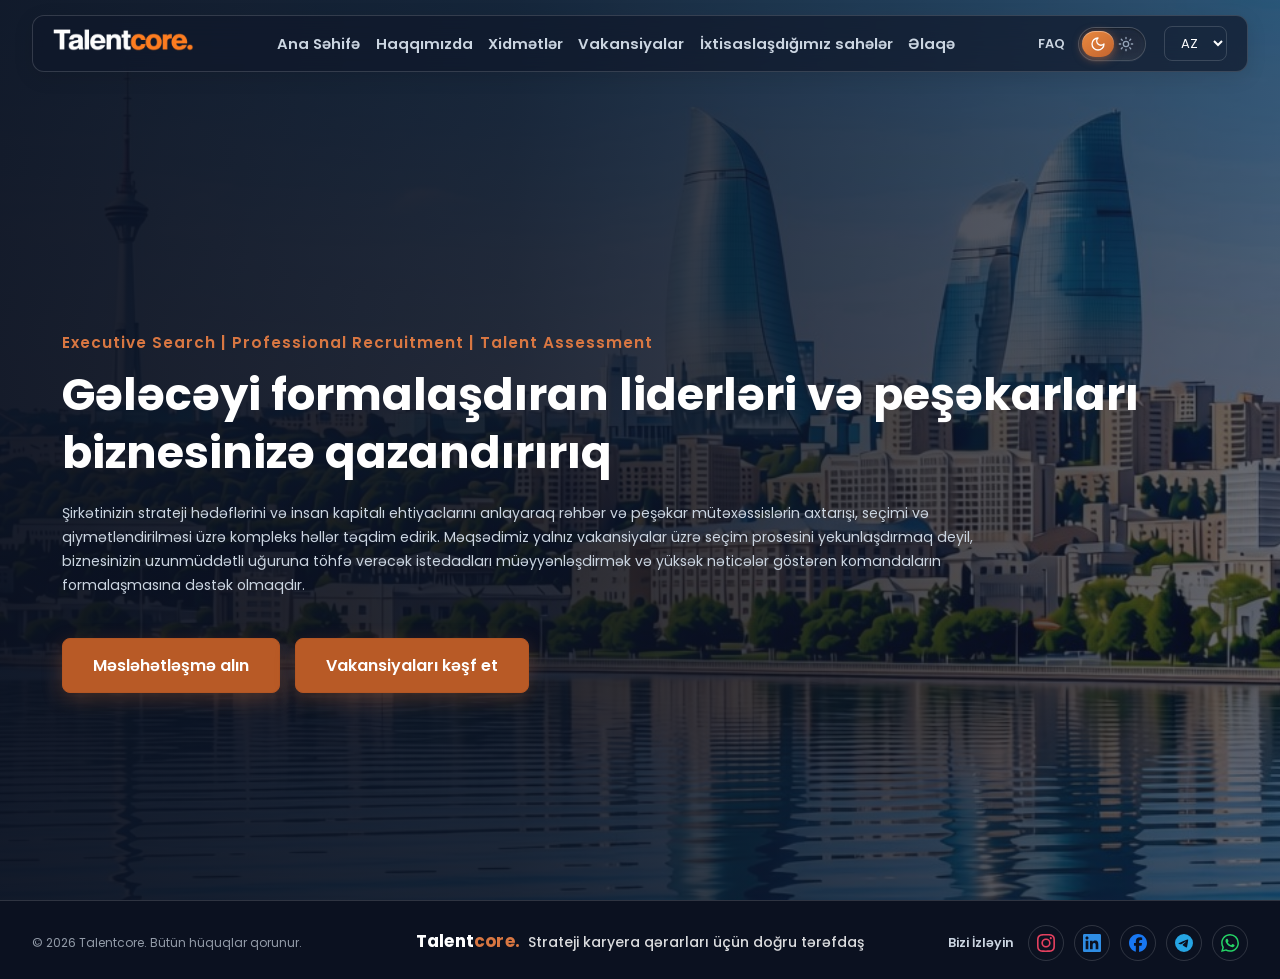
<file: index.html>
<!DOCTYPE html>
<html lang="az">
<head>
    <meta charset="UTF-8">
    <meta name="viewport" content="width=device-width, initial-scale=1.0">
    <title>Talentcore | Gələcəyin Liderlərini Tapırıq</title>
    <meta name="description" content="Talentcore — Executive Search və Professional Recruitment sahəsində ixtisaslaşmış işə qəbul agentliyi. Şirkətlər üçün doğru liderləri və peşəkarları tapırıq.">
    <meta property="og:type" content="website">
    <meta property="og:title" content="Talentcore | Gələcəyin Liderlərini Tapırıq">
    <meta property="og:description" content="Executive Search və Professional Recruitment sahəsində ixtisaslaşmış işə qəbul agentliyi.">
    <meta property="og:image" content="https://talentcore.az/og-image.png">
    <meta property="og:url" content="https://talentcore.az/">
    <link rel="canonical" href="https://talentcore.az/">
    <link rel="icon" href="favicon.png" type="image/png">
    <link rel="stylesheet" href="css/global.css">
    <link rel="stylesheet" href="css/home.css">
    <link rel="preload" href="fonts/poppins-400-latin.woff2" as="font" type="font/woff2" crossorigin>
    <link rel="preload" href="fonts/poppins-600-latin.woff2" as="font" type="font/woff2" crossorigin>
    <link rel="stylesheet" href="css/fonts.css">
</head>
<body>
    <script>
        // Tema DOM render olunmazdan əvvəl tətbiq olunur ki, səhifə açılanda
        // yanlış tema anlıq görünüb sonra dəyişməsin (FOUC problemi).
        (function () {
            var savedTheme = localStorage.getItem('theme') || 'dark';
            if (savedTheme === 'light') {
                document.body.classList.add('light-theme');
            }
        })();
    </script>

    <header class="glass-header">
        <div class="logo-container">
            <a href="index.html">
                <img src="logo.png" alt="Talentcore Logo" class="site-logo">
            </a>
        </div>
        
        <button class="hamburger" id="hamburger-btn" aria-label="Menyu" aria-expanded="false" aria-controls="nav-menu">
            <span></span>
            <span></span>
            <span></span>
        </button>

        <nav id="nav-menu">
            <ul>
                <li><a href="index.html" class="lang" data-en="Home" data-az="Ana Səhifə">Ana Səhifə</a></li>
                <li><a href="about.html" class="lang" data-en="About Us" data-az="Haqqımızda">Haqqımızda</a></li>
                <li><a href="services.html" class="lang" data-en="Services" data-az="Xidmətlər">Xidmətlər</a></li>
                <li><a href="vacancies.html" class="lang" data-en="Vacancies" data-az="Vakansiyalar">Vakansiyalar</a></li>
                <li><a href="industries.html" class="lang" data-en="Areas of Expertise" data-az="İxtisaslaşdığımız sahələr">İxtisaslaşdığımız sahələr</a></li>
                <li><a href="contact.html" class="lang" data-en="Contact" data-az="Əlaqə">Əlaqə</a></li>
            </ul>
        </nav>

        <div class="header-right" id="header-right">
            <a href="faq.html" class="header-faq-link lang" data-en="FAQ" data-az="FAQ">FAQ</a>

            <label class="theme-switch" for="theme-toggle">
                <input type="checkbox" id="theme-toggle" aria-label="Tünd / Açıq rejim">
                <span class="slider round">
                    <span class="icon sun">☀️</span>
                    <span class="icon moon">🌙</span>
                </span>
            </label>

            <select id="lang-switch" class="lang-dropdown" aria-label="Dil seçimi">
                <option value="az" selected>AZ</option>
                <option value="en">EN</option>
                <option value="ru">RU</option>
                <option value="zh">ZH</option>
            </select>
        </div>
    </header>

    <!-- Hero Bölməsi -->
    <main>
        <section class="hero-baku">
            <!-- Ortadakı Məzmun -->
            <div class="hero-content">
                <p class="tagline lang" data-en="Executive Search | Professional Recruitment | Talent Assessment" data-az="Executive Search | Professional Recruitment | Talent Assessment">Executive Search | Professional Recruitment | Talent Assessment</p>
                
                <h1 class="lang" data-en="We bring the leaders and professionals shaping the future to your business." data-az="Gələcəyi formalaşdıran liderləri və peşəkarları biznesinizə qazandırırıq">Gələcəyi formalaşdıran liderləri və peşəkarları biznesinizə qazandırırıq</h1>
                
                <p class="description lang" 
                   data-en="By understanding your company’s strategic objectives and human capital needs, we deliver comprehensive solutions for the search, selection, and assessment of executives and professional talent.<br><br>Our goal goes beyond filling vacancies. We identify talent that can contribute to your business’s long-term success and support the development of high-performing teams." 
                   data-az="Şirkətinizin strateji hədəflərini və insan kapitalı ehtiyaclarını anlayaraq rəhbər və peşəkar mütəxəssislərin axtarışı, seçimi və qiymətləndirilməsi üzrə kompleks həllər təqdim edirik. Məqsədimiz yalnız vakansiyalar üzrə seçim prosesini yekunlaşdırmaq deyil, biznesinizin uzunmüddətli uğuruna töhfə verəcək istedadları müəyyənləşdirmək və yüksək nəticələr göstərən komandaların formalaşmasına dəstək olmaqdır.">
                   Şirkətinizin strateji hədəflərini və insan kapitalı ehtiyaclarını anlayaraq rəhbər və peşəkar mütəxəssislərin axtarışı, seçimi və qiymətləndirilməsi üzrə kompleks həllər təqdim edirik. Məqsədimiz yalnız vakansiyalar üzrə seçim prosesini yekunlaşdırmaq deyil, biznesinizin uzunmüddətli uğuruna töhfə verəcək istedadları müəyyənləşdirmək və yüksək nəticələr göstərən komandaların formalaşmasına dəstək olmaqdır.
                </p>
                
                <div class="cta-buttons">
    <a href="contact.html" class="btn-primary lang" data-en="Get Consultation" data-az="Məsləhətləşmə alın">Məsləhətləşmə alın</a>
    <a href="vacancies.html" class="btn-primary lang" data-en="Explore Vacancies" data-az="Vakansiyaları kəşf et">Vakansiyaları kəşf et</a>
</div>
            </div>
        </section>
    </main>

    <footer class="site-footer">
        <div class="footer-container">

            <div class="footer-bottom">
                <!-- Aşağıdakı sosial media linkləri nümunədir (#) — real profil ünvanları ilə əvəzlənməlidir. -->
                <div class="footer-social">
                    <span class="footer-social-label lang" data-en="Follow Us" data-az="Bizi İzləyin">Bizi İzləyin</span>
                    <div class="footer-social-icons">
                        <a href="#" class="social-icon" aria-label="Instagram" target="_blank" rel="noopener">
                            <svg viewBox="0 0 24 24" fill="currentColor" aria-hidden="true"><path d="M7.0301.084c-1.2768.0602-2.1487.264-2.911.5634-.7888.3075-1.4575.72-2.1228 1.3877-.6652.6677-1.075 1.3368-1.3802 2.127-.2954.7638-.4956 1.6365-.552 2.914-.0564 1.2775-.0689 1.6882-.0626 4.947.0062 3.2586.0206 3.6671.0825 4.9473.061 1.2765.264 2.1482.5635 2.9107.308.7889.72 1.4573 1.388 2.1228.6679.6655 1.3365 1.0743 2.1285 1.38.7632.295 1.6361.4961 2.9134.552 1.2773.056 1.6884.069 4.9462.0627 3.2578-.0062 3.668-.0207 4.9478-.0814 1.28-.0607 2.147-.2652 2.9098-.5633.7889-.3086 1.4578-.72 2.1228-1.3881.665-.6682 1.0745-1.3378 1.3795-2.1284.2957-.7632.4966-1.636.552-2.9124.056-1.2809.0692-1.6898.063-4.948-.0063-3.2583-.021-3.6668-.0817-4.9465-.0607-1.2797-.264-2.1487-.5633-2.9117-.3084-.7889-.72-1.4568-1.3876-2.1228C21.2982 1.33 20.628.9208 19.8378.6165 19.074.321 18.2017.1197 16.9244.0645 15.6471.0093 15.236-.005 11.977.0014 8.718.0076 8.31.0215 7.0301.0839m.1402 21.6932c-1.17-.0509-1.8053-.2453-2.2287-.408-.5606-.216-.96-.4771-1.3819-.895-.422-.4178-.6811-.8186-.9-1.378-.1644-.4234-.3624-1.058-.4171-2.228-.0595-1.2645-.072-1.6442-.079-4.848-.007-3.2037.0053-3.583.0607-4.848.05-1.169.2456-1.805.408-2.2282.216-.5613.4762-.96.895-1.3816.4188-.4217.8184-.6814 1.3783-.9003.423-.1651 1.0575-.3614 2.227-.4171 1.2655-.06 1.6447-.072 4.848-.079 3.2033-.007 3.5835.005 4.8495.0608 1.169.0508 1.8053.2445 2.228.408.5608.216.96.4754 1.3816.895.4217.4194.6816.8176.9005 1.3787.1653.4217.3617 1.056.4169 2.2263.0602 1.2655.0739 1.645.0796 4.848.0058 3.203-.0055 3.5834-.061 4.848-.051 1.17-.245 1.8055-.408 2.2294-.216.5604-.4763.96-.8954 1.3814-.419.4215-.8181.6811-1.3783.9-.4224.1649-1.0577.3617-2.2262.4174-1.2656.0595-1.6448.072-4.8493.079-3.2045.007-3.5825-.006-4.848-.0608M16.953 5.5864A1.44 1.44 0 1 0 18.39 4.144a1.44 1.44 0 0 0-1.437 1.4424M5.8385 12.012c.0067 3.4032 2.7706 6.1557 6.173 6.1493 3.4026-.0065 6.157-2.7701 6.1506-6.1733-.0065-3.4032-2.771-6.1565-6.174-6.1498-3.403.0067-6.156 2.771-6.1496 6.1738M8 12.0077a4 4 0 1 1 4.008 3.9921A3.9996 3.9996 0 0 1 8 12.0077"/></svg>
                        </a>
                        <a href="#" class="social-icon" aria-label="LinkedIn" target="_blank" rel="noopener">
                            <svg viewBox="0 0 24 24" fill="currentColor" aria-hidden="true"><path d="M20.447 20.452h-3.554v-5.569c0-1.328-.027-3.037-1.852-3.037-1.853 0-2.136 1.445-2.136 2.939v5.667H9.351V9h3.414v1.561h.046c.477-.9 1.637-1.85 3.37-1.85 3.601 0 4.267 2.37 4.267 5.455v6.286zM5.337 7.433c-1.144 0-2.063-.926-2.063-2.065 0-1.138.92-2.063 2.063-2.063 1.14 0 2.064.925 2.064 2.063 0 1.139-.925 2.065-2.064 2.065zm1.782 13.019H3.555V9h3.564v11.452zM22.225 0H1.771C.792 0 0 .774 0 1.729v20.542C0 23.227.792 24 1.771 24h20.451C23.2 24 24 23.227 24 22.271V1.729C24 .774 23.2 0 22.222 0h.003z"/></svg>
                        </a>
                        <a href="#" class="social-icon" aria-label="Facebook" target="_blank" rel="noopener">
                            <svg viewBox="0 0 24 24" fill="currentColor" aria-hidden="true"><path d="M9.101 23.691v-7.98H6.627v-3.667h2.474v-1.58c0-4.085 1.848-5.978 5.858-5.978.401 0 .955.042 1.468.103a8.68 8.68 0 0 1 1.141.195v3.325a8.623 8.623 0 0 0-.653-.036 26.805 26.805 0 0 0-.733-.009c-.707 0-1.259.096-1.675.309a1.686 1.686 0 0 0-.679.622c-.258.42-.374.995-.374 1.752v1.297h3.919l-.386 2.103-.287 1.564h-3.246v8.245C19.396 23.238 24 18.179 24 12.044c0-6.627-5.373-12-12-12s-12 5.373-12 12c0 5.628 3.874 10.35 9.101 11.647Z"/></svg>
                        </a>
                        <a href="#" class="social-icon" aria-label="Telegram" target="_blank" rel="noopener">
                            <svg viewBox="0 0 24 24" fill="currentColor" aria-hidden="true"><path d="M11.944 0A12 12 0 0 0 0 12a12 12 0 0 0 12 12 12 12 0 0 0 12-12A12 12 0 0 0 12 0a12 12 0 0 0-.056 0zm4.962 7.224c.1-.002.321.023.465.14a.506.506 0 0 1 .171.325c.016.093.036.306.02.472-.18 1.898-.962 6.502-1.36 8.627-.168.9-.499 1.201-.82 1.23-.696.065-1.225-.46-1.9-.902-1.056-.693-1.653-1.124-2.678-1.8-1.185-.78-.417-1.21.258-1.91.177-.184 3.247-2.977 3.307-3.23.007-.032.014-.15-.056-.212s-.174-.041-.249-.024c-.106.024-1.793 1.14-5.061 3.345-.48.33-.913.49-1.302.48-.428-.008-1.252-.241-1.865-.44-.752-.245-1.349-.374-1.297-.789.027-.216.325-.437.893-.663 3.498-1.524 5.83-2.529 6.998-3.014 3.332-1.386 4.025-1.627 4.476-1.635z"/></svg>
                        </a>
                        <a href="#" class="social-icon" aria-label="WhatsApp" target="_blank" rel="noopener">
                            <svg viewBox="0 0 24 24" fill="currentColor" aria-hidden="true"><path d="M17.472 14.382c-.297-.149-1.758-.867-2.03-.967-.273-.099-.471-.148-.67.15-.197.297-.767.966-.94 1.164-.173.199-.347.223-.644.075-.297-.15-1.255-.463-2.39-1.475-.883-.788-1.48-1.761-1.653-2.059-.173-.297-.018-.458.13-.606.134-.133.298-.347.446-.52.149-.174.198-.298.298-.497.099-.198.05-.371-.025-.52-.075-.149-.669-1.612-.916-2.207-.242-.579-.487-.5-.669-.51-.173-.008-.371-.01-.57-.01-.198 0-.52.074-.792.372-.272.297-1.04 1.016-1.04 2.479 0 1.462 1.065 2.875 1.213 3.074.149.198 2.096 3.2 5.077 4.487.709.306 1.262.489 1.694.625.712.227 1.36.195 1.871.118.571-.085 1.758-.719 2.006-1.413.248-.694.248-1.289.173-1.413-.074-.124-.272-.198-.57-.347m-5.421 7.403h-.004a9.87 9.87 0 01-5.031-1.378l-.361-.214-3.741.982.998-3.648-.235-.374a9.86 9.86 0 01-1.51-5.26c.001-5.45 4.436-9.884 9.888-9.884 2.64 0 5.122 1.03 6.988 2.898a9.825 9.825 0 012.893 6.994c-.003 5.45-4.437 9.884-9.885 9.884m8.413-18.297A11.815 11.815 0 0012.05 0C5.495 0 .16 5.335.157 11.892c0 2.096.547 4.142 1.588 5.945L.057 24l6.305-1.654a11.882 11.882 0 005.683 1.448h.005c6.554 0 11.89-5.335 11.893-11.893a11.821 11.821 0 00-3.48-8.413Z"/></svg>
                        </a>
                    </div>
                </div>
            </div>

            <div class="footer-left">
                <div class="footer-tagline">
                    <strong class="footer-tagline-brand"><span class="footer-brand-talent">Talent</span>core.</strong>
                    <span class="footer-tagline-text lang" data-en="The right partner for strategic career decisions" data-az="Strateji karyera qərarları üçün doğru tərəfdaş">Strateji karyera qərarları üçün doğru tərəfdaş</span>
                </div>
                <div class="footer-copyright">
                    <p>&copy; 2026 Talentcore. <span class="lang" data-en="All rights reserved." data-az="Bütün hüquqlar qorunur.">Bütün hüquqlar qorunur.</span></p>
                </div>
            </div>

        </div>
    </footer>

    <script src="js/translations.js"></script>
    <script src="js/main.js"></script>
    <script src="js/site-settings.js"></script>
</body>
</html>
</file>
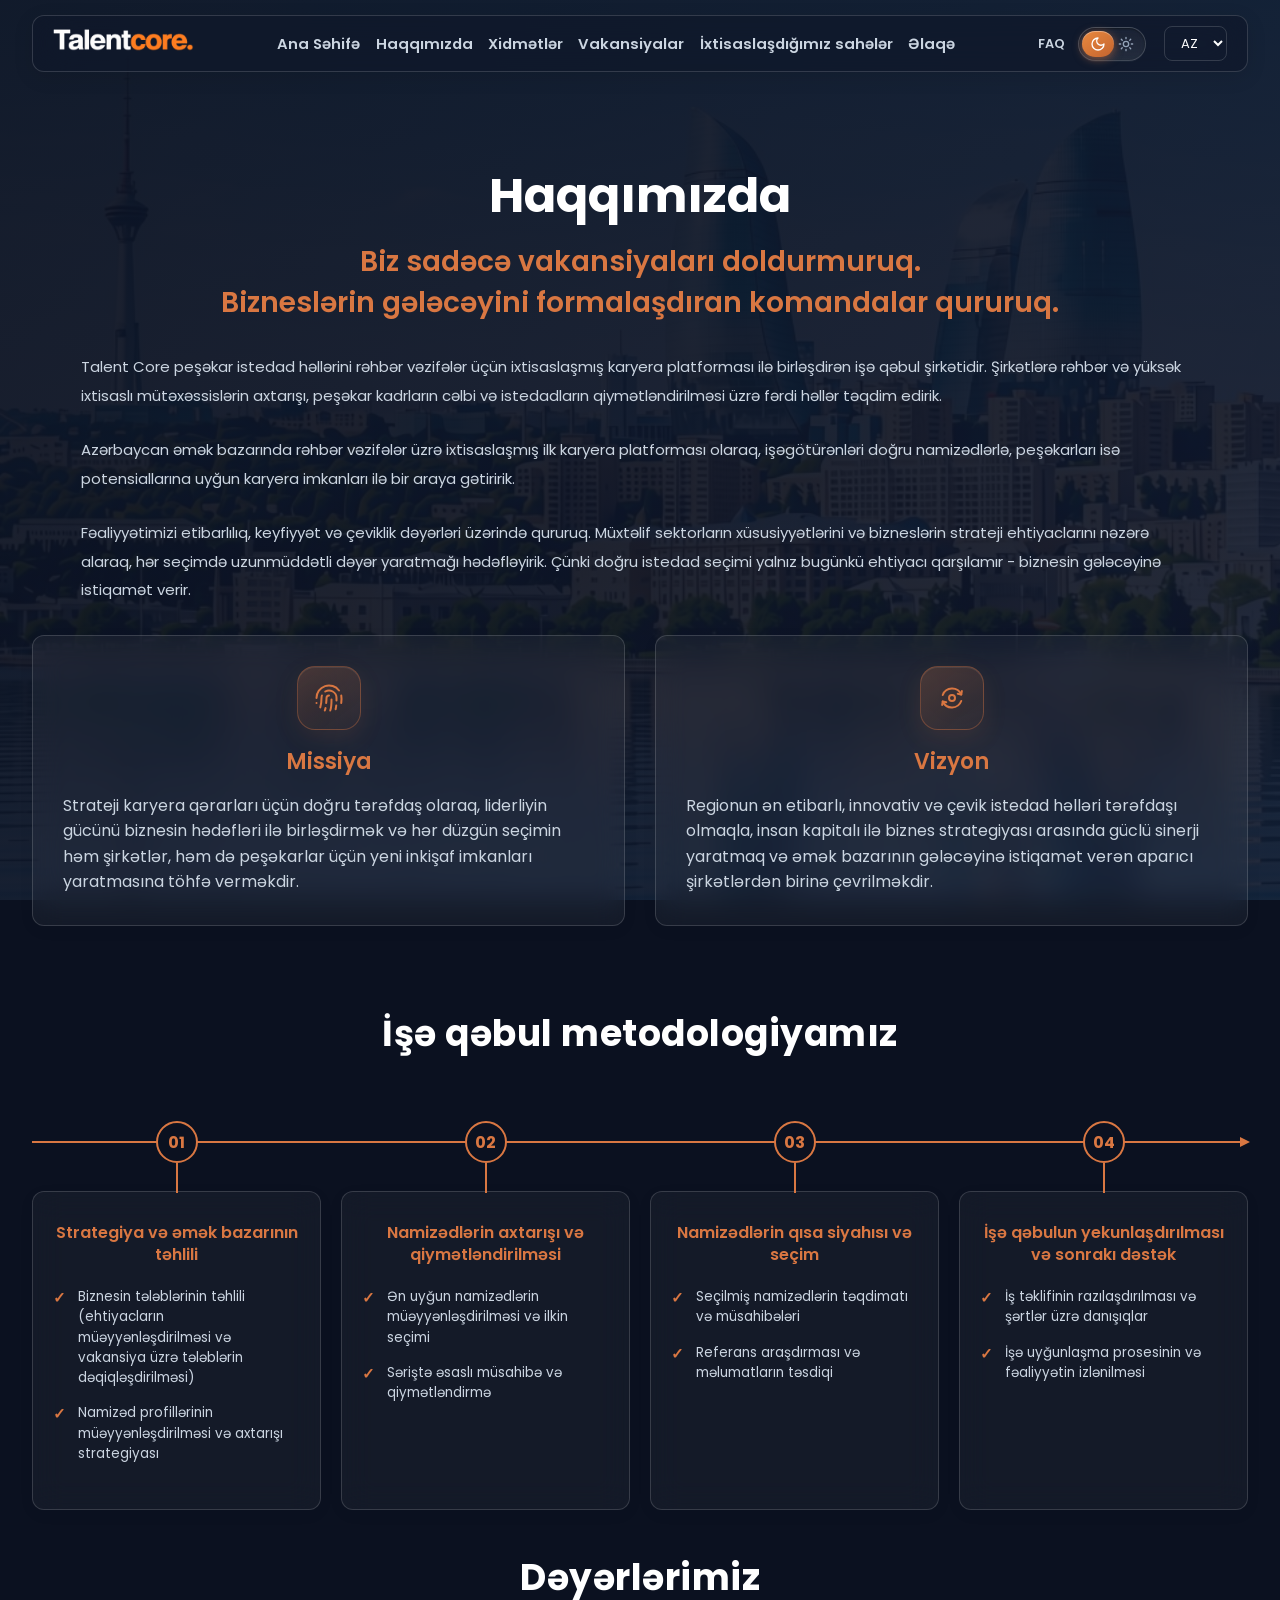
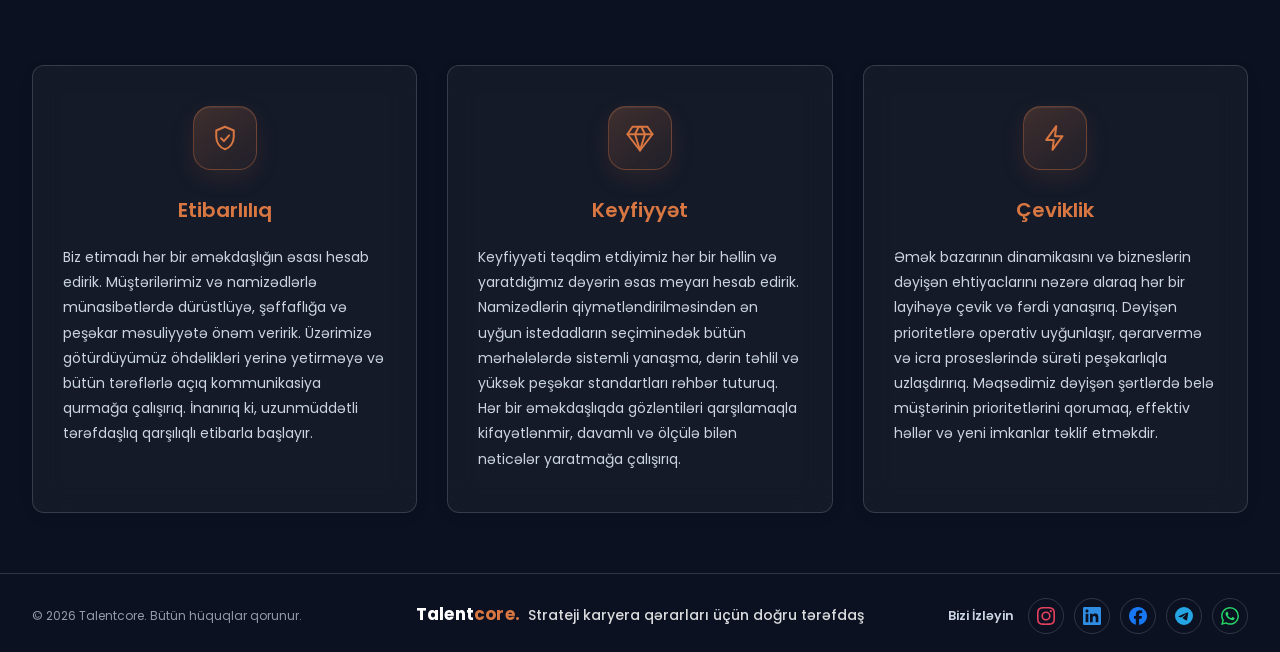
<file: about.html>
<!DOCTYPE html>
<html lang="az">
<head>
    <meta charset="UTF-8">
    <meta name="viewport" content="width=device-width, initial-scale=1.0">
    <title>Talentcore | Haqqımızda</title>
    <meta name="description" content="Talentcore-un missiyası, vizyonu, işə qəbul metodologiyası və dəyərləri ilə tanış olun — biznesləri doğru istedadlarla birləşdiririk.">
    <meta property="og:type" content="website">
    <meta property="og:title" content="Talentcore | Haqqımızda">
    <meta property="og:description" content="Talentcore-un missiyası, vizyonu, işə qəbul metodologiyası və dəyərləri ilə tanış olun.">
    <meta property="og:image" content="https://talentcore.az/og-image.png">
    <meta property="og:url" content="https://talentcore.az/about.html">
    <link rel="canonical" href="https://talentcore.az/about.html">
    <link rel="icon" href="favicon.png" type="image/png">
    <link rel="stylesheet" href="css/global.css">
    <link rel="stylesheet" href="css/about.css">
    <link rel="preload" href="fonts/poppins-400-latin.woff2" as="font" type="font/woff2" crossorigin>
    <link rel="preload" href="fonts/poppins-600-latin.woff2" as="font" type="font/woff2" crossorigin>
    <link rel="stylesheet" href="css/fonts.css">
</head>
<body>
    <script>
        // Tema DOM render olunmazdan əvvəl tətbiq olunur ki, səhifə açılanda
        // yanlış tema anlıq görünüb sonra dəyişməsin (FOUC problemi).
        (function () {
            var savedTheme = localStorage.getItem('theme') || 'dark';
            if (savedTheme === 'light') {
                document.body.classList.add('light-theme');
            }
        })();
    </script>

    <!-- Standart Header -->
    <header class="glass-header">
        <div class="logo-container">
            <a href="index.html">
                <img src="logo.png" alt="Talentcore Logo" class="site-logo">
            </a>
        </div>
        
        <button class="hamburger" id="hamburger-btn" aria-label="Menyu" aria-expanded="false" aria-controls="nav-menu">
            <span></span>
            <span></span>
            <span></span>
        </button>

        <nav id="nav-menu">
            <ul>
                <li><a href="index.html" class="lang" data-en="Home" data-az="Ana Səhifə">Ana Səhifə</a></li>
                <li><a href="about.html" class="lang" data-en="About Us" data-az="Haqqımızda">Haqqımızda</a></li>
                <li><a href="services.html" class="lang" data-en="Services" data-az="Xidmətlər">Xidmətlər</a></li>
                <li><a href="vacancies.html" class="lang" data-en="Vacancies" data-az="Vakansiyalar">Vakansiyalar</a></li>
                <li><a href="industries.html" class="lang" data-en="Areas of Expertise" data-az="İxtisaslaşdığımız sahələr">İxtisaslaşdığımız sahələr</a></li>
                <li><a href="contact.html" class="lang" data-en="Contact" data-az="Əlaqə">Əlaqə</a></li>
            </ul>
        </nav>

        <div class="header-right" id="header-right">
            <a href="faq.html" class="header-faq-link lang" data-en="FAQ" data-az="FAQ">FAQ</a>

            <label class="theme-switch" for="theme-toggle">
                <input type="checkbox" id="theme-toggle" aria-label="Tünd / Açıq rejim">
                <span class="slider round">
                    <span class="icon sun">☀️</span>
                    <span class="icon moon">🌙</span>
                </span>
            </label>
            <select id="lang-switch" class="lang-dropdown" aria-label="Dil seçimi">
                <option value="az" selected>AZ</option>
                <option value="en">EN</option>
                <option value="ru">RU</option>
                <option value="zh">ZH</option>
            </select>
        </div>
    </header>

    <main class="about-page">
        <!-- Başlıq və Sitat -->
        <section class="about-hero">
            <h1 class="lang" data-en="About Us" data-az="Haqqımızda">Haqqımızda</h1>
            <h2 class="quote lang" data-en="We don't just fill vacancies.<br>We build teams that shape the future of businesses." data-az="Biz sadəcə vakansiyaları doldurmuruq.<br>Bizneslərin gələcəyini formalaşdıran komandalar qururuq.">Biz sadəcə vakansiyaları doldurmuruq.<br>Bizneslərin gələcəyini formalaşdıran komandalar qururuq.</h2>
            <p class="about-desc lang" data-az="Talent Core peşəkar istedad həllərini rəhbər vəzifələr üçün ixtisaslaşmış karyera platforması ilə birləşdirən işə qəbul şirkətidir. Şirkətlərə rəhbər və yüksək ixtisaslı mütəxəssislərin axtarışı, peşəkar kadrların cəlbi və istedadların qiymətləndirilməsi üzrə fərdi həllər təqdim edirik.">Talent Core peşəkar istedad həllərini rəhbər vəzifələr üçün ixtisaslaşmış karyera platforması ilə birləşdirən işə qəbul şirkətidir. Şirkətlərə rəhbər və yüksək ixtisaslı mütəxəssislərin axtarışı, peşəkar kadrların cəlbi və istedadların qiymətləndirilməsi üzrə fərdi həllər təqdim edirik.</p>
            <p class="about-desc lang" data-az="Azərbaycan əmək bazarında rəhbər vəzifələr üzrə ixtisaslaşmış ilk karyera platforması olaraq, işəgötürənləri doğru namizədlərlə, peşəkarları isə potensiallarına uyğun karyera imkanları ilə bir araya gətiririk.">Azərbaycan əmək bazarında rəhbər vəzifələr üzrə ixtisaslaşmış ilk karyera platforması olaraq, işəgötürənləri doğru namizədlərlə, peşəkarları isə potensiallarına uyğun karyera imkanları ilə bir araya gətiririk.</p>
            <p class="about-desc lang" data-az="Fəaliyyətimizi etibarlılıq, keyfiyyət və çeviklik dəyərləri üzərində qururuq. Müxtəlif sektorların xüsusiyyətlərini və bizneslərin strateji ehtiyaclarını nəzərə alaraq, hər seçimdə uzunmüddətli dəyər yaratmağı hədəfləyirik. Çünki doğru istedad seçimi yalnız bugünkü ehtiyacı qarşılamır - biznesin gələcəyinə istiqamət verir.">Fəaliyyətimizi etibarlılıq, keyfiyyət və çeviklik dəyərləri üzərində qururuq. Müxtəlif sektorların xüsusiyyətlərini və bizneslərin strateji ehtiyaclarını nəzərə alaraq, hər seçimdə uzunmüddətli dəyər yaratmağı hədəfləyirik. Çünki doğru istedad seçimi yalnız bugünkü ehtiyacı qarşılamır - biznesin gələcəyinə istiqamət verir.</p>
        </section>

        <!-- Missiya və Vizyon -->
        <section class="mission-vision-section">
            <div class="mv-grid">
                <div class="mv-card glass-effect">
                    <div class="mv-icon"><svg viewBox="0 0 24 24" fill="none" stroke="currentColor" stroke-width="1.6" stroke-linecap="round" stroke-linejoin="round" aria-hidden="true"><path d="M12 10a2 2 0 0 0-2 2c0 1.02-.1 2.51-.26 4"/><path d="M14 13.12c0 2.38 0 6.38-1 8.88"/><path d="M17.29 21.02c.12-.6.43-2.3.5-3.02"/><path d="M2 12a10 10 0 0 1 18-6"/><path d="M2 16h.01"/><path d="M21.8 16c.2-2 .131-5.354 0-6"/><path d="M5 19.5C5.5 18 6 15 6 12a6 6 0 0 1 .34-2"/><path d="M8.65 22c.21-.66.45-1.32.57-2"/><path d="M9 6.8a6 6 0 0 1 9 5.2v2"/></svg></div>
                    <h3 class="lang" data-az="Missiya">Missiya</h3>
                    <p class="lang" data-az="Strateji karyera qərarları üçün doğru tərəfdaş olaraq, liderliyin gücünü biznesin hədəfləri ilə birləşdirmək və hər düzgün seçimin həm şirkətlər, həm də peşəkarlar üçün yeni inkişaf imkanları yaratmasına töhfə verməkdir.">Strateji karyera qərarları üçün doğru tərəfdaş olaraq, liderliyin gücünü biznesin hədəfləri ilə birləşdirmək və hər düzgün seçimin həm şirkətlər, həm də peşəkarlar üçün yeni inkişaf imkanları yaratmasına töhfə verməkdir.</p>
                </div>
                <div class="mv-card glass-effect">
                    <div class="mv-icon"><svg viewBox="0 0 24 24" fill="none" stroke="currentColor" stroke-width="1.6" stroke-linecap="round" stroke-linejoin="round" aria-hidden="true"><circle cx="12" cy="12" r="2.4"/><path d="M4.6 9.6A8 8 0 0 1 19.4 9.2"/><path d="M19.4 14.4A8 8 0 0 1 4.6 14.8"/><path d="M16.6 8.6l2.8.6.5-2.8"/><path d="M7.4 15.4l-2.8-.6-.5 2.8"/></svg></div>
                    <h3 class="lang" data-az="Vizyon">Vizyon</h3>
                    <p class="lang" data-az="Regionun ən etibarlı, innovativ və çevik istedad həlləri tərəfdaşı olmaqla, insan kapitalı ilə biznes strategiyası arasında güclü sinerji yaratmaq və əmək bazarının gələcəyinə istiqamət verən aparıcı şirkətlərdən birinə çevrilməkdir.">Regionun ən etibarlı, innovativ və çevik istedad həlləri tərəfdaşı olmaqla, insan kapitalı ilə biznes strategiyası arasında güclü sinerji yaratmaq və əmək bazarının gələcəyinə istiqamət verən aparıcı şirkətlərdən birinə çevrilməkdir.</p>
                </div>
            </div>
        </section>

        <!-- Metodologiya -->
        <section class="methodology-section">
            <h2 class="section-title centered-title lang" data-az="İşə qəbul metodologiyamız">İşə qəbul metodologiyamız</h2>
            
            <div class="horizontal-roadmap">
                <div class="horizontal-line"></div>
                
                <div class="roadmap-step">
                    <div class="step-circle">01</div>
                    <div class="process-card glass-effect">
                        <h3 class="lang" data-az="Strategiya və əmək bazarının təhlili" data-en="Strategy & Market Intelligence">Strategiya və əmək bazarının təhlili</h3>
                        <ul>
                            <li><span class="tick">✓</span> <span class="lang" data-az="Biznesin tələblərinin təhlili (ehtiyacların müəyyənləşdirilməsi və vakansiya üzrə tələblərin dəqiqləşdirilməsi)" data-en="Business Understanding (Need Analysis & Job Briefing)">Biznesin tələblərinin təhlili (ehtiyacların müəyyənləşdirilməsi və vakansiya üzrə tələblərin dəqiqləşdirilməsi)</span></li>
                            <li><span class="tick">✓</span> <span class="lang" data-az="Namizəd profillərinin müəyyənləşdirilməsi və axtarışı strategiyası" data-en="Talent Mapping & Sourcing Strategy">Namizəd profillərinin müəyyənləşdirilməsi və axtarışı strategiyası</span></li>
                        </ul>
                    </div>
                </div>

                <div class="roadmap-step">
                    <div class="step-circle">02</div>
                    <div class="process-card glass-effect">
                        <h3 class="lang" data-az="Namizədlərin axtarışı və qiymətləndirilməsi" data-en="Search & Assessment">Namizədlərin axtarışı və qiymətləndirilməsi</h3>
                        <ul>
                            <li><span class="tick">✓</span> <span class="lang" data-az="Ən uyğun namizədlərin müəyyənləşdirilməsi və ilkin seçimi" data-en="Targeted Search & Candidate Screening">Ən uyğun namizədlərin müəyyənləşdirilməsi və ilkin seçimi</span></li>
                            <li><span class="tick">✓</span> <span class="lang" data-az="Səriştə əsaslı müsahibə və qiymətləndirmə" data-en="Competency-Based Interview & Assessment">Səriştə əsaslı müsahibə və qiymətləndirmə</span></li>
                        </ul>
                    </div>
                </div>

                <div class="roadmap-step">
                    <div class="step-circle">03</div>
                    <div class="process-card glass-effect">
                        <h3 class="lang" data-az="Namizədlərin qısa siyahısı və seçim" data-en="Shortlisting & Client Selection">Namizədlərin qısa siyahısı və seçim</h3>
                        <ul>
                            <li><span class="tick">✓</span> <span class="lang" data-az="Seçilmiş namizədlərin təqdimatı və müsahibələri" data-en="Shortlist Presentation & Client Interviews">Seçilmiş namizədlərin təqdimatı və müsahibələri</span></li>
                            <li><span class="tick">✓</span> <span class="lang" data-az="Referans araşdırması və məlumatların təsdiqi" data-en="Reference Checks & Due Diligence">Referans araşdırması və məlumatların təsdiqi</span></li>
                        </ul>
                    </div>
                </div>

                <div class="roadmap-step">
                    <div class="step-circle">04</div>
                    <div class="process-card glass-effect">
                        <h3 class="lang" data-az="İşə qəbulun yekunlaşdırılması və sonrakı dəstək" data-en="Offer & Post-Placement Support">İşə qəbulun yekunlaşdırılması və sonrakı dəstək</h3>
                        <ul>
                            <li><span class="tick">✓</span> <span class="lang" data-az="İş təklifinin razılaşdırılması və şərtlər üzrə danışıqlar" data-en="Offer Management & Negotiation">İş təklifinin razılaşdırılması və şərtlər üzrə danışıqlar</span></li>
                            <li><span class="tick">✓</span> <span class="lang" data-az="İşə uyğunlaşma prosesinin və fəaliyyətin izlənilməsi" data-en="Onboarding Support & Retention Follow-up">İşə uyğunlaşma prosesinin və fəaliyyətin izlənilməsi</span></li>
                        </ul>
                    </div>
                </div>
            </div>
        </section>
    <div style="height: 40px; width: 100%;"></div>
        <!-- Dəyərlərimiz -->
        <section class="values-section">
            <h2 class="section-title centered-title lang" data-az="Dəyərlərimiz">Dəyərlərimiz</h2>
            <div class="values-grid">
                <div class="value-card glass-effect">
                    <div class="val-icon"><svg viewBox="0 0 24 24" fill="none" stroke="currentColor" stroke-width="1.6" stroke-linecap="round" stroke-linejoin="round" aria-hidden="true"><path d="M12 3l7 3v5c0 4.8-3 8.9-7 10-4-1.1-7-5.2-7-10V6l7-3z"/><path d="M8.8 12.2l2.3 2.3 4.2-4.6"/></svg></div>
                    <h3 class="lang" data-az="Etibarlılıq">Etibarlılıq</h3>
                    <p class="lang" data-az="Biz etimadı hər bir əməkdaşlığın əsası hesab edirik. Müştərilərimiz və namizədlərlə münasibətlərdə dürüstlüyə, şəffaflığa və peşəkar məsuliyyətə önəm veririk. Üzərimizə götürdüyümüz öhdəlikləri yerinə yetirməyə və bütün tərəflərlə açıq kommunikasiya qurmağa çalışırıq. İnanırıq ki, uzunmüddətli tərəfdaşlıq qarşılıqlı etibarla başlayır.">Biz etimadı hər bir əməkdaşlığın əsası hesab edirik. Müştərilərimiz və namizədlərlə münasibətlərdə dürüstlüyə, şəffaflığa və peşəkar məsuliyyətə önəm veririk. Üzərimizə götürdüyümüz öhdəlikləri yerinə yetirməyə və bütün tərəflərlə açıq kommunikasiya qurmağa çalışırıq. İnanırıq ki, uzunmüddətli tərəfdaşlıq qarşılıqlı etibarla başlayır.</p>
                </div>
                <div class="value-card glass-effect">
                    <div class="val-icon"><svg viewBox="0 0 24 24" fill="none" stroke="currentColor" stroke-width="1.6" stroke-linecap="round" stroke-linejoin="round" aria-hidden="true"><path d="M6 3h12l4 6-10 13L2 9z"/><path d="M11 3L8 9l4 13 4-13-3-6"/><path d="M2 9h20"/></svg></div>
                    <h3 class="lang" data-az="Keyfiyyət">Keyfiyyət</h3>
                    <p class="lang" data-az="Keyfiyyəti təqdim etdiyimiz hər bir həllin və yaratdığımız dəyərin əsas meyarı hesab edirik. Namizədlərin qiymətləndirilməsindən ən uyğun istedadların seçiminədək bütün mərhələlərdə sistemli yanaşma, dərin təhlil və yüksək peşəkar standartları rəhbər tuturuq. Hər bir əməkdaşlıqda gözləntiləri qarşılamaqla kifayətlənmir, davamlı və ölçülə bilən nəticələr yaratmağa çalışırıq.">Keyfiyyəti təqdim etdiyimiz hər bir həllin və yaratdığımız dəyərin əsas meyarı hesab edirik. Namizədlərin qiymətləndirilməsindən ən uyğun istedadların seçiminədək bütün mərhələlərdə sistemli yanaşma, dərin təhlil və yüksək peşəkar standartları rəhbər tuturuq. Hər bir əməkdaşlıqda gözləntiləri qarşılamaqla kifayətlənmir, davamlı və ölçülə bilən nəticələr yaratmağa çalışırıq.</p>
                </div>
                <div class="value-card glass-effect">
                    <div class="val-icon"><svg viewBox="0 0 24 24" fill="none" stroke="currentColor" stroke-width="1.6" stroke-linecap="round" stroke-linejoin="round" aria-hidden="true"><path d="M13 2.5L5 13.5h6l-1 8 8-11h-6l1-8z"/></svg></div>
                    <h3 class="lang" data-az="Çeviklik">Çeviklik</h3>
                    <p class="lang" data-az="Əmək bazarının dinamikasını və bizneslərin dəyişən ehtiyaclarını nəzərə alaraq hər bir layihəyə çevik və fərdi yanaşırıq. Dəyişən prioritetlərə operativ uyğunlaşır, qərarvermə və icra proseslərində sürəti peşəkarlıqla uzlaşdırırıq. Məqsədimiz dəyişən şərtlərdə belə müştərinin prioritetlərini qorumaq, effektiv həllər və yeni imkanlar təklif etməkdir.">Əmək bazarının dinamikasını və bizneslərin dəyişən ehtiyaclarını nəzərə alaraq hər bir layihəyə çevik və fərdi yanaşırıq. Dəyişən prioritetlərə operativ uyğunlaşır, qərarvermə və icra proseslərində sürəti peşəkarlıqla uzlaşdırırıq. Məqsədimiz dəyişən şərtlərdə belə müştərinin prioritetlərini qorumaq, effektiv həllər və yeni imkanlar təklif etməkdir.</p>
                </div>
            </div>
        </section>
    </main>

    <footer class="site-footer">
        <div class="footer-container">

            <div class="footer-bottom">
                <!-- Aşağıdakı sosial media linkləri nümunədir (#) — real profil ünvanları ilə əvəzlənməlidir. -->
                <div class="footer-social">
                    <span class="footer-social-label lang" data-en="Follow Us" data-az="Bizi İzləyin">Bizi İzləyin</span>
                    <div class="footer-social-icons">
                        <a href="#" class="social-icon" aria-label="Instagram" target="_blank" rel="noopener">
                            <svg viewBox="0 0 24 24" fill="currentColor" aria-hidden="true"><path d="M7.0301.084c-1.2768.0602-2.1487.264-2.911.5634-.7888.3075-1.4575.72-2.1228 1.3877-.6652.6677-1.075 1.3368-1.3802 2.127-.2954.7638-.4956 1.6365-.552 2.914-.0564 1.2775-.0689 1.6882-.0626 4.947.0062 3.2586.0206 3.6671.0825 4.9473.061 1.2765.264 2.1482.5635 2.9107.308.7889.72 1.4573 1.388 2.1228.6679.6655 1.3365 1.0743 2.1285 1.38.7632.295 1.6361.4961 2.9134.552 1.2773.056 1.6884.069 4.9462.0627 3.2578-.0062 3.668-.0207 4.9478-.0814 1.28-.0607 2.147-.2652 2.9098-.5633.7889-.3086 1.4578-.72 2.1228-1.3881.665-.6682 1.0745-1.3378 1.3795-2.1284.2957-.7632.4966-1.636.552-2.9124.056-1.2809.0692-1.6898.063-4.948-.0063-3.2583-.021-3.6668-.0817-4.9465-.0607-1.2797-.264-2.1487-.5633-2.9117-.3084-.7889-.72-1.4568-1.3876-2.1228C21.2982 1.33 20.628.9208 19.8378.6165 19.074.321 18.2017.1197 16.9244.0645 15.6471.0093 15.236-.005 11.977.0014 8.718.0076 8.31.0215 7.0301.0839m.1402 21.6932c-1.17-.0509-1.8053-.2453-2.2287-.408-.5606-.216-.96-.4771-1.3819-.895-.422-.4178-.6811-.8186-.9-1.378-.1644-.4234-.3624-1.058-.4171-2.228-.0595-1.2645-.072-1.6442-.079-4.848-.007-3.2037.0053-3.583.0607-4.848.05-1.169.2456-1.805.408-2.2282.216-.5613.4762-.96.895-1.3816.4188-.4217.8184-.6814 1.3783-.9003.423-.1651 1.0575-.3614 2.227-.4171 1.2655-.06 1.6447-.072 4.848-.079 3.2033-.007 3.5835.005 4.8495.0608 1.169.0508 1.8053.2445 2.228.408.5608.216.96.4754 1.3816.895.4217.4194.6816.8176.9005 1.3787.1653.4217.3617 1.056.4169 2.2263.0602 1.2655.0739 1.645.0796 4.848.0058 3.203-.0055 3.5834-.061 4.848-.051 1.17-.245 1.8055-.408 2.2294-.216.5604-.4763.96-.8954 1.3814-.419.4215-.8181.6811-1.3783.9-.4224.1649-1.0577.3617-2.2262.4174-1.2656.0595-1.6448.072-4.8493.079-3.2045.007-3.5825-.006-4.848-.0608M16.953 5.5864A1.44 1.44 0 1 0 18.39 4.144a1.44 1.44 0 0 0-1.437 1.4424M5.8385 12.012c.0067 3.4032 2.7706 6.1557 6.173 6.1493 3.4026-.0065 6.157-2.7701 6.1506-6.1733-.0065-3.4032-2.771-6.1565-6.174-6.1498-3.403.0067-6.156 2.771-6.1496 6.1738M8 12.0077a4 4 0 1 1 4.008 3.9921A3.9996 3.9996 0 0 1 8 12.0077"/></svg>
                        </a>
                        <a href="#" class="social-icon" aria-label="LinkedIn" target="_blank" rel="noopener">
                            <svg viewBox="0 0 24 24" fill="currentColor" aria-hidden="true"><path d="M20.447 20.452h-3.554v-5.569c0-1.328-.027-3.037-1.852-3.037-1.853 0-2.136 1.445-2.136 2.939v5.667H9.351V9h3.414v1.561h.046c.477-.9 1.637-1.85 3.37-1.85 3.601 0 4.267 2.37 4.267 5.455v6.286zM5.337 7.433c-1.144 0-2.063-.926-2.063-2.065 0-1.138.92-2.063 2.063-2.063 1.14 0 2.064.925 2.064 2.063 0 1.139-.925 2.065-2.064 2.065zm1.782 13.019H3.555V9h3.564v11.452zM22.225 0H1.771C.792 0 0 .774 0 1.729v20.542C0 23.227.792 24 1.771 24h20.451C23.2 24 24 23.227 24 22.271V1.729C24 .774 23.2 0 22.222 0h.003z"/></svg>
                        </a>
                        <a href="#" class="social-icon" aria-label="Facebook" target="_blank" rel="noopener">
                            <svg viewBox="0 0 24 24" fill="currentColor" aria-hidden="true"><path d="M9.101 23.691v-7.98H6.627v-3.667h2.474v-1.58c0-4.085 1.848-5.978 5.858-5.978.401 0 .955.042 1.468.103a8.68 8.68 0 0 1 1.141.195v3.325a8.623 8.623 0 0 0-.653-.036 26.805 26.805 0 0 0-.733-.009c-.707 0-1.259.096-1.675.309a1.686 1.686 0 0 0-.679.622c-.258.42-.374.995-.374 1.752v1.297h3.919l-.386 2.103-.287 1.564h-3.246v8.245C19.396 23.238 24 18.179 24 12.044c0-6.627-5.373-12-12-12s-12 5.373-12 12c0 5.628 3.874 10.35 9.101 11.647Z"/></svg>
                        </a>
                        <a href="#" class="social-icon" aria-label="Telegram" target="_blank" rel="noopener">
                            <svg viewBox="0 0 24 24" fill="currentColor" aria-hidden="true"><path d="M11.944 0A12 12 0 0 0 0 12a12 12 0 0 0 12 12 12 12 0 0 0 12-12A12 12 0 0 0 12 0a12 12 0 0 0-.056 0zm4.962 7.224c.1-.002.321.023.465.14a.506.506 0 0 1 .171.325c.016.093.036.306.02.472-.18 1.898-.962 6.502-1.36 8.627-.168.9-.499 1.201-.82 1.23-.696.065-1.225-.46-1.9-.902-1.056-.693-1.653-1.124-2.678-1.8-1.185-.78-.417-1.21.258-1.91.177-.184 3.247-2.977 3.307-3.23.007-.032.014-.15-.056-.212s-.174-.041-.249-.024c-.106.024-1.793 1.14-5.061 3.345-.48.33-.913.49-1.302.48-.428-.008-1.252-.241-1.865-.44-.752-.245-1.349-.374-1.297-.789.027-.216.325-.437.893-.663 3.498-1.524 5.83-2.529 6.998-3.014 3.332-1.386 4.025-1.627 4.476-1.635z"/></svg>
                        </a>
                        <a href="#" class="social-icon" aria-label="WhatsApp" target="_blank" rel="noopener">
                            <svg viewBox="0 0 24 24" fill="currentColor" aria-hidden="true"><path d="M17.472 14.382c-.297-.149-1.758-.867-2.03-.967-.273-.099-.471-.148-.67.15-.197.297-.767.966-.94 1.164-.173.199-.347.223-.644.075-.297-.15-1.255-.463-2.39-1.475-.883-.788-1.48-1.761-1.653-2.059-.173-.297-.018-.458.13-.606.134-.133.298-.347.446-.52.149-.174.198-.298.298-.497.099-.198.05-.371-.025-.52-.075-.149-.669-1.612-.916-2.207-.242-.579-.487-.5-.669-.51-.173-.008-.371-.01-.57-.01-.198 0-.52.074-.792.372-.272.297-1.04 1.016-1.04 2.479 0 1.462 1.065 2.875 1.213 3.074.149.198 2.096 3.2 5.077 4.487.709.306 1.262.489 1.694.625.712.227 1.36.195 1.871.118.571-.085 1.758-.719 2.006-1.413.248-.694.248-1.289.173-1.413-.074-.124-.272-.198-.57-.347m-5.421 7.403h-.004a9.87 9.87 0 01-5.031-1.378l-.361-.214-3.741.982.998-3.648-.235-.374a9.86 9.86 0 01-1.51-5.26c.001-5.45 4.436-9.884 9.888-9.884 2.64 0 5.122 1.03 6.988 2.898a9.825 9.825 0 012.893 6.994c-.003 5.45-4.437 9.884-9.885 9.884m8.413-18.297A11.815 11.815 0 0012.05 0C5.495 0 .16 5.335.157 11.892c0 2.096.547 4.142 1.588 5.945L.057 24l6.305-1.654a11.882 11.882 0 005.683 1.448h.005c6.554 0 11.89-5.335 11.893-11.893a11.821 11.821 0 00-3.48-8.413Z"/></svg>
                        </a>
                    </div>
                </div>
            </div>

            <div class="footer-left">
                <div class="footer-tagline">
                    <strong class="footer-tagline-brand"><span class="footer-brand-talent">Talent</span>core.</strong>
                    <span class="footer-tagline-text lang" data-en="The right partner for strategic career decisions" data-az="Strateji karyera qərarları üçün doğru tərəfdaş">Strateji karyera qərarları üçün doğru tərəfdaş</span>
                </div>
                <div class="footer-copyright">
                    <p>&copy; 2026 Talentcore. <span class="lang" data-en="All rights reserved." data-az="Bütün hüquqlar qorunur.">Bütün hüquqlar qorunur.</span></p>
                </div>
            </div>

        </div>
    </footer>

    <script src="js/translations.js"></script>
    <script src="js/main.js"></script>
    <script src="js/site-settings.js"></script>
</body>
</html>
</file>
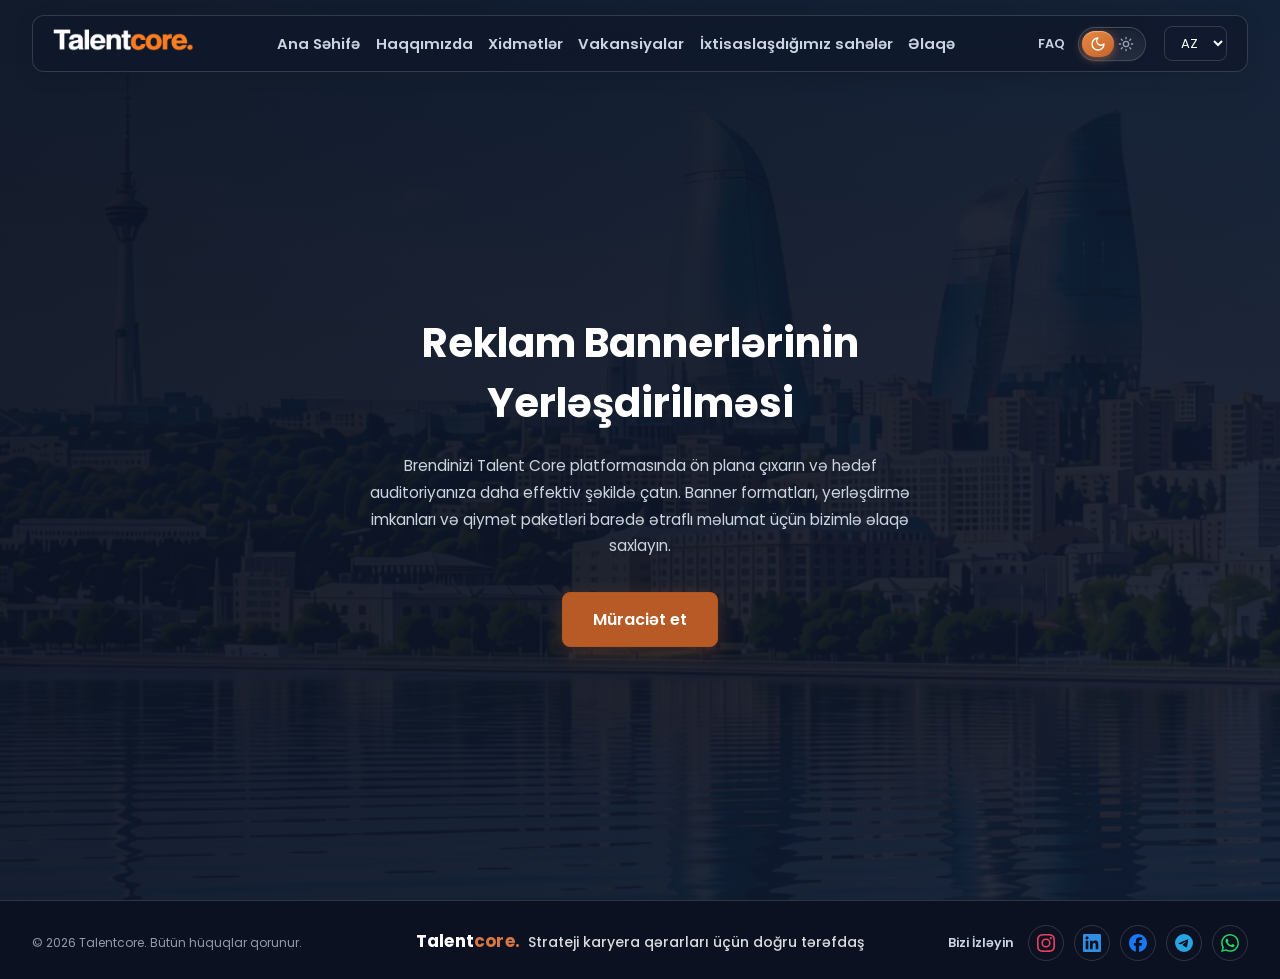
<file: ad-banners.html>
<!DOCTYPE html>
<html lang="az">
<head>
    <meta charset="UTF-8">
    <meta name="viewport" content="width=device-width, initial-scale=1.0">
    <title>Talentcore | Reklam Bannerlərinin Yerləşdirilməsi</title>
    <meta name="description" content="Talentcore platformasında reklam banneri yerləşdirərək minlərlə iş axtarana və işəgötürənə çatın.">
    <meta property="og:type" content="website">
    <meta property="og:title" content="Talentcore | Reklam Bannerlərinin Yerləşdirilməsi">
    <meta property="og:description" content="Talentcore platformasında reklam banneri yerləşdirin.">
    <meta property="og:image" content="https://talentcore.az/og-image.png">
    <meta property="og:url" content="https://talentcore.az/ad-banners.html">
    <link rel="canonical" href="https://talentcore.az/ad-banners.html">
    <link rel="icon" href="favicon.png" type="image/png">
    <link rel="stylesheet" href="css/global.css">
    <link rel="stylesheet" href="css/ad-banners.css">
    <link rel="stylesheet" href="css/request-modal.css">
    <link rel="preload" href="fonts/poppins-400-latin.woff2" as="font" type="font/woff2" crossorigin>
    <link rel="preload" href="fonts/poppins-600-latin.woff2" as="font" type="font/woff2" crossorigin>
    <link rel="stylesheet" href="css/fonts.css">
</head>
<body>
    <script>
        // Tema DOM render olunmazdan əvvəl tətbiq olunur ki, səhifə açılanda
        // yanlış tema anlıq görünüb sonra dəyişməsin (FOUC problemi).
        (function () {
            var savedTheme = localStorage.getItem('theme') || 'dark';
            if (savedTheme === 'light') {
                document.body.classList.add('light-theme');
            }
        })();
    </script>

    <header class="glass-header">
        <div class="logo-container">
            <a href="index.html">
                <img src="logo.png" alt="Talentcore Logo" class="site-logo">
            </a>
        </div>

        <button class="hamburger" id="hamburger-btn" aria-label="Menyu" aria-expanded="false" aria-controls="nav-menu">
            <span></span>
            <span></span>
            <span></span>
        </button>

        <nav id="nav-menu">
            <ul>
                <li><a href="index.html" class="lang" data-en="Home" data-az="Ana Səhifə">Ana Səhifə</a></li>
                <li><a href="about.html" class="lang" data-en="About Us" data-az="Haqqımızda">Haqqımızda</a></li>
                <li><a href="services.html" class="lang" data-en="Services" data-az="Xidmətlər">Xidmətlər</a></li>
                <li><a href="vacancies.html" class="lang" data-en="Vacancies" data-az="Vakansiyalar">Vakansiyalar</a></li>
                <li><a href="industries.html" class="lang" data-en="Areas of Expertise" data-az="İxtisaslaşdığımız sahələr">İxtisaslaşdığımız sahələr</a></li>
                <li><a href="contact.html" class="lang" data-en="Contact" data-az="Əlaqə">Əlaqə</a></li>
            </ul>
        </nav>

        <div class="header-right" id="header-right">
            <a href="faq.html" class="header-faq-link lang" data-en="FAQ" data-az="FAQ">FAQ</a>

            <label class="theme-switch" for="theme-toggle">
                <input type="checkbox" id="theme-toggle" aria-label="Tünd / Açıq rejim">
                <span class="slider round">
                    <span class="icon sun">☀️</span>
                    <span class="icon moon">🌙</span>
                </span>
            </label>

            <select id="lang-switch" class="lang-dropdown" aria-label="Dil seçimi">
                <option value="az" selected>AZ</option>
                <option value="en">EN</option>
                <option value="ru">RU</option>
                <option value="zh">ZH</option>
            </select>
        </div>
    </header>

    <main>
        <section class="ad-banners-page">
            <div class="ad-banners-container">
                <h1 class="lang" data-en="Advertising Banner Placement" data-az="Reklam Bannerlərinin Yerləşdirilməsi">Reklam Bannerlərinin Yerləşdirilməsi</h1>
                <p class="lang"
                   data-en="Put your brand in the spotlight on the Talent Core platform and reach your target audience more effectively. Contact us for detailed information on banner formats, placement options and pricing packages."
                   data-az="Brendinizi Talent Core platformasında ön plana çıxarın və hədəf auditoriyanıza daha effektiv şəkildə çatın. Banner formatları, yerləşdirmə imkanları və qiymət paketləri barədə ətraflı məlumat üçün bizimlə əlaqə saxlayın.">
                   Brendinizi Talent Core platformasında ön plana çıxarın və hədəf auditoriyanıza daha effektiv şəkildə çatın. Banner formatları, yerləşdirmə imkanları və qiymət paketləri barədə ətraflı məlumat üçün bizimlə əlaqə saxlayın.
                </p>
                <button type="button" class="btn-primary lang" data-request-open data-en="Apply" data-az="Müraciət et">Müraciət et</button>
            </div>
        </section>
    </main>

    <footer class="site-footer">
        <div class="footer-container">

            <div class="footer-bottom">
                <!-- Aşağıdakı sosial media linkləri nümunədir (#) — real profil ünvanları ilə əvəzlənməlidir. -->
                <div class="footer-social">
                    <span class="footer-social-label lang" data-en="Follow Us" data-az="Bizi İzləyin">Bizi İzləyin</span>
                    <div class="footer-social-icons">
                        <a href="#" class="social-icon" aria-label="Instagram" target="_blank" rel="noopener">
                            <svg viewBox="0 0 24 24" fill="currentColor" aria-hidden="true"><path d="M7.0301.084c-1.2768.0602-2.1487.264-2.911.5634-.7888.3075-1.4575.72-2.1228 1.3877-.6652.6677-1.075 1.3368-1.3802 2.127-.2954.7638-.4956 1.6365-.552 2.914-.0564 1.2775-.0689 1.6882-.0626 4.947.0062 3.2586.0206 3.6671.0825 4.9473.061 1.2765.264 2.1482.5635 2.9107.308.7889.72 1.4573 1.388 2.1228.6679.6655 1.3365 1.0743 2.1285 1.38.7632.295 1.6361.4961 2.9134.552 1.2773.056 1.6884.069 4.9462.0627 3.2578-.0062 3.668-.0207 4.9478-.0814 1.28-.0607 2.147-.2652 2.9098-.5633.7889-.3086 1.4578-.72 2.1228-1.3881.665-.6682 1.0745-1.3378 1.3795-2.1284.2957-.7632.4966-1.636.552-2.9124.056-1.2809.0692-1.6898.063-4.948-.0063-3.2583-.021-3.6668-.0817-4.9465-.0607-1.2797-.264-2.1487-.5633-2.9117-.3084-.7889-.72-1.4568-1.3876-2.1228C21.2982 1.33 20.628.9208 19.8378.6165 19.074.321 18.2017.1197 16.9244.0645 15.6471.0093 15.236-.005 11.977.0014 8.718.0076 8.31.0215 7.0301.0839m.1402 21.6932c-1.17-.0509-1.8053-.2453-2.2287-.408-.5606-.216-.96-.4771-1.3819-.895-.422-.4178-.6811-.8186-.9-1.378-.1644-.4234-.3624-1.058-.4171-2.228-.0595-1.2645-.072-1.6442-.079-4.848-.007-3.2037.0053-3.583.0607-4.848.05-1.169.2456-1.805.408-2.2282.216-.5613.4762-.96.895-1.3816.4188-.4217.8184-.6814 1.3783-.9003.423-.1651 1.0575-.3614 2.227-.4171 1.2655-.06 1.6447-.072 4.848-.079 3.2033-.007 3.5835.005 4.8495.0608 1.169.0508 1.8053.2445 2.228.408.5608.216.96.4754 1.3816.895.4217.4194.6816.8176.9005 1.3787.1653.4217.3617 1.056.4169 2.2263.0602 1.2655.0739 1.645.0796 4.848.0058 3.203-.0055 3.5834-.061 4.848-.051 1.17-.245 1.8055-.408 2.2294-.216.5604-.4763.96-.8954 1.3814-.419.4215-.8181.6811-1.3783.9-.4224.1649-1.0577.3617-2.2262.4174-1.2656.0595-1.6448.072-4.8493.079-3.2045.007-3.5825-.006-4.848-.0608M16.953 5.5864A1.44 1.44 0 1 0 18.39 4.144a1.44 1.44 0 0 0-1.437 1.4424M5.8385 12.012c.0067 3.4032 2.7706 6.1557 6.173 6.1493 3.4026-.0065 6.157-2.7701 6.1506-6.1733-.0065-3.4032-2.771-6.1565-6.174-6.1498-3.403.0067-6.156 2.771-6.1496 6.1738M8 12.0077a4 4 0 1 1 4.008 3.9921A3.9996 3.9996 0 0 1 8 12.0077"/></svg>
                        </a>
                        <a href="#" class="social-icon" aria-label="LinkedIn" target="_blank" rel="noopener">
                            <svg viewBox="0 0 24 24" fill="currentColor" aria-hidden="true"><path d="M20.447 20.452h-3.554v-5.569c0-1.328-.027-3.037-1.852-3.037-1.853 0-2.136 1.445-2.136 2.939v5.667H9.351V9h3.414v1.561h.046c.477-.9 1.637-1.85 3.37-1.85 3.601 0 4.267 2.37 4.267 5.455v6.286zM5.337 7.433c-1.144 0-2.063-.926-2.063-2.065 0-1.138.92-2.063 2.063-2.063 1.14 0 2.064.925 2.064 2.063 0 1.139-.925 2.065-2.064 2.065zm1.782 13.019H3.555V9h3.564v11.452zM22.225 0H1.771C.792 0 0 .774 0 1.729v20.542C0 23.227.792 24 1.771 24h20.451C23.2 24 24 23.227 24 22.271V1.729C24 .774 23.2 0 22.222 0h.003z"/></svg>
                        </a>
                        <a href="#" class="social-icon" aria-label="Facebook" target="_blank" rel="noopener">
                            <svg viewBox="0 0 24 24" fill="currentColor" aria-hidden="true"><path d="M9.101 23.691v-7.98H6.627v-3.667h2.474v-1.58c0-4.085 1.848-5.978 5.858-5.978.401 0 .955.042 1.468.103a8.68 8.68 0 0 1 1.141.195v3.325a8.623 8.623 0 0 0-.653-.036 26.805 26.805 0 0 0-.733-.009c-.707 0-1.259.096-1.675.309a1.686 1.686 0 0 0-.679.622c-.258.42-.374.995-.374 1.752v1.297h3.919l-.386 2.103-.287 1.564h-3.246v8.245C19.396 23.238 24 18.179 24 12.044c0-6.627-5.373-12-12-12s-12 5.373-12 12c0 5.628 3.874 10.35 9.101 11.647Z"/></svg>
                        </a>
                        <a href="#" class="social-icon" aria-label="Telegram" target="_blank" rel="noopener">
                            <svg viewBox="0 0 24 24" fill="currentColor" aria-hidden="true"><path d="M11.944 0A12 12 0 0 0 0 12a12 12 0 0 0 12 12 12 12 0 0 0 12-12A12 12 0 0 0 12 0a12 12 0 0 0-.056 0zm4.962 7.224c.1-.002.321.023.465.14a.506.506 0 0 1 .171.325c.016.093.036.306.02.472-.18 1.898-.962 6.502-1.36 8.627-.168.9-.499 1.201-.82 1.23-.696.065-1.225-.46-1.9-.902-1.056-.693-1.653-1.124-2.678-1.8-1.185-.78-.417-1.21.258-1.91.177-.184 3.247-2.977 3.307-3.23.007-.032.014-.15-.056-.212s-.174-.041-.249-.024c-.106.024-1.793 1.14-5.061 3.345-.48.33-.913.49-1.302.48-.428-.008-1.252-.241-1.865-.44-.752-.245-1.349-.374-1.297-.789.027-.216.325-.437.893-.663 3.498-1.524 5.83-2.529 6.998-3.014 3.332-1.386 4.025-1.627 4.476-1.635z"/></svg>
                        </a>
                        <a href="#" class="social-icon" aria-label="WhatsApp" target="_blank" rel="noopener">
                            <svg viewBox="0 0 24 24" fill="currentColor" aria-hidden="true"><path d="M17.472 14.382c-.297-.149-1.758-.867-2.03-.967-.273-.099-.471-.148-.67.15-.197.297-.767.966-.94 1.164-.173.199-.347.223-.644.075-.297-.15-1.255-.463-2.39-1.475-.883-.788-1.48-1.761-1.653-2.059-.173-.297-.018-.458.13-.606.134-.133.298-.347.446-.52.149-.174.198-.298.298-.497.099-.198.05-.371-.025-.52-.075-.149-.669-1.612-.916-2.207-.242-.579-.487-.5-.669-.51-.173-.008-.371-.01-.57-.01-.198 0-.52.074-.792.372-.272.297-1.04 1.016-1.04 2.479 0 1.462 1.065 2.875 1.213 3.074.149.198 2.096 3.2 5.077 4.487.709.306 1.262.489 1.694.625.712.227 1.36.195 1.871.118.571-.085 1.758-.719 2.006-1.413.248-.694.248-1.289.173-1.413-.074-.124-.272-.198-.57-.347m-5.421 7.403h-.004a9.87 9.87 0 01-5.031-1.378l-.361-.214-3.741.982.998-3.648-.235-.374a9.86 9.86 0 01-1.51-5.26c.001-5.45 4.436-9.884 9.888-9.884 2.64 0 5.122 1.03 6.988 2.898a9.825 9.825 0 012.893 6.994c-.003 5.45-4.437 9.884-9.885 9.884m8.413-18.297A11.815 11.815 0 0012.05 0C5.495 0 .16 5.335.157 11.892c0 2.096.547 4.142 1.588 5.945L.057 24l6.305-1.654a11.882 11.882 0 005.683 1.448h.005c6.554 0 11.89-5.335 11.893-11.893a11.821 11.821 0 00-3.48-8.413Z"/></svg>
                        </a>
                    </div>
                </div>
            </div>

            <div class="footer-left">
                <div class="footer-tagline">
                    <strong class="footer-tagline-brand"><span class="footer-brand-talent">Talent</span>core.</strong>
                    <span class="footer-tagline-text lang" data-en="The right partner for strategic career decisions" data-az="Strateji karyera qərarları üçün doğru tərəfdaş">Strateji karyera qərarları üçün doğru tərəfdaş</span>
                </div>
                <div class="footer-copyright">
                    <p>&copy; 2026 Talentcore. <span class="lang" data-en="All rights reserved." data-az="Bütün hüquqlar qorunur.">Bütün hüquqlar qorunur.</span></p>
                </div>
            </div>

        </div>
    </footer>

    <!-- Müraciət modalı — "Müraciət et" düyməsi açır (js/request-modal.js, post-job.html ilə ortaq).
         Sol paneldə statik xidmət adı var (paket seçimi yoxdur); forma Web3Forms ilə
         info@talentcore.az-a göndərilir. Burada fayl sahələri (banner, loqo) könüllüdür. -->
    <div class="request-modal" id="request-modal" data-subject="Talentcore.az — Yeni reklam banneri sorğusu" hidden>
        <div class="request-dialog" role="dialog" aria-modal="true" aria-labelledby="request-title">
            <button type="button" class="request-close" id="request-close" aria-label="Bağla">
                <svg viewBox="0 0 24 24" fill="none" stroke="currentColor" stroke-width="2" stroke-linecap="round" stroke-linejoin="round" aria-hidden="true"><path d="M6 6l12 12M18 6L6 18"/></svg>
            </button>

            <aside class="request-side">
                <div class="request-brand">
                    <img src="logo.png" alt="Talentcore Logo" class="site-logo request-logo">
                </div>
                <h2 class="request-title lang" id="request-title" data-en="Get in touch with us" data-az="Bizimlə əlaqə saxlayın">Bizimlə əlaqə saxlayın</h2>
                <p class="request-lead lang"
                   data-en="Leave your details and our team will contact you to discuss placing your advertising banner."
                   data-az="Məlumatlarınızı qeyd edin, komandamız sizinlə əlaqə saxlayıb reklam bannerinin yerləşdirilməsi barədə danışsın.">
                   Məlumatlarınızı qeyd edin, komandamız sizinlə əlaqə saxlayıb reklam bannerinin yerləşdirilməsi barədə danışsın.
                </p>

                <div class="request-package">
                    <span class="request-label lang" data-en="Selected service" data-az="Seçilmiş xidmət">Seçilmiş xidmət</span>
                    <div class="request-package-name" id="request-package-name">
                        <span class="lang" data-en="Advertising Banner Placement" data-az="Reklam Bannerlərinin Yerləşdirilməsi">Reklam Bannerlərinin Yerləşdirilməsi</span>
                    </div>
                </div>

                <div class="request-direct">
                    <span class="request-label lang" data-en="Or write to us directly" data-az="Və ya birbaşa yazın">Və ya birbaşa yazın</span>
                    <div class="request-direct-btns">
                        <!-- NÜMUNƏ ünvan: WhatsApp əlaqə səhifəsindəki nümunə nömrədən qurulub — real nömrə ilə əvəzlənməlidir. -->
                        <a href="https://wa.me/994508006029" class="request-direct-btn" target="_blank" rel="noopener">
                            <svg viewBox="0 0 24 24" fill="none" stroke="currentColor" stroke-width="1.8" stroke-linecap="round" stroke-linejoin="round" aria-hidden="true"><path d="M21 12a9 9 0 0 1-13.2 7.9L3 21l1.2-4.6A9 9 0 1 1 21 12z"/></svg>
                            <span>WhatsApp</span>
                        </a>
                    </div>
                </div>
            </aside>

            <section class="request-main">
                <h3 class="request-form-title lang" data-en="Request form" data-az="Sorğu formu">Sorğu formu</h3>
                <p class="request-sub lang"
                   data-en="Fields marked with * are required."
                   data-az="Ulduz (*) ilə işarələnmiş xanalar məcburidir.">
                   Ulduz (*) ilə işarələnmiş xanalar məcburidir.
                </p>

                <form id="request-form" novalidate>
                    <input type="hidden" name="access_key" value="YOUR_WEB3FORMS_ACCESS_KEY">
                    <input type="hidden" name="subject" id="request-subject" value="Talentcore.az — Yeni reklam banneri sorğusu">
                    <input type="hidden" name="package" id="request-package-input" value="Reklam bannerlərinin yerləşdirilməsi">
                    <input type="hidden" name="name" id="request-fullname" value="">
                    <input type="checkbox" name="botcheck" class="botcheck-field" tabindex="-1" autocomplete="off">

                    <div class="rq-row">
                        <div class="rq-field">
                            <label for="rq-first" class="lang req" data-en="First name" data-az="Ad">Ad</label>
                            <input type="text" id="rq-first" required name="first_name" class="lang-placeholder" autocomplete="given-name"
                                   placeholder="Adınız" data-az-placeholder="Adınız" data-en-placeholder="Your first name">
                        </div>
                        <div class="rq-field">
                            <label for="rq-last" class="lang req" data-en="Last name" data-az="Soyad">Soyad</label>
                            <input type="text" id="rq-last" required name="last_name" class="lang-placeholder" autocomplete="family-name"
                                   placeholder="Soyadınız" data-az-placeholder="Soyadınız" data-en-placeholder="Your last name">
                        </div>
                    </div>

                    <div class="rq-field">
                        <label for="rq-company" class="lang req" data-en="Company name" data-az="Şirkət adı">Şirkət adı</label>
                        <input type="text" id="rq-company" required name="company" class="lang-placeholder" autocomplete="organization"
                               placeholder="Şirkətinizin adı" data-az-placeholder="Şirkətinizin adı" data-en-placeholder="Your company name">
                    </div>

                    <div class="rq-row">
                        <div class="rq-field">
                            <label for="rq-phone" class="lang req" data-en="Phone number" data-az="Telefon nömrəsi">Telefon nömrəsi</label>
                            <input type="tel" id="rq-phone" required name="phone" autocomplete="tel" placeholder="+994 __ ___ __ __">
                        </div>
                        <div class="rq-field">
                            <label for="rq-email" class="lang req" data-en="Email" data-az="E-poçt">E-poçt</label>
                            <input type="email" id="rq-email" required name="email" autocomplete="email" placeholder="ad@sirket.az">
                        </div>
                    </div>

                    <div class="rq-row">
                        <div class="rq-field">
                            <span class="rq-label lang" data-en="Banner file (optional)" data-az="Banner faylı (istəyə bağlı)">Banner faylı (istəyə bağlı)</span>
                            <label class="rq-upload" for="rq-banner-file">
                                <input type="file" id="rq-banner-file" name="attachment" accept=".png,.jpg,.jpeg,.svg,.webp,.pdf,image/png,image/jpeg,image/svg+xml,image/webp,application/pdf">
                                <span class="rq-upload-icon" aria-hidden="true">
                                    <svg viewBox="0 0 24 24" fill="none" stroke="currentColor" stroke-width="1.8" stroke-linecap="round" stroke-linejoin="round"><rect x="3" y="4" width="18" height="16" rx="2"/><circle cx="9" cy="10" r="1.8"/><path d="M21 16l-5-5-8 8"/></svg>
                                </span>
                                <span class="rq-upload-text">
                                    <strong class="lang" data-en="Attach a file" data-az="Fayl əlavə edin">Fayl əlavə edin</strong>
                                    <small class="lang" data-en="PNG, JPG, SVG or PDF" data-az="PNG, JPG, SVG və ya PDF">PNG, JPG, SVG və ya PDF</small>
                                </span>
                            </label>
                        </div>
                        <div class="rq-field">
                            <span class="rq-label lang" data-en="Company logo (optional)" data-az="Şirkət loqosu (istəyə bağlı)">Şirkət loqosu (istəyə bağlı)</span>
                            <label class="rq-upload" for="rq-logo-file">
                                <input type="file" id="rq-logo-file" name="company_logo" accept=".png,.jpg,.jpeg,.svg,.webp,image/png,image/jpeg,image/svg+xml,image/webp">
                                <span class="rq-upload-icon" aria-hidden="true">
                                    <svg viewBox="0 0 24 24" fill="none" stroke="currentColor" stroke-width="1.8" stroke-linecap="round" stroke-linejoin="round"><rect x="3" y="4" width="18" height="16" rx="2"/><circle cx="9" cy="10" r="1.8"/><path d="M21 16l-5-5-8 8"/></svg>
                                </span>
                                <span class="rq-upload-text">
                                    <strong class="lang" data-en="Attach the logo" data-az="Loqonu əlavə edin">Loqonu əlavə edin</strong>
                                    <small class="lang" data-en="PNG, JPG, SVG or WebP" data-az="PNG, JPG, SVG və ya WebP">PNG, JPG, SVG və ya WebP</small>
                                </span>
                            </label>
                        </div>
                    </div>

                    <div class="rq-field">
                        <label for="rq-note" class="lang" data-en="Additional note (optional)" data-az="Əlavə qeyd (könüllü)">Əlavə qeyd (könüllü)</label>
                        <textarea id="rq-note" name="message" rows="3" class="lang-placeholder"
                                  placeholder="Reklam kampaniyası barədə qısa məlumat"
                                  data-az-placeholder="Reklam kampaniyası barədə qısa məlumat"
                                  data-en-placeholder="Brief information about your advertising campaign"></textarea>
                    </div>

                    <button type="submit" class="request-submit" id="request-submit">
                        <span class="lang" data-en="Send request" data-az="Sorğunu göndər">Sorğunu göndər</span>
                        <svg viewBox="0 0 24 24" fill="none" stroke="currentColor" stroke-width="2" stroke-linecap="round" stroke-linejoin="round" aria-hidden="true"><path d="M5 12h14M13 6l6 6-6 6"/></svg>
                    </button>
                    <p class="request-status" id="request-status" aria-live="polite"></p>
                    <p class="request-consent lang"
                       data-en="By submitting, you consent to your personal data being processed for contact purposes."
                       data-az="Göndərməklə şəxsi məlumatlarınızın əlaqə məqsədilə emalına razılıq verirsiniz.">
                       Göndərməklə şəxsi məlumatlarınızın əlaqə məqsədilə emalına razılıq verirsiniz.
                    </p>
                </form>
            </section>
        </div>
    </div>

    <script src="js/translations.js"></script>
    <script src="js/main.js"></script>
    <script src="js/site-settings.js"></script>
    <script src="js/request-modal.js"></script>
</body>
</html>
</file>
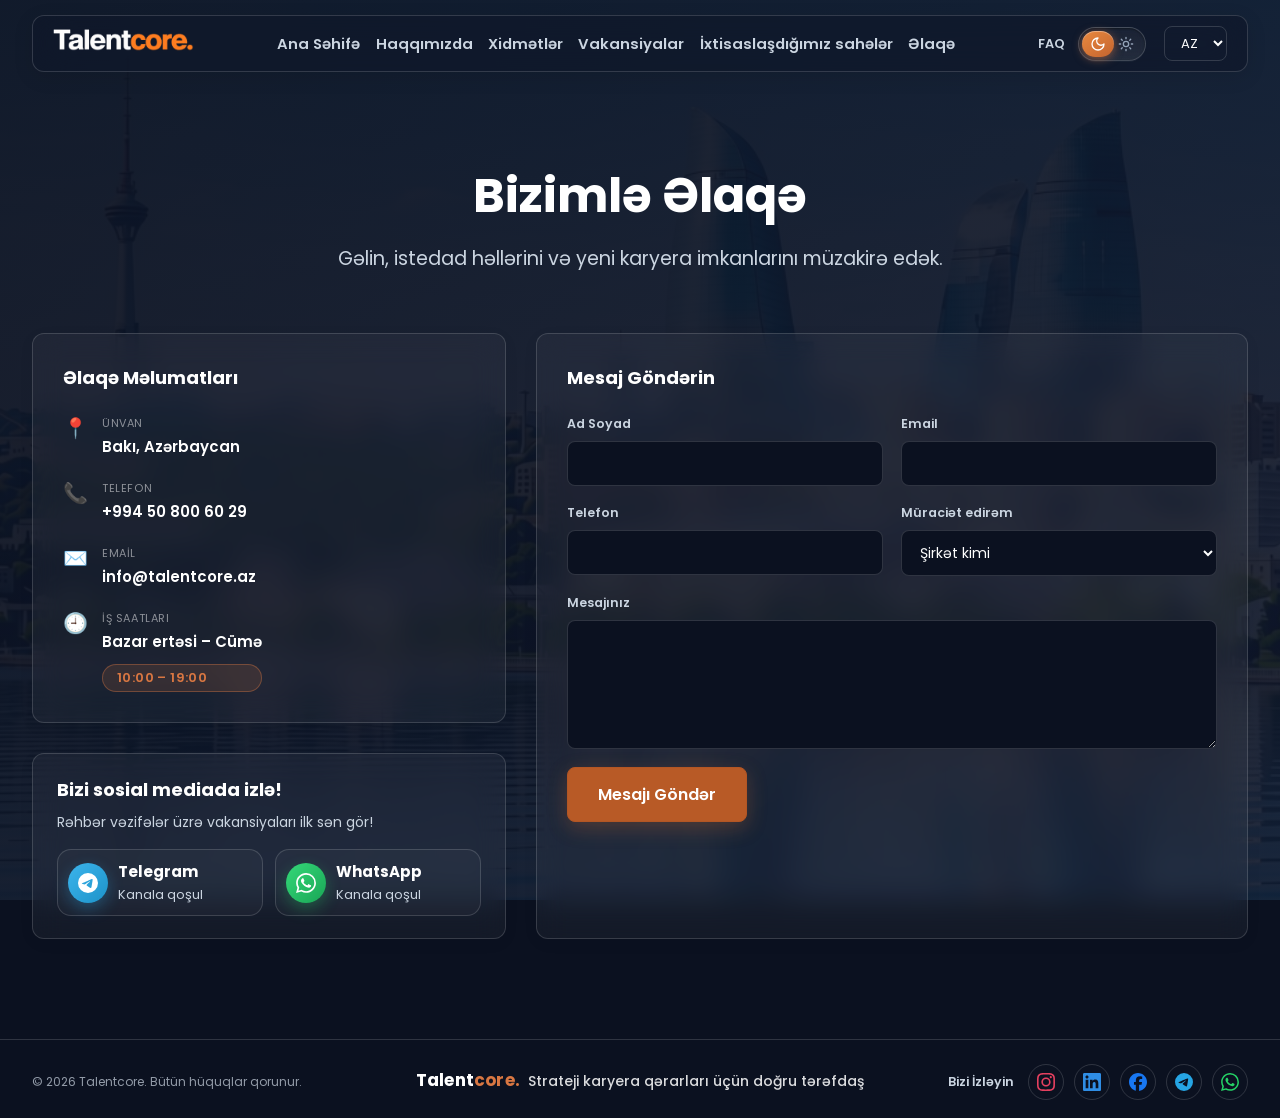
<file: contact.html>
<!DOCTYPE html>
<html lang="az">
<head>
    <meta charset="UTF-8">
    <meta name="viewport" content="width=device-width, initial-scale=1.0">
    <title>Talentcore | Əlaqə</title>
    <meta name="description" content="Talentcore ilə əlaqə saxlayın — işə qəbul üzrə məsləhətləşmə üçün bizə yazın, zəng edin və ya formu doldurun.">
    <meta property="og:type" content="website">
    <meta property="og:title" content="Talentcore | Əlaqə">
    <meta property="og:description" content="İşə qəbul üzrə məsləhətləşmə üçün Talentcore komandası ilə əlaqə saxlayın.">
    <meta property="og:image" content="https://talentcore.az/og-image.png">
    <meta property="og:url" content="https://talentcore.az/contact.html">
    <link rel="canonical" href="https://talentcore.az/contact.html">
    <link rel="icon" href="favicon.png" type="image/png">
    <link rel="stylesheet" href="css/global.css">
    <link rel="stylesheet" href="css/contact.css">
    <link rel="stylesheet" href="css/follow.css">
    <link rel="preload" href="fonts/poppins-400-latin.woff2" as="font" type="font/woff2" crossorigin>
    <link rel="preload" href="fonts/poppins-600-latin.woff2" as="font" type="font/woff2" crossorigin>
    <link rel="stylesheet" href="css/fonts.css">
</head>
<body>
    <script>
        // Tema DOM render olunmazdan əvvəl tətbiq olunur ki, səhifə açılanda
        // yanlış tema anlıq görünüb sonra dəyişməsin (FOUC problemi).
        (function () {
            var savedTheme = localStorage.getItem('theme') || 'dark';
            if (savedTheme === 'light') {
                document.body.classList.add('light-theme');
            }
        })();
    </script>

    <header class="glass-header">
        <div class="logo-container">
            <a href="index.html">
                <img src="logo.png" alt="Talentcore Logo" class="site-logo">
            </a>
        </div>

        <button class="hamburger" id="hamburger-btn" aria-label="Menyu" aria-expanded="false" aria-controls="nav-menu">
            <span></span>
            <span></span>
            <span></span>
        </button>

        <nav id="nav-menu">
            <ul>
                <li><a href="index.html" class="lang" data-en="Home" data-az="Ana Səhifə">Ana Səhifə</a></li>
                <li><a href="about.html" class="lang" data-en="About Us" data-az="Haqqımızda">Haqqımızda</a></li>
                <li><a href="services.html" class="lang" data-en="Services" data-az="Xidmətlər">Xidmətlər</a></li>
                <li><a href="vacancies.html" class="lang" data-en="Vacancies" data-az="Vakansiyalar">Vakansiyalar</a></li>
                <li><a href="industries.html" class="lang" data-en="Areas of Expertise" data-az="İxtisaslaşdığımız sahələr">İxtisaslaşdığımız sahələr</a></li>
                <li><a href="contact.html" class="lang" data-en="Contact" data-az="Əlaqə">Əlaqə</a></li>
            </ul>
        </nav>

        <div class="header-right" id="header-right">
            <a href="faq.html" class="header-faq-link lang" data-en="FAQ" data-az="FAQ">FAQ</a>

            <label class="theme-switch" for="theme-toggle">
                <input type="checkbox" id="theme-toggle" aria-label="Tünd / Açıq rejim">
                <span class="slider round">
                    <span class="icon sun">☀️</span>
                    <span class="icon moon">🌙</span>
                </span>
            </label>

            <select id="lang-switch" class="lang-dropdown" aria-label="Dil seçimi">
                <option value="az" selected>AZ</option>
                <option value="en">EN</option>
                <option value="ru">RU</option>
                <option value="zh">ZH</option>
            </select>
        </div>
    </header>

    <main>
        <section class="contact-page">
            <div class="contact-container">

                <div class="contact-hero">
                    <h1 class="lang" data-en="Get in Touch" data-az="Bizimlə Əlaqə">Bizimlə Əlaqə</h1>
                    <p class="lang"
                       data-en="Let’s discuss talent solutions and new career opportunities."
                       data-az="Gəlin, istedad həllərini və yeni karyera imkanlarını müzakirə edək.">
                       Gəlin, istedad həllərini və yeni karyera imkanlarını müzakirə edək.
                    </p>
                </div>

                <div class="contact-grid">

                    <!-- Sol: Əlaqə Məlumatları + "Bizi izləyin" kartı -->
                    <div class="contact-aside">
                    <div class="contact-info glass-effect">
                        <h2 class="lang" data-en="Contact Details" data-az="Əlaqə Məlumatları">Əlaqə Məlumatları</h2>

                        <!-- Aşağıdakı ünvan/telefon/email nümunə məlumatlardır — real
                             detallarla əvəzlənməlidir. -->
                        <ul class="contact-info-list">
                            <li>
                                <span class="contact-info-icon">📍</span>
                                <div>
                                    <span class="contact-info-label lang" data-en="Address" data-az="Ünvan">Ünvan</span>
                                    <span class="contact-info-value lang" data-en="Baku, Azerbaijan" data-az="Bakı, Azərbaycan">Bakı, Azərbaycan</span>
                                </div>
                            </li>
                            <li>
                                <span class="contact-info-icon">📞</span>
                                <div>
                                    <span class="contact-info-label lang" data-en="Phone" data-az="Telefon">Telefon</span>
                                    <a class="contact-info-value" href="tel:+994508006029">+994 50 800 60 29</a>
                                </div>
                            </li>
                            <li>
                                <span class="contact-info-icon">✉️</span>
                                <div>
                                    <span class="contact-info-label lang" data-en="Email" data-az="Email">Email</span>
                                    <a class="contact-info-value" href="mailto:info@talentcore.az">info@talentcore.az</a>
                                </div>
                            </li>
                            <li>
                                <span class="contact-info-icon">🕘</span>
                                <div>
                                    <span class="contact-info-label lang" data-en="Working Hours" data-az="İş Saatları">İş Saatları</span>
                                    <span class="contact-info-value lang" data-en="Monday – Friday" data-az="Bazar ertəsi – Cümə">Bazar ertəsi – Cümə</span>
                                    <span class="contact-hours">10:00 – 19:00</span>
                                </div>
                            </li>
                        </ul>
                    </div>

                        <!-- Sol (aşağı): sosial şəbəkələrdə izləmə çağırışı (Telegram / WhatsApp). Linklər admin → Sayt parametrləri-dən gəlir (js/site-settings.js, data-social);
                             HTML-dəki ünvanlar yalnız ehtiyatdır (şirkətin ictimai nömrəsi, ayarlar boşdursa) -->
                        <div class="follow-card follow-card--compact glass-effect">
                            <h2 class="lang" data-en="Follow us on social media!" data-az="Bizi sosial mediada izlə!">Bizi sosial mediada izlə!</h2>
                            <p class="follow-card-text lang"
                               data-en="Be the first to see leadership vacancies!"
                               data-az="Rəhbər vəzifələr üzrə vakansiyaları ilk sən gör!">
                               Rəhbər vəzifələr üzrə vakansiyaları ilk sən gör!
                            </p>

                            <div class="follow-links">
                                <a class="follow-link follow-link-telegram" href="https://t.me/+994508006029" data-social="telegram" target="_blank" rel="noopener noreferrer">
                                    <span class="follow-icon" aria-hidden="true"><svg width="22" height="22" viewBox="0 0 24 24" fill="currentColor"><path d="M11.944 0A12 12 0 0 0 0 12a12 12 0 0 0 12 12 12 12 0 0 0 12-12A12 12 0 0 0 12 0a12 12 0 0 0-.056 0zm4.962 7.224c.1-.002.321.023.465.14a.506.506 0 0 1 .171.325c.016.093.036.306.02.472-.18 1.898-.962 6.502-1.36 8.627-.168.9-.499 1.201-.82 1.23-.696.065-1.225-.46-1.9-.902-1.056-.693-1.653-1.124-2.678-1.8-1.185-.78-.417-1.21.258-1.91.177-.184 3.247-2.977 3.307-3.23.007-.032.014-.15-.056-.212s-.174-.041-.249-.024c-.106.024-1.793 1.14-5.061 3.345-.48.33-.913.49-1.302.48-.428-.008-1.252-.241-1.865-.44-.752-.245-1.349-.374-1.297-.789.027-.216.325-.437.893-.663 3.498-1.524 5.83-2.529 6.998-3.014 3.332-1.386 4.025-1.627 4.476-1.635z"/></svg></span>
                                    <span class="follow-body">
                                        <strong>Telegram</strong>
                                        <span class="lang" data-en="Join the channel" data-az="Kanala qoşul">Kanala qoşul</span>
                                    </span>
                                    <svg class="follow-arrow" width="18" height="18" viewBox="0 0 24 24" fill="none" stroke="currentColor" stroke-width="2" stroke-linecap="round" stroke-linejoin="round" aria-hidden="true"><path d="M9 6l6 6-6 6"/></svg>
                                </a>
                                <a class="follow-link follow-link-whatsapp" href="https://wa.me/994508006029" data-social="whatsapp" target="_blank" rel="noopener noreferrer">
                                    <span class="follow-icon" aria-hidden="true"><svg width="22" height="22" viewBox="0 0 24 24" fill="currentColor"><path d="M17.472 14.382c-.297-.149-1.758-.867-2.03-.967-.273-.099-.471-.148-.67.15-.197.297-.767.966-.94 1.164-.173.199-.347.223-.644.075-.297-.15-1.255-.463-2.39-1.475-.883-.788-1.48-1.761-1.653-2.059-.173-.297-.018-.458.13-.606.134-.133.298-.347.446-.52.149-.174.198-.298.298-.497.099-.198.05-.371-.025-.52-.075-.149-.669-1.612-.916-2.207-.242-.579-.487-.5-.669-.51-.173-.008-.371-.01-.57-.01-.198 0-.52.074-.792.372-.272.297-1.04 1.016-1.04 2.479 0 1.462 1.065 2.875 1.213 3.074.149.198 2.096 3.2 5.077 4.487.709.306 1.262.489 1.694.625.712.227 1.36.195 1.871.118.571-.085 1.758-.719 2.006-1.413.248-.694.248-1.289.173-1.413-.074-.124-.272-.198-.57-.347m-5.421 7.403h-.004a9.87 9.87 0 01-5.031-1.378l-.361-.214-3.741.982.998-3.648-.235-.374a9.86 9.86 0 01-1.51-5.26c.001-5.45 4.436-9.884 9.888-9.884 2.64 0 5.122 1.03 6.988 2.898a9.825 9.825 0 012.893 6.994c-.003 5.45-4.437 9.884-9.885 9.884m8.413-18.297A11.815 11.815 0 0012.05 0C5.495 0 .16 5.335.157 11.892c0 2.096.547 4.142 1.588 5.945L.057 24l6.305-1.654a11.882 11.882 0 005.683 1.448h.005c6.554 0 11.89-5.335 11.893-11.893a11.821 11.821 0 00-3.48-8.413Z"/></svg></span>
                                    <span class="follow-body">
                                        <strong>WhatsApp</strong>
                                        <span class="lang" data-en="Join the channel" data-az="Kanala qoşul">Kanala qoşul</span>
                                    </span>
                                    <svg class="follow-arrow" width="18" height="18" viewBox="0 0 24 24" fill="none" stroke="currentColor" stroke-width="2" stroke-linecap="round" stroke-linejoin="round" aria-hidden="true"><path d="M9 6l6 6-6 6"/></svg>
                                </a>
                            </div>
                        </div>
                    </div>

                    <!-- Sağ: Əlaqə Formu -->
                    <div class="contact-form-card glass-effect">
                        <h2 class="lang" data-en="Send a Message" data-az="Mesaj Göndərin">Mesaj Göndərin</h2>

                        <form id="contact-form" novalidate>
                            <!-- Web3Forms (web3forms.com) — hesab/backend tələb etmir, formu
                                 birbaşa info@talentcore.az ünvanına ötürür. "YOUR_WEB3FORMS_ACCESS_KEY"
                                 dəyərini web3forms.com saytında info@talentcore.az ilə qeydiyyatdan
                                 sonra emailə gələn əsl access key ilə əvəz et. -->
                            <input type="hidden" name="access_key" value="YOUR_WEB3FORMS_ACCESS_KEY">
                            <input type="hidden" name="subject" value="Talentcore.az — Yeni Əlaqə Formu Müraciəti">
                            <input type="checkbox" name="botcheck" class="botcheck-field" tabindex="-1" autocomplete="off">

                            <div class="form-row">
                                <div class="form-group">
                                    <label for="cf-name" class="lang" data-en="Full Name" data-az="Ad Soyad">Ad Soyad</label>
                                    <input type="text" id="cf-name" name="name" required>
                                </div>
                                <div class="form-group">
                                    <label for="cf-email" class="lang" data-en="Email" data-az="Email">Email</label>
                                    <input type="email" id="cf-email" name="email" required>
                                </div>
                            </div>

                            <div class="form-row">
                                <div class="form-group">
                                    <label for="cf-phone" class="lang" data-en="Phone" data-az="Telefon">Telefon</label>
                                    <input type="tel" id="cf-phone" name="phone">
                                </div>
                                <div class="form-group">
                                    <label for="cf-subject" class="lang" data-en="I am contacting as" data-az="Müraciət edirəm">Müraciət edirəm</label>
                                    <select id="cf-subject" name="inquiry_type">
                                        <option value="company" class="lang" data-en="A Company" data-az="Şirkət kimi">Şirkət kimi</option>
                                        <option value="candidate" class="lang" data-en="A Candidate" data-az="Namizəd kimi">Namizəd kimi</option>
                                        <option value="other" class="lang" data-en="Other" data-az="Digər">Digər</option>
                                    </select>
                                </div>
                            </div>

                            <div class="form-group">
                                <label for="cf-message" class="lang" data-en="Message" data-az="Mesajınız">Mesajınız</label>
                                <textarea id="cf-message" name="message" rows="5" required></textarea>
                            </div>

                            <button type="submit" class="btn-primary lang" id="contact-submit-btn" data-en="Send Message" data-az="Mesajı Göndər">Mesajı Göndər</button>
                            <p class="form-note" id="contact-form-status" aria-live="polite"></p>
                        </form>
                    </div>

                </div>

            </div>
        </section>
    </main>

    <footer class="site-footer">
        <div class="footer-container">

            <div class="footer-bottom">
                <!-- Aşağıdakı sosial media linkləri nümunədir (#) — real profil ünvanları ilə əvəzlənməlidir. -->
                <div class="footer-social">
                    <span class="footer-social-label lang" data-en="Follow Us" data-az="Bizi İzləyin">Bizi İzləyin</span>
                    <div class="footer-social-icons">
                        <a href="#" class="social-icon" aria-label="Instagram" target="_blank" rel="noopener">
                            <svg viewBox="0 0 24 24" fill="currentColor" aria-hidden="true"><path d="M7.0301.084c-1.2768.0602-2.1487.264-2.911.5634-.7888.3075-1.4575.72-2.1228 1.3877-.6652.6677-1.075 1.3368-1.3802 2.127-.2954.7638-.4956 1.6365-.552 2.914-.0564 1.2775-.0689 1.6882-.0626 4.947.0062 3.2586.0206 3.6671.0825 4.9473.061 1.2765.264 2.1482.5635 2.9107.308.7889.72 1.4573 1.388 2.1228.6679.6655 1.3365 1.0743 2.1285 1.38.7632.295 1.6361.4961 2.9134.552 1.2773.056 1.6884.069 4.9462.0627 3.2578-.0062 3.668-.0207 4.9478-.0814 1.28-.0607 2.147-.2652 2.9098-.5633.7889-.3086 1.4578-.72 2.1228-1.3881.665-.6682 1.0745-1.3378 1.3795-2.1284.2957-.7632.4966-1.636.552-2.9124.056-1.2809.0692-1.6898.063-4.948-.0063-3.2583-.021-3.6668-.0817-4.9465-.0607-1.2797-.264-2.1487-.5633-2.9117-.3084-.7889-.72-1.4568-1.3876-2.1228C21.2982 1.33 20.628.9208 19.8378.6165 19.074.321 18.2017.1197 16.9244.0645 15.6471.0093 15.236-.005 11.977.0014 8.718.0076 8.31.0215 7.0301.0839m.1402 21.6932c-1.17-.0509-1.8053-.2453-2.2287-.408-.5606-.216-.96-.4771-1.3819-.895-.422-.4178-.6811-.8186-.9-1.378-.1644-.4234-.3624-1.058-.4171-2.228-.0595-1.2645-.072-1.6442-.079-4.848-.007-3.2037.0053-3.583.0607-4.848.05-1.169.2456-1.805.408-2.2282.216-.5613.4762-.96.895-1.3816.4188-.4217.8184-.6814 1.3783-.9003.423-.1651 1.0575-.3614 2.227-.4171 1.2655-.06 1.6447-.072 4.848-.079 3.2033-.007 3.5835.005 4.8495.0608 1.169.0508 1.8053.2445 2.228.408.5608.216.96.4754 1.3816.895.4217.4194.6816.8176.9005 1.3787.1653.4217.3617 1.056.4169 2.2263.0602 1.2655.0739 1.645.0796 4.848.0058 3.203-.0055 3.5834-.061 4.848-.051 1.17-.245 1.8055-.408 2.2294-.216.5604-.4763.96-.8954 1.3814-.419.4215-.8181.6811-1.3783.9-.4224.1649-1.0577.3617-2.2262.4174-1.2656.0595-1.6448.072-4.8493.079-3.2045.007-3.5825-.006-4.848-.0608M16.953 5.5864A1.44 1.44 0 1 0 18.39 4.144a1.44 1.44 0 0 0-1.437 1.4424M5.8385 12.012c.0067 3.4032 2.7706 6.1557 6.173 6.1493 3.4026-.0065 6.157-2.7701 6.1506-6.1733-.0065-3.4032-2.771-6.1565-6.174-6.1498-3.403.0067-6.156 2.771-6.1496 6.1738M8 12.0077a4 4 0 1 1 4.008 3.9921A3.9996 3.9996 0 0 1 8 12.0077"/></svg>
                        </a>
                        <a href="#" class="social-icon" aria-label="LinkedIn" target="_blank" rel="noopener">
                            <svg viewBox="0 0 24 24" fill="currentColor" aria-hidden="true"><path d="M20.447 20.452h-3.554v-5.569c0-1.328-.027-3.037-1.852-3.037-1.853 0-2.136 1.445-2.136 2.939v5.667H9.351V9h3.414v1.561h.046c.477-.9 1.637-1.85 3.37-1.85 3.601 0 4.267 2.37 4.267 5.455v6.286zM5.337 7.433c-1.144 0-2.063-.926-2.063-2.065 0-1.138.92-2.063 2.063-2.063 1.14 0 2.064.925 2.064 2.063 0 1.139-.925 2.065-2.064 2.065zm1.782 13.019H3.555V9h3.564v11.452zM22.225 0H1.771C.792 0 0 .774 0 1.729v20.542C0 23.227.792 24 1.771 24h20.451C23.2 24 24 23.227 24 22.271V1.729C24 .774 23.2 0 22.222 0h.003z"/></svg>
                        </a>
                        <a href="#" class="social-icon" aria-label="Facebook" target="_blank" rel="noopener">
                            <svg viewBox="0 0 24 24" fill="currentColor" aria-hidden="true"><path d="M9.101 23.691v-7.98H6.627v-3.667h2.474v-1.58c0-4.085 1.848-5.978 5.858-5.978.401 0 .955.042 1.468.103a8.68 8.68 0 0 1 1.141.195v3.325a8.623 8.623 0 0 0-.653-.036 26.805 26.805 0 0 0-.733-.009c-.707 0-1.259.096-1.675.309a1.686 1.686 0 0 0-.679.622c-.258.42-.374.995-.374 1.752v1.297h3.919l-.386 2.103-.287 1.564h-3.246v8.245C19.396 23.238 24 18.179 24 12.044c0-6.627-5.373-12-12-12s-12 5.373-12 12c0 5.628 3.874 10.35 9.101 11.647Z"/></svg>
                        </a>
                        <a href="#" class="social-icon" aria-label="Telegram" target="_blank" rel="noopener">
                            <svg viewBox="0 0 24 24" fill="currentColor" aria-hidden="true"><path d="M11.944 0A12 12 0 0 0 0 12a12 12 0 0 0 12 12 12 12 0 0 0 12-12A12 12 0 0 0 12 0a12 12 0 0 0-.056 0zm4.962 7.224c.1-.002.321.023.465.14a.506.506 0 0 1 .171.325c.016.093.036.306.02.472-.18 1.898-.962 6.502-1.36 8.627-.168.9-.499 1.201-.82 1.23-.696.065-1.225-.46-1.9-.902-1.056-.693-1.653-1.124-2.678-1.8-1.185-.78-.417-1.21.258-1.91.177-.184 3.247-2.977 3.307-3.23.007-.032.014-.15-.056-.212s-.174-.041-.249-.024c-.106.024-1.793 1.14-5.061 3.345-.48.33-.913.49-1.302.48-.428-.008-1.252-.241-1.865-.44-.752-.245-1.349-.374-1.297-.789.027-.216.325-.437.893-.663 3.498-1.524 5.83-2.529 6.998-3.014 3.332-1.386 4.025-1.627 4.476-1.635z"/></svg>
                        </a>
                        <a href="#" class="social-icon" aria-label="WhatsApp" target="_blank" rel="noopener">
                            <svg viewBox="0 0 24 24" fill="currentColor" aria-hidden="true"><path d="M17.472 14.382c-.297-.149-1.758-.867-2.03-.967-.273-.099-.471-.148-.67.15-.197.297-.767.966-.94 1.164-.173.199-.347.223-.644.075-.297-.15-1.255-.463-2.39-1.475-.883-.788-1.48-1.761-1.653-2.059-.173-.297-.018-.458.13-.606.134-.133.298-.347.446-.52.149-.174.198-.298.298-.497.099-.198.05-.371-.025-.52-.075-.149-.669-1.612-.916-2.207-.242-.579-.487-.5-.669-.51-.173-.008-.371-.01-.57-.01-.198 0-.52.074-.792.372-.272.297-1.04 1.016-1.04 2.479 0 1.462 1.065 2.875 1.213 3.074.149.198 2.096 3.2 5.077 4.487.709.306 1.262.489 1.694.625.712.227 1.36.195 1.871.118.571-.085 1.758-.719 2.006-1.413.248-.694.248-1.289.173-1.413-.074-.124-.272-.198-.57-.347m-5.421 7.403h-.004a9.87 9.87 0 01-5.031-1.378l-.361-.214-3.741.982.998-3.648-.235-.374a9.86 9.86 0 01-1.51-5.26c.001-5.45 4.436-9.884 9.888-9.884 2.64 0 5.122 1.03 6.988 2.898a9.825 9.825 0 012.893 6.994c-.003 5.45-4.437 9.884-9.885 9.884m8.413-18.297A11.815 11.815 0 0012.05 0C5.495 0 .16 5.335.157 11.892c0 2.096.547 4.142 1.588 5.945L.057 24l6.305-1.654a11.882 11.882 0 005.683 1.448h.005c6.554 0 11.89-5.335 11.893-11.893a11.821 11.821 0 00-3.48-8.413Z"/></svg>
                        </a>
                    </div>
                </div>
            </div>

            <div class="footer-left">
                <div class="footer-tagline">
                    <strong class="footer-tagline-brand"><span class="footer-brand-talent">Talent</span>core.</strong>
                    <span class="footer-tagline-text lang" data-en="The right partner for strategic career decisions" data-az="Strateji karyera qərarları üçün doğru tərəfdaş">Strateji karyera qərarları üçün doğru tərəfdaş</span>
                </div>
                <div class="footer-copyright">
                    <p>&copy; 2026 Talentcore. <span class="lang" data-en="All rights reserved." data-az="Bütün hüquqlar qorunur.">Bütün hüquqlar qorunur.</span></p>
                </div>
            </div>

        </div>
    </footer>

    <script src="js/translations.js"></script>
    <script src="js/main.js"></script>
    <script src="js/site-settings.js"></script>
    <script src="js/contact.js"></script>
</body>
</html>
</file>
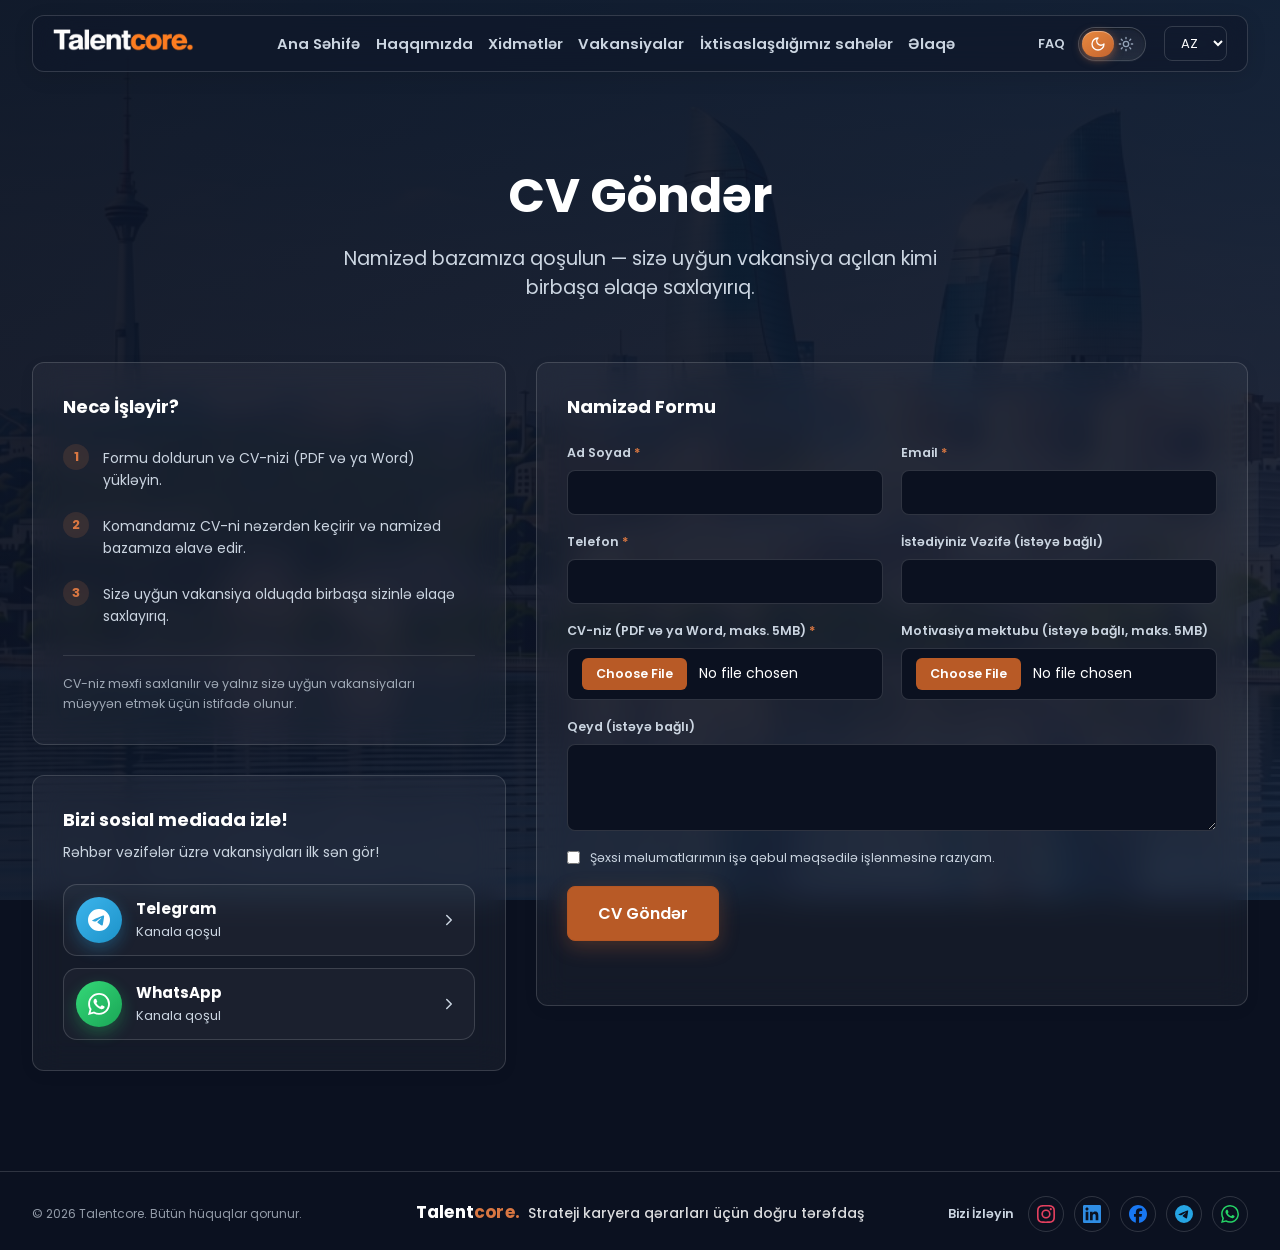
<file: cv.html>
<!DOCTYPE html>
<html lang="az">
<head>
    <meta charset="UTF-8">
    <meta name="viewport" content="width=device-width, initial-scale=1.0">
    <title>Talentcore | CV Göndər</title>
    <meta name="description" content="CV-nizi Talentcore namizəd bazasına göndərin — sizə uyğun vakansiya olduqda birbaşa əlaqə saxlayaq.">
    <meta property="og:type" content="website">
    <meta property="og:title" content="Talentcore | CV Göndər">
    <meta property="og:description" content="CV-nizi göndərin, Talentcore namizəd bazasının bir hissəsi olun.">
    <meta property="og:image" content="https://talentcore.az/og-image.png">
    <meta property="og:url" content="https://talentcore.az/cv.html">
    <link rel="canonical" href="https://talentcore.az/cv.html">
    <link rel="icon" href="favicon.png" type="image/png">
    <link rel="stylesheet" href="css/global.css">
    <link rel="stylesheet" href="css/cv.css">
    <link rel="stylesheet" href="css/follow.css">
    <link rel="preload" href="fonts/poppins-400-latin.woff2" as="font" type="font/woff2" crossorigin>
    <link rel="preload" href="fonts/poppins-600-latin.woff2" as="font" type="font/woff2" crossorigin>
    <link rel="stylesheet" href="css/fonts.css">
</head>
<body>
    <script>
        // Tema DOM render olunmazdan əvvəl tətbiq olunur ki, səhifə açılanda
        // yanlış tema anlıq görünüb sonra dəyişməsin (FOUC problemi).
        (function () {
            var savedTheme = localStorage.getItem('theme') || 'dark';
            if (savedTheme === 'light') {
                document.body.classList.add('light-theme');
            }
        })();
    </script>

    <header class="glass-header">
        <div class="logo-container">
            <a href="index.html">
                <img src="logo.png" alt="Talentcore Logo" class="site-logo">
            </a>
        </div>

        <button class="hamburger" id="hamburger-btn" aria-label="Menyu" aria-expanded="false" aria-controls="nav-menu">
            <span></span>
            <span></span>
            <span></span>
        </button>

        <nav id="nav-menu">
            <ul>
                <li><a href="index.html" class="lang" data-en="Home" data-az="Ana Səhifə">Ana Səhifə</a></li>
                <li><a href="about.html" class="lang" data-en="About Us" data-az="Haqqımızda">Haqqımızda</a></li>
                <li><a href="services.html" class="lang" data-en="Services" data-az="Xidmətlər">Xidmətlər</a></li>
                <li><a href="vacancies.html" class="lang" data-en="Vacancies" data-az="Vakansiyalar">Vakansiyalar</a></li>
                <li><a href="industries.html" class="lang" data-en="Areas of Expertise" data-az="İxtisaslaşdığımız sahələr">İxtisaslaşdığımız sahələr</a></li>
                <li><a href="contact.html" class="lang" data-en="Contact" data-az="Əlaqə">Əlaqə</a></li>
            </ul>
        </nav>

        <div class="header-right" id="header-right">
            <a href="faq.html" class="header-faq-link lang" data-en="FAQ" data-az="FAQ">FAQ</a>

            <label class="theme-switch" for="theme-toggle">
                <input type="checkbox" id="theme-toggle" aria-label="Tünd / Açıq rejim">
                <span class="slider round">
                    <span class="icon sun">☀️</span>
                    <span class="icon moon">🌙</span>
                </span>
            </label>

            <select id="lang-switch" class="lang-dropdown" aria-label="Dil seçimi">
                <option value="az" selected>AZ</option>
                <option value="en">EN</option>
                <option value="ru">RU</option>
                <option value="zh">ZH</option>
            </select>
        </div>
    </header>

    <main>
        <section class="cv-page">
            <div class="cv-container">

                <div class="cv-hero">
                    <h1 class="lang" id="cv-hero-title" data-en="Send Your CV" data-az="CV Göndər">CV Göndər</h1>
                    <p class="lang" id="cv-hero-text"
                       data-en="Join our candidate database — we'll reach out when a matching role opens up."
                       data-az="Namizəd bazamıza qoşulun — sizə uyğun vakansiya açılan kimi birbaşa əlaqə saxlayırıq.">
                       Namizəd bazamıza qoşulun — sizə uyğun vakansiya açılan kimi birbaşa əlaqə saxlayırıq.
                    </p>
                </div>

                <div class="cv-grid">

                    <!-- Sol: Proses izahı + birbaşa əlaqə -->
                    <div class="cv-aside">
                    <div class="cv-info glass-effect">
                        <h2 class="lang" id="cv-info-title" data-en="How It Works" data-az="Necə İşləyir?">Necə İşləyir?</h2>

                        <ol class="cv-steps">
                            <li>
                                <span class="cv-step-number">1</span>
                                <span class="cv-step-text lang"
                                      data-en="Fill in the form and upload your CV (PDF or Word)."
                                      data-az="Formu doldurun və CV-nizi (PDF və ya Word) yükləyin.">
                                      Formu doldurun və CV-nizi (PDF və ya Word) yükləyin.
                                </span>
                            </li>
                            <li>
                                <span class="cv-step-number">2</span>
                                <span class="cv-step-text lang"
                                      data-en="Our team reviews it and adds you to our candidate database."
                                      data-az="Komandamız CV-ni nəzərdən keçirir və namizəd bazamıza əlavə edir.">
                                      Komandamız CV-ni nəzərdən keçirir və namizəd bazamıza əlavə edir.
                                </span>
                            </li>
                            <li>
                                <span class="cv-step-number">3</span>
                                <span class="cv-step-text lang"
                                      data-en="When a matching vacancy opens up, we contact you directly."
                                      data-az="Sizə uyğun vakansiya olduqda birbaşa sizinlə əlaqə saxlayırıq.">
                                      Sizə uyğun vakansiya olduqda birbaşa sizinlə əlaqə saxlayırıq.
                                </span>
                            </li>
                        </ol>

                        <p class="cv-privacy-note lang" id="cv-privacy-note"
                           data-en="Your CV is stored confidentially and used only for matching you with relevant roles."
                           data-az="CV-niz məxfi saxlanılır və yalnız sizə uyğun vakansiyaları müəyyən etmək üçün istifadə olunur.">
                           CV-niz məxfi saxlanılır və yalnız sizə uyğun vakansiyaları müəyyən etmək üçün istifadə olunur.
                        </p>
                    </div>

                        <!-- Sol (aşağı): sosial şəbəkələrdə izləmə çağırışı (Telegram / WhatsApp). Linklər admin → Sayt parametrləri-dən gəlir (js/site-settings.js, data-social);
                             HTML-dəki ünvanlar yalnız ehtiyatdır (şirkətin ictimai nömrəsi, ayarlar boşdursa) -->
                        <div class="follow-card glass-effect">
                            <h2 class="lang" data-en="Follow us on social media!" data-az="Bizi sosial mediada izlə!">Bizi sosial mediada izlə!</h2>
                            <p class="follow-card-text lang"
                               data-en="Be the first to see leadership vacancies!"
                               data-az="Rəhbər vəzifələr üzrə vakansiyaları ilk sən gör!">
                               Rəhbər vəzifələr üzrə vakansiyaları ilk sən gör!
                            </p>

                            <div class="follow-links">
                                <a class="follow-link follow-link-telegram" href="https://t.me/+994508006029" data-social="telegram" target="_blank" rel="noopener noreferrer">
                                    <span class="follow-icon" aria-hidden="true"><svg width="22" height="22" viewBox="0 0 24 24" fill="currentColor"><path d="M11.944 0A12 12 0 0 0 0 12a12 12 0 0 0 12 12 12 12 0 0 0 12-12A12 12 0 0 0 12 0a12 12 0 0 0-.056 0zm4.962 7.224c.1-.002.321.023.465.14a.506.506 0 0 1 .171.325c.016.093.036.306.02.472-.18 1.898-.962 6.502-1.36 8.627-.168.9-.499 1.201-.82 1.23-.696.065-1.225-.46-1.9-.902-1.056-.693-1.653-1.124-2.678-1.8-1.185-.78-.417-1.21.258-1.91.177-.184 3.247-2.977 3.307-3.23.007-.032.014-.15-.056-.212s-.174-.041-.249-.024c-.106.024-1.793 1.14-5.061 3.345-.48.33-.913.49-1.302.48-.428-.008-1.252-.241-1.865-.44-.752-.245-1.349-.374-1.297-.789.027-.216.325-.437.893-.663 3.498-1.524 5.83-2.529 6.998-3.014 3.332-1.386 4.025-1.627 4.476-1.635z"/></svg></span>
                                    <span class="follow-body">
                                        <strong>Telegram</strong>
                                        <span class="lang" data-en="Join the channel" data-az="Kanala qoşul">Kanala qoşul</span>
                                    </span>
                                    <svg class="follow-arrow" width="18" height="18" viewBox="0 0 24 24" fill="none" stroke="currentColor" stroke-width="2" stroke-linecap="round" stroke-linejoin="round" aria-hidden="true"><path d="M9 6l6 6-6 6"/></svg>
                                </a>
                                <a class="follow-link follow-link-whatsapp" href="https://wa.me/994508006029" data-social="whatsapp" target="_blank" rel="noopener noreferrer">
                                    <span class="follow-icon" aria-hidden="true"><svg width="22" height="22" viewBox="0 0 24 24" fill="currentColor"><path d="M17.472 14.382c-.297-.149-1.758-.867-2.03-.967-.273-.099-.471-.148-.67.15-.197.297-.767.966-.94 1.164-.173.199-.347.223-.644.075-.297-.15-1.255-.463-2.39-1.475-.883-.788-1.48-1.761-1.653-2.059-.173-.297-.018-.458.13-.606.134-.133.298-.347.446-.52.149-.174.198-.298.298-.497.099-.198.05-.371-.025-.52-.075-.149-.669-1.612-.916-2.207-.242-.579-.487-.5-.669-.51-.173-.008-.371-.01-.57-.01-.198 0-.52.074-.792.372-.272.297-1.04 1.016-1.04 2.479 0 1.462 1.065 2.875 1.213 3.074.149.198 2.096 3.2 5.077 4.487.709.306 1.262.489 1.694.625.712.227 1.36.195 1.871.118.571-.085 1.758-.719 2.006-1.413.248-.694.248-1.289.173-1.413-.074-.124-.272-.198-.57-.347m-5.421 7.403h-.004a9.87 9.87 0 01-5.031-1.378l-.361-.214-3.741.982.998-3.648-.235-.374a9.86 9.86 0 01-1.51-5.26c.001-5.45 4.436-9.884 9.888-9.884 2.64 0 5.122 1.03 6.988 2.898a9.825 9.825 0 012.893 6.994c-.003 5.45-4.437 9.884-9.885 9.884m8.413-18.297A11.815 11.815 0 0012.05 0C5.495 0 .16 5.335.157 11.892c0 2.096.547 4.142 1.588 5.945L.057 24l6.305-1.654a11.882 11.882 0 005.683 1.448h.005c6.554 0 11.89-5.335 11.893-11.893a11.821 11.821 0 00-3.48-8.413Z"/></svg></span>
                                    <span class="follow-body">
                                        <strong>WhatsApp</strong>
                                        <span class="lang" data-en="Join the channel" data-az="Kanala qoşul">Kanala qoşul</span>
                                    </span>
                                    <svg class="follow-arrow" width="18" height="18" viewBox="0 0 24 24" fill="none" stroke="currentColor" stroke-width="2" stroke-linecap="round" stroke-linejoin="round" aria-hidden="true"><path d="M9 6l6 6-6 6"/></svg>
                                </a>
                            </div>
                        </div>
                    </div>

                    <!-- Sağ: CV Formu -->
                    <div class="cv-form-card glass-effect">
                        <h2 class="lang" id="cv-form-title" data-en="Candidate Form" data-az="Namizəd Formu">Namizəd Formu</h2>

                        <!-- Yalnız vakansiyanın "Müraciət Et" düyməsindən gəlinəndə görünür (js/cv.js doldurur) -->
                        <div class="cv-apply-target" id="cv-apply-target" hidden>
                            <span class="cv-apply-icon" aria-hidden="true">
                                <svg width="26" height="26" viewBox="0 0 24 24" fill="none" stroke="currentColor" stroke-width="1.7" stroke-linecap="round" stroke-linejoin="round"><rect x="4" y="3" width="11" height="18" rx="1.5"/><path d="M15 9h4a1 1 0 0 1 1 1v11h-5"/><path d="M8 7h3M8 11h3M8 15h3"/></svg>
                            </span>
                            <div class="cv-apply-text">
                                <span class="cv-apply-label lang" id="cv-apply-label" data-en="You are applying for" data-az="Müraciət etdiyiniz vakansiya">Müraciət etdiyiniz vakansiya</span>
                                <strong class="cv-apply-title" id="cv-apply-title"></strong>
                                <span class="cv-apply-company" id="cv-apply-company"></span>
                            </div>
                        </div>

                        <form id="cv-form" novalidate>
                            <!-- Web3Forms (web3forms.com) — contact.html-dəki eyni access key
                                 istifadə olunur, fayl (CV) əlavəsi ilə birlikdə info@talentcore.az-a
                                 ötürülür. -->
                            <input type="hidden" name="access_key" value="YOUR_WEB3FORMS_ACCESS_KEY">
                            <input type="hidden" name="subject" value="Talentcore.az — Yeni CV Müraciəti">
                            <input type="checkbox" name="botcheck" class="botcheck-field" tabindex="-1" autocomplete="off">

                            <div class="form-row">
                                <div class="form-group">
                                    <label for="cv-name" class="lang req" data-en="Full Name" data-az="Ad Soyad">Ad Soyad</label>
                                    <input type="text" id="cv-name" name="name" required>
                                </div>
                                <div class="form-group">
                                    <label for="cv-email" class="lang req" data-en="Email" data-az="Email">Email</label>
                                    <input type="email" id="cv-email" name="email" required>
                                </div>
                            </div>

                            <!-- Vakansiyadan gəlinəndə (?company=&vacancy=) js/cv.js bu iki gizli sahəni
                                 doldurur — istifadəçi dəyişə bilməz, yalnız yuxarıdakı kartda görür -->
                            <input type="hidden" id="cv-company" name="company">
                            <input type="hidden" id="cv-vacancy" name="vacancy">

                            <div class="form-row cv-row-phone">
                                <div class="form-group">
                                    <label for="cv-phone" class="lang req" data-en="Phone" data-az="Telefon">Telefon</label>
                                    <input type="tel" id="cv-phone" name="phone" required>
                                </div>
                                <!-- Ümumi CV göndərişində (vakansiyasız) görünür; vakansiyaya müraciətdə gizlədilir -->
                                <div class="form-group" id="cv-position-group">
                                    <label for="cv-position" class="lang" data-en="Desired Position (optional)" data-az="İstədiyiniz Vəzifə (istəyə bağlı)">İstədiyiniz Vəzifə (istəyə bağlı)</label>
                                    <input type="text" id="cv-position" name="desired_position">
                                </div>
                            </div>

                            <!-- Fayl sahəsi 2 yerə bölünüb: CV (məcburi) + Motivasiya məktubu (məcburi DEYİL).
                                 Məcburilik js/cv.js-də yoxlanılır (form novalidate-dir). -->
                            <div class="form-row cv-files-row">
                                <div class="form-group">
                                    <label for="cv-file" class="lang req" data-en="Your CV (PDF or Word, max 5MB)" data-az="CV-niz (PDF və ya Word, maks. 5MB)">CV-niz (PDF və ya Word, maks. 5MB)</label>
                                    <input type="file" id="cv-file" name="attachment" accept=".pdf,.doc,.docx" required>
                                </div>
                                <div class="form-group">
                                    <label for="cv-motivation" class="lang" data-en="Motivation Letter (optional, max 5MB)" data-az="Motivasiya məktubu (istəyə bağlı, maks. 5MB)">Motivasiya məktubu (istəyə bağlı, maks. 5MB)</label>
                                    <input type="file" id="cv-motivation" name="motivation_letter" accept=".pdf,.doc,.docx">
                                </div>
                            </div>

                            <div class="form-group">
                                <label for="cv-message" class="lang" data-en="Note (optional)" data-az="Qeyd (istəyə bağlı)">Qeyd (istəyə bağlı)</label>
                                <textarea id="cv-message" name="message" rows="3"></textarea>
                            </div>

                            <label class="cv-consent">
                                <input type="checkbox" id="cv-consent" name="consent" value="1" required>
                                <span class="lang"
                                      data-en="I agree that my personal data may be processed for recruitment purposes."
                                      data-az="Şəxsi məlumatlarımın işə qəbul məqsədilə işlənməsinə razıyam.">
                                      Şəxsi məlumatlarımın işə qəbul məqsədilə işlənməsinə razıyam.
                                </span>
                            </label>

                            <button type="submit" class="btn-primary lang" id="cv-submit-btn" data-en="Send CV" data-az="CV Göndər">CV Göndər</button>
                            <p class="form-note" id="cv-form-status" aria-live="polite"></p>
                        </form>
                    </div>

                </div>

            </div>
        </section>
    </main>

    <footer class="site-footer">
        <div class="footer-container">

            <div class="footer-bottom">
                <!-- Aşağıdakı sosial media linkləri nümunədir (#) — real profil ünvanları ilə əvəzlənməlidir. -->
                <div class="footer-social">
                    <span class="footer-social-label lang" data-en="Follow Us" data-az="Bizi İzləyin">Bizi İzləyin</span>
                    <div class="footer-social-icons">
                        <a href="#" class="social-icon" aria-label="Instagram" target="_blank" rel="noopener">
                            <svg viewBox="0 0 24 24" fill="currentColor" aria-hidden="true"><path d="M7.0301.084c-1.2768.0602-2.1487.264-2.911.5634-.7888.3075-1.4575.72-2.1228 1.3877-.6652.6677-1.075 1.3368-1.3802 2.127-.2954.7638-.4956 1.6365-.552 2.914-.0564 1.2775-.0689 1.6882-.0626 4.947.0062 3.2586.0206 3.6671.0825 4.9473.061 1.2765.264 2.1482.5635 2.9107.308.7889.72 1.4573 1.388 2.1228.6679.6655 1.3365 1.0743 2.1285 1.38.7632.295 1.6361.4961 2.9134.552 1.2773.056 1.6884.069 4.9462.0627 3.2578-.0062 3.668-.0207 4.9478-.0814 1.28-.0607 2.147-.2652 2.9098-.5633.7889-.3086 1.4578-.72 2.1228-1.3881.665-.6682 1.0745-1.3378 1.3795-2.1284.2957-.7632.4966-1.636.552-2.9124.056-1.2809.0692-1.6898.063-4.948-.0063-3.2583-.021-3.6668-.0817-4.9465-.0607-1.2797-.264-2.1487-.5633-2.9117-.3084-.7889-.72-1.4568-1.3876-2.1228C21.2982 1.33 20.628.9208 19.8378.6165 19.074.321 18.2017.1197 16.9244.0645 15.6471.0093 15.236-.005 11.977.0014 8.718.0076 8.31.0215 7.0301.0839m.1402 21.6932c-1.17-.0509-1.8053-.2453-2.2287-.408-.5606-.216-.96-.4771-1.3819-.895-.422-.4178-.6811-.8186-.9-1.378-.1644-.4234-.3624-1.058-.4171-2.228-.0595-1.2645-.072-1.6442-.079-4.848-.007-3.2037.0053-3.583.0607-4.848.05-1.169.2456-1.805.408-2.2282.216-.5613.4762-.96.895-1.3816.4188-.4217.8184-.6814 1.3783-.9003.423-.1651 1.0575-.3614 2.227-.4171 1.2655-.06 1.6447-.072 4.848-.079 3.2033-.007 3.5835.005 4.8495.0608 1.169.0508 1.8053.2445 2.228.408.5608.216.96.4754 1.3816.895.4217.4194.6816.8176.9005 1.3787.1653.4217.3617 1.056.4169 2.2263.0602 1.2655.0739 1.645.0796 4.848.0058 3.203-.0055 3.5834-.061 4.848-.051 1.17-.245 1.8055-.408 2.2294-.216.5604-.4763.96-.8954 1.3814-.419.4215-.8181.6811-1.3783.9-.4224.1649-1.0577.3617-2.2262.4174-1.2656.0595-1.6448.072-4.8493.079-3.2045.007-3.5825-.006-4.848-.0608M16.953 5.5864A1.44 1.44 0 1 0 18.39 4.144a1.44 1.44 0 0 0-1.437 1.4424M5.8385 12.012c.0067 3.4032 2.7706 6.1557 6.173 6.1493 3.4026-.0065 6.157-2.7701 6.1506-6.1733-.0065-3.4032-2.771-6.1565-6.174-6.1498-3.403.0067-6.156 2.771-6.1496 6.1738M8 12.0077a4 4 0 1 1 4.008 3.9921A3.9996 3.9996 0 0 1 8 12.0077"/></svg>
                        </a>
                        <a href="#" class="social-icon" aria-label="LinkedIn" target="_blank" rel="noopener">
                            <svg viewBox="0 0 24 24" fill="currentColor" aria-hidden="true"><path d="M20.447 20.452h-3.554v-5.569c0-1.328-.027-3.037-1.852-3.037-1.853 0-2.136 1.445-2.136 2.939v5.667H9.351V9h3.414v1.561h.046c.477-.9 1.637-1.85 3.37-1.85 3.601 0 4.267 2.37 4.267 5.455v6.286zM5.337 7.433c-1.144 0-2.063-.926-2.063-2.065 0-1.138.92-2.063 2.063-2.063 1.14 0 2.064.925 2.064 2.063 0 1.139-.925 2.065-2.064 2.065zm1.782 13.019H3.555V9h3.564v11.452zM22.225 0H1.771C.792 0 0 .774 0 1.729v20.542C0 23.227.792 24 1.771 24h20.451C23.2 24 24 23.227 24 22.271V1.729C24 .774 23.2 0 22.222 0h.003z"/></svg>
                        </a>
                        <a href="#" class="social-icon" aria-label="Facebook" target="_blank" rel="noopener">
                            <svg viewBox="0 0 24 24" fill="currentColor" aria-hidden="true"><path d="M9.101 23.691v-7.98H6.627v-3.667h2.474v-1.58c0-4.085 1.848-5.978 5.858-5.978.401 0 .955.042 1.468.103a8.68 8.68 0 0 1 1.141.195v3.325a8.623 8.623 0 0 0-.653-.036 26.805 26.805 0 0 0-.733-.009c-.707 0-1.259.096-1.675.309a1.686 1.686 0 0 0-.679.622c-.258.42-.374.995-.374 1.752v1.297h3.919l-.386 2.103-.287 1.564h-3.246v8.245C19.396 23.238 24 18.179 24 12.044c0-6.627-5.373-12-12-12s-12 5.373-12 12c0 5.628 3.874 10.35 9.101 11.647Z"/></svg>
                        </a>
                        <a href="#" class="social-icon" aria-label="Telegram" target="_blank" rel="noopener">
                            <svg viewBox="0 0 24 24" fill="currentColor" aria-hidden="true"><path d="M11.944 0A12 12 0 0 0 0 12a12 12 0 0 0 12 12 12 12 0 0 0 12-12A12 12 0 0 0 12 0a12 12 0 0 0-.056 0zm4.962 7.224c.1-.002.321.023.465.14a.506.506 0 0 1 .171.325c.016.093.036.306.02.472-.18 1.898-.962 6.502-1.36 8.627-.168.9-.499 1.201-.82 1.23-.696.065-1.225-.46-1.9-.902-1.056-.693-1.653-1.124-2.678-1.8-1.185-.78-.417-1.21.258-1.91.177-.184 3.247-2.977 3.307-3.23.007-.032.014-.15-.056-.212s-.174-.041-.249-.024c-.106.024-1.793 1.14-5.061 3.345-.48.33-.913.49-1.302.48-.428-.008-1.252-.241-1.865-.44-.752-.245-1.349-.374-1.297-.789.027-.216.325-.437.893-.663 3.498-1.524 5.83-2.529 6.998-3.014 3.332-1.386 4.025-1.627 4.476-1.635z"/></svg>
                        </a>
                        <a href="#" class="social-icon" aria-label="WhatsApp" target="_blank" rel="noopener">
                            <svg viewBox="0 0 24 24" fill="currentColor" aria-hidden="true"><path d="M17.472 14.382c-.297-.149-1.758-.867-2.03-.967-.273-.099-.471-.148-.67.15-.197.297-.767.966-.94 1.164-.173.199-.347.223-.644.075-.297-.15-1.255-.463-2.39-1.475-.883-.788-1.48-1.761-1.653-2.059-.173-.297-.018-.458.13-.606.134-.133.298-.347.446-.52.149-.174.198-.298.298-.497.099-.198.05-.371-.025-.52-.075-.149-.669-1.612-.916-2.207-.242-.579-.487-.5-.669-.51-.173-.008-.371-.01-.57-.01-.198 0-.52.074-.792.372-.272.297-1.04 1.016-1.04 2.479 0 1.462 1.065 2.875 1.213 3.074.149.198 2.096 3.2 5.077 4.487.709.306 1.262.489 1.694.625.712.227 1.36.195 1.871.118.571-.085 1.758-.719 2.006-1.413.248-.694.248-1.289.173-1.413-.074-.124-.272-.198-.57-.347m-5.421 7.403h-.004a9.87 9.87 0 01-5.031-1.378l-.361-.214-3.741.982.998-3.648-.235-.374a9.86 9.86 0 01-1.51-5.26c.001-5.45 4.436-9.884 9.888-9.884 2.64 0 5.122 1.03 6.988 2.898a9.825 9.825 0 012.893 6.994c-.003 5.45-4.437 9.884-9.885 9.884m8.413-18.297A11.815 11.815 0 0012.05 0C5.495 0 .16 5.335.157 11.892c0 2.096.547 4.142 1.588 5.945L.057 24l6.305-1.654a11.882 11.882 0 005.683 1.448h.005c6.554 0 11.89-5.335 11.893-11.893a11.821 11.821 0 00-3.48-8.413Z"/></svg>
                        </a>
                    </div>
                </div>
            </div>

            <div class="footer-left">
                <div class="footer-tagline">
                    <strong class="footer-tagline-brand"><span class="footer-brand-talent">Talent</span>core.</strong>
                    <span class="footer-tagline-text lang" data-en="The right partner for strategic career decisions" data-az="Strateji karyera qərarları üçün doğru tərəfdaş">Strateji karyera qərarları üçün doğru tərəfdaş</span>
                </div>
                <div class="footer-copyright">
                    <p>&copy; 2026 Talentcore. <span class="lang" data-en="All rights reserved." data-az="Bütün hüquqlar qorunur.">Bütün hüquqlar qorunur.</span></p>
                </div>
            </div>

        </div>
    </footer>

    <script src="js/translations.js"></script>
    <script src="js/main.js"></script>
    <script src="js/site-settings.js"></script>
    <script src="js/cv.js"></script>
</body>
</html>
</file>
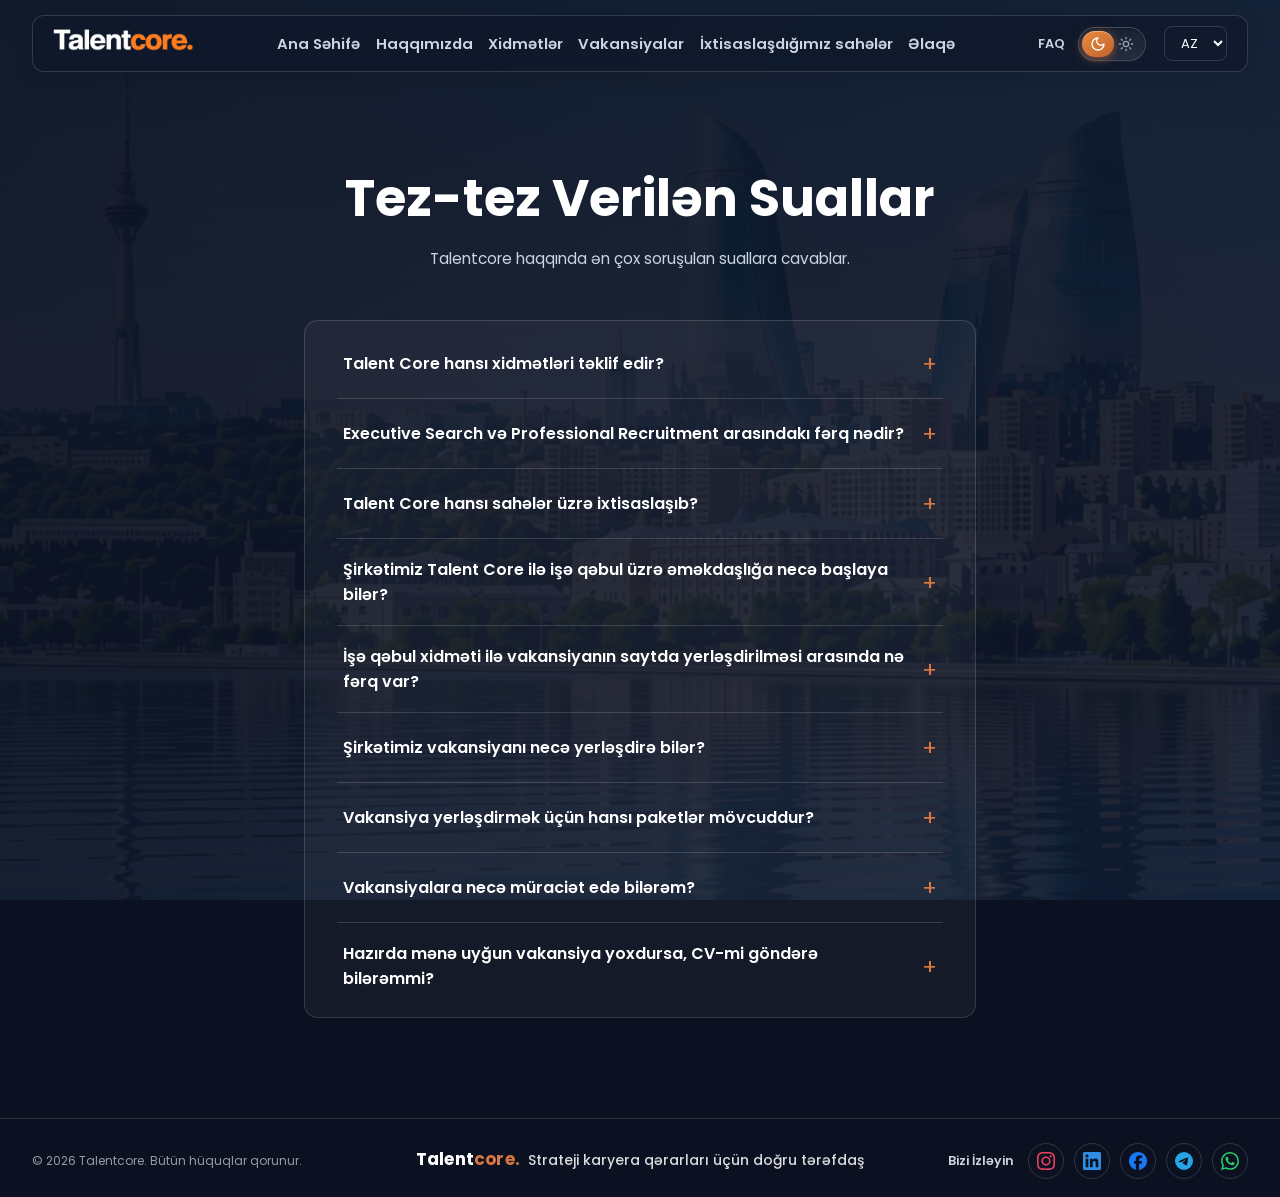
<file: faq.html>
<!DOCTYPE html>
<html lang="az">
<head>
    <meta charset="UTF-8">
    <meta name="viewport" content="width=device-width, initial-scale=1.0">
    <title>Talentcore | Tez-tez Verilən Suallar</title>
    <meta name="description" content="Talentcore haqqında tez-tez verilən suallar — xidmətlər, CV göndərmə, işə qəbul prosesi və əməkdaşlıq haqqında cavablar.">
    <meta property="og:type" content="website">
    <meta property="og:title" content="Talentcore | Tez-tez Verilən Suallar">
    <meta property="og:description" content="Talentcore haqqında tez-tez verilən suallara cavablar.">
    <meta property="og:image" content="https://talentcore.az/og-image.png">
    <meta property="og:url" content="https://talentcore.az/faq.html">
    <link rel="canonical" href="https://talentcore.az/faq.html">
    <link rel="icon" href="favicon.png" type="image/png">
    <link rel="stylesheet" href="css/global.css">
    <link rel="stylesheet" href="css/faq.css">
    <link rel="preload" href="fonts/poppins-400-latin.woff2" as="font" type="font/woff2" crossorigin>
    <link rel="preload" href="fonts/poppins-600-latin.woff2" as="font" type="font/woff2" crossorigin>
    <link rel="stylesheet" href="css/fonts.css">
</head>
<body>
    <script>
        // Tema DOM render olunmazdan əvvəl tətbiq olunur ki, səhifə açılanda
        // yanlış tema anlıq görünüb sonra dəyişməsin (FOUC problemi).
        (function () {
            var savedTheme = localStorage.getItem('theme') || 'dark';
            if (savedTheme === 'light') {
                document.body.classList.add('light-theme');
            }
        })();
    </script>

    <header class="glass-header">
        <div class="logo-container">
            <a href="index.html">
                <img src="logo.png" alt="Talentcore Logo" class="site-logo">
            </a>
        </div>

        <button class="hamburger" id="hamburger-btn" aria-label="Menyu" aria-expanded="false" aria-controls="nav-menu">
            <span></span>
            <span></span>
            <span></span>
        </button>

        <nav id="nav-menu">
            <ul>
                <li><a href="index.html" class="lang" data-en="Home" data-az="Ana Səhifə">Ana Səhifə</a></li>
                <li><a href="about.html" class="lang" data-en="About Us" data-az="Haqqımızda">Haqqımızda</a></li>
                <li><a href="services.html" class="lang" data-en="Services" data-az="Xidmətlər">Xidmətlər</a></li>
                <li><a href="vacancies.html" class="lang" data-en="Vacancies" data-az="Vakansiyalar">Vakansiyalar</a></li>
                <li><a href="industries.html" class="lang" data-en="Areas of Expertise" data-az="İxtisaslaşdığımız sahələr">İxtisaslaşdığımız sahələr</a></li>
                <li><a href="contact.html" class="lang" data-en="Contact" data-az="Əlaqə">Əlaqə</a></li>
            </ul>
        </nav>

        <div class="header-right" id="header-right">
            <a href="faq.html" class="header-faq-link lang" data-en="FAQ" data-az="FAQ">FAQ</a>

            <label class="theme-switch" for="theme-toggle">
                <input type="checkbox" id="theme-toggle" aria-label="Tünd / Açıq rejim">
                <span class="slider round">
                    <span class="icon sun">☀️</span>
                    <span class="icon moon">🌙</span>
                </span>
            </label>

            <select id="lang-switch" class="lang-dropdown" aria-label="Dil seçimi">
                <option value="az" selected>AZ</option>
                <option value="en">EN</option>
                <option value="ru">RU</option>
                <option value="zh">ZH</option>
            </select>
        </div>
    </header>

    <main>
        <section class="faq-page">
            <div class="faq-container">

                <div class="faq-hero">
                    <h1 class="lang" data-en="Frequently Asked Questions" data-az="Tez-tez Verilən Suallar">Tez-tez Verilən Suallar</h1>
                    <p class="lang"
                       data-en="Answers to the questions we hear most often."
                       data-az="Talentcore haqqında ən çox soruşulan suallara cavablar.">
                       Talentcore haqqında ən çox soruşulan suallara cavablar.
                    </p>
                </div>

                <div class="faq-list">

                    <details class="faq-item">
                        <summary class="lang" data-en="What services does Talent Core offer?" data-az="Talent Core hansı xidmətləri təklif edir?">Talent Core hansı xidmətləri təklif edir?</summary>
                        <p class="lang"
                           data-en="Talent Core operates in two key areas: executive and professional recruitment, including talent assessment for businesses, and a vacancy platform for publishing job openings for leadership positions."
                           data-az="Talent Core iki istiqamətdə fəaliyyət göstərir: şirkətlər üçün rəhbər və peşəkar mütəxəssislərin axtarışı və seçimi, istedadların qiymətləndirilməsi eləcə də rəhbər vəzifələr üzrə iş elanlarının yerləşdirilməsi üçün vakansiya platforması.">
                           Talent Core iki istiqamətdə fəaliyyət göstərir: şirkətlər üçün rəhbər və peşəkar mütəxəssislərin axtarışı və seçimi, istedadların qiymətləndirilməsi eləcə də rəhbər vəzifələr üzrə iş elanlarının yerləşdirilməsi üçün vakansiya platforması.
                        </p>
                    </details>

                    <details class="faq-item">
                        <summary class="lang" data-en="What is the difference between Executive Search and Professional Recruitment?" data-az="Executive Search və Professional Recruitment arasındakı fərq nədir?">Executive Search və Professional Recruitment arasındakı fərq nədir?</summary>
                        <p class="lang"
                           data-en="Executive Search focuses on identifying and attracting suitable candidates for senior leadership and strategic positions through a targeted search process. Professional Recruitment covers the sourcing, assessment, and selection of professional specialists across various industries."
                           data-az="Executive Search yüksək rəhbər vəzifələr və strateji mövqelər üçün uyğun namizədlərin məqsədyönlü şəkildə müəyyənləşdirilməsi və cəlb edilməsinə yönəlir. Professional Recruitment isə müxtəlif sahələr üzrə peşəkar mütəxəssislərin axtarışı, qiymətləndirilməsi və seçimini əhatə edir.">
                           Executive Search yüksək rəhbər vəzifələr və strateji mövqelər üçün uyğun namizədlərin məqsədyönlü şəkildə müəyyənləşdirilməsi və cəlb edilməsinə yönəlir. Professional Recruitment isə müxtəlif sahələr üzrə peşəkar mütəxəssislərin axtarışı, qiymətləndirilməsi və seçimini əhatə edir.
                        </p>
                    </details>

                    <details class="faq-item">
                        <summary class="lang" data-en="Which industries does Talent Core specialize in?" data-az="Talent Core hansı sahələr üzrə ixtisaslaşıb?">Talent Core hansı sahələr üzrə ixtisaslaşıb?</summary>
                        <p class="lang"
                           data-en="We cover banking and finance, oil and gas, energy, construction and real estate, manufacturing, retail, technology, logistics, healthcare, tourism, and other industries. For more information, please visit our <a href='industries.html'>Industries We Serve</a> page."
                           data-az="Bankçılıq və maliyyə, neft-qaz və enerji, tikinti və daşınmaz əmlak, istehsalat, pərakəndə satış, texnologiya, logistika, səhiyyə, turizm və digər sahələri əhatə edirik. Ətraflı məlumatı <a href='industries.html'>İxtisaslaşdığımız sahələr</a> səhifəsində tapa bilərsiniz.">
                           Bankçılıq və maliyyə, neft-qaz və enerji, tikinti və daşınmaz əmlak, istehsalat, pərakəndə satış, texnologiya, logistika, səhiyyə, turizm və digər sahələri əhatə edirik. Ətraflı məlumatı <a href='industries.html'>İxtisaslaşdığımız sahələr</a> səhifəsində tapa bilərsiniz.
                        </p>
                    </details>

                    <details class="faq-item">
                        <summary class="lang" data-en="How can our company start collaborating with Talent Core on recruitment?" data-az="Şirkətimiz Talent Core ilə işə qəbul üzrə əməkdaşlığa necə başlaya bilər?">Şirkətimiz Talent Core ilə işə qəbul üzrə əməkdaşlığa necə başlaya bilər?</summary>
                        <p class="lang"
                           data-en="You can share your recruitment needs by completing the form on our <a href='contact.html'>Contact page</a> or by emailing us at info@talentcore.az."
                           data-az="<a href='contact.html'>Əlaqə</a> səhifəsindəki formanı dolduraraq və ya info@talentcore.az ünvanına yazaraq ehtiyacınızı bölüşə bilərsiniz.">
                           <a href='contact.html'>Əlaqə</a> səhifəsindəki formanı dolduraraq və ya info@talentcore.az ünvanına yazaraq ehtiyacınızı bölüşə bilərsiniz.
                        </p>
                    </details>

                    <details class="faq-item">
                        <summary class="lang" data-en="What is the difference between recruitment services and job posting on the website?" data-az="İşə qəbul xidməti ilə vakansiyanın saytda yerləşdirilməsi arasında nə fərq var?">İşə qəbul xidməti ilə vakansiyanın saytda yerləşdirilməsi arasında nə fərq var?</summary>
                        <p class="lang"
                           data-en="As part of its recruitment services, Talent Core searches for suitable candidates, conducts initial assessments, and supports the selection process. Job posting, on the other hand, allows companies to publish vacancies on the platform and receive applications directly from candidates."
                           data-az="İşə qəbul xidməti çərçivəsində Talent Core uyğun namizədlərin axtarışını və ilkin qiymətləndirilməsini həyata keçirir, seçim prosesinə dəstək göstərir. Vakansiyanın saytda yerləşdirilməsi isə şirkətə iş elanını platformada dərc etmək və namizədlərdən birbaşa müraciətlər qəbul etmək imkanı verir.">
                           İşə qəbul xidməti çərçivəsində Talent Core uyğun namizədlərin axtarışını və ilkin qiymətləndirilməsini həyata keçirir, seçim prosesinə dəstək göstərir. Vakansiyanın saytda yerləşdirilməsi isə şirkətə iş elanını platformada dərc etmək və namizədlərdən birbaşa müraciətlər qəbul etmək imkanı verir.
                        </p>
                    </details>

                    <details class="faq-item">
                        <summary class="lang" data-en="How can our company post a vacancy?" data-az="Şirkətimiz vakansiyanı necə yerləşdirə bilər?">Şirkətimiz vakansiyanı necə yerləşdirə bilər?</summary>
                        <p class="lang"
                           data-en="Visit the <a href='post-job.html'>Post a Vacancy</a> page, select the appropriate package, and complete the application form. Alternatively, you can contact us directly via <a href='https://wa.me/994508006029' target='_blank' rel='noopener'>WhatsApp</a>."
                           data-az="<a href='post-job.html'>Vakansiya yerləşdir</a> səhifəsinə daxil olaraq uyğun paketi seçin və müraciət formasını doldurun və ya birbaşa <a href='https://wa.me/994508006029' target='_blank' rel='noopener'>Whatsappa</a> keçid edərək bizimlə əlaqə saxlaya bilərsiniz.">
                           <a href='post-job.html'>Vakansiya yerləşdir</a> səhifəsinə daxil olaraq uyğun paketi seçin və müraciət formasını doldurun və ya birbaşa <a href='https://wa.me/994508006029' target='_blank' rel='noopener'>Whatsappa</a> keçid edərək bizimlə əlaqə saxlaya bilərsiniz.
                        </p>
                    </details>

                    <details class="faq-item">
                        <summary class="lang" data-en="What job posting packages are available?" data-az="Vakansiya yerləşdirmək üçün hansı paketlər mövcuddur?">Vakansiya yerləşdirmək üçün hansı paketlər mövcuddur?</summary>
                        <p class="lang"
                           data-en="Talent Core offers two job posting packages:<br>• <a href='post-job.html#standard'><strong>Standard</strong></a>: Publication of one vacancy for 30 days and creation of a company profile.<br>• <a href='post-job.html#premium'><strong>Premium</strong></a>: Includes all Standard package features, plus priority placement of the vacancy in the top search results with Premium status for a selected period of 3 or 30 days.<br>For more information about package features and terms of cooperation, please visit the <a href='post-job.html'>Post a Vacancy</a> page."
                           data-az="Talent Core iki vakansiya yerləşdirmə paketi təklif edir:<br>• <a href='post-job.html#standard'><strong>Standart</strong></a>: Bir vakansiyanın 30 gün müddətində dərc edilməsi və şirkət profilinin yaradılması.<br>• <a href='post-job.html#premium'><strong>Premium</strong></a>: Standart paketə daxil olan xidmətlərə əlavə olaraq, vakansiyanın seçilmiş 3 və ya 30 gün ərzində Premium statusu ilə ön sıralarda yerləşdirilməsi.<br>Paketlərin əhatə dairəsi və əməkdaşlıq şərtləri haqqında ətraflı məlumat üçün <a href='post-job.html'>Vakansiya yerləşdir</a> səhifəsinə keçid edin.">
                           Talent Core iki vakansiya yerləşdirmə paketi təklif edir:<br>• <a href='post-job.html#standard'><strong>Standart</strong></a>: Bir vakansiyanın 30 gün müddətində dərc edilməsi və şirkət profilinin yaradılması.<br>• <a href='post-job.html#premium'><strong>Premium</strong></a>: Standart paketə daxil olan xidmətlərə əlavə olaraq, vakansiyanın seçilmiş 3 və ya 30 gün ərzində Premium statusu ilə ön sıralarda yerləşdirilməsi.<br>Paketlərin əhatə dairəsi və əməkdaşlıq şərtləri haqqında ətraflı məlumat üçün <a href='post-job.html'>Vakansiya yerləşdir</a> səhifəsinə keçid edin.
                        </p>
                    </details>

                    <details class="faq-item">
                        <summary class="lang" data-en="How can I apply for vacancies?" data-az="Vakansiyalara necə müraciət edə bilərəm?">Vakansiyalara necə müraciət edə bilərəm?</summary>
                        <p class="lang"
                           data-en="On the <a href='vacancies.html'>Vacancies</a> page, you can use filters for industry, seniority level, region, work schedule, and work format to find opportunities that match your preferences. Open the details of your chosen vacancy and submit your application according to the instructions provided in the job posting."
                           data-az="<a href='vacancies.html'>Vakansiyalar</a> səhifəsində sahə, vəzifə səviyyəsi, region, iş qrafiki və iş formatı üzrə filtrlərdən istifadə edərək sizə uyğun elanları tapa bilərsiniz. Seçdiyiniz vakansiyanın ətraflı məlumat bölməsinə daxil olun və elanda göstərilən qaydada müraciətinizi göndərin.">
                           <a href='vacancies.html'>Vakansiyalar</a> səhifəsində sahə, vəzifə səviyyəsi, region, iş qrafiki və iş formatı üzrə filtrlərdən istifadə edərək sizə uyğun elanları tapa bilərsiniz. Seçdiyiniz vakansiyanın ətraflı məlumat bölməsinə daxil olun və elanda göstərilən qaydada müraciətinizi göndərin.
                        </p>
                    </details>

                    <details class="faq-item">
                        <summary class="lang" data-en="Can I submit my CV if there are currently no vacancies that match my profile?" data-az="Hazırda mənə uyğun vakansiya yoxdursa, CV-mi göndərə bilərəmmi?">Hazırda mənə uyğun vakansiya yoxdursa, CV-mi göndərə bilərəmmi?</summary>
                        <p class="lang"
                           data-en="Yes. You can send your CV to hr@talentcore.az. Your profile may be considered when suitable opportunities become available in the future."
                           data-az="Bəli. CV-nizi hr@talentcore.az ünvanına göndərə bilərsiniz. Profiliniz gələcəkdə uyğun vakansiyalar yarandıqda nəzərdən keçirilə bilər.">
                           Bəli. CV-nizi hr@talentcore.az ünvanına göndərə bilərsiniz. Profiliniz gələcəkdə uyğun vakansiyalar yarandıqda nəzərdən keçirilə bilər.
                        </p>
                    </details>

                </div>

            </div>
        </section>
    </main>

    <footer class="site-footer">
        <div class="footer-container">

            <div class="footer-bottom">
                <!-- Aşağıdakı sosial media linkləri nümunədir (#) — real profil ünvanları ilə əvəzlənməlidir. -->
                <div class="footer-social">
                    <span class="footer-social-label lang" data-en="Follow Us" data-az="Bizi İzləyin">Bizi İzləyin</span>
                    <div class="footer-social-icons">
                        <a href="#" class="social-icon" aria-label="Instagram" target="_blank" rel="noopener">
                            <svg viewBox="0 0 24 24" fill="currentColor" aria-hidden="true"><path d="M7.0301.084c-1.2768.0602-2.1487.264-2.911.5634-.7888.3075-1.4575.72-2.1228 1.3877-.6652.6677-1.075 1.3368-1.3802 2.127-.2954.7638-.4956 1.6365-.552 2.914-.0564 1.2775-.0689 1.6882-.0626 4.947.0062 3.2586.0206 3.6671.0825 4.9473.061 1.2765.264 2.1482.5635 2.9107.308.7889.72 1.4573 1.388 2.1228.6679.6655 1.3365 1.0743 2.1285 1.38.7632.295 1.6361.4961 2.9134.552 1.2773.056 1.6884.069 4.9462.0627 3.2578-.0062 3.668-.0207 4.9478-.0814 1.28-.0607 2.147-.2652 2.9098-.5633.7889-.3086 1.4578-.72 2.1228-1.3881.665-.6682 1.0745-1.3378 1.3795-2.1284.2957-.7632.4966-1.636.552-2.9124.056-1.2809.0692-1.6898.063-4.948-.0063-3.2583-.021-3.6668-.0817-4.9465-.0607-1.2797-.264-2.1487-.5633-2.9117-.3084-.7889-.72-1.4568-1.3876-2.1228C21.2982 1.33 20.628.9208 19.8378.6165 19.074.321 18.2017.1197 16.9244.0645 15.6471.0093 15.236-.005 11.977.0014 8.718.0076 8.31.0215 7.0301.0839m.1402 21.6932c-1.17-.0509-1.8053-.2453-2.2287-.408-.5606-.216-.96-.4771-1.3819-.895-.422-.4178-.6811-.8186-.9-1.378-.1644-.4234-.3624-1.058-.4171-2.228-.0595-1.2645-.072-1.6442-.079-4.848-.007-3.2037.0053-3.583.0607-4.848.05-1.169.2456-1.805.408-2.2282.216-.5613.4762-.96.895-1.3816.4188-.4217.8184-.6814 1.3783-.9003.423-.1651 1.0575-.3614 2.227-.4171 1.2655-.06 1.6447-.072 4.848-.079 3.2033-.007 3.5835.005 4.8495.0608 1.169.0508 1.8053.2445 2.228.408.5608.216.96.4754 1.3816.895.4217.4194.6816.8176.9005 1.3787.1653.4217.3617 1.056.4169 2.2263.0602 1.2655.0739 1.645.0796 4.848.0058 3.203-.0055 3.5834-.061 4.848-.051 1.17-.245 1.8055-.408 2.2294-.216.5604-.4763.96-.8954 1.3814-.419.4215-.8181.6811-1.3783.9-.4224.1649-1.0577.3617-2.2262.4174-1.2656.0595-1.6448.072-4.8493.079-3.2045.007-3.5825-.006-4.848-.0608M16.953 5.5864A1.44 1.44 0 1 0 18.39 4.144a1.44 1.44 0 0 0-1.437 1.4424M5.8385 12.012c.0067 3.4032 2.7706 6.1557 6.173 6.1493 3.4026-.0065 6.157-2.7701 6.1506-6.1733-.0065-3.4032-2.771-6.1565-6.174-6.1498-3.403.0067-6.156 2.771-6.1496 6.1738M8 12.0077a4 4 0 1 1 4.008 3.9921A3.9996 3.9996 0 0 1 8 12.0077"/></svg>
                        </a>
                        <a href="#" class="social-icon" aria-label="LinkedIn" target="_blank" rel="noopener">
                            <svg viewBox="0 0 24 24" fill="currentColor" aria-hidden="true"><path d="M20.447 20.452h-3.554v-5.569c0-1.328-.027-3.037-1.852-3.037-1.853 0-2.136 1.445-2.136 2.939v5.667H9.351V9h3.414v1.561h.046c.477-.9 1.637-1.85 3.37-1.85 3.601 0 4.267 2.37 4.267 5.455v6.286zM5.337 7.433c-1.144 0-2.063-.926-2.063-2.065 0-1.138.92-2.063 2.063-2.063 1.14 0 2.064.925 2.064 2.063 0 1.139-.925 2.065-2.064 2.065zm1.782 13.019H3.555V9h3.564v11.452zM22.225 0H1.771C.792 0 0 .774 0 1.729v20.542C0 23.227.792 24 1.771 24h20.451C23.2 24 24 23.227 24 22.271V1.729C24 .774 23.2 0 22.222 0h.003z"/></svg>
                        </a>
                        <a href="#" class="social-icon" aria-label="Facebook" target="_blank" rel="noopener">
                            <svg viewBox="0 0 24 24" fill="currentColor" aria-hidden="true"><path d="M9.101 23.691v-7.98H6.627v-3.667h2.474v-1.58c0-4.085 1.848-5.978 5.858-5.978.401 0 .955.042 1.468.103a8.68 8.68 0 0 1 1.141.195v3.325a8.623 8.623 0 0 0-.653-.036 26.805 26.805 0 0 0-.733-.009c-.707 0-1.259.096-1.675.309a1.686 1.686 0 0 0-.679.622c-.258.42-.374.995-.374 1.752v1.297h3.919l-.386 2.103-.287 1.564h-3.246v8.245C19.396 23.238 24 18.179 24 12.044c0-6.627-5.373-12-12-12s-12 5.373-12 12c0 5.628 3.874 10.35 9.101 11.647Z"/></svg>
                        </a>
                        <a href="#" class="social-icon" aria-label="Telegram" target="_blank" rel="noopener">
                            <svg viewBox="0 0 24 24" fill="currentColor" aria-hidden="true"><path d="M11.944 0A12 12 0 0 0 0 12a12 12 0 0 0 12 12 12 12 0 0 0 12-12A12 12 0 0 0 12 0a12 12 0 0 0-.056 0zm4.962 7.224c.1-.002.321.023.465.14a.506.506 0 0 1 .171.325c.016.093.036.306.02.472-.18 1.898-.962 6.502-1.36 8.627-.168.9-.499 1.201-.82 1.23-.696.065-1.225-.46-1.9-.902-1.056-.693-1.653-1.124-2.678-1.8-1.185-.78-.417-1.21.258-1.91.177-.184 3.247-2.977 3.307-3.23.007-.032.014-.15-.056-.212s-.174-.041-.249-.024c-.106.024-1.793 1.14-5.061 3.345-.48.33-.913.49-1.302.48-.428-.008-1.252-.241-1.865-.44-.752-.245-1.349-.374-1.297-.789.027-.216.325-.437.893-.663 3.498-1.524 5.83-2.529 6.998-3.014 3.332-1.386 4.025-1.627 4.476-1.635z"/></svg>
                        </a>
                        <a href="#" class="social-icon" aria-label="WhatsApp" target="_blank" rel="noopener">
                            <svg viewBox="0 0 24 24" fill="currentColor" aria-hidden="true"><path d="M17.472 14.382c-.297-.149-1.758-.867-2.03-.967-.273-.099-.471-.148-.67.15-.197.297-.767.966-.94 1.164-.173.199-.347.223-.644.075-.297-.15-1.255-.463-2.39-1.475-.883-.788-1.48-1.761-1.653-2.059-.173-.297-.018-.458.13-.606.134-.133.298-.347.446-.52.149-.174.198-.298.298-.497.099-.198.05-.371-.025-.52-.075-.149-.669-1.612-.916-2.207-.242-.579-.487-.5-.669-.51-.173-.008-.371-.01-.57-.01-.198 0-.52.074-.792.372-.272.297-1.04 1.016-1.04 2.479 0 1.462 1.065 2.875 1.213 3.074.149.198 2.096 3.2 5.077 4.487.709.306 1.262.489 1.694.625.712.227 1.36.195 1.871.118.571-.085 1.758-.719 2.006-1.413.248-.694.248-1.289.173-1.413-.074-.124-.272-.198-.57-.347m-5.421 7.403h-.004a9.87 9.87 0 01-5.031-1.378l-.361-.214-3.741.982.998-3.648-.235-.374a9.86 9.86 0 01-1.51-5.26c.001-5.45 4.436-9.884 9.888-9.884 2.64 0 5.122 1.03 6.988 2.898a9.825 9.825 0 012.893 6.994c-.003 5.45-4.437 9.884-9.885 9.884m8.413-18.297A11.815 11.815 0 0012.05 0C5.495 0 .16 5.335.157 11.892c0 2.096.547 4.142 1.588 5.945L.057 24l6.305-1.654a11.882 11.882 0 005.683 1.448h.005c6.554 0 11.89-5.335 11.893-11.893a11.821 11.821 0 00-3.48-8.413Z"/></svg>
                        </a>
                    </div>
                </div>
            </div>

            <div class="footer-left">
                <div class="footer-tagline">
                    <strong class="footer-tagline-brand"><span class="footer-brand-talent">Talent</span>core.</strong>
                    <span class="footer-tagline-text lang" data-en="The right partner for strategic career decisions" data-az="Strateji karyera qərarları üçün doğru tərəfdaş">Strateji karyera qərarları üçün doğru tərəfdaş</span>
                </div>
                <div class="footer-copyright">
                    <p>&copy; 2026 Talentcore. <span class="lang" data-en="All rights reserved." data-az="Bütün hüquqlar qorunur.">Bütün hüquqlar qorunur.</span></p>
                </div>
            </div>

        </div>
    </footer>

    <script src="js/translations.js"></script>
    <script src="js/main.js"></script>
    <script src="js/site-settings.js"></script>
</body>
</html>
</file>
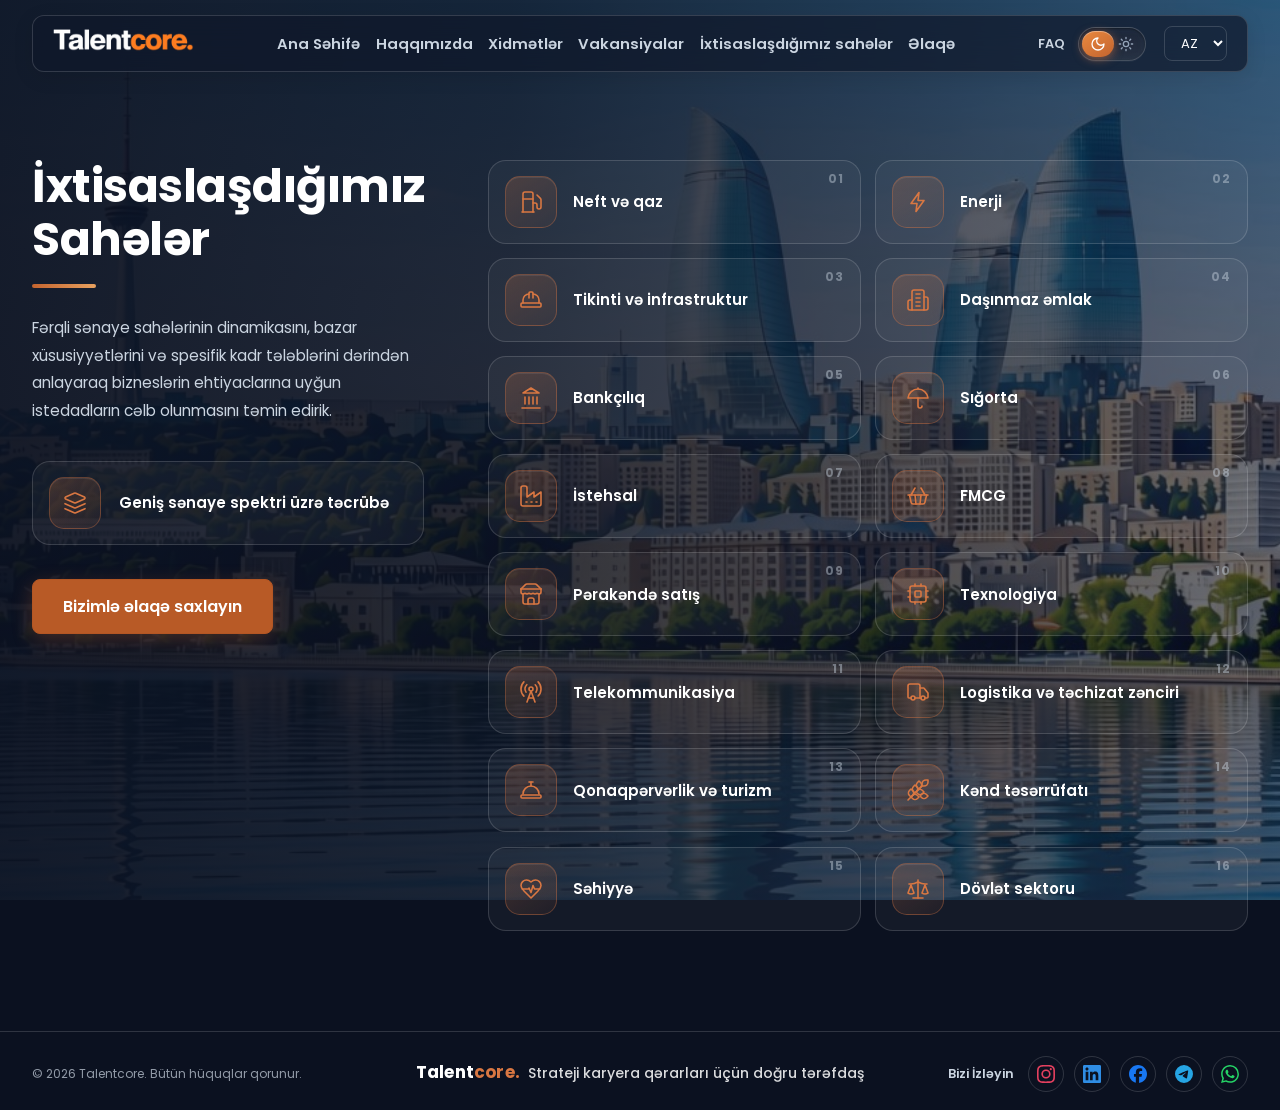
<file: industries.html>
<!DOCTYPE html>
<html lang="az">
<head>
    <meta charset="UTF-8">
    <meta name="viewport" content="width=device-width, initial-scale=1.0">
    <title>Talentcore | İxtisaslaşdığımız Sahələr</title>
    <meta name="description" content="Talentcore-un ixtisaslaşdığı sahələr: İT, Maliyyə, Marketinq, Tikinti, Logistika, Bank və Sığorta, İnsan Resursları üzrə işə qəbul həlləri.">
    <meta property="og:type" content="website">
    <meta property="og:title" content="Talentcore | İxtisaslaşdığımız Sahələr">
    <meta property="og:description" content="İT-dən Bank sektoruna qədər 7 sahədə ixtisaslaşmış işə qəbul komandası.">
    <meta property="og:image" content="https://talentcore.az/og-image.png">
    <meta property="og:url" content="https://talentcore.az/industries.html">
    <link rel="canonical" href="https://talentcore.az/industries.html">
    <link rel="icon" href="favicon.png" type="image/png">
    <link rel="stylesheet" href="css/global.css">
    <link rel="stylesheet" href="css/industries.css">
    <link rel="preload" href="fonts/poppins-400-latin.woff2" as="font" type="font/woff2" crossorigin>
    <link rel="preload" href="fonts/poppins-600-latin.woff2" as="font" type="font/woff2" crossorigin>
    <link rel="stylesheet" href="css/fonts.css">
</head>
<body>
    <script>
        // Tema DOM render olunmazdan əvvəl tətbiq olunur ki, səhifə açılanda
        // yanlış tema anlıq görünüb sonra dəyişməsin (FOUC problemi).
        (function () {
            var savedTheme = localStorage.getItem('theme') || 'dark';
            if (savedTheme === 'light') {
                document.body.classList.add('light-theme');
            }
        })();
    </script>

    <header class="glass-header">
        <div class="logo-container">
            <a href="index.html">
                <img src="logo.png" alt="Talentcore Logo" class="site-logo">
            </a>
        </div>

        <button class="hamburger" id="hamburger-btn" aria-label="Menyu" aria-expanded="false" aria-controls="nav-menu">
            <span></span>
            <span></span>
            <span></span>
        </button>

        <nav id="nav-menu">
            <ul>
                <li><a href="index.html" class="lang" data-en="Home" data-az="Ana Səhifə">Ana Səhifə</a></li>
                <li><a href="about.html" class="lang" data-en="About Us" data-az="Haqqımızda">Haqqımızda</a></li>
                <li><a href="services.html" class="lang" data-en="Services" data-az="Xidmətlər">Xidmətlər</a></li>
                <li><a href="vacancies.html" class="lang" data-en="Vacancies" data-az="Vakansiyalar">Vakansiyalar</a></li>
                <li><a href="industries.html" class="lang" data-en="Areas of Expertise" data-az="İxtisaslaşdığımız sahələr">İxtisaslaşdığımız sahələr</a></li>
                <li><a href="contact.html" class="lang" data-en="Contact" data-az="Əlaqə">Əlaqə</a></li>
            </ul>
        </nav>

        <div class="header-right" id="header-right">
            <a href="faq.html" class="header-faq-link lang" data-en="FAQ" data-az="FAQ">FAQ</a>

            <label class="theme-switch" for="theme-toggle">
                <input type="checkbox" id="theme-toggle" aria-label="Tünd / Açıq rejim">
                <span class="slider round">
                    <span class="icon sun">☀️</span>
                    <span class="icon moon">🌙</span>
                </span>
            </label>

            <select id="lang-switch" class="lang-dropdown" aria-label="Dil seçimi">
                <option value="az" selected>AZ</option>
                <option value="en">EN</option>
                <option value="ru">RU</option>
                <option value="zh">ZH</option>
            </select>
        </div>
    </header>

    <main>
        <section class="industries-page">
            <div class="industries-container">

                <div class="industries-layout">
                    <div class="industries-intro">
                        <div class="industries-hero">
                    <h1 class="lang" data-en="Areas of Expertise" data-az="İxtisaslaşdığımız Sahələr">İxtisaslaşdığımız Sahələr</h1>
                    <p class="lang"
                       data-en="By deeply understanding the dynamics, market characteristics and specific talent requirements of different industries, we ensure the attraction of talent aligned with businesses’ needs."
                       data-az="Fərqli sənaye sahələrinin dinamikasını, bazar xüsusiyyətlərini və spesifik kadr tələblərini dərindən anlayaraq bizneslərin ehtiyaclarına uyğun istedadların cəlb olunmasını təmin edirik.">
                       Fərqli sənaye sahələrinin dinamikasını, bazar xüsusiyyətlərini və spesifik kadr tələblərini dərindən anlayaraq bizneslərin ehtiyaclarına uyğun istedadların cəlb olunmasını təmin edirik.
                    </p>
                </div>
                        <div class="industries-stat">
                            <span class="industries-stat-icon"><svg viewBox="0 0 24 24" fill="none" stroke="currentColor" stroke-width="1.6" stroke-linecap="round" stroke-linejoin="round" aria-hidden="true"><path d="m12.83 2.18a2 2 0 0 0-1.66 0L2.6 6.08a1 1 0 0 0 0 1.83l8.58 3.91a2 2 0 0 0 1.66 0l8.58-3.9a1 1 0 0 0 0-1.83Z"/><path d="m22 17.65-9.17 4.16a2 2 0 0 1-1.66 0L2 17.65"/><path d="m22 12.65-9.17 4.16a2 2 0 0 1-1.66 0L2 12.65"/></svg></span>
                            <span class="industries-stat-label lang" data-en="Experience across a broad range of industries" data-az="Geniş sənaye spektri üzrə təcrübə">Geniş sənaye spektri üzrə təcrübə</span>
                        </div>
                        <a href="contact.html" class="btn-primary industries-cta lang" data-en="Get in Touch" data-az="Bizimlə əlaqə saxlayın">Bizimlə əlaqə saxlayın</a>
                    </div>

                    <ul class="sectors-list">
                        <li><span class="sector-icon"><svg viewBox="0 0 24 24" fill="none" stroke="currentColor" stroke-width="1.6" stroke-linecap="round" stroke-linejoin="round" aria-hidden="true"><line x1="3" x2="15" y1="22" y2="22"/><line x1="4" x2="14" y1="9" y2="9"/><path d="M14 22V4a2 2 0 0 0-2-2H6a2 2 0 0 0-2 2v18"/><path d="M14 13h2a2 2 0 0 1 2 2v2a2 2 0 0 0 2 2a2 2 0 0 0 2-2V9.83a2 2 0 0 0-.59-1.42L18 5"/></svg></span><span class="sector-name lang" data-en="Oil & Gas" data-az="Neft və qaz">Neft və qaz</span></li>
                        <li><span class="sector-icon"><svg viewBox="0 0 24 24" fill="none" stroke="currentColor" stroke-width="1.6" stroke-linecap="round" stroke-linejoin="round" aria-hidden="true"><path d="M13 2.5L5 13.5h6l-1 8 8-11h-6l1-8z"/></svg></span><span class="sector-name lang" data-en="Energy" data-az="Enerji">Enerji</span></li>
                        <li><span class="sector-icon"><svg viewBox="0 0 24 24" fill="none" stroke="currentColor" stroke-width="1.6" stroke-linecap="round" stroke-linejoin="round" aria-hidden="true"><path d="M10 10V5a1 1 0 0 1 1-1h2a1 1 0 0 1 1 1v5"/><path d="M14 6a6 6 0 0 1 6 6v3"/><path d="M4 15v-3a6 6 0 0 1 6-6"/><rect x="2" y="15" width="20" height="4" rx="1"/></svg></span><span class="sector-name lang" data-en="Construction & Infrastructure" data-az="Tikinti və infrastruktur">Tikinti və infrastruktur</span></li>
                        <li><span class="sector-icon"><svg viewBox="0 0 24 24" fill="none" stroke="currentColor" stroke-width="1.6" stroke-linecap="round" stroke-linejoin="round" aria-hidden="true"><path d="M6 22V4a2 2 0 0 1 2-2h8a2 2 0 0 1 2 2v18Z"/><path d="M6 12H4a2 2 0 0 0-2 2v6a2 2 0 0 0 2 2h2"/><path d="M18 9h2a2 2 0 0 1 2 2v9a2 2 0 0 1-2 2h-2"/><path d="M10 6h4"/><path d="M10 10h4"/><path d="M10 14h4"/><path d="M10 18h4"/></svg></span><span class="sector-name lang" data-en="Real Estate" data-az="Daşınmaz əmlak">Daşınmaz əmlak</span></li>
                        <li><span class="sector-icon"><svg viewBox="0 0 24 24" fill="none" stroke="currentColor" stroke-width="1.6" stroke-linecap="round" stroke-linejoin="round" aria-hidden="true"><line x1="3" x2="21" y1="22" y2="22"/><line x1="6" x2="6" y1="18" y2="11"/><line x1="10" x2="10" y1="18" y2="11"/><line x1="14" x2="14" y1="18" y2="11"/><line x1="18" x2="18" y1="18" y2="11"/><polygon points="12 2 20 7 4 7"/></svg></span><span class="sector-name lang" data-en="Banking" data-az="Bankçılıq">Bankçılıq</span></li>
                        <li><span class="sector-icon"><svg viewBox="0 0 24 24" fill="none" stroke="currentColor" stroke-width="1.6" stroke-linecap="round" stroke-linejoin="round" aria-hidden="true"><path d="M22 12a10.06 10.06 1 0 0-20 0Z"/><path d="M12 12v8a2 2 0 0 0 4 0"/><path d="M12 2v1"/></svg></span><span class="sector-name lang" data-en="Insurance" data-az="Sığorta">Sığorta</span></li>
                        <li><span class="sector-icon"><svg viewBox="0 0 24 24" fill="none" stroke="currentColor" stroke-width="1.6" stroke-linecap="round" stroke-linejoin="round" aria-hidden="true"><path d="M2 20a2 2 0 0 0 2 2h16a2 2 0 0 0 2-2V8l-7 5V8l-7 5V4a2 2 0 0 0-2-2H4a2 2 0 0 0-2 2Z"/><path d="M17 18h1"/><path d="M12 18h1"/><path d="M7 18h1"/></svg></span><span class="sector-name lang" data-en="Manufacturing" data-az="İstehsal">İstehsal</span></li>
                        <li><span class="sector-icon"><svg viewBox="0 0 24 24" fill="none" stroke="currentColor" stroke-width="1.6" stroke-linecap="round" stroke-linejoin="round" aria-hidden="true"><path d="m15 11-1 9"/><path d="m19 11-4-7"/><path d="M2 11h20"/><path d="m3.5 11 1.6 7.4a2 2 0 0 0 2 1.6h9.8a2 2 0 0 0 2-1.6l1.7-7.4"/><path d="m5 11 4-7"/><path d="m9 11 1 9"/></svg></span><span class="sector-name lang" data-en="FMCG" data-az="FMCG">FMCG</span></li>
                        <li><span class="sector-icon"><svg viewBox="0 0 24 24" fill="none" stroke="currentColor" stroke-width="1.6" stroke-linecap="round" stroke-linejoin="round" aria-hidden="true"><path d="m2 7 4.41-4.41A2 2 0 0 1 7.83 2h8.34a2 2 0 0 1 1.42.59L22 7"/><path d="M4 12v8a2 2 0 0 0 2 2h12a2 2 0 0 0 2-2v-8"/><path d="M15 22v-4a2 2 0 0 0-2-2h-2a2 2 0 0 0-2 2v4"/><path d="M2 7h20"/><path d="M22 7v3a2 2 0 0 1-2 2 2.7 2.7 0 0 1-1.59-.63.7.7 0 0 0-.82 0A2.7 2.7 0 0 1 16 12a2.7 2.7 0 0 1-1.59-.63.7.7 0 0 0-.82 0A2.7 2.7 0 0 1 12 12a2.7 2.7 0 0 1-1.59-.63.7.7 0 0 0-.82 0A2.7 2.7 0 0 1 8 12a2.7 2.7 0 0 1-1.59-.63.7.7 0 0 0-.82 0A2.7 2.7 0 0 1 4 12a2 2 0 0 1-2-2V7"/></svg></span><span class="sector-name lang" data-en="Retail" data-az="Pərakəndə satış">Pərakəndə satış</span></li>
                        <li><span class="sector-icon"><svg viewBox="0 0 24 24" fill="none" stroke="currentColor" stroke-width="1.6" stroke-linecap="round" stroke-linejoin="round" aria-hidden="true"><rect width="16" height="16" x="4" y="4" rx="2"/><rect width="6" height="6" x="9" y="9" rx="1"/><path d="M15 2v2"/><path d="M15 20v2"/><path d="M2 15h2"/><path d="M2 9h2"/><path d="M20 15h2"/><path d="M20 9h2"/><path d="M9 2v2"/><path d="M9 20v2"/></svg></span><span class="sector-name lang" data-en="Technology" data-az="Texnologiya">Texnologiya</span></li>
                        <li><span class="sector-icon"><svg viewBox="0 0 24 24" fill="none" stroke="currentColor" stroke-width="1.6" stroke-linecap="round" stroke-linejoin="round" aria-hidden="true"><path d="M4.9 16.1C1 12.2 1 5.8 4.9 1.9"/><path d="M7.8 4.7a6.14 6.14 0 0 0-.8 7.5"/><circle cx="12" cy="9" r="2"/><path d="M16.2 4.8c2 2 2.26 5.11.8 7.47"/><path d="M19.1 1.9a9.96 9.96 0 0 1 0 14.1"/><path d="M9.5 18h5"/><path d="m8 22 4-11 4 11"/></svg></span><span class="sector-name lang" data-en="Telecommunications" data-az="Telekommunikasiya">Telekommunikasiya</span></li>
                        <li><span class="sector-icon"><svg viewBox="0 0 24 24" fill="none" stroke="currentColor" stroke-width="1.6" stroke-linecap="round" stroke-linejoin="round" aria-hidden="true"><path d="M14 18V6a2 2 0 0 0-2-2H4a2 2 0 0 0-2 2v11a1 1 0 0 0 1 1h2"/><path d="M15 18H9"/><path d="M19 18h2a1 1 0 0 0 1-1v-3.65a1 1 0 0 0-.22-.624l-3.48-4.35A1 1 0 0 0 17.52 8H14"/><circle cx="17" cy="18" r="2"/><circle cx="7" cy="18" r="2"/></svg></span><span class="sector-name lang" data-en="Logistics & Supply Chain" data-az="Logistika və təchizat zənciri">Logistika və təchizat zənciri</span></li>
                        <li><span class="sector-icon"><svg viewBox="0 0 24 24" fill="none" stroke="currentColor" stroke-width="1.6" stroke-linecap="round" stroke-linejoin="round" aria-hidden="true"><path d="M3 20a1 1 0 0 1-1-1v-1a1 1 0 0 1 1-1h18a1 1 0 0 1 1 1v1a1 1 0 0 1-1 1Z"/><path d="M20 16a8 8 0 1 0-16 0"/><path d="M12 4v4"/><path d="M10 4h4"/></svg></span><span class="sector-name lang" data-en="Hospitality & Tourism" data-az="Qonaqpərvərlik və turizm">Qonaqpərvərlik və turizm</span></li>
                        <li><span class="sector-icon"><svg viewBox="0 0 24 24" fill="none" stroke="currentColor" stroke-width="1.6" stroke-linecap="round" stroke-linejoin="round" aria-hidden="true"><path d="M2 22 16 8"/><path d="M3.47 12.53 5 11l1.53 1.53a3.5 3.5 0 0 1 0 4.94L5 19l-1.53-1.53a3.5 3.5 0 0 1 0-4.94Z"/><path d="M7.47 8.53 9 7l1.53 1.53a3.5 3.5 0 0 1 0 4.94L9 15l-1.53-1.53a3.5 3.5 0 0 1 0-4.94Z"/><path d="M11.47 4.53 13 3l1.53 1.53a3.5 3.5 0 0 1 0 4.94L13 11l-1.53-1.53a3.5 3.5 0 0 1 0-4.94Z"/><path d="M20 2h2v2a4 4 0 0 1-4 4h-2V6a4 4 0 0 1 4-4Z"/><path d="M11.47 17.47 13 19l-1.53 1.53a3.5 3.5 0 0 1-4.94 0L5 19l1.53-1.53a3.5 3.5 0 0 1 4.94 0Z"/><path d="M16.47 12.47 18 14l-1.53 1.53a3.5 3.5 0 0 1-4.94 0L10 14l1.53-1.53a3.5 3.5 0 0 1 4.94 0Z"/><path d="M20.47 16.47 22 18l-1.53 1.53a3.5 3.5 0 0 1-4.94 0L14 18l1.53-1.53a3.5 3.5 0 0 1 4.94 0Z"/></svg></span><span class="sector-name lang" data-en="Agriculture" data-az="Kənd təsərrüfatı">Kənd təsərrüfatı</span></li>
                        <li><span class="sector-icon"><svg viewBox="0 0 24 24" fill="none" stroke="currentColor" stroke-width="1.6" stroke-linecap="round" stroke-linejoin="round" aria-hidden="true"><path d="M19 14c1.49-1.46 3-3.21 3-5.5A5.5 5.5 0 0 0 16.5 3c-1.76 0-3 .5-4.5 2-1.5-1.5-2.74-2-4.5-2A5.5 5.5 0 0 0 2 8.5c0 2.3 1.5 4.05 3 5.5l7 7Z"/><path d="M3.22 12H9.5l.5-1 2 4.5 2-7 1.5 3.5h5.27"/></svg></span><span class="sector-name lang" data-en="Healthcare" data-az="Səhiyyə">Səhiyyə</span></li>
                        <li><span class="sector-icon"><svg viewBox="0 0 24 24" fill="none" stroke="currentColor" stroke-width="1.6" stroke-linecap="round" stroke-linejoin="round" aria-hidden="true"><path d="m16 16 3-8 3 8c-.87.65-1.92 1-3 1s-2.13-.35-3-1Z"/><path d="m2 16 3-8 3 8c-.87.65-1.92 1-3 1s-2.13-.35-3-1Z"/><path d="M7 21h10"/><path d="M12 3v18"/><path d="M3 7h2c2 0 5-1 7-2 2 1 5 2 7 2h2"/></svg></span><span class="sector-name lang" data-en="Government" data-az="Dövlət sektoru">Dövlət sektoru</span></li>
                    </ul>
                </div>

            </div>
        </section>
    </main>

    <footer class="site-footer">
        <div class="footer-container">

            <div class="footer-bottom">
                <!-- Aşağıdakı sosial media linkləri nümunədir (#) — real profil ünvanları ilə əvəzlənməlidir. -->
                <div class="footer-social">
                    <span class="footer-social-label lang" data-en="Follow Us" data-az="Bizi İzləyin">Bizi İzləyin</span>
                    <div class="footer-social-icons">
                        <a href="#" class="social-icon" aria-label="Instagram" target="_blank" rel="noopener">
                            <svg viewBox="0 0 24 24" fill="currentColor" aria-hidden="true"><path d="M7.0301.084c-1.2768.0602-2.1487.264-2.911.5634-.7888.3075-1.4575.72-2.1228 1.3877-.6652.6677-1.075 1.3368-1.3802 2.127-.2954.7638-.4956 1.6365-.552 2.914-.0564 1.2775-.0689 1.6882-.0626 4.947.0062 3.2586.0206 3.6671.0825 4.9473.061 1.2765.264 2.1482.5635 2.9107.308.7889.72 1.4573 1.388 2.1228.6679.6655 1.3365 1.0743 2.1285 1.38.7632.295 1.6361.4961 2.9134.552 1.2773.056 1.6884.069 4.9462.0627 3.2578-.0062 3.668-.0207 4.9478-.0814 1.28-.0607 2.147-.2652 2.9098-.5633.7889-.3086 1.4578-.72 2.1228-1.3881.665-.6682 1.0745-1.3378 1.3795-2.1284.2957-.7632.4966-1.636.552-2.9124.056-1.2809.0692-1.6898.063-4.948-.0063-3.2583-.021-3.6668-.0817-4.9465-.0607-1.2797-.264-2.1487-.5633-2.9117-.3084-.7889-.72-1.4568-1.3876-2.1228C21.2982 1.33 20.628.9208 19.8378.6165 19.074.321 18.2017.1197 16.9244.0645 15.6471.0093 15.236-.005 11.977.0014 8.718.0076 8.31.0215 7.0301.0839m.1402 21.6932c-1.17-.0509-1.8053-.2453-2.2287-.408-.5606-.216-.96-.4771-1.3819-.895-.422-.4178-.6811-.8186-.9-1.378-.1644-.4234-.3624-1.058-.4171-2.228-.0595-1.2645-.072-1.6442-.079-4.848-.007-3.2037.0053-3.583.0607-4.848.05-1.169.2456-1.805.408-2.2282.216-.5613.4762-.96.895-1.3816.4188-.4217.8184-.6814 1.3783-.9003.423-.1651 1.0575-.3614 2.227-.4171 1.2655-.06 1.6447-.072 4.848-.079 3.2033-.007 3.5835.005 4.8495.0608 1.169.0508 1.8053.2445 2.228.408.5608.216.96.4754 1.3816.895.4217.4194.6816.8176.9005 1.3787.1653.4217.3617 1.056.4169 2.2263.0602 1.2655.0739 1.645.0796 4.848.0058 3.203-.0055 3.5834-.061 4.848-.051 1.17-.245 1.8055-.408 2.2294-.216.5604-.4763.96-.8954 1.3814-.419.4215-.8181.6811-1.3783.9-.4224.1649-1.0577.3617-2.2262.4174-1.2656.0595-1.6448.072-4.8493.079-3.2045.007-3.5825-.006-4.848-.0608M16.953 5.5864A1.44 1.44 0 1 0 18.39 4.144a1.44 1.44 0 0 0-1.437 1.4424M5.8385 12.012c.0067 3.4032 2.7706 6.1557 6.173 6.1493 3.4026-.0065 6.157-2.7701 6.1506-6.1733-.0065-3.4032-2.771-6.1565-6.174-6.1498-3.403.0067-6.156 2.771-6.1496 6.1738M8 12.0077a4 4 0 1 1 4.008 3.9921A3.9996 3.9996 0 0 1 8 12.0077"/></svg>
                        </a>
                        <a href="#" class="social-icon" aria-label="LinkedIn" target="_blank" rel="noopener">
                            <svg viewBox="0 0 24 24" fill="currentColor" aria-hidden="true"><path d="M20.447 20.452h-3.554v-5.569c0-1.328-.027-3.037-1.852-3.037-1.853 0-2.136 1.445-2.136 2.939v5.667H9.351V9h3.414v1.561h.046c.477-.9 1.637-1.85 3.37-1.85 3.601 0 4.267 2.37 4.267 5.455v6.286zM5.337 7.433c-1.144 0-2.063-.926-2.063-2.065 0-1.138.92-2.063 2.063-2.063 1.14 0 2.064.925 2.064 2.063 0 1.139-.925 2.065-2.064 2.065zm1.782 13.019H3.555V9h3.564v11.452zM22.225 0H1.771C.792 0 0 .774 0 1.729v20.542C0 23.227.792 24 1.771 24h20.451C23.2 24 24 23.227 24 22.271V1.729C24 .774 23.2 0 22.222 0h.003z"/></svg>
                        </a>
                        <a href="#" class="social-icon" aria-label="Facebook" target="_blank" rel="noopener">
                            <svg viewBox="0 0 24 24" fill="currentColor" aria-hidden="true"><path d="M9.101 23.691v-7.98H6.627v-3.667h2.474v-1.58c0-4.085 1.848-5.978 5.858-5.978.401 0 .955.042 1.468.103a8.68 8.68 0 0 1 1.141.195v3.325a8.623 8.623 0 0 0-.653-.036 26.805 26.805 0 0 0-.733-.009c-.707 0-1.259.096-1.675.309a1.686 1.686 0 0 0-.679.622c-.258.42-.374.995-.374 1.752v1.297h3.919l-.386 2.103-.287 1.564h-3.246v8.245C19.396 23.238 24 18.179 24 12.044c0-6.627-5.373-12-12-12s-12 5.373-12 12c0 5.628 3.874 10.35 9.101 11.647Z"/></svg>
                        </a>
                        <a href="#" class="social-icon" aria-label="Telegram" target="_blank" rel="noopener">
                            <svg viewBox="0 0 24 24" fill="currentColor" aria-hidden="true"><path d="M11.944 0A12 12 0 0 0 0 12a12 12 0 0 0 12 12 12 12 0 0 0 12-12A12 12 0 0 0 12 0a12 12 0 0 0-.056 0zm4.962 7.224c.1-.002.321.023.465.14a.506.506 0 0 1 .171.325c.016.093.036.306.02.472-.18 1.898-.962 6.502-1.36 8.627-.168.9-.499 1.201-.82 1.23-.696.065-1.225-.46-1.9-.902-1.056-.693-1.653-1.124-2.678-1.8-1.185-.78-.417-1.21.258-1.91.177-.184 3.247-2.977 3.307-3.23.007-.032.014-.15-.056-.212s-.174-.041-.249-.024c-.106.024-1.793 1.14-5.061 3.345-.48.33-.913.49-1.302.48-.428-.008-1.252-.241-1.865-.44-.752-.245-1.349-.374-1.297-.789.027-.216.325-.437.893-.663 3.498-1.524 5.83-2.529 6.998-3.014 3.332-1.386 4.025-1.627 4.476-1.635z"/></svg>
                        </a>
                        <a href="#" class="social-icon" aria-label="WhatsApp" target="_blank" rel="noopener">
                            <svg viewBox="0 0 24 24" fill="currentColor" aria-hidden="true"><path d="M17.472 14.382c-.297-.149-1.758-.867-2.03-.967-.273-.099-.471-.148-.67.15-.197.297-.767.966-.94 1.164-.173.199-.347.223-.644.075-.297-.15-1.255-.463-2.39-1.475-.883-.788-1.48-1.761-1.653-2.059-.173-.297-.018-.458.13-.606.134-.133.298-.347.446-.52.149-.174.198-.298.298-.497.099-.198.05-.371-.025-.52-.075-.149-.669-1.612-.916-2.207-.242-.579-.487-.5-.669-.51-.173-.008-.371-.01-.57-.01-.198 0-.52.074-.792.372-.272.297-1.04 1.016-1.04 2.479 0 1.462 1.065 2.875 1.213 3.074.149.198 2.096 3.2 5.077 4.487.709.306 1.262.489 1.694.625.712.227 1.36.195 1.871.118.571-.085 1.758-.719 2.006-1.413.248-.694.248-1.289.173-1.413-.074-.124-.272-.198-.57-.347m-5.421 7.403h-.004a9.87 9.87 0 01-5.031-1.378l-.361-.214-3.741.982.998-3.648-.235-.374a9.86 9.86 0 01-1.51-5.26c.001-5.45 4.436-9.884 9.888-9.884 2.64 0 5.122 1.03 6.988 2.898a9.825 9.825 0 012.893 6.994c-.003 5.45-4.437 9.884-9.885 9.884m8.413-18.297A11.815 11.815 0 0012.05 0C5.495 0 .16 5.335.157 11.892c0 2.096.547 4.142 1.588 5.945L.057 24l6.305-1.654a11.882 11.882 0 005.683 1.448h.005c6.554 0 11.89-5.335 11.893-11.893a11.821 11.821 0 00-3.48-8.413Z"/></svg>
                        </a>
                    </div>
                </div>
            </div>

            <div class="footer-left">
                <div class="footer-tagline">
                    <strong class="footer-tagline-brand"><span class="footer-brand-talent">Talent</span>core.</strong>
                    <span class="footer-tagline-text lang" data-en="The right partner for strategic career decisions" data-az="Strateji karyera qərarları üçün doğru tərəfdaş">Strateji karyera qərarları üçün doğru tərəfdaş</span>
                </div>
                <div class="footer-copyright">
                    <p>&copy; 2026 Talentcore. <span class="lang" data-en="All rights reserved." data-az="Bütün hüquqlar qorunur.">Bütün hüquqlar qorunur.</span></p>
                </div>
            </div>

        </div>
    </footer>

    <script src="js/translations.js"></script>
    <script src="js/main.js"></script>
    <script src="js/site-settings.js"></script>
</body>
</html>
</file>
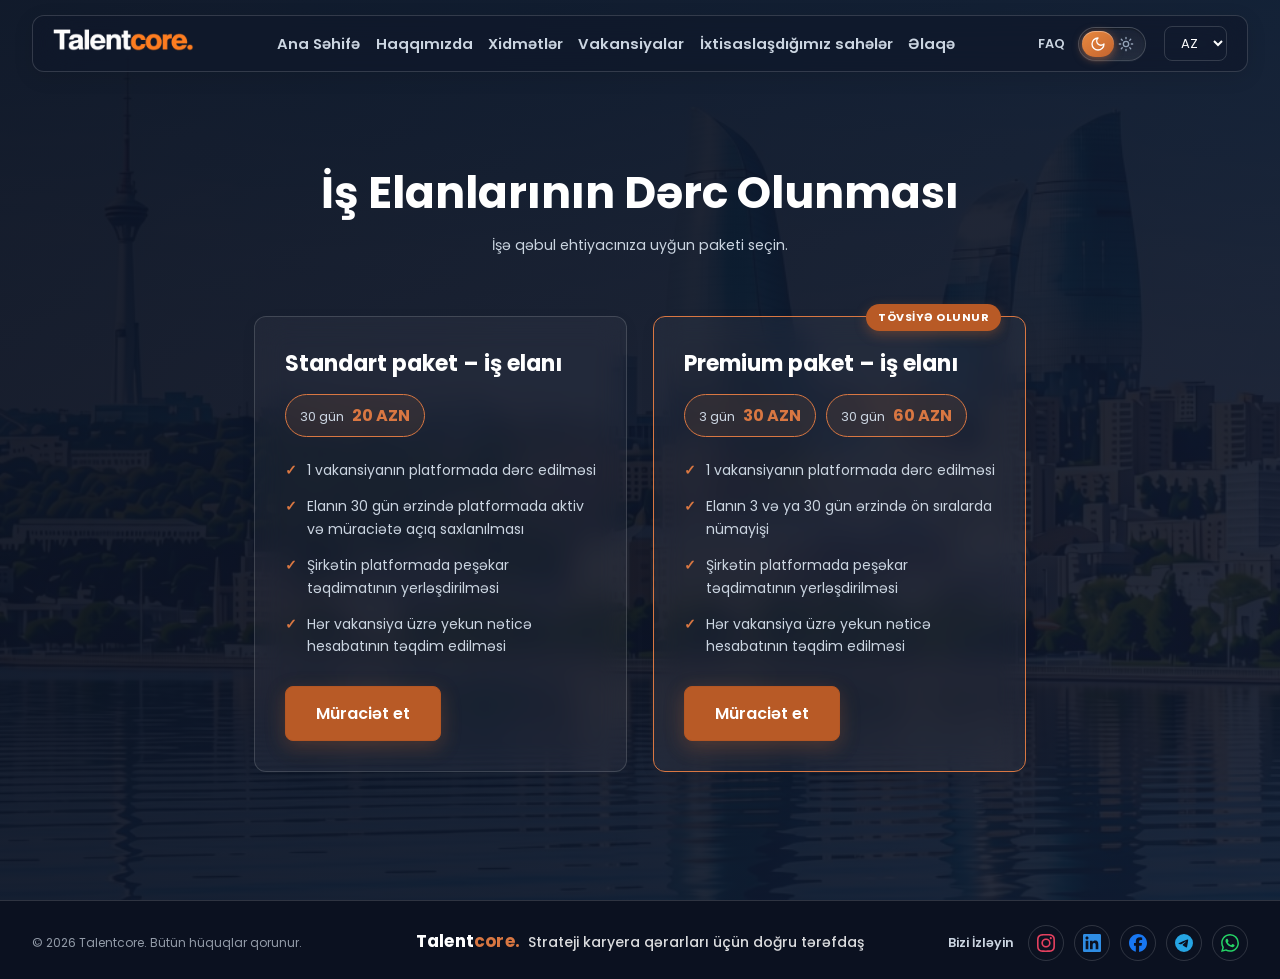
<file: post-job.html>
<!DOCTYPE html>
<html lang="az">
<head>
    <meta charset="UTF-8">
    <meta name="viewport" content="width=device-width, initial-scale=1.0">
    <title>Talentcore | İş Elanlarının Dərc Olunması</title>
    <meta name="description" content="Talentcore-da iş elanı yerləşdirin — Standart və Premium paketlərlə şirkətinizə uyğun namizədlərə çatın.">
    <meta property="og:type" content="website">
    <meta property="og:title" content="Talentcore | İş Elanlarının Dərc Olunması">
    <meta property="og:description" content="Standart və Premium paketlərlə iş elanınızı Talentcore-da dərc edin.">
    <meta property="og:image" content="https://talentcore.az/og-image.png">
    <meta property="og:url" content="https://talentcore.az/post-job.html">
    <link rel="canonical" href="https://talentcore.az/post-job.html">
    <link rel="icon" href="favicon.png" type="image/png">
    <link rel="stylesheet" href="css/global.css">
    <link rel="stylesheet" href="css/post-job.css">
    <link rel="stylesheet" href="css/request-modal.css">
    <link rel="preload" href="fonts/poppins-400-latin.woff2" as="font" type="font/woff2" crossorigin>
    <link rel="preload" href="fonts/poppins-600-latin.woff2" as="font" type="font/woff2" crossorigin>
    <link rel="stylesheet" href="css/fonts.css">
</head>
<body>
    <script>
        // Tema DOM render olunmazdan əvvəl tətbiq olunur ki, səhifə açılanda
        // yanlış tema anlıq görünüb sonra dəyişməsin (FOUC problemi).
        (function () {
            var savedTheme = localStorage.getItem('theme') || 'dark';
            if (savedTheme === 'light') {
                document.body.classList.add('light-theme');
            }
        })();
    </script>

    <header class="glass-header">
        <div class="logo-container">
            <a href="index.html">
                <img src="logo.png" alt="Talentcore Logo" class="site-logo">
            </a>
        </div>

        <button class="hamburger" id="hamburger-btn" aria-label="Menyu" aria-expanded="false" aria-controls="nav-menu">
            <span></span>
            <span></span>
            <span></span>
        </button>

        <nav id="nav-menu">
            <ul>
                <li><a href="index.html" class="lang" data-en="Home" data-az="Ana Səhifə">Ana Səhifə</a></li>
                <li><a href="about.html" class="lang" data-en="About Us" data-az="Haqqımızda">Haqqımızda</a></li>
                <li><a href="services.html" class="lang" data-en="Services" data-az="Xidmətlər">Xidmətlər</a></li>
                <li><a href="vacancies.html" class="lang" data-en="Vacancies" data-az="Vakansiyalar">Vakansiyalar</a></li>
                <li><a href="industries.html" class="lang" data-en="Areas of Expertise" data-az="İxtisaslaşdığımız sahələr">İxtisaslaşdığımız sahələr</a></li>
                <li><a href="contact.html" class="lang" data-en="Contact" data-az="Əlaqə">Əlaqə</a></li>
            </ul>
        </nav>

        <div class="header-right" id="header-right">
            <a href="faq.html" class="header-faq-link lang" data-en="FAQ" data-az="FAQ">FAQ</a>

            <label class="theme-switch" for="theme-toggle">
                <input type="checkbox" id="theme-toggle" aria-label="Tünd / Açıq rejim">
                <span class="slider round">
                    <span class="icon sun">☀️</span>
                    <span class="icon moon">🌙</span>
                </span>
            </label>

            <select id="lang-switch" class="lang-dropdown" aria-label="Dil seçimi">
                <option value="az" selected>AZ</option>
                <option value="en">EN</option>
                <option value="ru">RU</option>
                <option value="zh">ZH</option>
            </select>
        </div>
    </header>

    <main>
        <section class="post-job-page">
            <div class="post-job-container">

                <div class="post-job-hero">
                    <h1 class="lang" data-en="Publishing Job Listings" data-az="İş Elanlarının Dərc Olunması">İş Elanlarının Dərc Olunması</h1>
                    <p class="lang"
                       data-en="Choose the package that fits your hiring needs."
                       data-az="İşə qəbul ehtiyacınıza uyğun paketi seçin.">
                       İşə qəbul ehtiyacınıza uyğun paketi seçin.
                    </p>
                </div>

                <div class="pricing-grid">

                    <div class="pricing-card glass-effect" id="standard">
                        <h2 class="lang" data-en="Standard Package – Job Listing" data-az="Standart paket – iş elanı">Standart paket – iş elanı</h2>
                        <div class="pricing-prices">
                            <div class="price-opt"><span class="price-term lang" data-en="30 days" data-az="30 gün">30 gün</span><strong class="price-val">20 AZN</strong></div>
                        </div>
                        <ul>
                            <li><span class="tick">✓</span><span class="lang" data-en="1 vacancy published on the platform" data-az="1 vakansiyanın platformada dərc edilməsi">1 vakansiyanın platformada dərc edilməsi</span></li>
                            <li><span class="tick">✓</span><span class="lang" data-en="The listing stays active and open for applications on the platform for 30 days" data-az="Elanın 30 gün ərzində platformada aktiv və müraciətə açıq saxlanılması">Elanın 30 gün ərzində platformada aktiv və müraciətə açıq saxlanılması</span></li>
                            <li><span class="tick">✓</span><span class="lang" data-en="Professional presentation of the company on the platform" data-az="Şirkətin platformada peşəkar təqdimatının yerləşdirilməsi">Şirkətin platformada peşəkar təqdimatının yerləşdirilməsi</span></li>
                            <li><span class="tick">✓</span><span class="lang" data-en="A final results report provided for each vacancy" data-az="Hər vakansiya üzrə yekun nəticə hesabatının təqdim edilməsi">Hər vakansiya üzrə yekun nəticə hesabatının təqdim edilməsi</span></li>
                        </ul>
                        <button type="button" class="btn-primary pricing-cta lang" data-request-open data-package="standard" data-en="Apply" data-az="Müraciət et">Müraciət et</button>
                    </div>

                    <div class="pricing-card pricing-card-premium glass-effect" id="premium">
                        <span class="pricing-badge lang" data-en="Recommended" data-az="Tövsiyə olunur">Tövsiyə olunur</span>
                        <h2 class="lang" data-en="Premium Package – Job Listing" data-az="Premium paket – iş elanı">Premium paket – iş elanı</h2>
                        <div class="pricing-prices">
                            <div class="price-opt"><span class="price-term lang" data-en="3 days" data-az="3 gün">3 gün</span><strong class="price-val">30 AZN</strong></div>
                            <div class="price-opt"><span class="price-term lang" data-en="30 days" data-az="30 gün">30 gün</span><strong class="price-val">60 AZN</strong></div>
                        </div>
                        <ul>
                            <li><span class="tick">✓</span><span class="lang" data-en="1 vacancy published on the platform" data-az="1 vakansiyanın platformada dərc edilməsi">1 vakansiyanın platformada dərc edilməsi</span></li>
                            <li><span class="tick">✓</span><span class="lang" data-en="The listing is featured at the top for 3 or 30 days" data-az="Elanın 3 və ya 30 gün ərzində ön sıralarda nümayişi">Elanın 3 və ya 30 gün ərzində ön sıralarda nümayişi</span></li>
                            <li><span class="tick">✓</span><span class="lang" data-en="Professional presentation of the company on the platform" data-az="Şirkətin platformada peşəkar təqdimatının yerləşdirilməsi">Şirkətin platformada peşəkar təqdimatının yerləşdirilməsi</span></li>
                            <li><span class="tick">✓</span><span class="lang" data-en="A final results report provided for each vacancy" data-az="Hər vakansiya üzrə yekun nəticə hesabatının təqdim edilməsi">Hər vakansiya üzrə yekun nəticə hesabatının təqdim edilməsi</span></li>
                        </ul>
                        <button type="button" class="btn-primary pricing-cta lang" data-request-open data-package="premium" data-en="Apply" data-az="Müraciət et">Müraciət et</button>
                    </div>

                </div>

            </div>
        </section>
    </main>

    <footer class="site-footer">
        <div class="footer-container">

            <div class="footer-bottom">
                <!-- Aşağıdakı sosial media linkləri nümunədir (#) — real profil ünvanları ilə əvəzlənməlidir. -->
                <div class="footer-social">
                    <span class="footer-social-label lang" data-en="Follow Us" data-az="Bizi İzləyin">Bizi İzləyin</span>
                    <div class="footer-social-icons">
                        <a href="#" class="social-icon" aria-label="Instagram" target="_blank" rel="noopener">
                            <svg viewBox="0 0 24 24" fill="currentColor" aria-hidden="true"><path d="M7.0301.084c-1.2768.0602-2.1487.264-2.911.5634-.7888.3075-1.4575.72-2.1228 1.3877-.6652.6677-1.075 1.3368-1.3802 2.127-.2954.7638-.4956 1.6365-.552 2.914-.0564 1.2775-.0689 1.6882-.0626 4.947.0062 3.2586.0206 3.6671.0825 4.9473.061 1.2765.264 2.1482.5635 2.9107.308.7889.72 1.4573 1.388 2.1228.6679.6655 1.3365 1.0743 2.1285 1.38.7632.295 1.6361.4961 2.9134.552 1.2773.056 1.6884.069 4.9462.0627 3.2578-.0062 3.668-.0207 4.9478-.0814 1.28-.0607 2.147-.2652 2.9098-.5633.7889-.3086 1.4578-.72 2.1228-1.3881.665-.6682 1.0745-1.3378 1.3795-2.1284.2957-.7632.4966-1.636.552-2.9124.056-1.2809.0692-1.6898.063-4.948-.0063-3.2583-.021-3.6668-.0817-4.9465-.0607-1.2797-.264-2.1487-.5633-2.9117-.3084-.7889-.72-1.4568-1.3876-2.1228C21.2982 1.33 20.628.9208 19.8378.6165 19.074.321 18.2017.1197 16.9244.0645 15.6471.0093 15.236-.005 11.977.0014 8.718.0076 8.31.0215 7.0301.0839m.1402 21.6932c-1.17-.0509-1.8053-.2453-2.2287-.408-.5606-.216-.96-.4771-1.3819-.895-.422-.4178-.6811-.8186-.9-1.378-.1644-.4234-.3624-1.058-.4171-2.228-.0595-1.2645-.072-1.6442-.079-4.848-.007-3.2037.0053-3.583.0607-4.848.05-1.169.2456-1.805.408-2.2282.216-.5613.4762-.96.895-1.3816.4188-.4217.8184-.6814 1.3783-.9003.423-.1651 1.0575-.3614 2.227-.4171 1.2655-.06 1.6447-.072 4.848-.079 3.2033-.007 3.5835.005 4.8495.0608 1.169.0508 1.8053.2445 2.228.408.5608.216.96.4754 1.3816.895.4217.4194.6816.8176.9005 1.3787.1653.4217.3617 1.056.4169 2.2263.0602 1.2655.0739 1.645.0796 4.848.0058 3.203-.0055 3.5834-.061 4.848-.051 1.17-.245 1.8055-.408 2.2294-.216.5604-.4763.96-.8954 1.3814-.419.4215-.8181.6811-1.3783.9-.4224.1649-1.0577.3617-2.2262.4174-1.2656.0595-1.6448.072-4.8493.079-3.2045.007-3.5825-.006-4.848-.0608M16.953 5.5864A1.44 1.44 0 1 0 18.39 4.144a1.44 1.44 0 0 0-1.437 1.4424M5.8385 12.012c.0067 3.4032 2.7706 6.1557 6.173 6.1493 3.4026-.0065 6.157-2.7701 6.1506-6.1733-.0065-3.4032-2.771-6.1565-6.174-6.1498-3.403.0067-6.156 2.771-6.1496 6.1738M8 12.0077a4 4 0 1 1 4.008 3.9921A3.9996 3.9996 0 0 1 8 12.0077"/></svg>
                        </a>
                        <a href="#" class="social-icon" aria-label="LinkedIn" target="_blank" rel="noopener">
                            <svg viewBox="0 0 24 24" fill="currentColor" aria-hidden="true"><path d="M20.447 20.452h-3.554v-5.569c0-1.328-.027-3.037-1.852-3.037-1.853 0-2.136 1.445-2.136 2.939v5.667H9.351V9h3.414v1.561h.046c.477-.9 1.637-1.85 3.37-1.85 3.601 0 4.267 2.37 4.267 5.455v6.286zM5.337 7.433c-1.144 0-2.063-.926-2.063-2.065 0-1.138.92-2.063 2.063-2.063 1.14 0 2.064.925 2.064 2.063 0 1.139-.925 2.065-2.064 2.065zm1.782 13.019H3.555V9h3.564v11.452zM22.225 0H1.771C.792 0 0 .774 0 1.729v20.542C0 23.227.792 24 1.771 24h20.451C23.2 24 24 23.227 24 22.271V1.729C24 .774 23.2 0 22.222 0h.003z"/></svg>
                        </a>
                        <a href="#" class="social-icon" aria-label="Facebook" target="_blank" rel="noopener">
                            <svg viewBox="0 0 24 24" fill="currentColor" aria-hidden="true"><path d="M9.101 23.691v-7.98H6.627v-3.667h2.474v-1.58c0-4.085 1.848-5.978 5.858-5.978.401 0 .955.042 1.468.103a8.68 8.68 0 0 1 1.141.195v3.325a8.623 8.623 0 0 0-.653-.036 26.805 26.805 0 0 0-.733-.009c-.707 0-1.259.096-1.675.309a1.686 1.686 0 0 0-.679.622c-.258.42-.374.995-.374 1.752v1.297h3.919l-.386 2.103-.287 1.564h-3.246v8.245C19.396 23.238 24 18.179 24 12.044c0-6.627-5.373-12-12-12s-12 5.373-12 12c0 5.628 3.874 10.35 9.101 11.647Z"/></svg>
                        </a>
                        <a href="#" class="social-icon" aria-label="Telegram" target="_blank" rel="noopener">
                            <svg viewBox="0 0 24 24" fill="currentColor" aria-hidden="true"><path d="M11.944 0A12 12 0 0 0 0 12a12 12 0 0 0 12 12 12 12 0 0 0 12-12A12 12 0 0 0 12 0a12 12 0 0 0-.056 0zm4.962 7.224c.1-.002.321.023.465.14a.506.506 0 0 1 .171.325c.016.093.036.306.02.472-.18 1.898-.962 6.502-1.36 8.627-.168.9-.499 1.201-.82 1.23-.696.065-1.225-.46-1.9-.902-1.056-.693-1.653-1.124-2.678-1.8-1.185-.78-.417-1.21.258-1.91.177-.184 3.247-2.977 3.307-3.23.007-.032.014-.15-.056-.212s-.174-.041-.249-.024c-.106.024-1.793 1.14-5.061 3.345-.48.33-.913.49-1.302.48-.428-.008-1.252-.241-1.865-.44-.752-.245-1.349-.374-1.297-.789.027-.216.325-.437.893-.663 3.498-1.524 5.83-2.529 6.998-3.014 3.332-1.386 4.025-1.627 4.476-1.635z"/></svg>
                        </a>
                        <a href="#" class="social-icon" aria-label="WhatsApp" target="_blank" rel="noopener">
                            <svg viewBox="0 0 24 24" fill="currentColor" aria-hidden="true"><path d="M17.472 14.382c-.297-.149-1.758-.867-2.03-.967-.273-.099-.471-.148-.67.15-.197.297-.767.966-.94 1.164-.173.199-.347.223-.644.075-.297-.15-1.255-.463-2.39-1.475-.883-.788-1.48-1.761-1.653-2.059-.173-.297-.018-.458.13-.606.134-.133.298-.347.446-.52.149-.174.198-.298.298-.497.099-.198.05-.371-.025-.52-.075-.149-.669-1.612-.916-2.207-.242-.579-.487-.5-.669-.51-.173-.008-.371-.01-.57-.01-.198 0-.52.074-.792.372-.272.297-1.04 1.016-1.04 2.479 0 1.462 1.065 2.875 1.213 3.074.149.198 2.096 3.2 5.077 4.487.709.306 1.262.489 1.694.625.712.227 1.36.195 1.871.118.571-.085 1.758-.719 2.006-1.413.248-.694.248-1.289.173-1.413-.074-.124-.272-.198-.57-.347m-5.421 7.403h-.004a9.87 9.87 0 01-5.031-1.378l-.361-.214-3.741.982.998-3.648-.235-.374a9.86 9.86 0 01-1.51-5.26c.001-5.45 4.436-9.884 9.888-9.884 2.64 0 5.122 1.03 6.988 2.898a9.825 9.825 0 012.893 6.994c-.003 5.45-4.437 9.884-9.885 9.884m8.413-18.297A11.815 11.815 0 0012.05 0C5.495 0 .16 5.335.157 11.892c0 2.096.547 4.142 1.588 5.945L.057 24l6.305-1.654a11.882 11.882 0 005.683 1.448h.005c6.554 0 11.89-5.335 11.893-11.893a11.821 11.821 0 00-3.48-8.413Z"/></svg>
                        </a>
                    </div>
                </div>
            </div>

            <div class="footer-left">
                <div class="footer-tagline">
                    <strong class="footer-tagline-brand"><span class="footer-brand-talent">Talent</span>core.</strong>
                    <span class="footer-tagline-text lang" data-en="The right partner for strategic career decisions" data-az="Strateji karyera qərarları üçün doğru tərəfdaş">Strateji karyera qərarları üçün doğru tərəfdaş</span>
                </div>
                <div class="footer-copyright">
                    <p>&copy; 2026 Talentcore. <span class="lang" data-en="All rights reserved." data-az="Bütün hüquqlar qorunur.">Bütün hüquqlar qorunur.</span></p>
                </div>
            </div>

        </div>
    </footer>

    <!-- Müraciət modalı — paket kartındakı "Müraciət et" düyməsi açır (js/request-modal.js).
         Sol paneldə yalnız SEÇİLMİŞ paket (ad + xidmətlər) göstərilir, dəyişdirilə bilməz;
         paketi dəyişmək üçün modalı bağlayıb digər kartın düyməsini basmaq lazımdır.
         Forma Web3Forms ilə info@talentcore.az-a göndərilir. -->
    <div class="request-modal" id="request-modal" data-subject="Talentcore.az — Yeni elan sorğusu" hidden>
        <div class="request-dialog" role="dialog" aria-modal="true" aria-labelledby="request-title">
            <button type="button" class="request-close" id="request-close" aria-label="Bağla">
                <svg viewBox="0 0 24 24" fill="none" stroke="currentColor" stroke-width="2" stroke-linecap="round" stroke-linejoin="round" aria-hidden="true"><path d="M6 6l12 12M18 6L6 18"/></svg>
            </button>

            <aside class="request-side">
                <div class="request-brand">
                    <img src="logo.png" alt="Talentcore Logo" class="site-logo request-logo">
                </div>
                <h2 class="request-title lang" id="request-title" data-en="Publish your job listing:" data-az="Vakansiya elanınızı dərc edin:">Vakansiya elanınızı dərc edin:</h2>
                <p class="request-lead lang"
                   data-en="Enter your details, and our team will review your request and ensure your vacancy is published under the package you have selected."
                   data-az="Məlumatlarınızı daxil edin, komandamız müraciətinizi nəzərdən keçirərək vakansiyanızın seçdiyiniz paket üzrə yerləşdirilməsini təmin etsin.">
                   Məlumatlarınızı daxil edin, komandamız müraciətinizi nəzərdən keçirərək vakansiyanızın seçdiyiniz paket üzrə yerləşdirilməsini təmin etsin.
                </p>

                <div class="request-package">
                    <span class="request-label lang" data-en="Selected package" data-az="Seçilmiş paket">Seçilmiş paket</span>
                    <div class="request-package-name" id="request-package-name"></div>
                    <ul class="request-package-list" id="request-package-list"></ul>
                </div>

                <div class="request-direct">
                    <span class="request-label lang" data-en="Or write to us directly" data-az="Və ya birbaşa yazın">Və ya birbaşa yazın</span>
                    <div class="request-direct-btns">
                        <!-- NÜMUNƏ ünvan: WhatsApp əlaqə səhifəsindəki nümunə nömrədən qurulub — real nömrə ilə əvəzlənməlidir.
                             Telegram düyməsi qəsdən ləğv edilib (istək). -->
                        <a href="https://wa.me/994508006029" class="request-direct-btn" target="_blank" rel="noopener">
                            <svg viewBox="0 0 24 24" fill="none" stroke="currentColor" stroke-width="1.8" stroke-linecap="round" stroke-linejoin="round" aria-hidden="true"><path d="M21 12a9 9 0 0 1-13.2 7.9L3 21l1.2-4.6A9 9 0 1 1 21 12z"/></svg>
                            <span>WhatsApp</span>
                        </a>
                    </div>
                </div>
            </aside>

            <section class="request-main">
                <h3 class="request-form-title lang" data-en="Request form" data-az="Sorğu formu">Sorğu formu</h3>
                <p class="request-sub lang"
                   data-en="Please fill in all fields; additional notes are optional."
                   data-az="Bütün xanaları doldurun, əlavə qeydlər isə könüllüdür.">
                   Bütün xanaları doldurun, əlavə qeydlər isə könüllüdür.
                </p>

                <form id="request-form" novalidate>
                    <input type="hidden" name="access_key" value="YOUR_WEB3FORMS_ACCESS_KEY">
                    <input type="hidden" name="subject" id="request-subject" value="Talentcore.az — Yeni elan sorğusu">
                    <input type="hidden" name="package" id="request-package-input" value="">
                    <input type="hidden" name="name" id="request-fullname" value="">
                    <input type="checkbox" name="botcheck" class="botcheck-field" tabindex="-1" autocomplete="off">

                    <div class="rq-field rq-duration" id="rq-duration" hidden>
                        <span class="rq-label lang req" data-en="Choose the listing duration" data-az="Elanın müddətini seçin">Elanın müddətini seçin</span>
                        <div class="rq-duration-options" id="rq-duration-options" role="radiogroup"></div>
                    </div>

                    <div class="rq-row">
                        <div class="rq-field">
                            <label for="rq-first" class="lang req" data-en="First name" data-az="Ad">Ad</label>
                            <input type="text" id="rq-first" required name="first_name" class="lang-placeholder" autocomplete="given-name"
                                   placeholder="Adınız" data-az-placeholder="Adınız" data-en-placeholder="Your first name">
                        </div>
                        <div class="rq-field">
                            <label for="rq-last" class="lang req" data-en="Last name" data-az="Soyad">Soyad</label>
                            <input type="text" id="rq-last" required name="last_name" class="lang-placeholder" autocomplete="family-name"
                                   placeholder="Soyadınız" data-az-placeholder="Soyadınız" data-en-placeholder="Your last name">
                        </div>
                    </div>

                    <div class="rq-field">
                        <label for="rq-company" class="lang req" data-en="Company name" data-az="Şirkət adı">Şirkət adı</label>
                        <input type="text" id="rq-company" required name="company" class="lang-placeholder" autocomplete="organization"
                               placeholder="Şirkətinizin adı" data-az-placeholder="Şirkətinizin adı" data-en-placeholder="Your company name">
                    </div>

                    <div class="rq-row">
                        <div class="rq-field">
                            <label for="rq-phone" class="lang req" data-en="Phone number" data-az="Telefon nömrəsi">Telefon nömrəsi</label>
                            <input type="tel" id="rq-phone" required name="phone" autocomplete="tel" placeholder="+994 __ ___ __ __">
                        </div>
                        <div class="rq-field">
                            <label for="rq-email" class="lang req" data-en="Email" data-az="E-poçt">E-poçt</label>
                            <input type="email" id="rq-email" required name="email" autocomplete="email" placeholder="ad@sirket.az">
                        </div>
                    </div>

                    <div class="rq-row">
                        <div class="rq-field">
                            <span class="rq-label lang req" data-en="Vacancy file (Word)" data-az="Vakansiya faylı (Word)">Vakansiya faylı (Word)</span>
                            <label class="rq-upload" for="rq-vacancy-file">
                                <input type="file" id="rq-vacancy-file" required name="attachment" accept=".doc,.docx">
                                <span class="rq-upload-icon" aria-hidden="true">
                                    <svg viewBox="0 0 24 24" fill="none" stroke="currentColor" stroke-width="1.8" stroke-linecap="round" stroke-linejoin="round"><path d="M14 3H7a2 2 0 0 0-2 2v14a2 2 0 0 0 2 2h10a2 2 0 0 0 2-2V8z"/><path d="M14 3v5h5"/><path d="M9 13h6M9 17h6"/></svg>
                                </span>
                                <span class="rq-upload-text">
                                    <strong class="lang" data-en="Attach a file" data-az="Fayl əlavə edin">Fayl əlavə edin</strong>
                                    <small class="lang" data-en=".doc or .docx" data-az=".doc və ya .docx">.doc və ya .docx</small>
                                </span>
                            </label>
                        </div>
                        <div class="rq-field">
                            <span class="rq-label lang req" data-en="Company logo" data-az="Şirkət loqosu">Şirkət loqosu</span>
                            <label class="rq-upload" for="rq-logo-file">
                                <input type="file" id="rq-logo-file" required name="company_logo" accept=".png,.jpg,.jpeg,.svg,.webp,image/png,image/jpeg,image/svg+xml,image/webp">
                                <span class="rq-upload-icon" aria-hidden="true">
                                    <svg viewBox="0 0 24 24" fill="none" stroke="currentColor" stroke-width="1.8" stroke-linecap="round" stroke-linejoin="round"><rect x="3" y="4" width="18" height="16" rx="2"/><circle cx="9" cy="10" r="1.8"/><path d="M21 16l-5-5-8 8"/></svg>
                                </span>
                                <span class="rq-upload-text">
                                    <strong class="lang" data-en="Attach the logo" data-az="Loqonu əlavə edin">Loqonu əlavə edin</strong>
                                    <small class="lang" data-en="PNG, JPG, SVG or WebP" data-az="PNG, JPG, SVG və ya WebP">PNG, JPG, SVG və ya WebP</small>
                                </span>
                            </label>
                        </div>
                    </div>

                    <div class="rq-field">
                        <label for="rq-note" class="lang" data-en="Additional note (optional)" data-az="Əlavə qeyd (könüllü)">Əlavə qeyd (könüllü)</label>
                        <textarea id="rq-note" name="message" rows="3" class="lang-placeholder"
                                  placeholder="Vakansiya və ya ehtiyacınız barədə qısa məlumat"
                                  data-az-placeholder="Vakansiya və ya ehtiyacınız barədə qısa məlumat"
                                  data-en-placeholder="Brief information about the vacancy or your needs"></textarea>
                    </div>

                    <button type="submit" class="request-submit" id="request-submit">
                        <span class="lang" data-en="Send request" data-az="Sorğunu göndər">Sorğunu göndər</span>
                        <svg viewBox="0 0 24 24" fill="none" stroke="currentColor" stroke-width="2" stroke-linecap="round" stroke-linejoin="round" aria-hidden="true"><path d="M5 12h14M13 6l6 6-6 6"/></svg>
                    </button>
                    <p class="request-status" id="request-status" aria-live="polite"></p>
                    <p class="request-consent lang"
                       data-en="By submitting, you consent to your personal data being processed for contact purposes."
                       data-az="Göndərməklə şəxsi məlumatlarınızın əlaqə məqsədilə emalına razılıq verirsiniz.">
                       Göndərməklə şəxsi məlumatlarınızın əlaqə məqsədilə emalına razılıq verirsiniz.
                    </p>
                </form>
            </section>
        </div>
    </div>

    <script src="js/translations.js"></script>
    <script src="js/main.js"></script>
    <script src="js/site-settings.js"></script>
    <script src="js/request-modal.js"></script>
</body>
</html>
</file>
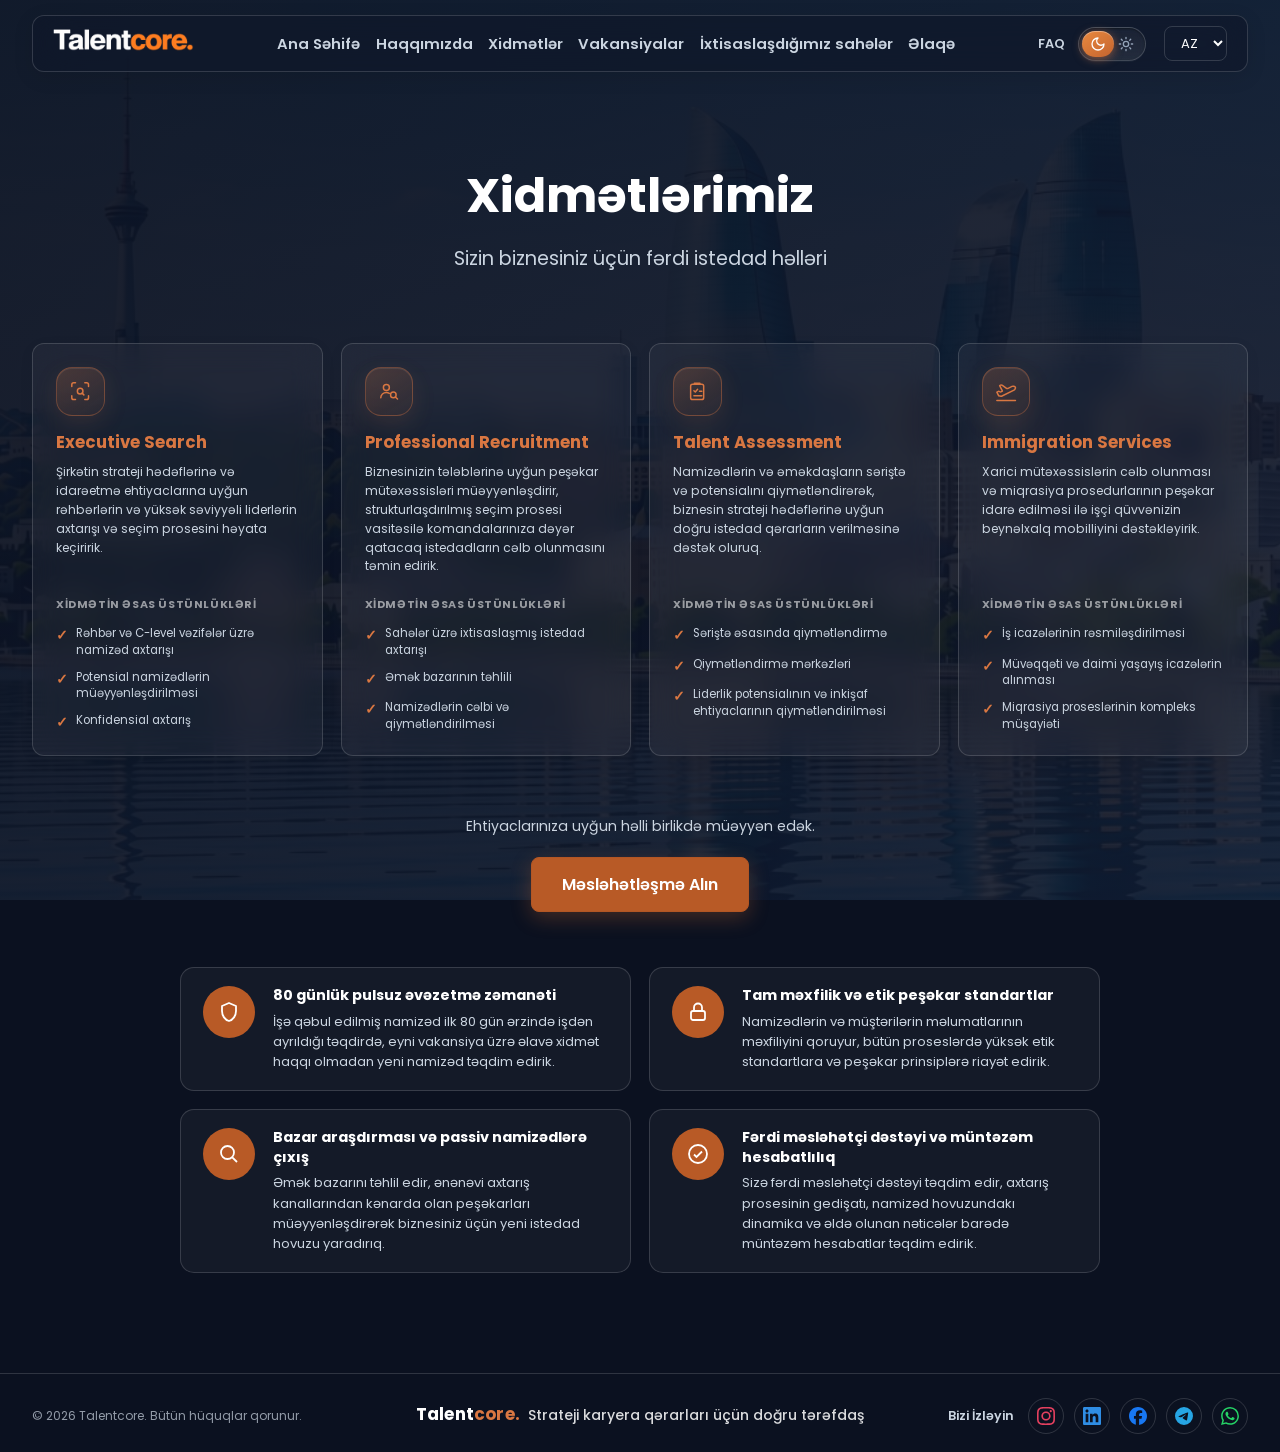
<file: services.html>
<!DOCTYPE html>
<html lang="az">
<head>
    <meta charset="UTF-8">
    <meta name="viewport" content="width=device-width, initial-scale=1.0">
    <title>Talentcore | Xidmətlərimiz</title>
    <meta name="description" content="Talentcore-un xidmətləri: Executive Search, Professional Recruitment, Talent Assessment və Employer Branding — biznesiniz üçün fərdi istedad həlləri.">
    <meta property="og:type" content="website">
    <meta property="og:title" content="Talentcore | Xidmətlərimiz">
    <meta property="og:description" content="Executive Search, Professional Recruitment, Talent Assessment və Employer Branding — biznesiniz üçün fərdi istedad həlləri.">
    <meta property="og:image" content="https://talentcore.az/og-image.png">
    <meta property="og:url" content="https://talentcore.az/services.html">
    <link rel="canonical" href="https://talentcore.az/services.html">
    <link rel="icon" href="favicon.png" type="image/png">
    <link rel="stylesheet" href="css/global.css">
    <link rel="stylesheet" href="css/services.css">
    <link rel="preload" href="fonts/poppins-400-latin.woff2" as="font" type="font/woff2" crossorigin>
    <link rel="preload" href="fonts/poppins-600-latin.woff2" as="font" type="font/woff2" crossorigin>
    <link rel="stylesheet" href="css/fonts.css">
</head>
<body>
    <script>
        // Tema DOM render olunmazdan əvvəl tətbiq olunur ki, səhifə açılanda
        // yanlış tema anlıq görünüb sonra dəyişməsin (FOUC problemi).
        (function () {
            var savedTheme = localStorage.getItem('theme') || 'dark';
            if (savedTheme === 'light') {
                document.body.classList.add('light-theme');
            }
        })();
    </script>

    <header class="glass-header">
        <div class="logo-container">
            <a href="index.html">
                <img src="logo.png" alt="Talentcore Logo" class="site-logo">
            </a>
        </div>

        <button class="hamburger" id="hamburger-btn" aria-label="Menyu" aria-expanded="false" aria-controls="nav-menu">
            <span></span>
            <span></span>
            <span></span>
        </button>

        <nav id="nav-menu">
            <ul>
                <li><a href="index.html" class="lang" data-en="Home" data-az="Ana Səhifə">Ana Səhifə</a></li>
                <li><a href="about.html" class="lang" data-en="About Us" data-az="Haqqımızda">Haqqımızda</a></li>
                <li><a href="services.html" class="lang" data-en="Services" data-az="Xidmətlər">Xidmətlər</a></li>
                <li><a href="vacancies.html" class="lang" data-en="Vacancies" data-az="Vakansiyalar">Vakansiyalar</a></li>
                <li><a href="industries.html" class="lang" data-en="Areas of Expertise" data-az="İxtisaslaşdığımız sahələr">İxtisaslaşdığımız sahələr</a></li>
                <li><a href="contact.html" class="lang" data-en="Contact" data-az="Əlaqə">Əlaqə</a></li>
            </ul>
        </nav>

        <div class="header-right" id="header-right">
            <a href="faq.html" class="header-faq-link lang" data-en="FAQ" data-az="FAQ">FAQ</a>

            <label class="theme-switch" for="theme-toggle">
                <input type="checkbox" id="theme-toggle" aria-label="Tünd / Açıq rejim">
                <span class="slider round">
                    <span class="icon sun">☀️</span>
                    <span class="icon moon">🌙</span>
                </span>
            </label>

            <select id="lang-switch" class="lang-dropdown" aria-label="Dil seçimi">
                <option value="az" selected>AZ</option>
                <option value="en">EN</option>
                <option value="ru">RU</option>
                <option value="zh">ZH</option>
            </select>
        </div>
    </header>

    <main>
        <section class="services-page">
            <div class="services-container">

                <div class="services-hero">
                    <h1 class="lang" data-en="Our Services" data-az="Xidmətlərimiz">Xidmətlərimiz</h1>
                    <p class="lang"
                       data-en="Tailored talent solutions for your business"
                       data-az="Sizin biznesiniz üçün fərdi istedad həlləri">
                       Sizin biznesiniz üçün fərdi istedad həlləri
                    </p>
                </div>

                <div class="services-grid">

                    <div class="service-card glass-effect">
                        <div class="service-icon service-icon-svg"><svg viewBox="0 0 24 24" fill="none" stroke="currentColor" stroke-width="1.6" stroke-linecap="round" stroke-linejoin="round" aria-hidden="true"><path d="M3 7V5a2 2 0 0 1 2-2h2"/><path d="M17 3h2a2 2 0 0 1 2 2v2"/><path d="M21 17v2a2 2 0 0 1-2 2h-2"/><path d="M7 21H5a2 2 0 0 1-2-2v-2"/><circle cx="12" cy="12" r="3"/><path d="m16 16-1.9-1.9"/></svg></div>
                        <h2 class="lang" data-en="Executive Search" data-az="Executive Search">Executive Search</h2>
                        <p class="lang"
                           data-en="We identify and attract senior executives and strategic leaders whose expertise and leadership capabilities align with your company’s strategic objectives and leadership needs."
                           data-az="Şirkətin strateji hədəflərinə və idarəetmə ehtiyaclarına uyğun rəhbərlərin və yüksək səviyyəli liderlərin axtarışı və seçim prosesini həyata keçiririk.">
                           Şirkətin strateji hədəflərinə və idarəetmə ehtiyaclarına uyğun rəhbərlərin və yüksək səviyyəli liderlərin axtarışı və seçim prosesini həyata keçiririk.
                        </p>
                        <div class="service-keypoints-title lang" data-en="Key Points" data-az="Xidmətin əsas üstünlükləri">Xidmətin əsas üstünlükləri</div>
                        <ul>
                            <li><span class="tick">✓</span><span class="lang" data-en="Executive & C-Suite Search" data-az="Rəhbər və C-level vəzifələr üzrə namizəd axtarışı">Rəhbər və C-level vəzifələr üzrə namizəd axtarışı</span></li>
                            <li><span class="tick">✓</span><span class="lang" data-en="Targeted Talent Mapping" data-az="Potensial namizədlərin müəyyənləşdirilməsi">Potensial namizədlərin müəyyənləşdirilməsi</span></li>
                            <li><span class="tick">✓</span><span class="lang" data-en="Confidential Search" data-az="Konfidensial axtarış">Konfidensial axtarış</span></li>
                        </ul>
                    </div>

                    <div class="service-card glass-effect">
                        <div class="service-icon service-icon-svg"><svg viewBox="0 0 24 24" fill="none" stroke="currentColor" stroke-width="1.6" stroke-linecap="round" stroke-linejoin="round" aria-hidden="true"><circle cx="9" cy="8" r="3.2"/><path d="M3 19c0-3.2 2.7-5.5 6-5.5 1.2 0 2.3.3 3.2.8"/><circle cx="16.5" cy="16" r="3"/><path d="M18.7 18.2L21 20.5"/></svg></div>
                        <h2 class="lang" data-en="Professional Recruitment" data-az="Professional Recruitment">Professional Recruitment</h2>
                        <p class="lang"
                           data-en="We identify qualified professionals aligned with your business needs and leverage a structured selection process to attract talent that strengthens your teams and drives business success."
                           data-az="Biznesinizin tələblərinə uyğun peşəkar mütəxəssisləri müəyyənləşdirir, strukturlaşdırılmış seçim prosesi vasitəsilə komandalarınıza dəyər qatacaq istedadların cəlb olunmasını təmin edirik.">
                           Biznesinizin tələblərinə uyğun peşəkar mütəxəssisləri müəyyənləşdirir, strukturlaşdırılmış seçim prosesi vasitəsilə komandalarınıza dəyər qatacaq istedadların cəlb olunmasını təmin edirik.
                        </p>
                        <div class="service-keypoints-title lang" data-en="Key Points" data-az="Xidmətin əsas üstünlükləri">Xidmətin əsas üstünlükləri</div>
                        <ul>
                            <li><span class="tick">✓</span><span class="lang" data-en="Industry-Specific Recruitment" data-az="Sahələr üzrə ixtisaslaşmış istedad axtarışı">Sahələr üzrə ixtisaslaşmış istedad axtarışı</span></li>
                            <li><span class="tick">✓</span><span class="lang" data-en="Talent Market Intelligence" data-az="Əmək bazarının təhlili">Əmək bazarının təhlili</span></li>
                            <li><span class="tick">✓</span><span class="lang" data-en="Talent Sourcing & Assessment" data-az="Namizədlərin cəlbi və qiymətləndirilməsi">Namizədlərin cəlbi və qiymətləndirilməsi</span></li>
                        </ul>
                    </div>

                    <div class="service-card glass-effect">
                        <div class="service-icon service-icon-svg"><svg viewBox="0 0 24 24" fill="none" stroke="currentColor" stroke-width="1.6" stroke-linecap="round" stroke-linejoin="round" aria-hidden="true"><rect x="5" y="4.5" width="14" height="16.5" rx="2"/><path d="M9 4.5V3.5h6v1"/><path d="M8.5 11.5l1.5 1.5 2.5-3"/><path d="M14.5 12h2.5M8.5 17h8.5"/></svg></div>
                        <h2 class="lang" data-en="Talent Assessment" data-az="Talent Assessment">Talent Assessment</h2>
                        <p class="lang"
                           data-en="We assess candidates’ and employees’ competencies and potential to support informed talent decisions aligned with your business’s strategic objectives."
                           data-az="Namizədlərin və əməkdaşların səriştə və potensialını qiymətləndirərək, biznesin strateji hədəflərinə uyğun doğru istedad qərarların verilməsinə dəstək oluruq.">
                           Namizədlərin və əməkdaşların səriştə və potensialını qiymətləndirərək, biznesin strateji hədəflərinə uyğun doğru istedad qərarların verilməsinə dəstək oluruq.
                        </p>
                        <div class="service-keypoints-title lang" data-en="Key Points" data-az="Xidmətin əsas üstünlükləri">Xidmətin əsas üstünlükləri</div>
                        <ul>
                            <li><span class="tick">✓</span><span class="lang" data-en="Competency-Based Assessment" data-az="Səriştə əsasında qiymətləndirmə">Səriştə əsasında qiymətləndirmə</span></li>
                            <li><span class="tick">✓</span><span class="lang" data-en="Assessment Centers" data-az="Qiymətləndirmə mərkəzləri">Qiymətləndirmə mərkəzləri</span></li>
                            <li><span class="tick">✓</span><span class="lang" data-en="Leadership Potential & Development Needs Assessment" data-az="Liderlik potensialının və inkişaf ehtiyaclarının qiymətləndirilməsi">Liderlik potensialının və inkişaf ehtiyaclarının qiymətləndirilməsi</span></li>
                        </ul>
                    </div>

                    <div class="service-card glass-effect">
                        <div class="service-icon service-icon-svg"><svg viewBox="0 0 24 24" fill="none" stroke="currentColor" stroke-width="1.6" stroke-linecap="round" stroke-linejoin="round" aria-hidden="true"><path d="M2 22h20"/><path d="M6.36 17.4 4 17l-2-4 1.1-.55a2 2 0 0 1 1.8 0l.17.1a2 2 0 0 0 1.8 0L8 12 5 6l.9-.45a2 2 0 0 1 2.09.2l4.02 3a2 2 0 0 0 2.1.2l4.19-2.06a2.41 2.41 0 0 1 1.73-.17L21 7a1.4 1.4 0 0 1 .87 1.99l-.38.76c-.23.46-.6.84-1.07 1.08L7.58 17.2a2 2 0 0 1-1.22.18Z"/></svg></div>
                        <h2 class="lang" data-en="Immigration Services" data-az="Immigration Services">Immigration Services</h2>
                        <p class="lang"
                           data-en="We support international workforce mobility by facilitating the recruitment of foreign professionals and professionally managing immigration procedures."
                           data-az="Xarici mütəxəssislərin cəlb olunması və miqrasiya prosedurlarının peşəkar idarə edilməsi ilə işçi qüvvənizin beynəlxalq mobilliyini dəstəkləyirik.">
                           Xarici mütəxəssislərin cəlb olunması və miqrasiya prosedurlarının peşəkar idarə edilməsi ilə işçi qüvvənizin beynəlxalq mobilliyini dəstəkləyirik.
                        </p>
                        <div class="service-keypoints-title lang" data-en="Key Service Offerings" data-az="Xidmətin əsas üstünlükləri" data-ru="Основные услуги">Xidmətin əsas üstünlükləri</div>
                        <ul>
                            <li><span class="tick">✓</span><span class="lang" data-en="Work Permit Processing" data-az="İş icazələrinin rəsmiləşdirilməsi">İş icazələrinin rəsmiləşdirilməsi</span></li>
                            <li><span class="tick">✓</span><span class="lang" data-en="Temporary and Permanent Residence Permits" data-az="Müvəqqəti və daimi yaşayış icazələrin alınması">Müvəqqəti və daimi yaşayış icazələrin alınması</span></li>
                            <li><span class="tick">✓</span><span class="lang" data-en="End-to-End Immigration Support" data-az="Miqrasiya proseslərinin kompleks müşayiəti">Miqrasiya proseslərinin kompleks müşayiəti</span></li>
                        </ul>
                    </div>

                </div>

                <div class="services-cta">
                    <p class="lang" data-en="Let's find the solution that fits your needs together." data-az="Ehtiyaclarınıza uyğun həlli birlikdə müəyyən edək.">Ehtiyaclarınıza uyğun həlli birlikdə müəyyən edək.</p>
                    <a href="contact.html" class="btn-primary lang" data-en="Get Consultation" data-az="Məsləhətləşmə Alın">Məsləhətləşmə Alın</a>
                </div>

                <div class="trust-badges">
                    <div class="trust-badge">
                        <div class="trust-badge-icon">
                            <svg viewBox="0 0 24 24" fill="none" stroke="#fff" stroke-width="1.8" stroke-linejoin="round"><path d="M12 3l7 3v5c0 4.8-3 8.9-7 10-4-1.1-7-5.2-7-10V6l7-3z"/></svg>
                        </div>
                        <div class="trust-badge-text">
                            <p class="trust-title lang" data-en="80-Day Free Replacement Guarantee" data-az="80 günlük pulsuz əvəzetmə zəmanəti">80 günlük pulsuz əvəzetmə zəmanəti</p>
                            <p class="trust-desc lang" data-en="If a placed candidate leaves the job within the first 80 days, we provide a new candidate for the same vacancy at no additional service fee." data-az="İşə qəbul edilmiş namizəd ilk 80 gün ərzində işdən ayrıldığı təqdirdə, eyni vakansiya üzrə əlavə xidmət haqqı olmadan yeni namizəd təqdim edirik.">İşə qəbul edilmiş namizəd ilk 80 gün ərzində işdən ayrıldığı təqdirdə, eyni vakansiya üzrə əlavə xidmət haqqı olmadan yeni namizəd təqdim edirik.</p>
                        </div>
                    </div>

                    <div class="trust-badge">
                        <div class="trust-badge-icon">
                            <svg viewBox="0 0 24 24" fill="none" stroke="#fff" stroke-width="1.8"><rect x="5" y="11" width="14" height="9" rx="2"/><path d="M8 11V7.5a4 4 0 0 1 8 0V11"/></svg>
                        </div>
                        <div class="trust-badge-text">
                            <p class="trust-title lang" data-en="Complete Confidentiality & Ethical Professional Standards" data-az="Tam məxfilik və etik peşəkar standartlar">Tam məxfilik və etik peşəkar standartlar</p>
                            <p class="trust-desc lang" data-en="We protect the confidentiality of candidate and client information and adhere to high ethical standards and professional principles in all processes." data-az="Namizədlərin və müştərilərin məlumatlarının məxfiliyini qoruyur, bütün proseslərdə yüksək etik standartlara və peşəkar prinsiplərə riayət edirik.">Namizədlərin və müştərilərin məlumatlarının məxfiliyini qoruyur, bütün proseslərdə yüksək etik standartlara və peşəkar prinsiplərə riayət edirik.</p>
                        </div>
                    </div>

                    <div class="trust-badge">
                        <div class="trust-badge-icon">
                            <svg viewBox="0 0 24 24" fill="none" stroke="#fff" stroke-width="1.8"><circle cx="10.5" cy="10.5" r="6.5"/><line x1="15.3" y1="15.3" x2="20" y2="20"/></svg>
                        </div>
                        <div class="trust-badge-text">
                            <p class="trust-title lang" data-en="Market Research & Passive Candidate Reach" data-az="Bazar araşdırması və passiv namizədlərə çıxış">Bazar araşdırması və passiv namizədlərə çıxış</p>
                            <p class="trust-desc lang" data-en="We analyze the labor market and identify professionals beyond traditional search channels, building a new talent pool for your business." data-az="Əmək bazarını təhlil edir, ənənəvi axtarış kanallarından kənarda olan peşəkarları müəyyənləşdirərək biznesiniz üçün yeni istedad hovuzu yaradırıq.">Əmək bazarını təhlil edir, ənənəvi axtarış kanallarından kənarda olan peşəkarları müəyyənləşdirərək biznesiniz üçün yeni istedad hovuzu yaradırıq.</p>
                        </div>
                    </div>

                    <div class="trust-badge">
                        <div class="trust-badge-icon">
                            <svg viewBox="0 0 24 24" fill="none" stroke="#fff" stroke-width="1.8"><circle cx="12" cy="12" r="9"/><path d="M8 12.5l2.5 2.5L16 9.5"/></svg>
                        </div>
                        <div class="trust-badge-text">
                            <p class="trust-title lang" data-en="Dedicated Consultant Support & Regular Reporting" data-az="Fərdi məsləhətçi dəstəyi və müntəzəm hesabatlılıq">Fərdi məsləhətçi dəstəyi və müntəzəm hesabatlılıq</p>
                            <p class="trust-desc lang" data-en="We provide you with dedicated consultant support and regular reports on the progress of the search process, dynamics within the candidate pool, and results achieved." data-az="Sizə fərdi məsləhətçi dəstəyi təqdim edir, axtarış prosesinin gedişatı, namizəd hovuzundakı dinamika və əldə olunan nəticələr barədə müntəzəm hesabatlar təqdim edirik.">Sizə fərdi məsləhətçi dəstəyi təqdim edir, axtarış prosesinin gedişatı, namizəd hovuzundakı dinamika və əldə olunan nəticələr barədə müntəzəm hesabatlar təqdim edirik.</p>
                        </div>
                    </div>
                </div>

            </div>
        </section>
    </main>

    <footer class="site-footer">
        <div class="footer-container">

            <div class="footer-bottom">
                <!-- Aşağıdakı sosial media linkləri nümunədir (#) — real profil ünvanları ilə əvəzlənməlidir. -->
                <div class="footer-social">
                    <span class="footer-social-label lang" data-en="Follow Us" data-az="Bizi İzləyin">Bizi İzləyin</span>
                    <div class="footer-social-icons">
                        <a href="#" class="social-icon" aria-label="Instagram" target="_blank" rel="noopener">
                            <svg viewBox="0 0 24 24" fill="currentColor" aria-hidden="true"><path d="M7.0301.084c-1.2768.0602-2.1487.264-2.911.5634-.7888.3075-1.4575.72-2.1228 1.3877-.6652.6677-1.075 1.3368-1.3802 2.127-.2954.7638-.4956 1.6365-.552 2.914-.0564 1.2775-.0689 1.6882-.0626 4.947.0062 3.2586.0206 3.6671.0825 4.9473.061 1.2765.264 2.1482.5635 2.9107.308.7889.72 1.4573 1.388 2.1228.6679.6655 1.3365 1.0743 2.1285 1.38.7632.295 1.6361.4961 2.9134.552 1.2773.056 1.6884.069 4.9462.0627 3.2578-.0062 3.668-.0207 4.9478-.0814 1.28-.0607 2.147-.2652 2.9098-.5633.7889-.3086 1.4578-.72 2.1228-1.3881.665-.6682 1.0745-1.3378 1.3795-2.1284.2957-.7632.4966-1.636.552-2.9124.056-1.2809.0692-1.6898.063-4.948-.0063-3.2583-.021-3.6668-.0817-4.9465-.0607-1.2797-.264-2.1487-.5633-2.9117-.3084-.7889-.72-1.4568-1.3876-2.1228C21.2982 1.33 20.628.9208 19.8378.6165 19.074.321 18.2017.1197 16.9244.0645 15.6471.0093 15.236-.005 11.977.0014 8.718.0076 8.31.0215 7.0301.0839m.1402 21.6932c-1.17-.0509-1.8053-.2453-2.2287-.408-.5606-.216-.96-.4771-1.3819-.895-.422-.4178-.6811-.8186-.9-1.378-.1644-.4234-.3624-1.058-.4171-2.228-.0595-1.2645-.072-1.6442-.079-4.848-.007-3.2037.0053-3.583.0607-4.848.05-1.169.2456-1.805.408-2.2282.216-.5613.4762-.96.895-1.3816.4188-.4217.8184-.6814 1.3783-.9003.423-.1651 1.0575-.3614 2.227-.4171 1.2655-.06 1.6447-.072 4.848-.079 3.2033-.007 3.5835.005 4.8495.0608 1.169.0508 1.8053.2445 2.228.408.5608.216.96.4754 1.3816.895.4217.4194.6816.8176.9005 1.3787.1653.4217.3617 1.056.4169 2.2263.0602 1.2655.0739 1.645.0796 4.848.0058 3.203-.0055 3.5834-.061 4.848-.051 1.17-.245 1.8055-.408 2.2294-.216.5604-.4763.96-.8954 1.3814-.419.4215-.8181.6811-1.3783.9-.4224.1649-1.0577.3617-2.2262.4174-1.2656.0595-1.6448.072-4.8493.079-3.2045.007-3.5825-.006-4.848-.0608M16.953 5.5864A1.44 1.44 0 1 0 18.39 4.144a1.44 1.44 0 0 0-1.437 1.4424M5.8385 12.012c.0067 3.4032 2.7706 6.1557 6.173 6.1493 3.4026-.0065 6.157-2.7701 6.1506-6.1733-.0065-3.4032-2.771-6.1565-6.174-6.1498-3.403.0067-6.156 2.771-6.1496 6.1738M8 12.0077a4 4 0 1 1 4.008 3.9921A3.9996 3.9996 0 0 1 8 12.0077"/></svg>
                        </a>
                        <a href="#" class="social-icon" aria-label="LinkedIn" target="_blank" rel="noopener">
                            <svg viewBox="0 0 24 24" fill="currentColor" aria-hidden="true"><path d="M20.447 20.452h-3.554v-5.569c0-1.328-.027-3.037-1.852-3.037-1.853 0-2.136 1.445-2.136 2.939v5.667H9.351V9h3.414v1.561h.046c.477-.9 1.637-1.85 3.37-1.85 3.601 0 4.267 2.37 4.267 5.455v6.286zM5.337 7.433c-1.144 0-2.063-.926-2.063-2.065 0-1.138.92-2.063 2.063-2.063 1.14 0 2.064.925 2.064 2.063 0 1.139-.925 2.065-2.064 2.065zm1.782 13.019H3.555V9h3.564v11.452zM22.225 0H1.771C.792 0 0 .774 0 1.729v20.542C0 23.227.792 24 1.771 24h20.451C23.2 24 24 23.227 24 22.271V1.729C24 .774 23.2 0 22.222 0h.003z"/></svg>
                        </a>
                        <a href="#" class="social-icon" aria-label="Facebook" target="_blank" rel="noopener">
                            <svg viewBox="0 0 24 24" fill="currentColor" aria-hidden="true"><path d="M9.101 23.691v-7.98H6.627v-3.667h2.474v-1.58c0-4.085 1.848-5.978 5.858-5.978.401 0 .955.042 1.468.103a8.68 8.68 0 0 1 1.141.195v3.325a8.623 8.623 0 0 0-.653-.036 26.805 26.805 0 0 0-.733-.009c-.707 0-1.259.096-1.675.309a1.686 1.686 0 0 0-.679.622c-.258.42-.374.995-.374 1.752v1.297h3.919l-.386 2.103-.287 1.564h-3.246v8.245C19.396 23.238 24 18.179 24 12.044c0-6.627-5.373-12-12-12s-12 5.373-12 12c0 5.628 3.874 10.35 9.101 11.647Z"/></svg>
                        </a>
                        <a href="#" class="social-icon" aria-label="Telegram" target="_blank" rel="noopener">
                            <svg viewBox="0 0 24 24" fill="currentColor" aria-hidden="true"><path d="M11.944 0A12 12 0 0 0 0 12a12 12 0 0 0 12 12 12 12 0 0 0 12-12A12 12 0 0 0 12 0a12 12 0 0 0-.056 0zm4.962 7.224c.1-.002.321.023.465.14a.506.506 0 0 1 .171.325c.016.093.036.306.02.472-.18 1.898-.962 6.502-1.36 8.627-.168.9-.499 1.201-.82 1.23-.696.065-1.225-.46-1.9-.902-1.056-.693-1.653-1.124-2.678-1.8-1.185-.78-.417-1.21.258-1.91.177-.184 3.247-2.977 3.307-3.23.007-.032.014-.15-.056-.212s-.174-.041-.249-.024c-.106.024-1.793 1.14-5.061 3.345-.48.33-.913.49-1.302.48-.428-.008-1.252-.241-1.865-.44-.752-.245-1.349-.374-1.297-.789.027-.216.325-.437.893-.663 3.498-1.524 5.83-2.529 6.998-3.014 3.332-1.386 4.025-1.627 4.476-1.635z"/></svg>
                        </a>
                        <a href="#" class="social-icon" aria-label="WhatsApp" target="_blank" rel="noopener">
                            <svg viewBox="0 0 24 24" fill="currentColor" aria-hidden="true"><path d="M17.472 14.382c-.297-.149-1.758-.867-2.03-.967-.273-.099-.471-.148-.67.15-.197.297-.767.966-.94 1.164-.173.199-.347.223-.644.075-.297-.15-1.255-.463-2.39-1.475-.883-.788-1.48-1.761-1.653-2.059-.173-.297-.018-.458.13-.606.134-.133.298-.347.446-.52.149-.174.198-.298.298-.497.099-.198.05-.371-.025-.52-.075-.149-.669-1.612-.916-2.207-.242-.579-.487-.5-.669-.51-.173-.008-.371-.01-.57-.01-.198 0-.52.074-.792.372-.272.297-1.04 1.016-1.04 2.479 0 1.462 1.065 2.875 1.213 3.074.149.198 2.096 3.2 5.077 4.487.709.306 1.262.489 1.694.625.712.227 1.36.195 1.871.118.571-.085 1.758-.719 2.006-1.413.248-.694.248-1.289.173-1.413-.074-.124-.272-.198-.57-.347m-5.421 7.403h-.004a9.87 9.87 0 01-5.031-1.378l-.361-.214-3.741.982.998-3.648-.235-.374a9.86 9.86 0 01-1.51-5.26c.001-5.45 4.436-9.884 9.888-9.884 2.64 0 5.122 1.03 6.988 2.898a9.825 9.825 0 012.893 6.994c-.003 5.45-4.437 9.884-9.885 9.884m8.413-18.297A11.815 11.815 0 0012.05 0C5.495 0 .16 5.335.157 11.892c0 2.096.547 4.142 1.588 5.945L.057 24l6.305-1.654a11.882 11.882 0 005.683 1.448h.005c6.554 0 11.89-5.335 11.893-11.893a11.821 11.821 0 00-3.48-8.413Z"/></svg>
                        </a>
                    </div>
                </div>
            </div>

            <div class="footer-left">
                <div class="footer-tagline">
                    <strong class="footer-tagline-brand"><span class="footer-brand-talent">Talent</span>core.</strong>
                    <span class="footer-tagline-text lang" data-en="The right partner for strategic career decisions" data-az="Strateji karyera qərarları üçün doğru tərəfdaş">Strateji karyera qərarları üçün doğru tərəfdaş</span>
                </div>
                <div class="footer-copyright">
                    <p>&copy; 2026 Talentcore. <span class="lang" data-en="All rights reserved." data-az="Bütün hüquqlar qorunur.">Bütün hüquqlar qorunur.</span></p>
                </div>
            </div>

        </div>
    </footer>

    <script src="js/translations.js"></script>
    <script src="js/main.js"></script>
    <script src="js/site-settings.js"></script>
</body>
</html>
</file>
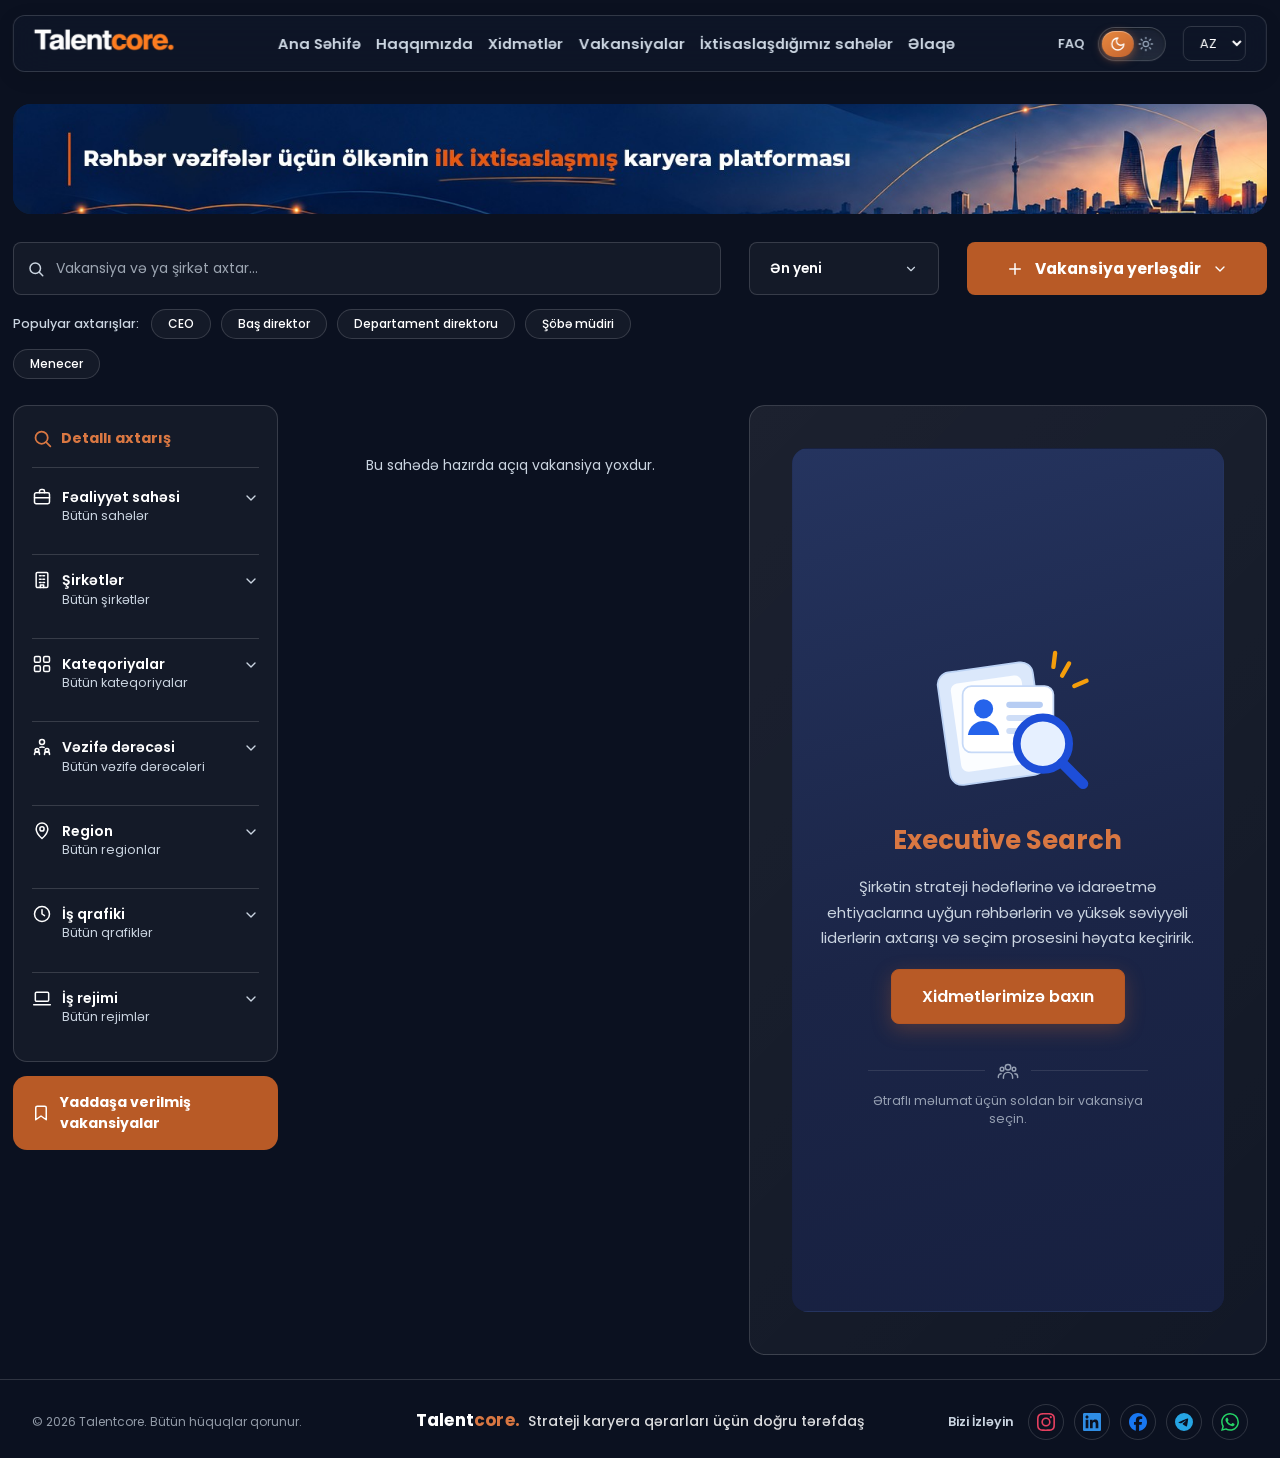
<file: vacancies.html>
<!DOCTYPE html>
<html lang="az">
<head>
    <meta charset="UTF-8">
    <meta name="viewport" content="width=device-width, initial-scale=1.0">
    <title>Talentcore | Vakansiyalar</title>
    <meta name="description" content="Talentcore vasitəsilə açıq vakansiyalar — sahələr üzrə axtarış edin, sizə uyğun mövqeyi tapın və birbaşa müraciət edin.">
    <meta property="og:type" content="website">
    <meta property="og:title" content="Talentcore | Vakansiyalar">
    <meta property="og:description" content="Sahələr üzrə açıq vakansiyalar — sizə uyğun mövqeyi tapın və müraciət edin.">
    <meta property="og:image" content="https://talentcore.az/og-image.png">
    <meta property="og:url" content="https://talentcore.az/vacancies.html">
    <link rel="canonical" href="https://talentcore.az/vacancies.html">
    <link rel="icon" href="favicon.png" type="image/png">
    <link rel="stylesheet" href="css/global.css">
    <link rel="stylesheet" href="css/vacancies.css">
    <link rel="preload" href="fonts/poppins-400-latin.woff2" as="font" type="font/woff2" crossorigin>
    <link rel="preload" href="fonts/poppins-600-latin.woff2" as="font" type="font/woff2" crossorigin>
    <link rel="stylesheet" href="css/fonts.css">
</head>
<body class="page-vacancies">
    <script>
        // Tema DOM render olunmazdan əvvəl tətbiq olunur ki, səhifə açılanda
        // yanlış tema anlıq görünüb sonra dəyişməsin (FOUC problemi).
        (function () {
            var savedTheme = localStorage.getItem('theme') || 'dark';
            if (savedTheme === 'light') {
                document.body.classList.add('light-theme');
            }
        })();
    </script>

    <header class="glass-header">
        <div class="logo-container">
            <a href="index.html">
                <img src="logo.png" alt="Talentcore Logo" class="site-logo">
            </a>
        </div>

        <button class="hamburger" id="hamburger-btn" aria-label="Menyu" aria-expanded="false" aria-controls="nav-menu">
            <span></span>
            <span></span>
            <span></span>
        </button>

        <nav id="nav-menu">
            <ul>
                <li><a href="index.html" class="lang" data-en="Home" data-az="Ana Səhifə">Ana Səhifə</a></li>
                <li><a href="about.html" class="lang" data-en="About Us" data-az="Haqqımızda">Haqqımızda</a></li>
                <li><a href="services.html" class="lang" data-en="Services" data-az="Xidmətlər">Xidmətlər</a></li>
                <li><a href="vacancies.html" class="lang" data-en="Vacancies" data-az="Vakansiyalar">Vakansiyalar</a></li>
                <li><a href="industries.html" class="lang" data-en="Areas of Expertise" data-az="İxtisaslaşdığımız sahələr">İxtisaslaşdığımız sahələr</a></li>
                <li><a href="contact.html" class="lang" data-en="Contact" data-az="Əlaqə">Əlaqə</a></li>
            </ul>
        </nav>

        <div class="header-right" id="header-right">
            <a href="faq.html" class="header-faq-link lang" data-en="FAQ" data-az="FAQ">FAQ</a>

            <label class="theme-switch" for="theme-toggle">
                <input type="checkbox" id="theme-toggle" aria-label="Tünd / Açıq rejim">
                <span class="slider round">
                    <span class="icon sun">☀️</span>
                    <span class="icon moon">🌙</span>
                </span>
            </label>

            <select id="lang-switch" class="lang-dropdown" aria-label="Dil seçimi">
                <option value="az" selected>AZ</option>
                <option value="en">EN</option>
                <option value="ru">RU</option>
                <option value="zh">ZH</option>
            </select>
        </div>
    </header>

    <main>
        <section class="vacancies-page">
            <div class="vacancies-hero">
                <div class="vacancies-hero-text">
                    <p class="vacancies-hero-title lang" data-en="Search by field and find the right role for you." data-az="Sahələr üzrə axtarış edin, sizə uyğun mövqeyi tapın.">Sahələr üzrə axtarış edin, sizə uyğun mövqeyi tapın.</p>
                </div>
            </div>

            <a href="vacancies.html" class="vacancy-back-link">
                <span>←</span>
                <span class="lang" data-en="All Vacancies" data-az="Bütün Vakansiyalar">Bütün Vakansiyalar</span>
            </a>

            <div class="vacancies-searchbar">
                <div class="vacancies-searchbar-row">
                    <div class="searchbar-left">
                    <div class="vacancy-search-wrap">
                            <svg class="vacancy-search-icon" viewBox="0 0 24 24" fill="none" stroke="currentColor" stroke-width="2" stroke-linecap="round" stroke-linejoin="round" aria-hidden="true"><circle cx="11" cy="11" r="7"/><path d="M21 21l-4.3-4.3"/></svg>
                            <input type="search" id="vacancy-search" class="vacancy-search-input lang-placeholder"
                               placeholder="Vakansiya və ya şirkət axtar..."
                               data-az-placeholder="Vakansiya və ya şirkət axtar..."
                               data-en-placeholder="Search job title or company..."
                               aria-label="Vakansiya axtar">
                        </div>
                </div>
                    <div class="searchbar-right">
                    <!-- Native <select> qəsdən istifadə olunmur — açılan siyahının
                        fon rəngi brauzerin öz native popup-u tərəfindən idarə olunur
                        və color-scheme ilə belə tünd temaya həmişə tabe olmur (real
                        brauzerdə test edildi, ağ açılırdı). Ona görə tam JS-idarəli
                        fərdi dropdown istifadə olunur ki, rəng 100% temaya uysun. -->
                        <div class="vacancy-sort-dropdown">
                        <button type="button" class="vacancy-sort-toggle" id="vacancy-sort-toggle" aria-haspopup="listbox" aria-expanded="false">
                        <span class="lang" id="vacancy-sort-label" data-en="Newest" data-az="Ən yeni">Ən yeni</span>
                        <svg class="filter-chevron" viewBox="0 0 24 24" fill="none" stroke="currentColor" stroke-width="2" stroke-linecap="round" stroke-linejoin="round">
                        <polyline points="6 9 12 15 18 9"></polyline>
                        </svg>
                        </button>
                        <ul class="vacancy-sort-menu collapsed" id="vacancy-sort-menu" role="listbox" aria-label="Sırala">
                        <li role="option" data-value="newest" class="active"><span class="lang" data-en="Newest" data-az="Ən yeni">Ən yeni</span></li>
                        <li role="option" data-value="oldest"><span class="lang" data-en="Oldest" data-az="Ən köhnə">Ən köhnə</span></li>
                        <li role="option" data-value="az"><span class="lang" data-en="A-Z" data-az="Əlifba sırası (A-Z)">Əlifba sırası (A-Z)</span></li>
                        <li role="option" data-value="za"><span class="lang" data-en="Z-A" data-az="Əlifba sırası (Z-A)">Əlifba sırası (Z-A)</span></li>
                        </ul>
                        </div>
                        <div class="post-dropdown">
                            <button type="button" class="searchbar-btn post-dropdown-toggle" id="post-dropdown-toggle" aria-haspopup="true" aria-expanded="false" aria-controls="post-dropdown-menu">
                                <svg viewBox="0 0 24 24" fill="none" stroke="currentColor" stroke-width="2" stroke-linecap="round" stroke-linejoin="round" aria-hidden="true"><path d="M12 5v14"/><path d="M5 12h14"/></svg>
                                <span class="lang" data-en="Post a Vacancy" data-az="Vakansiya yerləşdir">Vakansiya yerləşdir</span>
                                <svg class="post-dropdown-chevron" viewBox="0 0 24 24" fill="none" stroke="currentColor" stroke-width="2" stroke-linecap="round" stroke-linejoin="round" aria-hidden="true"><polyline points="6 9 12 15 18 9"/></svg>
                            </button>
                            <ul class="post-dropdown-menu collapsed" id="post-dropdown-menu">
                                <li><a href="post-job.html"><span class="lang" data-en="Publishing Job Listings" data-az="İş elanlarının dərc olunması">İş elanlarının dərc olunması</span><span class="arrow">→</span></a></li>
                                <li><a href="ad-banners.html"><span class="lang" data-en="Advertising Banner Placement" data-az="Reklam bannerlərinin yerləşdirilməsi">Reklam bannerlərinin yerləşdirilməsi</span><span class="arrow">→</span></a></li>
                            </ul>
                        </div>
                    </div>
                </div>
                <!-- Hələlik ilk 5 vəzifə dərəcəsi (statik). Backend gələndə burada ən çox axtarılan/ən çox vakansiyası olan
                     dərəcələr statistikaya əsasən avtomatik seçiləcək. -->
                <div class="popular-searches">
                    <span class="popular-searches-label lang" data-en="Popular searches:" data-az="Populyar axtarışlar:">Populyar axtarışlar:</span>
                    <button type="button" class="popular-chip level-chip lang" data-level="ceo" data-en="CEO" data-az="CEO" aria-pressed="false">CEO</button>
                    <button type="button" class="popular-chip level-chip lang" data-level="director" data-en="Chief Director" data-az="Baş direktor" aria-pressed="false">Baş direktor</button>
                    <button type="button" class="popular-chip level-chip lang" data-level="department-head" data-en="Department Director" data-az="Departament direktoru" aria-pressed="false">Departament direktoru</button>
                    <button type="button" class="popular-chip level-chip lang" data-level="division-head" data-en="Division Head" data-az="Şöbə müdiri" aria-pressed="false">Şöbə müdiri</button>
                    <button type="button" class="popular-chip level-chip lang" data-level="manager" data-en="Manager" data-az="Menecer" aria-pressed="false">Menecer</button>
                </div>
            </div>

            <div class="vacancies-layout">
                <aside class="vacancies-sidebar-wrap">
                    <div class="vacancies-sidebar">
                    <div class="vacancies-sidebar-heading">
                        <svg class="sidebar-heading-icon" viewBox="0 0 24 24" fill="none" stroke="currentColor" stroke-width="2" stroke-linecap="round" stroke-linejoin="round" aria-hidden="true"><circle cx="11" cy="11" r="7"/><path d="M21 21l-4.3-4.3"/></svg>
                        <h2 class="lang" data-en="Detailed Search" data-az="Detallı axtarış">Detallı axtarış</h2>
                        <button type="button" class="filter-reset-btn" id="filter-reset-btn" title="Filtri sıfırla" hidden>
                            <svg viewBox="0 0 24 24" fill="none" stroke="currentColor" stroke-width="2" stroke-linecap="round" stroke-linejoin="round" aria-hidden="true"><path d="M3 12a9 9 0 1 0 3-6.7"/><path d="M3 4v5h5"/></svg>
                            <span class="lang" data-en="Reset" data-az="Sıfırla">Sıfırla</span>
                            <span class="filter-reset-count" id="filter-reset-count"></span>
                        </button>
                    </div>
                    <div class="filter-group">
                        <button type="button" class="filter-group-header" id="sector-filter-toggle" aria-expanded="false" aria-controls="sector-filter-list">
                            <svg class="filter-icon" viewBox="0 0 24 24" fill="none" stroke="currentColor" stroke-width="1.8" stroke-linecap="round" stroke-linejoin="round" aria-hidden="true"><rect x="3" y="7" width="18" height="13" rx="2"/><path d="M9 7V5a2 2 0 0 1 2-2h2a2 2 0 0 1 2 2v2"/><path d="M3 13h18"/></svg>
                            <span class="filter-group-title">
                                <span class="lang" data-en="Field of Activity" data-az="Fəaliyyət sahəsi">Fəaliyyət sahəsi</span>
                                <span class="filter-group-sub lang" data-en="All fields" data-az="Bütün sahələr">Bütün sahələr</span>
                            </span>
                            <svg class="filter-chevron" viewBox="0 0 24 24" fill="none" stroke="currentColor" stroke-width="2" stroke-linecap="round" stroke-linejoin="round">
                                <polyline points="6 9 12 15 18 9"></polyline>
                            </svg>
                        </button>

                        <ul class="filter-options collapsed" id="sector-filter-list">
                            <li><label class="filter-option"><input type="checkbox" value="banking-finance"><span class="lang" data-en="Banking & Financial Services" data-az="Bankçılıq və Maliyyə Xidmətləri">Bankçılıq və Maliyyə Xidmətləri</span></label></li>
                            <li><label class="filter-option"><input type="checkbox" value="real-estate-construction"><span class="lang" data-en="Real Estate & Construction" data-az="Daşınmaz Əmlak və Tikinti">Daşınmaz Əmlak və Tikinti</span></label></li>
                            <li><label class="filter-option"><input type="checkbox" value="oil-gas-energy"><span class="lang" data-en="Oil, Gas & Energy" data-az="Neft, Qaz və Energetika">Neft, Qaz və Energetika</span></label></li>
                            <li><label class="filter-option"><input type="checkbox" value="mining-metallurgy"><span class="lang" data-en="Mining & Metallurgy" data-az="Mədənçilik və Metallurgiya">Mədənçilik və Metallurgiya</span></label></li>
                            <li><label class="filter-option"><input type="checkbox" value="manufacturing-industry"><span class="lang" data-en="Manufacturing & Industry" data-az="İstehsalat və Sənaye">İstehsalat və Sənaye</span></label></li>
                            <li><label class="filter-option"><input type="checkbox" value="fmcg"><span class="lang" data-en="FMCG" data-az="FMCG">FMCG</span></label></li>
                            <li><label class="filter-option"><input type="checkbox" value="retail-ecommerce"><span class="lang" data-en="Retail & E-commerce" data-az="Pərakəndə Ticarət və E-ticarət">Pərakəndə Ticarət və E-ticarət</span></label></li>
                            <li><label class="filter-option"><input type="checkbox" value="tech-telecom"><span class="lang" data-en="Technology & Telecommunications" data-az="Texnologiya və Telekommunikasiya">Texnologiya və Telekommunikasiya</span></label></li>
                            <li><label class="filter-option"><input type="checkbox" value="healthcare-pharma"><span class="lang" data-en="Healthcare & Pharmaceuticals" data-az="Səhiyyə və Əczaçılıq">Səhiyyə və Əczaçılıq</span></label></li>
                            <li><label class="filter-option"><input type="checkbox" value="transport-logistics"><span class="lang" data-en="Transport & Logistics" data-az="Nəqliyyat və Logistika">Nəqliyyat və Logistika</span></label></li>
                            <li><label class="filter-option"><input type="checkbox" value="agriculture"><span class="lang" data-en="Agriculture" data-az="Kənd Təsərrüfatı">Kənd Təsərrüfatı</span></label></li>
                            <li><label class="filter-option"><input type="checkbox" value="tourism-hospitality"><span class="lang" data-en="Tourism & Hospitality" data-az="Turizm və Qonaqpərvərlik">Turizm və Qonaqpərvərlik</span></label></li>
                            <li><label class="filter-option"><input type="checkbox" value="education-training"><span class="lang" data-en="Education & Training" data-az="Təhsil və Təlim">Təhsil və Təlim</span></label></li>
                            <li><label class="filter-option"><input type="checkbox" value="marketing-advertising"><span class="lang" data-en="Marketing, Advertising & Communication" data-az="Marketinq, Reklam və Kommunikasiya">Marketinq, Reklam və Kommunikasiya</span></label></li>
                            <li><label class="filter-option"><input type="checkbox" value="public-social-nonprofit"><span class="lang" data-en="Public, Social & Non-profit Sector" data-az="Dövlət, Sosial və Qeyri-kommersiya Sektoru">Dövlət, Sosial və Qeyri-kommersiya Sektoru</span></label></li>
                        </ul>
                    </div>

                    <!-- Şirkətlər — statik deyil, yalnız aktiv elanı olan şirkətlər
                         göstərilməlidir, ona görə siyahı js/vacancies.js tərəfindən
                         VACANCIES-dən doldurulur (bax: renderCompanyFilter()). -->
                    <div class="filter-group">
                        <button type="button" class="filter-group-header" id="company-filter-toggle" aria-expanded="false" aria-controls="company-filter-list">
                            <svg class="filter-icon" viewBox="0 0 24 24" fill="none" stroke="currentColor" stroke-width="1.8" stroke-linecap="round" stroke-linejoin="round" aria-hidden="true"><rect x="5" y="3" width="14" height="18" rx="1.5"/><path d="M9 7h2M13 7h2M9 11h2M13 11h2M9 15h2M13 15h2M10 21v-3h4v3"/></svg>
                            <span class="filter-group-title">
                                <span class="lang" data-en="Companies" data-az="Şirkətlər">Şirkətlər</span>
                                <span class="filter-group-sub lang" data-en="All companies" data-az="Bütün şirkətlər">Bütün şirkətlər</span>
                            </span>
                            <svg class="filter-chevron" viewBox="0 0 24 24" fill="none" stroke="currentColor" stroke-width="2" stroke-linecap="round" stroke-linejoin="round">
                                <polyline points="6 9 12 15 18 9"></polyline>
                            </svg>
                        </button>

                        <ul class="filter-options collapsed" id="company-filter-list">
                            <!-- JS ilə doldurulur: js/vacancies.js -->
                        </ul>
                    </div>

                    <div class="filter-group">
                        <button type="button" class="filter-group-header" id="function-filter-toggle" aria-expanded="false" aria-controls="function-filter-list">
                            <svg class="filter-icon" viewBox="0 0 24 24" fill="none" stroke="currentColor" stroke-width="1.8" stroke-linecap="round" stroke-linejoin="round" aria-hidden="true"><rect x="3" y="3" width="7" height="7" rx="1.5"/><rect x="14" y="3" width="7" height="7" rx="1.5"/><rect x="3" y="14" width="7" height="7" rx="1.5"/><rect x="14" y="14" width="7" height="7" rx="1.5"/></svg>
                            <span class="filter-group-title">
                                <span class="lang" data-en="Categories" data-az="Kateqoriyalar">Kateqoriyalar</span>
                                <span class="filter-group-sub lang" data-en="All categories" data-az="Bütün kateqoriyalar">Bütün kateqoriyalar</span>
                            </span>
                            <svg class="filter-chevron" viewBox="0 0 24 24" fill="none" stroke="currentColor" stroke-width="2" stroke-linecap="round" stroke-linejoin="round">
                                <polyline points="6 9 12 15 18 9"></polyline>
                            </svg>
                        </button>

                        <ul class="filter-options collapsed" id="function-filter-list">
                            <li><label class="filter-option"><input type="checkbox" value="economic-finance"><span class="lang" data-en="Economic & Financial Fields" data-az="İqtisadi və Maliyyə Sahələri">İqtisadi və Maliyyə Sahələri</span></label></li>
                            <li><label class="filter-option"><input type="checkbox" value="legal-management"><span class="lang" data-en="Law & Management" data-az="Hüquq və İdarəetmə">Hüquq və İdarəetmə</span></label></li>
                            <li><label class="filter-option"><input type="checkbox" value="technical-engineering"><span class="lang" data-en="Technical & Engineering Fields" data-az="Texniki və Mühəndislik Sahələri">Texniki və Mühəndislik Sahələri</span></label></li>
                            <li><label class="filter-option"><input type="checkbox" value="it-digital"><span class="lang" data-en="IT & Digital Technologies" data-az="İT və Rəqəmsal Texnologiyalar">İT və Rəqəmsal Texnologiyalar</span></label></li>
                            <li><label class="filter-option"><input type="checkbox" value="sales-marketing-comms"><span class="lang" data-en="Sales, Marketing & Communication" data-az="Satış, Marketinq və Kommunikasiya">Satış, Marketinq və Kommunikasiya</span></label></li>
                            <li><label class="filter-option"><input type="checkbox" value="supply-operations"><span class="lang" data-en="Supply Chain & Operations" data-az="Təchizat və Əməliyyatlar">Təchizat və Əməliyyatlar</span></label></li>
                            <li><label class="filter-option"><input type="checkbox" value="humanitarian-social"><span class="lang" data-en="Humanitarian & Social Fields" data-az="Humanitar və Sosial Sahələr">Humanitar və Sosial Sahələr</span></label></li>
                            <li><label class="filter-option"><input type="checkbox" value="health-medicine"><span class="lang" data-en="Healthcare & Medicine" data-az="Səhiyyə və Tibb">Səhiyyə və Tibb</span></label></li>
                            <li><label class="filter-option"><input type="checkbox" value="service-other"><span class="lang" data-en="Services & Other Fields" data-az="Xidmət və Digər Sahələr">Xidmət və Digər Sahələr</span></label></li>
                        </ul>
                    </div>

                    <div class="filter-group">
                        <button type="button" class="filter-group-header" id="level-filter-toggle" aria-expanded="false" aria-controls="level-filter-list">
                            <svg class="filter-icon" viewBox="0 0 24 24" fill="none" stroke="currentColor" stroke-width="1.8" stroke-linecap="round" stroke-linejoin="round" aria-hidden="true"><circle cx="12" cy="6" r="3"/><circle cx="6" cy="16" r="2.3"/><circle cx="18" cy="16" r="2.3"/><path d="M9.5 12.5c.7-.4 1.6-.5 2.5-.5s1.8.1 2.5.5M3 21v-.5a3 3 0 0 1 3-3 3 3 0 0 1 3 3V21M15 21v-.5a3 3 0 0 1 3-3 3 3 0 0 1 3 3V21"/></svg>
                            <span class="filter-group-title">
                                <span class="lang" data-en="Position Level" data-az="Vəzifə dərəcəsi">Vəzifə dərəcəsi</span>
                                <span class="filter-group-sub lang" data-en="All levels" data-az="Bütün vəzifə dərəcələri">Bütün vəzifə dərəcələri</span>
                            </span>
                            <svg class="filter-chevron" viewBox="0 0 24 24" fill="none" stroke="currentColor" stroke-width="2" stroke-linecap="round" stroke-linejoin="round">
                                <polyline points="6 9 12 15 18 9"></polyline>
                            </svg>
                        </button>

                        <ul class="filter-options collapsed" id="level-filter-list">
                            <li><label class="filter-option"><input type="checkbox" value="team-lead"><span class="lang" data-en="Team Lead" data-az="Qrup rəhbəri">Qrup rəhbəri</span></label></li>
                            <li><label class="filter-option"><input type="checkbox" value="manager"><span class="lang" data-en="Manager" data-az="Menecer">Menecer</span></label></li>
                            <li><label class="filter-option"><input type="checkbox" value="division-head"><span class="lang" data-en="Division Head" data-az="Şöbə müdiri">Şöbə müdiri</span></label></li>
                            <li><label class="filter-option"><input type="checkbox" value="department-head"><span class="lang" data-en="Department Head" data-az="Departament müdiri">Departament müdiri</span></label></li>
                            <li><label class="filter-option"><input type="checkbox" value="deputy"><span class="lang" data-en="Deputy" data-az="Müavin">Müavin</span></label></li>
                            <li><label class="filter-option"><input type="checkbox" value="director"><span class="lang" data-en="Director" data-az="Direktor">Direktor</span></label></li>
                            <li><label class="filter-option"><input type="checkbox" value="advisor"><span class="lang" data-en="Advisor" data-az="Müşavir">Müşavir</span></label></li>
                            <li><label class="filter-option"><input type="checkbox" value="chief-administrator"><span class="lang" data-en="Chief Administrator" data-az="Baş inzibatçı">Baş inzibatçı</span></label></li>
                            <li><label class="filter-option"><input type="checkbox" value="ceo"><span class="lang" data-en="CEO" data-az="CEO">CEO</span></label></li>
                        </ul>
                    </div>

                    <div class="filter-group">
                        <button type="button" class="filter-group-header" id="region-filter-toggle" aria-expanded="false" aria-controls="region-filter-list">
                            <svg class="filter-icon" viewBox="0 0 24 24" fill="none" stroke="currentColor" stroke-width="1.8" stroke-linecap="round" stroke-linejoin="round" aria-hidden="true"><path d="M12 21s-7-6.2-7-11.5a7 7 0 0 1 14 0C19 14.8 12 21 12 21z"/><circle cx="12" cy="9.5" r="2.5"/></svg>
                            <span class="filter-group-title">
                                <span class="lang" data-en="Region" data-az="Region">Region</span>
                                <span class="filter-group-sub lang" data-en="All regions" data-az="Bütün regionlar">Bütün regionlar</span>
                            </span>
                            <svg class="filter-chevron" viewBox="0 0 24 24" fill="none" stroke="currentColor" stroke-width="2" stroke-linecap="round" stroke-linejoin="round">
                                <polyline points="6 9 12 15 18 9"></polyline>
                            </svg>
                        </button>

                        <ul class="filter-options collapsed" id="region-filter-list">
                            <li><label class="filter-option"><input type="checkbox" value="baku"><span class="lang" data-en="Baku" data-az="Bakı">Bakı</span></label></li>
                            <li><label class="filter-option"><input type="checkbox" value="sumgait"><span class="lang" data-en="Sumgait" data-az="Sumqayıt">Sumqayıt</span></label></li>
                            <li><label class="filter-option"><input type="checkbox" value="ganja"><span class="lang" data-en="Ganja" data-az="Gəncə">Gəncə</span></label></li>
                            <li><label class="filter-option"><input type="checkbox" value="khirdalan"><span class="lang" data-en="Khirdalan" data-az="Xırdalan">Xırdalan</span></label></li>
                            <li><label class="filter-option"><input type="checkbox" value="mingachevir"><span class="lang" data-en="Mingachevir" data-az="Mingəçevir">Mingəçevir</span></label></li>
                            <li><label class="filter-option"><input type="checkbox" value="lankaran"><span class="lang" data-en="Lankaran" data-az="Lənkəran">Lənkəran</span></label></li>
                            <li><label class="filter-option"><input type="checkbox" value="tovuz"><span class="lang" data-en="Tovuz" data-az="Tovuz">Tovuz</span></label></li>
                            <li><label class="filter-option"><input type="checkbox" value="hajigabul"><span class="lang" data-en="Hajigabul" data-az="Hacıqabul">Hacıqabul</span></label></li>
                            <li><label class="filter-option"><input type="checkbox" value="shamakhi"><span class="lang" data-en="Shamakhi" data-az="Şamaxı">Şamaxı</span></label></li>
                            <li><label class="filter-option"><input type="checkbox" value="shamkir"><span class="lang" data-en="Shamkir" data-az="Şəmkir">Şəmkir</span></label></li>
                            <li><label class="filter-option"><input type="checkbox" value="barda"><span class="lang" data-en="Barda" data-az="Bərdə">Bərdə</span></label></li>
                            <li><label class="filter-option"><input type="checkbox" value="jalilabad"><span class="lang" data-en="Jalilabad" data-az="Cəlilabad">Cəlilabad</span></label></li>
                            <li><label class="filter-option"><input type="checkbox" value="gazakh"><span class="lang" data-en="Gazakh" data-az="Qazax">Qazax</span></label></li>
                            <li><label class="filter-option"><input type="checkbox" value="guba"><span class="lang" data-en="Guba" data-az="Quba">Quba</span></label></li>
                            <li><label class="filter-option"><input type="checkbox" value="gusar"><span class="lang" data-en="Gusar" data-az="Qusar">Qusar</span></label></li>
                            <li><label class="filter-option"><input type="checkbox" value="khachmaz"><span class="lang" data-en="Khachmaz" data-az="Xaçmaz">Xaçmaz</span></label></li>
                            <li><label class="filter-option"><input type="checkbox" value="salyan"><span class="lang" data-en="Salyan" data-az="Salyan">Salyan</span></label></li>
                            <li><label class="filter-option"><input type="checkbox" value="shirvan"><span class="lang" data-en="Shirvan" data-az="Şirvan">Şirvan</span></label></li>
                            <li><label class="filter-option"><input type="checkbox" value="goychay"><span class="lang" data-en="Goychay" data-az="Göyçay">Göyçay</span></label></li>
                            <li><label class="filter-option"><input type="checkbox" value="imishli"><span class="lang" data-en="Imishli" data-az="İmişli">İmişli</span></label></li>
                            <li><label class="filter-option"><input type="checkbox" value="gabala"><span class="lang" data-en="Gabala" data-az="Qəbələ">Qəbələ</span></label></li>
                            <li><label class="filter-option"><input type="checkbox" value="masally"><span class="lang" data-en="Masally" data-az="Masallı">Masallı</span></label></li>
                            <li><label class="filter-option"><input type="checkbox" value="beylagan"><span class="lang" data-en="Beylagan" data-az="Beyləqan">Beyləqan</span></label></li>
                            <li><label class="filter-option"><input type="checkbox" value="khizi"><span class="lang" data-en="Khizi" data-az="Xızı">Xızı</span></label></li>
                            <li><label class="filter-option"><input type="checkbox" value="nakhchivan"><span class="lang" data-en="Nakhchivan" data-az="Naxçıvan">Naxçıvan</span></label></li>
                        </ul>
                    </div>

                    <div class="filter-group">
                        <button type="button" class="filter-group-header" id="schedule-filter-toggle" aria-expanded="false" aria-controls="schedule-filter-list">
                            <svg class="filter-icon" viewBox="0 0 24 24" fill="none" stroke="currentColor" stroke-width="1.8" stroke-linecap="round" stroke-linejoin="round" aria-hidden="true"><circle cx="12" cy="12" r="9"/><path d="M12 7v5l3 2"/></svg>
                            <span class="filter-group-title">
                                <span class="lang" data-en="Work Schedule" data-az="İş qrafiki">İş qrafiki</span>
                                <span class="filter-group-sub lang" data-en="All schedules" data-az="Bütün qrafiklər">Bütün qrafiklər</span>
                            </span>
                            <svg class="filter-chevron" viewBox="0 0 24 24" fill="none" stroke="currentColor" stroke-width="2" stroke-linecap="round" stroke-linejoin="round">
                                <polyline points="6 9 12 15 18 9"></polyline>
                            </svg>
                        </button>

                        <ul class="filter-options collapsed" id="schedule-filter-list">
                            <li><label class="filter-option"><input type="checkbox" value="part-time"><span class="lang" data-en="Part-time" data-az="Yarım ştat">Yarım ştat</span></label></li>
                            <li><label class="filter-option"><input type="checkbox" value="full-time"><span class="lang" data-en="Full-time" data-az="Tam ştat">Tam ştat</span></label></li>
                        </ul>
                    </div>

                    <div class="filter-group">
                        <button type="button" class="filter-group-header" id="format-filter-toggle" aria-expanded="false" aria-controls="format-filter-list">
                            <svg class="filter-icon" viewBox="0 0 24 24" fill="none" stroke="currentColor" stroke-width="1.8" stroke-linecap="round" stroke-linejoin="round" aria-hidden="true"><rect x="4" y="5" width="16" height="11" rx="1.5"/><path d="M2 20h20"/></svg>
                            <span class="filter-group-title">
                                <span class="lang" data-en="Work Mode" data-az="İş rejimi">İş rejimi</span>
                                <span class="filter-group-sub lang" data-en="All modes" data-az="Bütün rejimlər">Bütün rejimlər</span>
                            </span>
                            <svg class="filter-chevron" viewBox="0 0 24 24" fill="none" stroke="currentColor" stroke-width="2" stroke-linecap="round" stroke-linejoin="round">
                                <polyline points="6 9 12 15 18 9"></polyline>
                            </svg>
                        </button>

                        <ul class="filter-options collapsed" id="format-filter-list">
                            <li><label class="filter-option"><input type="checkbox" value="office"><span class="lang" data-en="Office" data-az="Ofis">Ofis</span></label></li>
                            <li><label class="filter-option"><input type="checkbox" value="hybrid"><span class="lang" data-en="Hybrid" data-az="Hibrid">Hibrid</span></label></li>
                            <li><label class="filter-option"><input type="checkbox" value="remote"><span class="lang" data-en="Remote" data-az="Məsafədən">Məsafədən</span></label></li>
                        </ul>
                    </div>

                    </div>

                    <!-- Yaddaşa verilmiş (save edilmiş) vakansiyalar — altına açılan
                         ayrıca siyahı YOXDUR (bu, əvvəlki versiyada belə idi, sonra
                         "altına yığmasın" — istəkli deyildi). Bunun əvəzinə sadə bir
                         filtr açarı düyməsidir: basılanda orta sütunun siyahısı
                         yalnız save edilmiş vakansiyaları göstərir (necə ki başqa
                         filtrlər seçiləndə orta sütun ona uyğun nəticələri göstərir),
                         bax js/vacancies.js-dəki showSavedOnly. Save/un-save əməliyyatı
                         hər kartın öz ⭐ düyməsi ilə edilir, sessionStorage-də saxlanılır
                         (localStorage YOX — istifadəçi bunun məhz bu seans/tab bağlanana
                         qədər yadda qalmasını istəyib). -->
                    <div class="vacancies-saved-panel">
                        <button type="button" class="saved-toggle-btn" id="saved-vacancies-toggle" aria-pressed="false">
                            <svg viewBox="0 0 24 24" fill="none" stroke="currentColor" stroke-width="2" stroke-linecap="round" stroke-linejoin="round">
                                <path d="M19 21l-7-5-7 5V5a2 2 0 0 1 2-2h10a2 2 0 0 1 2 2z"></path>
                            </svg>
                            <span class="lang" data-en="Saved Vacancies" data-az="Yaddaşa verilmiş vakansiyalar">Yaddaşa verilmiş vakansiyalar</span>
                            <span class="saved-count" id="saved-count" hidden>0</span>
                        </button>
                    </div>

                </aside>

                <div class="vacancies-list-panel">

                    <div class="vacancies-list" id="vacancies-list">
                        <!-- JS ilə doldurulur: js/vacancies.js -->
                    </div>
                </div>

                <div class="vacancy-detail" id="vacancy-detail">
                    <!-- JS ilə doldurulur: js/vacancies.js -->
                </div>
            </div>
        </section>
    </main>

    <footer class="site-footer">
        <div class="footer-container">

            <div class="footer-bottom">
                <!-- Aşağıdakı sosial media linkləri nümunədir (#) — real profil ünvanları ilə əvəzlənməlidir. -->
                <div class="footer-social">
                    <span class="footer-social-label lang" data-en="Follow Us" data-az="Bizi İzləyin">Bizi İzləyin</span>
                    <div class="footer-social-icons">
                        <a href="#" class="social-icon" aria-label="Instagram" target="_blank" rel="noopener">
                            <svg viewBox="0 0 24 24" fill="currentColor" aria-hidden="true"><path d="M7.0301.084c-1.2768.0602-2.1487.264-2.911.5634-.7888.3075-1.4575.72-2.1228 1.3877-.6652.6677-1.075 1.3368-1.3802 2.127-.2954.7638-.4956 1.6365-.552 2.914-.0564 1.2775-.0689 1.6882-.0626 4.947.0062 3.2586.0206 3.6671.0825 4.9473.061 1.2765.264 2.1482.5635 2.9107.308.7889.72 1.4573 1.388 2.1228.6679.6655 1.3365 1.0743 2.1285 1.38.7632.295 1.6361.4961 2.9134.552 1.2773.056 1.6884.069 4.9462.0627 3.2578-.0062 3.668-.0207 4.9478-.0814 1.28-.0607 2.147-.2652 2.9098-.5633.7889-.3086 1.4578-.72 2.1228-1.3881.665-.6682 1.0745-1.3378 1.3795-2.1284.2957-.7632.4966-1.636.552-2.9124.056-1.2809.0692-1.6898.063-4.948-.0063-3.2583-.021-3.6668-.0817-4.9465-.0607-1.2797-.264-2.1487-.5633-2.9117-.3084-.7889-.72-1.4568-1.3876-2.1228C21.2982 1.33 20.628.9208 19.8378.6165 19.074.321 18.2017.1197 16.9244.0645 15.6471.0093 15.236-.005 11.977.0014 8.718.0076 8.31.0215 7.0301.0839m.1402 21.6932c-1.17-.0509-1.8053-.2453-2.2287-.408-.5606-.216-.96-.4771-1.3819-.895-.422-.4178-.6811-.8186-.9-1.378-.1644-.4234-.3624-1.058-.4171-2.228-.0595-1.2645-.072-1.6442-.079-4.848-.007-3.2037.0053-3.583.0607-4.848.05-1.169.2456-1.805.408-2.2282.216-.5613.4762-.96.895-1.3816.4188-.4217.8184-.6814 1.3783-.9003.423-.1651 1.0575-.3614 2.227-.4171 1.2655-.06 1.6447-.072 4.848-.079 3.2033-.007 3.5835.005 4.8495.0608 1.169.0508 1.8053.2445 2.228.408.5608.216.96.4754 1.3816.895.4217.4194.6816.8176.9005 1.3787.1653.4217.3617 1.056.4169 2.2263.0602 1.2655.0739 1.645.0796 4.848.0058 3.203-.0055 3.5834-.061 4.848-.051 1.17-.245 1.8055-.408 2.2294-.216.5604-.4763.96-.8954 1.3814-.419.4215-.8181.6811-1.3783.9-.4224.1649-1.0577.3617-2.2262.4174-1.2656.0595-1.6448.072-4.8493.079-3.2045.007-3.5825-.006-4.848-.0608M16.953 5.5864A1.44 1.44 0 1 0 18.39 4.144a1.44 1.44 0 0 0-1.437 1.4424M5.8385 12.012c.0067 3.4032 2.7706 6.1557 6.173 6.1493 3.4026-.0065 6.157-2.7701 6.1506-6.1733-.0065-3.4032-2.771-6.1565-6.174-6.1498-3.403.0067-6.156 2.771-6.1496 6.1738M8 12.0077a4 4 0 1 1 4.008 3.9921A3.9996 3.9996 0 0 1 8 12.0077"/></svg>
                        </a>
                        <a href="#" class="social-icon" aria-label="LinkedIn" target="_blank" rel="noopener">
                            <svg viewBox="0 0 24 24" fill="currentColor" aria-hidden="true"><path d="M20.447 20.452h-3.554v-5.569c0-1.328-.027-3.037-1.852-3.037-1.853 0-2.136 1.445-2.136 2.939v5.667H9.351V9h3.414v1.561h.046c.477-.9 1.637-1.85 3.37-1.85 3.601 0 4.267 2.37 4.267 5.455v6.286zM5.337 7.433c-1.144 0-2.063-.926-2.063-2.065 0-1.138.92-2.063 2.063-2.063 1.14 0 2.064.925 2.064 2.063 0 1.139-.925 2.065-2.064 2.065zm1.782 13.019H3.555V9h3.564v11.452zM22.225 0H1.771C.792 0 0 .774 0 1.729v20.542C0 23.227.792 24 1.771 24h20.451C23.2 24 24 23.227 24 22.271V1.729C24 .774 23.2 0 22.222 0h.003z"/></svg>
                        </a>
                        <a href="#" class="social-icon" aria-label="Facebook" target="_blank" rel="noopener">
                            <svg viewBox="0 0 24 24" fill="currentColor" aria-hidden="true"><path d="M9.101 23.691v-7.98H6.627v-3.667h2.474v-1.58c0-4.085 1.848-5.978 5.858-5.978.401 0 .955.042 1.468.103a8.68 8.68 0 0 1 1.141.195v3.325a8.623 8.623 0 0 0-.653-.036 26.805 26.805 0 0 0-.733-.009c-.707 0-1.259.096-1.675.309a1.686 1.686 0 0 0-.679.622c-.258.42-.374.995-.374 1.752v1.297h3.919l-.386 2.103-.287 1.564h-3.246v8.245C19.396 23.238 24 18.179 24 12.044c0-6.627-5.373-12-12-12s-12 5.373-12 12c0 5.628 3.874 10.35 9.101 11.647Z"/></svg>
                        </a>
                        <a href="#" class="social-icon" aria-label="Telegram" target="_blank" rel="noopener">
                            <svg viewBox="0 0 24 24" fill="currentColor" aria-hidden="true"><path d="M11.944 0A12 12 0 0 0 0 12a12 12 0 0 0 12 12 12 12 0 0 0 12-12A12 12 0 0 0 12 0a12 12 0 0 0-.056 0zm4.962 7.224c.1-.002.321.023.465.14a.506.506 0 0 1 .171.325c.016.093.036.306.02.472-.18 1.898-.962 6.502-1.36 8.627-.168.9-.499 1.201-.82 1.23-.696.065-1.225-.46-1.9-.902-1.056-.693-1.653-1.124-2.678-1.8-1.185-.78-.417-1.21.258-1.91.177-.184 3.247-2.977 3.307-3.23.007-.032.014-.15-.056-.212s-.174-.041-.249-.024c-.106.024-1.793 1.14-5.061 3.345-.48.33-.913.49-1.302.48-.428-.008-1.252-.241-1.865-.44-.752-.245-1.349-.374-1.297-.789.027-.216.325-.437.893-.663 3.498-1.524 5.83-2.529 6.998-3.014 3.332-1.386 4.025-1.627 4.476-1.635z"/></svg>
                        </a>
                        <a href="#" class="social-icon" aria-label="WhatsApp" target="_blank" rel="noopener">
                            <svg viewBox="0 0 24 24" fill="currentColor" aria-hidden="true"><path d="M17.472 14.382c-.297-.149-1.758-.867-2.03-.967-.273-.099-.471-.148-.67.15-.197.297-.767.966-.94 1.164-.173.199-.347.223-.644.075-.297-.15-1.255-.463-2.39-1.475-.883-.788-1.48-1.761-1.653-2.059-.173-.297-.018-.458.13-.606.134-.133.298-.347.446-.52.149-.174.198-.298.298-.497.099-.198.05-.371-.025-.52-.075-.149-.669-1.612-.916-2.207-.242-.579-.487-.5-.669-.51-.173-.008-.371-.01-.57-.01-.198 0-.52.074-.792.372-.272.297-1.04 1.016-1.04 2.479 0 1.462 1.065 2.875 1.213 3.074.149.198 2.096 3.2 5.077 4.487.709.306 1.262.489 1.694.625.712.227 1.36.195 1.871.118.571-.085 1.758-.719 2.006-1.413.248-.694.248-1.289.173-1.413-.074-.124-.272-.198-.57-.347m-5.421 7.403h-.004a9.87 9.87 0 01-5.031-1.378l-.361-.214-3.741.982.998-3.648-.235-.374a9.86 9.86 0 01-1.51-5.26c.001-5.45 4.436-9.884 9.888-9.884 2.64 0 5.122 1.03 6.988 2.898a9.825 9.825 0 012.893 6.994c-.003 5.45-4.437 9.884-9.885 9.884m8.413-18.297A11.815 11.815 0 0012.05 0C5.495 0 .16 5.335.157 11.892c0 2.096.547 4.142 1.588 5.945L.057 24l6.305-1.654a11.882 11.882 0 005.683 1.448h.005c6.554 0 11.89-5.335 11.893-11.893a11.821 11.821 0 00-3.48-8.413Z"/></svg>
                        </a>
                    </div>
                </div>
            </div>

            <div class="footer-left">
                <div class="footer-tagline">
                    <strong class="footer-tagline-brand"><span class="footer-brand-talent">Talent</span>core.</strong>
                    <span class="footer-tagline-text lang" data-en="The right partner for strategic career decisions" data-az="Strateji karyera qərarları üçün doğru tərəfdaş">Strateji karyera qərarları üçün doğru tərəfdaş</span>
                </div>
                <div class="footer-copyright">
                    <p>&copy; 2026 Talentcore. <span class="lang" data-en="All rights reserved." data-az="Bütün hüquqlar qorunur.">Bütün hüquqlar qorunur.</span></p>
                </div>
            </div>

        </div>
    </footer>

    <script src="js/translations.js"></script>
    <script src="js/main.js"></script>
    <script src="js/site-settings.js"></script>
    <script src="js/vacancies-backend.js"></script>
    <script src="js/vacancies.js"></script>
</body>
</html>
</file>
<file: css/global.css>
:root {
    --container-max: 1840px; /* ümumi maksimal eni — geniş ekranlarda yanlarda boşluq çox qalmasın */
    /* DARK MODE (Mövcud Gecə Rejimi) */
    --bg-color: #0b1120;
    --text-color: #ffffff;
    --text-muted: #cbd5e1;
    --header-bg: rgba(15, 23, 42, 0.7);
    --border-color: rgba(255, 255, 255, 0.15);
    --card-bg: rgba(255, 255, 255, 0.04);
    --card-hover: rgba(255, 255, 255, 0.09);
    --hero-photo: url('../baku_light.jpg'); /* backend-dən (Sayt parametrləri) js/site-settings.js ilə əvəzlənə bilər */
    --hero-bg: linear-gradient(135deg, rgba(11, 17, 32, 0.95) 0%, rgba(15, 23, 42, 0.9) 100%), var(--hero-photo) no-repeat center center/cover;
}

body.light-theme {
    /* Tam ağ deyil, yumşaq boz-mavi (slate) fon — göz üçün daha rahatdır */
    --bg-color: #eef2f6;

    /* Foto üzərinə mülayim örtük: nə xam foto (əvvəlki 0.4/0.5 — çox parlaq idi),
       nə də tam ağ vərəq (0.88/0.92 — çox yastı və "ağ" görünürdü). Slate tonlu,
       orta şəffaflıqda örtük fotonun dərinliyini saxlayır, amma göz yormur. */
    --hero-bg: linear-gradient(150deg, rgba(226, 232, 240, 0.74) 0%, rgba(203, 213, 225, 0.82) 100%), var(--hero-photo) no-repeat center center/cover;
    /* Mətnlərin tam qara olaraq daha yaxşı oxunması üçün */
    --text-color: #0f172a;
    --text-muted: #334155;

    /* Header-in daha aydın və səliqəli olması üçün */
    --header-bg: rgba(248, 250, 252, 0.9);

    /* Kartların arxa fondan seçilməsi üçün nəzərəçarpacaq tünd kənar xətti */
    --border-color: rgba(15, 23, 42, 0.15);

    /* Kartların ağ və kənarlarının yüngülcə seçilməsi üçün */
    --card-bg: rgba(255, 255, 255, 0.85);
    --card-hover: rgba(255, 255, 255, 0.95);
}
* { margin: 0; padding: 0; box-sizing: border-box; }

/* Səhifənin ÖZÜ heç vaxt üfüqi sürüşməsin (yalnız şaquli scroll) — html-ə də
   overflow-x:hidden lazımdır, təkcə body kifayət etmir və bəzi mobil
   brauzerlərdə "yan-yana sürüşmə/bounce" effekti yarada bilir. Səhifə daxilindəki
   qəsdən edilmiş üfüqi scroll-lar (məs. .cat-list) buna görə məhdudlaşmır,
   çünki onlar öz overflow-x:auto sərhədləri daxilində qalır. */
html {
    overflow-x: hidden;
}

body {
    font-family: 'Poppins', sans-serif;
    color: var(--text-color);
    overflow-x: hidden;
    overscroll-behavior-x: none;
    background-color: var(--bg-color);
    transition: background-color 0.4s ease, color 0.4s ease;
}

/* Form elementləri brauzerdə öz sistem şriftini götürür — bütün saytda eyni Poppins
   görünsün deyə body-nin şriftini miras alırlar. */
button, input, select, textarea, summary {
    font-family: inherit;
}

.btn-primary {
    background-color: #b85a26;
    color: #fff;
    padding: clamp(10px, 1.5vw, 14px) clamp(20px, 3vw, 30px);
    border-radius: 8px;
    text-decoration: none;
    font-weight: 600;
    font-size: clamp(14px, 1.5vw, 16px);
    font-family: 'Poppins', sans-serif;
    transition: all 0.3s;
    display: inline-block;
    text-align: center;
    box-shadow: 0 6px 20px rgba(196, 100, 47, 0.3);
    border: 1px solid #b35624;
    cursor: pointer;
}

.btn-primary:hover {
    background-color: #b35624; 
    transform: translateY(-2px);
    box-shadow: 0 8px 25px rgba(179, 86, 36, 0.4);
}

/* Ortaq Şüşə Kart Dizaynı (about.css və services.css-də istifadə olunur) */
.glass-effect {
    background: var(--card-bg, rgba(255, 255, 255, 0.03));
    backdrop-filter: blur(15px);
    border: 1px solid var(--border-color);
    border-radius: 12px;
    padding: 30px;
    transition: transform 0.3s ease, border-color 0.3s ease, background 0.4s ease, box-shadow 0.3s ease;
    box-shadow: 0 4px 15px rgba(0, 0, 0, 0.05);
}

.glass-effect:hover {
    transform: translateY(-5px);
    border-color: #d97742;
    background: var(--card-hover, rgba(255, 255, 255, 0.08));
    box-shadow: 0 10px 30px rgba(0, 0, 0, 0.1);
}

/* Ortaq Form Komponentləri (contact.css və cv.css-də istifadə olunur) */
.form-row {
    display: grid;
    /* minmax(0, 1fr): xananın öz minimum eni (input ~220px) sütunu şişirib kartdan çıxarmasın (kiçik noutbuk enlərində Email xanası kəsilirdi) */
    grid-template-columns: repeat(2, minmax(0, 1fr));
    gap: 18px;
}

.form-group {
    display: flex;
    flex-direction: column;
    gap: 8px;
    min-width: 0;
}

.form-group label {
    font-size: 12.5px;
    font-weight: 600;
    color: var(--text-muted);
}

.form-group input,
.form-group select,
.form-group textarea {
    font-family: 'Poppins', sans-serif;
    font-size: 14px;
    color: var(--text-color);
    background: var(--bg-color);
    border: 1px solid var(--border-color);
    border-radius: 8px;
    padding: 11px 14px;
    outline: none;
    transition: border-color 0.25s;
    resize: vertical;
}

/* Məcburi sahə: label-in sonunda "*" (innerHTML dəyişsə də ::after qalır), boş/səhv
   buraxılanda js/cv.js .invalid sinfi əlavə edir */
.form-group label.req::after {
    content: " *";
    color: #d97742;
}

.form-group input.invalid {
    border-color: #e5484d;
}

.form-group input:focus,
.form-group select:focus,
.form-group textarea:focus {
    border-color: #d97742;
}

/* Fayl seçimi (CV yükləmə) — brauzerin standart "Choose file" görünüşünü
   dizaynla üst-üstə salmaq üçün yüngül üslublaşdırma */
.form-group input[type="file"] {
    padding: 9px 14px;
    cursor: pointer;
}

.form-group input[type="file"]::file-selector-button {
    font-family: 'Poppins', sans-serif;
    font-size: 12.5px;
    font-weight: 600;
    color: #fff;
    background: #b85a26;
    border: none;
    border-radius: 6px;
    padding: 7px 14px;
    margin-right: 12px;
    cursor: pointer;
    transition: background 0.25s;
}

.form-group input[type="file"]::file-selector-button:hover {
    background: #b35624;
}

.form-note {
    font-size: 12px;
    color: var(--text-muted);
    opacity: 0.75;
    min-height: 16px;
}

.form-note.status-success { color: #2e9e5b; opacity: 1; font-weight: 600; }
.form-note.status-error { color: #d9534f; opacity: 1; font-weight: 600; }

/* Spam-bot tələsi — insan istifadəçiyə görünmür, botlar isə adətən doldurur */
.botcheck-field {
    display: none;
}

/* Absolute Header */
.glass-header {
    display: flex;
    justify-content: space-around; /* Dəyişdirildi */
    align-items: center;
    padding: 10px 20px;
    background: var(--header-bg, rgba(15, 23, 42, 0.2));
    backdrop-filter: blur(20px);
    position: absolute; 
    top: 15px;
    left: 50%;
    transform: translateX(-50%);
    width: 95%;
    max-width: var(--container-max);
    z-index: 1000;
    border-radius: 12px;
    border: 1px solid var(--border-color, rgba(255, 255, 255, 0.15));
    box-shadow: 0 5px 20px rgba(0, 0, 0, 0.1);
}

.logo-container { margin-right: auto; }
.site-logo { height: clamp(19px, 1.7vw, 25px); width: auto; object-fit: contain; } /* loqo PNG-si kənar boşluqlardan kəsilib — görünən loqo böyük, menyu çubuğu isə eyni qalır */

/* Hamburger İkonu - Kompüterdə gizlidir */
.hamburger {
    display: none;
    flex-direction: column;
    justify-content: space-between;
    width: 30px;
    height: 20px;
    background: transparent;
    border: none;
    cursor: pointer;
    z-index: 1001;
}
.hamburger span {
    width: 100%; height: 2px; background-color: var(--text-color, #fff);
    transition: all 0.3s;
}

nav { flex-grow: 2; display: flex; justify-content: center; }
nav ul { display: flex; list-style: none; gap: clamp(10px, 1.2vw, 22px); align-items: center; }
nav ul li a {
    text-decoration: none; color: var(--text-muted, #cbd5e1);
    font-size: calc(clamp(12px, 1vw, 14px) + 2px); font-weight: 600; white-space: nowrap; /* FAQ linkindən (clamp(12px, 1vw, 14px)) 2px böyük; dar ekranlarda fərq azalır (aşağıda) */
}
nav ul li a:hover { color: #d97742; }

/* FAQ linki — tema düyməsinin (gecə/gündüz) yanında, əvvəl footer-də idi.
   Əsas nav linkləri ilə eyni üslubda, ona görə eyni ölçü/rəng/hover. */
.header-faq-link {
    text-decoration: none;
    color: var(--text-muted, #cbd5e1);
    font-size: clamp(12px, 1vw, 14px);
    font-weight: 600;
    white-space: nowrap;
    transition: color 0.25s;
}
.header-faq-link:hover { color: #d97742; }

.header-right { margin-left: auto; display: flex; align-items: center; gap: clamp(8px, 1vw, 15px); }

.lang-dropdown {
    background: transparent;
    color: var(--text-color);
    border: 1px solid var(--border-color);
    padding: 6px 12px;
    border-radius: 8px;
    outline: none;
    cursor: pointer;
    font-family: 'Poppins', sans-serif;
    font-size: 13px;
    transition: border 0.4s, color 0.4s;
}
body.light-theme .lang-dropdown {
    background-color: #ffffff;
}
/* Gündüz rejimində menyu daha mat və göz yormayan formada */
body.light-theme .glass-header {
    background: rgba(248, 250, 252, 0.85); /* Tam ağ yox, çox açıq boz/mat */
    backdrop-filter: blur(20px);
    border-bottom: 1px solid rgba(0, 0, 0, 0.08);
    box-shadow: 0 4px 20px rgba(0, 0, 0, 0.05); /* Yüngül kölgə ayırıcılığı artırır */
}

/* Gündüz rejimində loqo artıq JS tərəfindən logo_light.png ilə əvəz olunur,
   ona görə burda əlavə filter tətbiq etmirik (əks halda loqo yenidən invert olub itir) */
.lang-dropdown option { color: #000; }

/* CV Göndər (Kompüter və Noutbuklar üçün əsas dizayn) */
.theme-switch { position: relative; display: inline-block; width: 68px; height: 34px; margin-right: 5px; }
.theme-switch input { opacity: 0; width: 0; height: 0; }
/* Gecə/gündüz keçidi (premium): iki ikonlu nazik şüşə kapsul — solda ay, sağda günəş; aktiv rejimin
   ikonunun altında narıncı "dırnaq" (thumb) yumşaq sıçrayışla keçir. HTML-dəki emoji span-ları (.icon) CSS ilə
   xətt ikonuna çevrilir (11 səhifədə HTML dəyişmir). Seçilməyib (unchecked) = tünd rejim, seçilib = açıq rejim. */
.slider {
    position: absolute; cursor: pointer; inset: 0;
    border-radius: 999px;
    background: linear-gradient(180deg, rgba(255, 255, 255, 0.05), rgba(255, 255, 255, 0.09));
    border: 1px solid rgba(255, 255, 255, 0.16);
    box-shadow: inset 0 1px 2px rgba(0, 0, 0, 0.35), 0 1px 0 rgba(255, 255, 255, 0.04);
    -webkit-backdrop-filter: blur(6px);
    backdrop-filter: blur(6px);
    transition: background .4s, border-color .4s, box-shadow .4s;
}
.slider.round { border-radius: 999px; }

/* Hərəkət edən narıncı thumb */
.slider:before {
    content: ""; position: absolute; z-index: 1;
    top: 3px; left: 3px; width: 32px; height: 26px; border-radius: 999px;
    background: linear-gradient(145deg, #e9893f 0%, #c4642f 100%);
    box-shadow: 0 2px 10px rgba(217, 119, 66, 0.55), inset 0 1px 0 rgba(255, 255, 255, 0.35);
    transition: transform .45s cubic-bezier(0.34, 1.35, 0.64, 1), box-shadow .3s;
}
input:checked + .slider:before { transform: translateX(30px); }
.theme-switch:hover .slider:before { box-shadow: 0 3px 14px rgba(217, 119, 66, 0.75), inset 0 1px 0 rgba(255, 255, 255, 0.4); }

/* İkonlar: emoji mətni gizlədilir, yerinə maska ilə xətt ikon çəkilir */
.slider .icon {
    display: block; position: absolute; z-index: 2; top: 50%;
    width: 16px; height: 16px; margin-top: -8px;
    font-size: 0; line-height: 0; color: transparent; overflow: hidden; pointer-events: none;
    background-color: currentColor;
    -webkit-mask: var(--ico) center / contain no-repeat; mask: var(--ico) center / contain no-repeat;
    transition: background-color .35s, transform .45s cubic-bezier(0.34, 1.35, 0.64, 1);
}
.slider .icon.moon { --ico: url("data:image/svg+xml,%3Csvg xmlns='http://www.w3.org/2000/svg' viewBox='0 0 24 24' fill='none' stroke='%23000' stroke-width='2' stroke-linecap='round' stroke-linejoin='round'%3E%3Cpath d='M12 3a6 6 0 0 0 9 9 9 9 0 1 1-9-9Z'/%3E%3C/svg%3E"); left: 11px; background-color: #ffffff; }
.slider .icon.sun { --ico: url("data:image/svg+xml,%3Csvg xmlns='http://www.w3.org/2000/svg' viewBox='0 0 24 24' fill='none' stroke='%23000' stroke-width='2' stroke-linecap='round' stroke-linejoin='round'%3E%3Ccircle cx='12' cy='12' r='4'/%3E%3Cpath d='M12 2v2M12 20v2M4.93 4.93l1.41 1.41M17.66 17.66l1.41 1.41M2 12h2M20 12h2M4.93 19.07l1.41-1.41M17.66 6.34l1.41-1.41'/%3E%3C/svg%3E"); right: 11px; background-color: #94a3b8; }
input:checked + .slider .icon.moon { background-color: #64748b; }
input:checked + .slider .icon.sun { background-color: #ffffff; transform: rotate(90deg); }

/* Açıq rejim: işıqlı şüşə kapsul */
input:checked + .slider {
    background: linear-gradient(180deg, rgba(255, 255, 255, 0.85), rgba(241, 245, 249, 0.95));
    border-color: rgba(15, 23, 42, 0.14);
    box-shadow: inset 0 1px 2px rgba(15, 23, 42, 0.12), 0 1px 0 rgba(255, 255, 255, 0.7);
}
input:focus-visible + .slider { outline: 2px solid #c4642f; outline-offset: 3px; }

/* Noutbuk/Planşet Uyğunlaşması */
@media (max-width: 1024px) {
    .glass-header { padding: 8px 10px; width: 98%; }
    nav ul { gap: 10px; }
    nav ul li a { font-size: calc(clamp(12px, 1vw, 14px) + 1px); }
}

@media (min-width: 769px) and (max-width: 880px) {
    nav ul li a { font-size: clamp(12px, 1vw, 14px); } /* ən dar masaüstü enində menyu sığsın deyə FAQ ilə eyni */
}

/* Mobil Üçün - Açılan Hamburger Menyu */
@media (max-width: 768px) {
    .hamburger { display: flex; } 
    
    nav, .header-right {
        display: none; 
        width: 100%;
        text-align: center;
        flex-direction: column;
    }

    .glass-header.active {
        flex-wrap: wrap; 
        background: rgba(15, 23, 42, 0.75); 
        backdrop-filter: blur(25px); 
        border-radius: 12px;
    }

    .glass-header.active nav {
        display: flex;
        order: 3;
        margin-top: 15px;
        border-top: 1px solid rgba(255, 255, 255, 0.1);
        padding-top: 15px;
    }

    .glass-header.active .header-right {
        display: flex;
        order: 2;
        flex-direction: row;
        justify-content: center;
        align-items: center;
        margin-top: 15px;
        gap: 15px; 
    }

    nav ul { flex-direction: column; gap: 15px; padding-bottom: 15px; }
    nav ul li a { font-size: 15px; padding: 5px 0; }
    
    /* Hamburger ikonunun X şəklinə düşməsi */
    .glass-header.active .hamburger span:nth-child(1) { transform: translateY(9px) rotate(45deg); }
    .glass-header.active .hamburger span:nth-child(2) { opacity: 0; }
    .glass-header.active .hamburger span:nth-child(3) { transform: translateY(-9px) rotate(-45deg); }
}

/* --- FOOTER (ortaq komponent, bütün səhifələrdə eyni görünəcək) --- */
.site-footer {
    width: 100%;
    background: var(--bg-color);
    border-top: 1px solid var(--border-color);
}

.footer-container {
    max-width: var(--container-max);
    margin: 0 auto;
    width: 95%;
    padding: 24px 0 18px 0;
    /* Tək sətir: hüquq yazısı solda, sosial ikonlar sağda (HTML-də ikonlar əvvəldir, order ilə yerləri dəyişirik) */
    display: flex;
    justify-content: space-between;
    align-items: center;
    flex-wrap: wrap;
    gap: 16px 24px;
}

/* --- FAQ Akkordeonu (faq.html-in özündə istifadə olunur, native
   <details>/<summary> ilə — JS-ə ehtiyac yoxdur) --- */
.faq-item {
    max-width: 800px;
    margin: 0 auto;
    border-bottom: 1px solid var(--border-color);
}

.faq-item summary {
    list-style: none;
    display: flex;
    align-items: center;
    justify-content: space-between;
    gap: 14px;
    padding: clamp(18px, 1.4vw, 24px) 6px;
    cursor: pointer;
    font-size: clamp(16px, 1.25vw, 20px);
    font-weight: 600;
    color: var(--text-color);
}

.faq-item summary::-webkit-details-marker {
    display: none;
}

.faq-item summary::after {
    content: '+';
    flex-shrink: 0;
    font-size: clamp(22px, 1.6vw, 28px);
    font-weight: 400;
    color: #d97742;
    transition: transform 0.25s;
}

.faq-item[open] summary::after {
    transform: rotate(45deg);
}

/* Açılmış sual çərçivəyə alınır ki, cavabın hansı suala aid olduğu digərlərindən
   dərhal seçilsin. Mənfi margin padding-i kompensasiya edir — mətn açılanda
   yerindən oynamır, çərçivə sadəcə onun ətrafına "çıxır". */
.faq-item[open] {
    margin: 8px -14px;
    padding: 0 14px 4px;
    border: 1px solid #d97742;
    border-radius: 12px;
    background: rgba(217, 119, 66, 0.08);
    box-shadow: 0 6px 18px rgba(217, 119, 66, 0.12);
}

.faq-item[open] summary {
    color: #d97742;
}

.faq-item p {
    padding: 0 30px 22px 6px;
    color: var(--text-muted);
    font-size: clamp(15px, 1.1vw, 18px);
    line-height: 1.7;
}

/* Cavabdakı linklər (məs. "İxtisaslaşdığımız sahələr") narıncı, altından xətli */
.faq-item p a {
    color: #d97742;
    font-weight: 600;
    text-decoration: underline;
    text-underline-offset: 3px;
}

.faq-item p a:hover {
    color: #c4642f;
}

.faq-item p strong {
    color: var(--text-color);
}

.footer-bottom {
    display: flex;
    order: 2;
    align-items: center;
    flex-wrap: wrap;
    gap: 24px;
}

.footer-social {
    display: flex;
    align-items: center;
    gap: 14px;
}

.footer-social-label {
    font-size: 12.5px;
    font-weight: 600;
    color: var(--text-muted);
}

.footer-social-icons {
    display: flex;
    gap: 10px;
}

.social-icon {
    width: 36px;
    height: 36px;
    border-radius: 50%;
    border: 1px solid var(--border-color);
    display: flex;
    align-items: center;
    justify-content: center;
    color: var(--text-muted);
    transition: border-color 0.25s, color 0.25s, transform 0.25s;
}

.social-icon svg {
    width: 17px;
    height: 17px;
}

.social-icon:hover {
    border-color: #d97742;
    color: #d97742;
    transform: translateY(-2px);
}

/* Footer 3 hissə: solda hüquq yazısı, ORTADA "Talentcore, / Strateji karyera
   qərarları üçün doğru tərəfdaş" şüarı, sağda "Bizi İzləyin" ikonları.
   .footer-left HTML-də wrapper-dir (şüar + hüquq yazısı), amma display:contents
   ilə "yox olur" — uşaqları birbaşa .footer-container-in grid/flex elementləri sayılır. */
.footer-left {
    display: contents;
}

.footer-tagline {
    display: flex;
    flex-direction: row;
    flex-wrap: wrap;
    align-items: baseline; /* "Talentcore," və cümlə TƏK sətirdə ardıcıl durur */
    gap: 4px 8px;
    text-align: left;
}

.footer-tagline-brand {
    font-size: 17px;
    font-weight: 700;
    color: #d97742;
    line-height: 1.2;
    letter-spacing: 0.2px;
}

/* "Talent" hissəsi mövzunun əsas mətn rəngində (tünd rejimdə ağ, ağ rejimdə tünd), "core." narıncı qalır */
.footer-brand-talent {
    color: var(--text-color);
}

.footer-tagline-text {
    font-size: 14px;
    font-weight: 500;
    color: var(--text-color);
    opacity: 0.85;
}

/* Geniş ekran (≥1000px): 3 sütunlu grid — orta sütun (şüar) sol/sağ hissələrin
   eni fərqli olsa belə dəqiq ORTADA qalır (1fr auto 1fr). */
@media (min-width: 1000px) {
    .site-footer .footer-container {
        display: grid;
        grid-template-columns: 1fr auto 1fr;
        align-items: baseline; /* şüarın 1-ci sətri ("Talentcore,") sol/sağ yazılarla EYNİ baseline-da */
        gap: 16px 32px;
    }
    .footer-copyright {
        grid-column: 1;
        grid-row: 1;
        justify-self: start;
    }
    .footer-tagline {
        grid-column: 2;
        grid-row: 1;
    }
    .footer-bottom {
        grid-column: 3;
        grid-row: 1;
        justify-self: end;
    }
}

/* Dar ekran (<1000px): hamısı alt-alta, ortalanmış: şüar, ikonlar, hüquq yazısı */
@media (max-width: 999px) {
    .site-footer .footer-container {
        flex-direction: column;
        justify-content: center;
        text-align: center;
    }
    .footer-tagline { order: 1; justify-content: center; text-align: center; }
    .footer-bottom { order: 2; justify-content: center; }
    .footer-copyright { order: 3; text-align: center; }
}

.footer-copyright {
    text-align: left;
    margin: 0;
    font-size: 12px;
    color: var(--text-muted);
    opacity: 0.7;
}

/* Açıq rejimdə kontrast (WCAG AA): solğun yazı və narıncı mətn daha tünd tonla */
body.light-theme .footer-copyright {
    opacity: 1;
    color: #5b6675;
}

body.light-theme .footer-tagline-brand {
    color: #b05423;
}

@media (max-width: 640px) {
    .site-footer .footer-container { flex-direction: column; justify-content: center; text-align: center; }
    .footer-copyright { text-align: center; }
    .footer-bottom {
        flex-direction: column;
        text-align: center;
    }
    .footer-social {
        flex-direction: column;
        gap: 10px;
    }
    .footer-social-icons {
        flex-wrap: wrap;
        justify-content: center;
    }
}
/* Sosial ikonlar — platformaların öz loqoları (Simple Icons, CC0), öz rəngləri ilə.
   Hover-də dairənin çərçivəsi və yüngül yuxarı qalxma qalır (yuxarıdakı .social-icon:hover). */
.social-icon svg {
    width: 18px;
    height: 18px;
}

.social-icon[aria-label="Instagram"] { color: #e4405f; }
.social-icon[aria-label="LinkedIn"] { color: #0a66c2; }
.social-icon[aria-label="Facebook"] { color: #1877f2; }
.social-icon[aria-label="Telegram"] { color: #26a5e4; }
.social-icon[aria-label="WhatsApp"] { color: #25d366; }


/* LinkedIn-in rəsmi tünd mavisi qara fonda zəif seçilir — qara rejimdə bir qədər açıq ton */
body:not(.light-theme) .social-icon[aria-label="LinkedIn"] { color: #2f8de4; }
</file>
<file: css/home.css>
/* --- ANA SƏHİFƏ VƏ HERO BÖLMƏSİ ---
   Statistika bölməsi ləğv olunduğundan hero-content indi bu bölmənin yeganə
   övladıdır — "center" onu şaquli olaraq ortalayır, hero-content-ə verilən
   margin-top isə onu tam mərkəzdən bir az aşağı, daha "yerləşmiş" görünsün
   deyə itələyir (dizayn header-in altına yapışıb qalmasın deyə). */
.hero-baku {
    min-height: 100vh;
    display: flex;
    flex-direction: column;
    justify-content: center;
    padding: 130px 2% 60px 2%; /* Mobildə menyunun altına düşməməsi üçün padding-top */
    /* Yalnız ana səhifə: örtük soldan sağa şəffaflaşır — mətn olan sol tərəf tünd
       (oxunaqlı), sağ tərəf isə Bakı fotosunu aydın göstərir. Digər səhifələr
       global.css-dəki ümumi --hero-bg ilə qalır. */
    background: linear-gradient(to right, rgba(11, 17, 32, 0.95) 0%, rgba(11, 17, 32, 0.88) 40%, rgba(11, 17, 32, 0.75) 70%, rgba(11, 17, 32, 0.6) 100%), var(--hero-photo) no-repeat center center/cover;
    background-position: top center;
    background-attachment: fixed;
    transition: background 0.4s ease;
}

body.light-theme .hero-baku {
    background: linear-gradient(to right, rgba(226, 232, 240, 0.95) 0%, rgba(226, 232, 240, 0.86) 40%, rgba(226, 232, 240, 0.6) 70%, rgba(226, 232, 240, 0.3) 100%), var(--hero-photo) no-repeat center center/cover;
    background-position: top center;
    background-attachment: fixed;
}

.hero-content {
    max-width: 850px;
    margin-left: 3%;
    margin-top: clamp(20px, 6vh, 70px);
    text-align: left;
}

/* Dinamik Şrift Ölçüləri (clamp) */
.tagline {
    color: #d97742;
    font-size: clamp(14px, 1.2vw, 16px);
    font-weight: 600;
    margin-bottom: 12px;
    letter-spacing: 1px;
}

.hero-content h1 {
    font-size: clamp(32px, 4vw, 54px); /* Dinamik H1 başlığı */
    font-weight: 700;
    line-height: 1.3;
    margin-bottom: 20px;
    color: var(--text-color); /* Qlobal rəng (gecə/gündüzə görə dəyişir) */
}

.description {
    font-size: clamp(14px, 1.1vw, 16px);
    margin-bottom: 40px;
    line-height: 1.7;
    color: var(--text-muted);
}

/* Düymələrin düzülüşü */
.cta-buttons {
    display: flex;
    gap: 15px;
    justify-content: flex-start;
    flex-wrap: wrap;
}

/* --- MOBİL VƏ PLANŞET UYĞUNLAŞDIRMA --- */
@media (max-width: 1024px) {
    .hero-baku {
        /* iPad-də menyu ilə kəsişməməsi üçün üst boşluğu qaldırırıq */
        padding: 180px 3% 60px 3%;
    }

    .hero-content {
        margin-left: auto;
        margin-right: auto;
        text-align: center;
    }

    .cta-buttons {
        justify-content: center;
    }
}

/* Kiçik Mobil Ekranlar (768px və aşağısı) */
@media (max-width: 768px) {
    .hero-baku {
        padding-top: 150px; /* Mobildə menyu açıldığı üçün boşluq bir az çox qalır */
    }

    .cta-buttons {
        flex-direction: column;
        gap: 12px;
    }

    .cta-buttons a {
        width: 100%;
    }
}
/* Hero mətni sağa doğru genişləndi (əvvəl 850px-də sıxılıb sətirlərə bölünürdü):
   başlıq daha enli sahədə iki sətirə yaxın düşür, təsvir isə oxunaqlı uzunluqda qalır. */
.hero-content {
    max-width: 1240px;
}

.hero-content h1 {
    font-size: clamp(32px, 3.5vw, 50px);
    max-width: 1180px;
}

.hero-content .description {
    max-width: 980px;
}
</file>
<file: css/fonts.css>
/* Öz serverimizdən verilən şriftlər (Google Fonts-a müraciət yoxdur). Poppins: latin + latin-ext; Inter: latin, latin-ext, kiril. */
@font-face {
  font-family: 'Poppins';
  font-style: normal;
  font-weight: 300;
  font-display: swap;
  src: url('../fonts/poppins-300-latin-ext.woff2') format('woff2');
  unicode-range: U+0100-02BA, U+02BD-02C5, U+02C7-02CC, U+02CE-02D7, U+02DD-02FF, U+0304, U+0308, U+0329, U+1D00-1DBF, U+1E00-1E9F, U+1EF2-1EFF, U+2020, U+20A0-20AB, U+20AD-20C4, U+2113, U+2C60-2C7F, U+A720-A7FF;
}
@font-face {
  font-family: 'Poppins';
  font-style: normal;
  font-weight: 300;
  font-display: swap;
  src: url('../fonts/poppins-300-latin.woff2') format('woff2');
  unicode-range: U+0000-00FF, U+0131, U+0152-0153, U+02BB-02BC, U+02C6, U+02DA, U+02DC, U+0304, U+0308, U+0329, U+2000-206F, U+20AC, U+2122, U+2191, U+2193, U+2212, U+2215, U+FEFF, U+FFFD;
}
@font-face {
  font-family: 'Poppins';
  font-style: normal;
  font-weight: 400;
  font-display: swap;
  src: url('../fonts/poppins-400-latin-ext.woff2') format('woff2');
  unicode-range: U+0100-02BA, U+02BD-02C5, U+02C7-02CC, U+02CE-02D7, U+02DD-02FF, U+0304, U+0308, U+0329, U+1D00-1DBF, U+1E00-1E9F, U+1EF2-1EFF, U+2020, U+20A0-20AB, U+20AD-20C4, U+2113, U+2C60-2C7F, U+A720-A7FF;
}
@font-face {
  font-family: 'Poppins';
  font-style: normal;
  font-weight: 400;
  font-display: swap;
  src: url('../fonts/poppins-400-latin.woff2') format('woff2');
  unicode-range: U+0000-00FF, U+0131, U+0152-0153, U+02BB-02BC, U+02C6, U+02DA, U+02DC, U+0304, U+0308, U+0329, U+2000-206F, U+20AC, U+2122, U+2191, U+2193, U+2212, U+2215, U+FEFF, U+FFFD;
}
@font-face {
  font-family: 'Poppins';
  font-style: normal;
  font-weight: 500;
  font-display: swap;
  src: url('../fonts/poppins-500-latin-ext.woff2') format('woff2');
  unicode-range: U+0100-02BA, U+02BD-02C5, U+02C7-02CC, U+02CE-02D7, U+02DD-02FF, U+0304, U+0308, U+0329, U+1D00-1DBF, U+1E00-1E9F, U+1EF2-1EFF, U+2020, U+20A0-20AB, U+20AD-20C4, U+2113, U+2C60-2C7F, U+A720-A7FF;
}
@font-face {
  font-family: 'Poppins';
  font-style: normal;
  font-weight: 500;
  font-display: swap;
  src: url('../fonts/poppins-500-latin.woff2') format('woff2');
  unicode-range: U+0000-00FF, U+0131, U+0152-0153, U+02BB-02BC, U+02C6, U+02DA, U+02DC, U+0304, U+0308, U+0329, U+2000-206F, U+20AC, U+2122, U+2191, U+2193, U+2212, U+2215, U+FEFF, U+FFFD;
}
@font-face {
  font-family: 'Poppins';
  font-style: normal;
  font-weight: 600;
  font-display: swap;
  src: url('../fonts/poppins-600-latin-ext.woff2') format('woff2');
  unicode-range: U+0100-02BA, U+02BD-02C5, U+02C7-02CC, U+02CE-02D7, U+02DD-02FF, U+0304, U+0308, U+0329, U+1D00-1DBF, U+1E00-1E9F, U+1EF2-1EFF, U+2020, U+20A0-20AB, U+20AD-20C4, U+2113, U+2C60-2C7F, U+A720-A7FF;
}
@font-face {
  font-family: 'Poppins';
  font-style: normal;
  font-weight: 600;
  font-display: swap;
  src: url('../fonts/poppins-600-latin.woff2') format('woff2');
  unicode-range: U+0000-00FF, U+0131, U+0152-0153, U+02BB-02BC, U+02C6, U+02DA, U+02DC, U+0304, U+0308, U+0329, U+2000-206F, U+20AC, U+2122, U+2191, U+2193, U+2212, U+2215, U+FEFF, U+FFFD;
}
@font-face {
  font-family: 'Poppins';
  font-style: normal;
  font-weight: 700;
  font-display: swap;
  src: url('../fonts/poppins-700-latin-ext.woff2') format('woff2');
  unicode-range: U+0100-02BA, U+02BD-02C5, U+02C7-02CC, U+02CE-02D7, U+02DD-02FF, U+0304, U+0308, U+0329, U+1D00-1DBF, U+1E00-1E9F, U+1EF2-1EFF, U+2020, U+20A0-20AB, U+20AD-20C4, U+2113, U+2C60-2C7F, U+A720-A7FF;
}
@font-face {
  font-family: 'Poppins';
  font-style: normal;
  font-weight: 700;
  font-display: swap;
  src: url('../fonts/poppins-700-latin.woff2') format('woff2');
  unicode-range: U+0000-00FF, U+0131, U+0152-0153, U+02BB-02BC, U+02C6, U+02DA, U+02DC, U+0304, U+0308, U+0329, U+2000-206F, U+20AC, U+2122, U+2191, U+2193, U+2212, U+2215, U+FEFF, U+FFFD;
}
@font-face {
  font-family: 'Inter';
  font-style: normal;
  font-weight: 400 800;
  font-display: swap;
  src: url('../fonts/inter-cyrillic-ext.woff2') format('woff2');
  unicode-range: U+0460-052F, U+1C80-1C8A, U+20B4, U+2DE0-2DFF, U+A640-A69F, U+FE2E-FE2F;
}
@font-face {
  font-family: 'Inter';
  font-style: normal;
  font-weight: 400 800;
  font-display: swap;
  src: url('../fonts/inter-cyrillic.woff2') format('woff2');
  unicode-range: U+0301, U+0400-045F, U+0490-0491, U+04B0-04B1, U+2116;
}
@font-face {
  font-family: 'Inter';
  font-style: normal;
  font-weight: 400 800;
  font-display: swap;
  src: url('../fonts/inter-latin-ext.woff2') format('woff2');
  unicode-range: U+0100-02BA, U+02BD-02C5, U+02C7-02CC, U+02CE-02D7, U+02DD-02FF, U+0304, U+0308, U+0329, U+1D00-1DBF, U+1E00-1E9F, U+1EF2-1EFF, U+2020, U+20A0-20AB, U+20AD-20C4, U+2113, U+2C60-2C7F, U+A720-A7FF;
}
@font-face {
  font-family: 'Inter';
  font-style: normal;
  font-weight: 400 800;
  font-display: swap;
  src: url('../fonts/inter-latin.woff2') format('woff2');
  unicode-range: U+0000-00FF, U+0131, U+0152-0153, U+02BB-02BC, U+02C6, U+02DA, U+02DC, U+0304, U+0308, U+0329, U+2000-206F, U+20AC, U+2122, U+2191, U+2193, U+2212, U+2215, U+FEFF, U+FFFD;
}
</file>
<file: css/about.css>
/* --- HAQQIMIZDA SƏHİFƏSİ --- */
.about-page {
    padding: 160px 0 60px 0;
    min-height: 100vh;
    width: 100%;
    /* Sabit şəkil əvəzinə mövzuya görə dəyişən (Light/Dark) fon */
    background: var(--hero-bg);
    background-attachment: fixed;
    transition: background 0.4s ease; /* Keçid zamanı vizual yumşaqlıq */
}

.about-page > section {
    max-width: var(--container-max);
    margin: 0 auto;
    width: 95%;
    padding: 0;
}

/* Ortaq Vahid Başlıq Stili (Şəkildəki kimi AĞ RƏNGDƏ) */
.centered-title {
    text-align: center;
    margin-bottom: 60px;
    color: var(--text-color);
    font-size: clamp(28px, 3vw, 36px);
    font-weight: 700;
    letter-spacing: 0.5px;
}

/* Başlıq və Sitat */
.about-hero {
    text-align: center;
    margin-bottom: 80px;
}

.about-hero h1 {
    font-size: clamp(36px, 4vw, 48px);
    font-weight: 700;
    margin-bottom: 10px;
    color: var(--text-color);
}

.about-hero .quote {
    font-size: clamp(20px, 2.5vw, 28px);
    color: #d97742;
    margin-bottom: 20px;
    font-weight: 600;
}

.about-hero .about-desc {
    max-width: 800px;
    margin: 0 auto;
    color: var(--text-muted);
    line-height: 1.7;
}

/* Missiya və Vizyon */
.mv-grid {
    display: flex;
    gap: 30px;
    margin-top: 30px;  
    margin-bottom: 80px;
    justify-content: center;
    flex-wrap: wrap;
}

.mv-card {
    flex: 1 1 400px;
    text-align: center;
}

.mv-icon {
    margin-bottom: 15px;
}

.mv-card h3 {
    color: #d97742;
    font-size: 22px;
    margin-bottom: 15px;
    font-weight: 600;
}

.mv-card p {
    color: var(--text-muted);
    line-height: 1.6;
    text-align: left;
}

/* --- METODOLOGİYA YOL XƏRİTƏSİ --- */
.methodology-section {
    margin-bottom: 20px; 
}

.horizontal-roadmap {
    position: relative;
    display: flex;
    justify-content: space-between;
    gap: 20px;
    margin-top: 30px;
}

.horizontal-line {
    position: absolute;
    top: 20px; 
    left: 0;
    right: 0;
    height: 2px;
    background-color: #d97742;
    z-index: 0;
}

.horizontal-line::after {
    content: '';
    position: absolute;
    right: -2px;
    top: -4.5px;
    border-width: 5px 0 5px 10px;
    border-style: solid;
    border-color: transparent transparent transparent #d97742;
}

.roadmap-step {
    flex: 1;
    display: flex;
    flex-direction: column;
    align-items: center;
    position: relative;
    padding-top: 70px; 
}

.step-circle {
    position: absolute;
    top: 0;
    width: 42px;
    height: 42px;
    background-color: #0b1120; 
    border: 2px solid #d97742;
    border-radius: 50%;
    color: #d97742;
    display: flex;
    align-items: center;
    justify-content: center;
    font-weight: 700;
    font-size: 16px;
    z-index: 2;
}

.step-circle::after {
    content: '';
    position: absolute;
    top: 40px;
    left: 50%;
    transform: translateX(-50%);
    width: 2px;
    height: 30px;
    background-color: #d97742;
}

.process-card {
    width: 100%;
    height: 100%;
    padding: 30px 20px;
    text-align: center;
}

/* Metodologiya daxilindəki başlıqlar (Şəkildəki kimi NARINCI) */
.process-card h3 {
    color: #d97742;
    font-size: 16px;
    margin-bottom: 20px;
    min-height: 45px; 
    font-weight: 600;
    line-height: 1.4;
}

.process-card ul {
    list-style: none;
    padding: 0;
    text-align: left;
}

.process-card ul li {
    color: var(--text-muted);
    font-size: 13.5px;
    margin-bottom: 15px;
    display: flex;
    align-items: flex-start;
    line-height: 1.5;
}

.process-card ul li .tick {
    color: #d97742;
    margin-right: 12px;
    font-weight: bold;
    font-size: 15px;
}

/* --- DƏYƏRLƏRİMİZ BÖLMƏSİ --- */
.values-section {
    margin-top: 120px; /* Bölmələr arası geniş boşluq */
    margin-bottom: 100px;
}

.values-grid {
    display: grid;
    grid-template-columns: repeat(auto-fit, minmax(280px, 1fr));
    gap: 30px;
}

.value-card {
    text-align: center;
    display: flex;
    flex-direction: column;
    align-items: center;
    padding: 40px 30px;
}

.val-icon {
    margin-bottom: 25px;
}

/* Dəyərlər daxilindəki başlıqlar (Şəkildəki kimi AĞ) */
.value-card h3 {
    color: #d97742;
    font-size: 20px;
    margin-bottom: 20px;
    font-weight: 600;
}

.value-card p {
    color: var(--text-muted);
    font-size: 14px;
    line-height: 1.8;
    text-align: left;
    align-self: stretch;
}

/* --- MOBİL VƏ PLANŞET --- */
@media screen and (max-width: 1024px) {
    .horizontal-roadmap {
        flex-wrap: wrap;
    }
    .horizontal-line {
        display: none; 
    }
    .roadmap-step {
        flex: 1 1 45%;
        padding-top: 0;
        align-items: flex-start;
        margin-bottom: 30px;
    }
    .step-circle {
        position: relative;
        margin-bottom: 15px;
    }
    .step-circle::after {
        display: none;
    }
    .process-card h3 {
        text-align: left;
        min-height: auto;
    }
    .values-section {
        margin-top: 80px; 
    }
}

@media screen and (max-width: 768px) {
    .roadmap-step {
        flex: 1 1 100%;
    }
}
/* Giriş mətni üç abzasdır — aralarında məsafə */
.about-hero .about-desc + .about-desc {
    margin-top: 16px;
}

/* Giriş mətni enləndirildi (əvvəl 800px-də dar sütun kimi dururdu): 3 abzas daha geniş
   sahədə iki-üç sətirə yığılır və oxunaqlı uzunluqda qalır. */
.about-hero .about-desc {
    max-width: 1080px;
}

.about-hero .quote {
    max-width: 1180px;
    margin-left: auto;
    margin-right: auto;
}

/* Son sətirdə tək söz qalmasın ("edirik." kimi) */
.about-hero .about-desc,
.about-hero .quote {
    text-wrap: pretty;
}

/* Giriş mətni daha nəfəsli: daha geniş sahə, bir qədər iri şrift, sətir və abzas aralığı artırıldı —
   əvvəl sıx və üst-üstə görünürdü. */
.about-hero .about-desc {
    max-width: min(1320px, 92%);
    font-size: clamp(15px, 1.05vw, 18px);
    line-height: 1.9;
}

.about-hero .about-desc + .about-desc {
    margin-top: 26px;
}

/* Giriş abzasları soldan başlayır (blokun özü ortada qalır) */
.about-hero .about-desc {
    text-align: left;
}

.about-hero .quote {
    max-width: min(1320px, 92%);
    margin-bottom: 30px;
    line-height: 1.45;
}

/* Premium ikon kvadratı (Missiya, Vision, Dəyərlər): xətt ikonu + yumşaq narıncı gradient fon */
.mv-icon,
.val-icon {
    width: 64px;
    height: 64px;
    padding: 16px;
    margin-left: auto;
    margin-right: auto;
    color: #d97742;
    font-size: 0;
    border-radius: 18px;
    background: linear-gradient(145deg, rgba(217, 119, 66, 0.22), rgba(217, 119, 66, 0.06));
    border: 1px solid rgba(217, 119, 66, 0.35);
    box-shadow: 0 8px 24px rgba(217, 119, 66, 0.12), inset 0 1px 0 rgba(255, 255, 255, 0.08);
}

.mv-icon svg,
.val-icon svg {
    display: block;
    width: 100%;
    height: 100%;
}
</file>
<file: css/ad-banners.css>
/* --- REKLAM BANNERLƏRİNİN YERLƏŞDİRİLMƏSİ SƏHİFƏSİ --- */
.ad-banners-page {
    padding: 160px 0 100px 0;
    min-height: 100vh;
    width: 100%;
    background: var(--hero-bg);
    background-attachment: fixed;
    transition: background 0.4s ease;
    display: flex;
    align-items: center;
}

.ad-banners-container {
    max-width: 700px;
    margin: 0 auto;
    padding: 0 5%;
    text-align: center;
}

.ad-banners-container h1 {
    font-size: clamp(28px, 3.5vw, 40px);
    font-weight: 700;
    color: var(--text-color);
    margin-bottom: 20px;
}

.ad-banners-container p {
    color: var(--text-muted);
    font-size: clamp(14px, 1.2vw, 16px);
    line-height: 1.75;
    margin-bottom: 32px;
}

/* --- MOBİL VƏ PLANŞET --- */
@media (max-width: 1024px) {
    .ad-banners-page {
        padding: 140px 0 80px 0;
    }
}

@media (max-width: 768px) {
    .ad-banners-page {
        padding-top: 150px;
    }
}
</file>
<file: css/request-modal.css>
/* Ortaq müraciət modalı — post-job.html və ad-banners.html istifadə edir (js/request-modal.js). */
/* =====================================================================
   MÜRACİƏT MODALI ("Müraciət et" düyməsi) — iki panelli: solda yalnız
   SEÇİLMİŞ paket, sağda sorğu formu (js/request-modal.js açır/bağlayır).
   Rənglər .request-modal-dakı dəyişənlərdədir; ağ rejim override edir.
   ===================================================================== */
.request-modal {
    --rq-side: #2a3352;
    --rq-main: #252c45;
    --rq-input: #171c35;
    --rq-border: rgba(255, 255, 255, 0.12);
    --rq-text: #ffffff;
    --rq-muted: #aeb8d0;
    position: fixed;
    inset: 0;
    z-index: 2000;
    display: flex;
    align-items: center;
    justify-content: center;
    padding: 24px;
    background: rgba(5, 8, 18, 0.72);
    backdrop-filter: blur(6px);
    overflow-y: auto;
}

.request-modal[hidden] {
    display: none;
}

body.light-theme .request-modal {
    --rq-side: #eaf0fa;
    --rq-main: #ffffff;
    --rq-input: #f2f5fb;
    --rq-border: #d9e1ef;
    --rq-text: #0f172a;
    --rq-muted: #4a5873;
    background: rgba(15, 23, 42, 0.45);
}

body.request-open {
    overflow: hidden;
}

.request-dialog {
    position: relative;
    display: grid;
    grid-template-columns: minmax(280px, 0.85fr) minmax(0, 1.5fr);
    width: 100%;
    max-width: 960px;
    margin: auto;
    border-radius: 24px;
    border: 1px solid rgba(217, 119, 66, 0.5);
    overflow: hidden;
    color: var(--rq-text);
    box-shadow: 0 30px 80px rgba(0, 0, 0, 0.5);
}

.request-close {
    position: absolute;
    top: 18px;
    right: 18px;
    z-index: 2;
    width: 36px;
    height: 36px;
    display: flex;
    align-items: center;
    justify-content: center;
    border-radius: 50%;
    border: 1px solid var(--rq-border);
    background: transparent;
    color: var(--rq-muted);
    cursor: pointer;
    transition: color 0.2s, border-color 0.2s;
}

.request-close:hover {
    color: #d97742;
    border-color: #d97742;
}

.request-close svg {
    width: 16px;
    height: 16px;
}

/* --- Sol panel --- */
.request-side {
    display: flex;
    flex-direction: column;
    gap: 14px;
    padding: 36px 34px;
    background: var(--rq-side);
    border-right: 1px solid var(--rq-border);
}

.request-title {
    font-size: clamp(24px, 2.4vw, 30px);
    font-weight: 700;
    line-height: 1.2;
    color: var(--rq-text);
}

.request-lead {
    font-size: 14px;
    line-height: 1.65;
    color: var(--rq-muted);
}

.request-label {
    display: block;
    font-size: 12.5px;
    font-weight: 600;
    color: var(--rq-muted);
    margin-bottom: 10px;
}

.request-package {
    margin-top: 10px;
}

/* Seçilmiş paketin adı — dəyişdirilə bilməz (toggle YOX), sadəcə göstərilir */
.request-package-name {
    display: flex;
    align-items: center;
    justify-content: center;
    padding: 12px 16px;
    border-radius: 12px;
    background: #b85a26;
    color: #fff;
    font-size: 15px;
    font-weight: 700;
    margin-bottom: 18px;
}

.request-package-list {
    list-style: none;
    display: flex;
    flex-direction: column;
    gap: 12px;
    padding: 0;
}

.request-package-list li {
    display: flex;
    align-items: flex-start;
    gap: 10px;
    font-size: 13.5px;
    line-height: 1.5;
    color: var(--rq-text);
}

.request-package-list .tick {
    color: #d97742;
    font-weight: 700;
    flex-shrink: 0;
}

.request-direct {
    margin-top: auto;
    padding-top: 18px;
}

.request-direct-btns {
    display: flex;
    flex-wrap: wrap;
    gap: 12px;
}

.request-direct-btn {
    display: inline-flex;
    align-items: center;
    gap: 9px;
    padding: 11px 18px;
    border-radius: 12px;
    border: 1px solid var(--rq-border);
    color: var(--rq-text);
    font-size: 13.5px;
    font-weight: 600;
    text-decoration: none;
    transition: border-color 0.2s, color 0.2s;
}

.request-direct-btn:hover {
    border-color: #d97742;
    color: #d97742;
}

.request-direct-btn svg {
    width: 17px;
    height: 17px;
}

/* --- Sağ panel (forma) --- */
.request-main {
    padding: 36px 40px 30px;
    background: var(--rq-main);
}

.request-form-title {
    font-size: 24px;
    font-weight: 700;
    color: var(--rq-text);
    margin-bottom: 6px;
    padding-right: 44px;
}

.request-sub {
    font-size: 13px;
    color: var(--rq-muted);
    margin-bottom: 22px;
}

#request-form {
    display: flex;
    flex-direction: column;
    gap: 16px;
}

.rq-row {
    display: grid;
    grid-template-columns: 1fr 1fr;
    gap: 16px;
}

.rq-field {
    display: flex;
    flex-direction: column;
    gap: 8px;
    min-width: 0;
}

.rq-field label,
.rq-label {
    font-size: 12.5px;
    font-weight: 600;
    color: var(--rq-text);
}

.rq-field label.req::after,
.rq-label.req::after {
    content: " *";
    color: #d97742;
}

.rq-field input[type="text"],
.rq-field input[type="tel"],
.rq-field input[type="email"],
.rq-field textarea {
    width: 100%;
    font-family: 'Poppins', sans-serif;
    font-size: 14px;
    color: var(--rq-text);
    background: var(--rq-input);
    border: 1px solid var(--rq-border);
    border-radius: 12px;
    padding: 13px 16px;
    outline: none;
    resize: vertical;
    transition: border-color 0.2s;
}

.rq-field input::placeholder,
.rq-field textarea::placeholder {
    color: var(--rq-muted);
    opacity: 0.7;
}

.rq-field input:focus,
.rq-field textarea:focus {
    border-color: #d97742;
}

.rq-field input.invalid,
.rq-upload.invalid {
    border-color: #e5484d;
}

/* Fayl yükləmə qutusu (nöqtəli sərhəd) — input gizlidir, label bütün sahəni tutur */
.rq-upload {
    position: relative;
    display: flex;
    align-items: center;
    gap: 14px;
    min-height: 62px;
    padding: 12px 16px;
    border-radius: 12px;
    border: 1px dashed var(--rq-border);
    background: var(--rq-input);
    cursor: pointer;
    transition: border-color 0.2s;
}

.rq-upload:hover {
    border-color: #d97742;
}

.rq-upload input[type="file"] {
    position: absolute;
    width: 1px;
    height: 1px;
    opacity: 0;
    pointer-events: none;
}

.rq-upload-icon {
    flex-shrink: 0;
    width: 38px;
    height: 38px;
    border-radius: 10px;
    display: flex;
    align-items: center;
    justify-content: center;
    background: rgba(217, 119, 66, 0.14);
    color: #d97742;
}

.rq-upload-icon svg {
    width: 20px;
    height: 20px;
}

.rq-upload-text {
    display: flex;
    flex-direction: column;
    gap: 2px;
    min-width: 0;
}

.rq-upload-text strong {
    font-size: 13.5px;
    font-weight: 600;
    color: var(--rq-text);
    overflow: hidden;
    text-overflow: ellipsis;
    white-space: nowrap;
}

.rq-upload-text small {
    font-size: 11.5px;
    color: var(--rq-muted);
}

.request-submit {
    display: flex;
    align-items: center;
    justify-content: center;
    gap: 10px;
    width: 100%;
    padding: 14px 20px;
    border: none;
    border-radius: 12px;
    background: #b85a26;
    color: #fff;
    font-family: 'Poppins', sans-serif;
    font-size: 15px;
    font-weight: 600;
    cursor: pointer;
    box-shadow: 0 8px 22px rgba(196, 100, 47, 0.35);
    transition: background 0.2s, transform 0.2s;
}

.request-submit:hover:not(:disabled) {
    background: #d97742;
    transform: translateY(-1px);
}

.request-submit:disabled {
    opacity: 0.6;
    cursor: wait;
}

.request-submit svg {
    width: 18px;
    height: 18px;
}

.request-status {
    min-height: 18px;
    font-size: 13px;
    text-align: center;
    color: var(--rq-muted);
}

.request-status.status-success {
    color: #34c38f;
}

.request-status.status-error {
    color: #e5484d;
}

.request-consent {
    font-size: 11.5px;
    text-align: center;
    color: var(--rq-muted);
    margin-top: -4px;
}

@media (max-width: 860px) {
    .request-dialog {
        grid-template-columns: 1fr;
    }
    .request-side {
        padding: 28px 24px 22px;
        border-right: none;
        border-bottom: 1px solid var(--rq-border);
    }
    .request-direct {
        margin-top: 8px;
    }
    .request-main {
        padding: 26px 22px 24px;
    }
}

@media (max-width: 560px) {
    .request-modal {
        padding: 12px;
    }
    .rq-row {
        grid-template-columns: 1fr;
    }
}

/* "TALENTCORE" yazısının yanında loqo (class="site-logo" — main.js tema dəyişəndə
   avtomatik logo.png ↔ logo_light.png dəyişir) */
.request-brand {
    display: flex;
    align-items: center;
    gap: 12px;
}

.request-brand .request-logo {
    height: 22px;
    width: auto;
    flex-shrink: 0;
}

/* Premium paket: elanın müddəti (3 gün / 30 gün) seçimi — formanın yuxarısında */
.rq-duration[hidden] {
    display: none;
}

.rq-duration-options {
    display: flex;
    flex-wrap: wrap;
    gap: 10px;
}

.rq-duration-opt {
    position: relative;
    display: inline-flex;
    align-items: baseline;
    gap: 8px;
    padding: 11px 18px;
    border: 1px solid var(--rq-border);
    border-radius: 10px;
    background: var(--rq-input);
    cursor: pointer;
    font-size: 13.5px;
    color: var(--rq-text);
    transition: border-color 0.2s, background 0.2s;
}

.rq-duration-opt input {
    position: absolute;
    opacity: 0;
    pointer-events: none;
}

.rq-duration-opt strong {
    font-size: 15px;
    color: #d97742;
}

.rq-duration-opt:hover {
    border-color: #d97742;
}

.rq-duration-opt:has(input:checked) {
    border-color: #d97742;
    background: rgba(217, 119, 66, 0.14);
    box-shadow: 0 0 0 1px #d97742 inset;
}

.rq-duration-opt:has(input:focus-visible) {
    outline: 2px solid #d97742;
    outline-offset: 2px;
}

.rq-duration.invalid .rq-duration-opt {
    border-color: #ef4444;
}
</file>
<file: css/contact.css>
/* --- ƏLAQƏ SƏHİFƏSİ --- */
.contact-page {
    padding: 160px 0 100px 0;
    min-height: 100vh;
    width: 100%;
    background: var(--hero-bg);
    background-attachment: fixed;
    transition: background 0.4s ease;
}

.contact-container {
    max-width: var(--container-max);
    margin: 0 auto;
    width: 95%;
    padding: 0;
}

/* Başlıq */
.contact-hero {
    text-align: center;
    margin-bottom: 60px;
}

.contact-hero h1 {
    font-size: clamp(36px, 4vw, 48px);
    font-weight: 700;
    margin-bottom: 12px;
    color: var(--text-color);
}

.contact-hero p {
    font-size: clamp(16px, 1.5vw, 20px);
    color: var(--text-muted);
    max-width: 650px;
    margin: 0 auto;
}

/* İki sütun: sol məlumat kartı, sağ form kartı */
.contact-grid {
    display: grid;
    grid-template-columns: minmax(260px, 1fr) minmax(340px, 1.5fr);
    gap: 30px;
    align-items: start;
}

.contact-info h2,
.contact-form-card h2 {
    font-size: 18px;
    font-weight: 700;
    color: var(--text-color);
    margin-bottom: 24px;
}

/* Sol: Əlaqə Məlumatları */
.contact-info-list {
    list-style: none;
    display: flex;
    flex-direction: column;
    gap: 22px;
}

.contact-info-list li {
    display: flex;
    align-items: flex-start;
    gap: 14px;
}

.contact-info-icon {
    font-size: 20px;
    flex-shrink: 0;
    line-height: 1.3;
}

.contact-info-list li > div {
    display: flex;
    flex-direction: column;
    gap: 3px;
}

.contact-info-label {
    font-size: 11px;
    text-transform: uppercase;
    letter-spacing: 0.6px;
    color: var(--text-color);
    opacity: 0.5;
}

.contact-info-value {
    font-size: 15px;
    font-weight: 600;
    color: var(--text-color);
    text-decoration: none;
}

a.contact-info-value:hover {
    color: #d97742;
}

/* Sağ: Form (.form-row/.form-group/.form-note/.botcheck-field ortaq
   qaydalar kimi global.css-də təyin olunub) */
.contact-form-card form {
    display: flex;
    flex-direction: column;
    gap: 18px;
}

.contact-form-card .btn-primary {
    align-self: flex-start;
}

/* --- MOBİL VƏ PLANŞET --- */
@media (max-width: 1024px) {
    .contact-page {
        padding: 140px 0 80px 0;
    }
}

@media (max-width: 900px) {
    .contact-grid {
        grid-template-columns: 1fr;
    }
}

@media (max-width: 768px) {
    .contact-page {
        padding-top: 150px;
    }
    .contact-hero {
        margin-bottom: 40px;
    }
    .form-row {
        grid-template-columns: 1fr;
    }
}

/* İş saatları: günlər adi dəyər kimi, saatlar altında narıncı "həb" şəklində */
.contact-hours {
    display: inline-block;
    margin-top: 8px;
    padding: 3px 14px;
    border-radius: 999px;
    background: rgba(217, 119, 66, 0.14);
    border: 1px solid rgba(217, 119, 66, 0.38);
    color: #d97742;
    font-size: 13px;
    font-weight: 600;
    letter-spacing: 0.4px;
}
</file>
<file: css/follow.css>
/* "Bizi izləyin" kartı (Telegram / WhatsApp) — cv.html və contact.html.
   Qəsdən AYRI fayldadır: yeni faylın köhnə nüsxəsi brauzerdə/Cloudflare-də keşlənə bilməz, ona görə deploy-dan sonra
   köhnə global.css / cv.css / contact.css ilə birləşəndə də kart düzgün görünür (kartın bütün qaydaları və sütun
   qabları burada toplanıb). Düymələrin ünvanları admin → Sayt parametrləri-dən gəlir (js/site-settings.js, data-social). */

/* Sol sütun: məlumat kartı + altında "bizi izləyin" kartı */
.cv-aside,
.contact-aside {
    display: flex;
    flex-direction: column;
    gap: 30px;
}

/* contact.html: sol sütun və form eyni xəttdə bitsin (cv.html-də forma hündürdür, orada "start" qalır) */
.contact-grid {
    align-items: stretch;
}

/* Kart */
.follow-card h2 {
    font-size: 18px;
    font-weight: 700;
    color: var(--text-color);
    margin-bottom: 8px;
}

.follow-card-text {
    color: var(--text-muted);
    font-size: 14px;
    line-height: 1.6;
    margin-bottom: 20px;
}

.follow-links {
    display: flex;
    flex-direction: column;
    gap: 12px;
}

.follow-link {
    display: flex;
    align-items: center;
    gap: 14px;
    padding: 12px 16px 12px 12px;
    border: 1px solid var(--border-color);
    border-radius: 14px;
    background: rgba(255, 255, 255, 0.03);
    color: var(--text-color);
    text-decoration: none;
    transition: border-color 0.25s ease, background 0.25s ease, transform 0.25s ease, box-shadow 0.25s ease;
}

body.light-theme .follow-link {
    background: rgba(255, 255, 255, 0.75);
}

.follow-link:hover,
.follow-link:focus-visible {
    border-color: #d97742;
    background: rgba(217, 119, 66, 0.08);
    transform: translateX(3px);
    box-shadow: 0 8px 22px rgba(0, 0, 0, 0.12);
    outline: none;
}

.follow-icon {
    flex-shrink: 0;
    width: 46px;
    height: 46px;
    border-radius: 50%;
    display: flex;
    align-items: center;
    justify-content: center;
    color: #ffffff;
}

.follow-icon svg {
    width: 22px;
    height: 22px;
}

.follow-link-telegram .follow-icon {
    background: linear-gradient(135deg, #3cb4ec, #1d93c9);
    box-shadow: 0 6px 16px rgba(42, 171, 238, 0.3);
}

.follow-link-whatsapp .follow-icon {
    background: linear-gradient(135deg, #34d878, #1aa656);
    box-shadow: 0 6px 16px rgba(37, 211, 102, 0.3);
}

.follow-body {
    flex: 1;
    min-width: 0;
    display: flex;
    flex-direction: column;
    gap: 2px;
}

.follow-body strong {
    font-size: 15px;
    font-weight: 700;
    color: var(--text-color);
}

.follow-body span {
    font-size: 13px;
    color: var(--text-muted);
}

.follow-arrow {
    flex-shrink: 0;
    width: 18px;
    height: 18px;
    color: var(--text-muted);
    transition: transform 0.25s ease, color 0.25s ease;
}

.follow-link:hover .follow-arrow,
.follow-link:focus-visible .follow-arrow {
    color: #d97742;
    transform: translateX(4px);
}

/* Yığcam variant (contact.html): sol sütunda boş yer azdır — sətirlər yan-yana, eni çatmayanda (dar sütun, telefon) avtomatik alt-alta */
.follow-card--compact {
    padding: 22px 24px;
}

.follow-card--compact .follow-card-text {
    margin-bottom: 16px;
}

.follow-card--compact .follow-links {
    display: grid;
    grid-template-columns: repeat(auto-fit, minmax(190px, 1fr));
    gap: 12px;
}

.follow-card--compact .follow-link {
    padding: 10px 12px 10px 10px;
    gap: 10px;
}

.follow-card--compact .follow-icon {
    width: 40px;
    height: 40px;
}

.follow-card--compact .follow-icon svg {
    width: 20px;
    height: 20px;
}

.follow-card--compact .follow-arrow {
    display: none;
}

/* Telefon/planşet: sütunlar alt-alta; sıra: məlumat → form → "bizi izləyin" (kart formu aşağı itələməsin) */
@media (max-width: 900px) {
    .cv-aside,
    .contact-aside {
        display: contents;
    }
    .cv-info,
    .contact-info { order: 1; }
    .cv-form-card,
    .contact-form-card { order: 2; }
    .follow-card { order: 3; }
}
</file>
<file: css/cv.css>
/* --- CV GÖNDƏR SƏHİFƏSİ --- */
.cv-page {
    padding: 160px 0 100px 0;
    min-height: 100vh;
    width: 100%;
    background: var(--hero-bg);
    background-attachment: fixed;
    transition: background 0.4s ease;
}

.cv-container {
    max-width: var(--container-max);
    margin: 0 auto;
    width: 95%;
    padding: 0;
}

/* Başlıq */
.cv-hero {
    text-align: center;
    margin-bottom: 60px;
}

.cv-hero h1 {
    font-size: clamp(36px, 4vw, 48px);
    font-weight: 700;
    margin-bottom: 12px;
    color: var(--text-color);
}

.cv-hero p {
    font-size: clamp(16px, 1.5vw, 20px);
    color: var(--text-muted);
    max-width: 650px;
    margin: 0 auto;
}

/* İki sütun: sol proses izahı, sağ form kartı */
.cv-grid {
    display: grid;
    grid-template-columns: minmax(260px, 1fr) minmax(340px, 1.5fr);
    gap: 30px;
    align-items: start;
}

.cv-info h2,
.cv-form-card h2 {
    font-size: 18px;
    font-weight: 700;
    color: var(--text-color);
    margin-bottom: 24px;
}

/* Sol: Necə İşləyir addımları */
.cv-steps {
    list-style: none;
    display: flex;
    flex-direction: column;
    gap: 20px;
    margin-bottom: 28px;
}

.cv-steps li {
    display: flex;
    align-items: flex-start;
    gap: 14px;
}

.cv-step-number {
    flex-shrink: 0;
    width: 26px;
    height: 26px;
    border-radius: 50%;
    background: rgba(217, 119, 66, 0.15);
    color: #d97742;
    font-size: 13px;
    font-weight: 700;
    display: flex;
    align-items: center;
    justify-content: center;
}

.cv-step-text {
    color: var(--text-muted);
    font-size: 14px;
    line-height: 1.6;
    padding-top: 3px;
}

.cv-privacy-note {
    font-size: 12.5px;
    color: var(--text-muted);
    opacity: 0.75;
    line-height: 1.6;
    padding-top: 18px;
    border-top: 1px solid var(--border-color);
}

/* Sağ: Form (.form-row/.form-group/.form-note/.botcheck-field ortaq
   qaydalar kimi global.css-də təyin olunub) */
.cv-form-card form {
    display: flex;
    flex-direction: column;
    gap: 18px;
}

.cv-consent {
    display: flex;
    align-items: flex-start;
    gap: 10px;
    font-size: 12.5px;
    color: var(--text-muted);
    line-height: 1.5;
    cursor: pointer;
}

.cv-consent input {
    margin-top: 2px;
    flex-shrink: 0;
    accent-color: #d97742;
    cursor: pointer;
}

.cv-consent.invalid {
    color: #e5484d;
}

.cv-consent.invalid input {
    outline: 2px solid #e5484d;
    outline-offset: 2px;
    border-radius: 2px;
}

.cv-form-card .btn-primary {
    align-self: flex-start;
}

/* --- Vakansiyaya müraciət rejimi (?company=&vacancy= ilə gəlinəndə, js/cv.js) --- */
.cv-form-card .form-group[hidden] {
    display: none;
}

/* Hansı vakansiyaya müraciət edildiyini göstərən kart */
.cv-apply-target {
    display: flex;
    align-items: center;
    gap: 16px;
    padding: 16px 18px;
    margin-bottom: 22px;
    border-radius: 14px;
    border: 1px solid var(--border-color);
    border-left: 3px solid #d97742;
    background: var(--card-hover);
}

.cv-apply-target[hidden] {
    display: none;
}

.cv-apply-icon {
    flex-shrink: 0;
    /* Vakansiya siyahısı/detalındakı .vacancy-logo ilə eyni dil: parlaq narıncı
       dairə əvəzinə sakit neytral qutu + incə xətli bina ikonu (real logo
       gələndə burada şirkət loqosu olacaq) */
    width: 54px;
    height: 54px;
    border-radius: 50%;
    background: var(--bg-color);
    border: 1px solid var(--border-color);
    color: var(--text-muted);
    display: flex;
    align-items: center;
    justify-content: center;
}

.cv-apply-text {
    display: flex;
    flex-direction: column;
    gap: 2px;
    min-width: 0;
}

.cv-apply-label {
    font-size: 11.5px;
    font-weight: 600;
    letter-spacing: 0.6px;
    text-transform: uppercase;
    color: #d97742;
}

.cv-apply-title {
    font-size: 17px;
    font-weight: 700;
    color: var(--text-color);
    overflow-wrap: anywhere;
}

.cv-apply-company {
    font-size: 13.5px;
    color: var(--text-muted);
}

/* CV + Motivasiya məktubu yan-yana; fayl inputunun öz eni sütunu şişirtməsin */
.cv-files-row .form-group {
    min-width: 0;
}

/* Vəzifə sahəsi gizlənəndə telefon tam eni tutsun */
.cv-apply-mode .cv-row-phone {
    grid-template-columns: 1fr;
}

/* --- MOBİL VƏ PLANŞET --- */
@media (max-width: 1024px) {
    .cv-page {
        padding: 140px 0 80px 0;
    }
}

@media (max-width: 900px) {
    .cv-grid {
        grid-template-columns: 1fr;
    }
}

@media (max-width: 768px) {
    .cv-page {
        padding-top: 150px;
    }
    .cv-hero {
        margin-bottom: 40px;
    }
    .form-row {
        grid-template-columns: 1fr;
    }
}

/* Vakansiyadan gələndə şirkətin real loqosu (?logo=logos/...) bina ikonunun yerinə oturur —
   vakansiya kartındakı .vacancy-logo ilə eyni qayda: dairə, şəkil dairəni tam doldurur (boşluqsuz, cover); logos/*.svg isə artıq özü dairədir. */
.cv-apply-icon {
    overflow: hidden;
}

.cv-apply-icon.has-logo {
    background: #ffffff;
}

.cv-apply-icon img {
    width: 100%;
    height: 100%;
    object-fit: cover;
    padding: 0;
    box-sizing: border-box;
}

.cv-apply-icon img[src$=".svg"] {
    padding: 0;
}
</file>
<file: css/faq.css>
/* --- TEZ-TEZ VERİLƏN SUALLAR SƏHİFƏSİ --- */
.faq-page {
    padding: 160px 0 100px 0;
    min-height: 100vh;
    width: 100%;
    background: var(--hero-bg);
    background-attachment: fixed;
    transition: background 0.4s ease;
}

.faq-container {
    max-width: clamp(800px, 62vw, 1100px);
    margin: 0 auto;
    padding: 0 5%;
}

.faq-hero {
    text-align: center;
    margin-bottom: 50px;
}

.faq-hero h1 {
    font-size: clamp(34px, 4vw, 52px);
    font-weight: 700;
    color: var(--text-color);
    margin-bottom: 10px;
}

.faq-hero p {
    color: var(--text-muted);
    font-size: clamp(15px, 1.2vw, 19px);
}

/* .faq-item-in özü (summary/açılan cavab) css/global.css-də ortaq
   komponent kimi təyin olunub — burda yalnız siyahını kart kimi çərçivəyə alırıq */
.faq-list {
    background: var(--card-bg);
    border: 1px solid var(--border-color);
    border-radius: 14px;
    padding: 8px 32px;
}

.faq-list .faq-item {
    max-width: none;
}

.faq-list .faq-item:last-child:not([open]) {
    border-bottom: none;
}

/* --- MOBİL VƏ PLANŞET --- */
@media (max-width: 1024px) {
    .faq-page {
        padding: 140px 0 80px 0;
    }
}

@media (max-width: 768px) {
    .faq-page {
        padding-top: 150px;
    }
    .faq-list {
        padding: 4px 16px;
    }
}
</file>
<file: css/industries.css>
/* --- İXTİSASLAŞDIĞIMIZ SAHƏLƏR SƏHİFƏSİ --- */
.industries-page {
    padding: 160px 0 100px 0;
    min-height: 100vh;
    width: 100%;
    /* Ana səhifə ilə eyni fon: örtük soldan sağa şəffaflaşır — mətn olan sol tərəf tünd/boz (oxunaqlı),
       sağ tərəf Bakı fotosunu aydın göstərir */
    background: linear-gradient(to right, rgba(11, 17, 32, 0.95) 0%, rgba(11, 17, 32, 0.88) 40%, rgba(11, 17, 32, 0.75) 70%, rgba(11, 17, 32, 0.6) 100%), var(--hero-photo) no-repeat center center/cover;
    background-position: top center;
    background-attachment: fixed;
    transition: background 0.4s ease;
    /* Kartlar az olanda səhifənin altı boş qalmasın — məzmun görünən sahədə şaquli ortalanır */
    display: flex;
    flex-direction: column;
    justify-content: center;
}

body.light-theme .industries-page {
    background: linear-gradient(to right, rgba(226, 232, 240, 0.95) 0%, rgba(226, 232, 240, 0.86) 40%, rgba(226, 232, 240, 0.6) 70%, rgba(226, 232, 240, 0.3) 100%), var(--hero-photo) no-repeat center center/cover;
    background-position: top center;
    background-attachment: fixed;
}

.industries-container {
    max-width: var(--container-max);
    margin: 0 auto;
    width: 95%;
    padding: 0;
}

/* İki sütun: solda giriş (başlıq, mətn, rəqəm, düymə), sağda sahələr kartları */
.industries-layout {
    display: grid;
    grid-template-columns: minmax(300px, 0.8fr) minmax(0, 1.55fr);
    gap: clamp(36px, 5vw, 80px);
    align-items: start;
}

.industries-intro {
    position: sticky;
    top: 130px;
}

.industries-hero {
    margin-bottom: 36px;
}

.industries-hero h1 {
    position: relative;
    font-size: clamp(34px, 3.6vw, 52px);
    font-weight: 700;
    line-height: 1.15;
    letter-spacing: -0.5px;
    margin-bottom: 26px;
    padding-bottom: 22px;
    color: var(--text-color);
    text-align: left;
}

/* Başlığın altında qısa narıncı xətt */
.industries-hero h1::after {
    content: "";
    position: absolute;
    left: 0;
    bottom: 0;
    width: 64px;
    height: 4px;
    border-radius: 4px;
    background: linear-gradient(90deg, #c4642f, #e8a15f);
}

.industries-hero p {
    font-size: clamp(15px, 1.2vw, 18px);
    line-height: 1.8;
    color: var(--text-muted);
    text-align: left;
    text-wrap: pretty;
}

/* Böyük rəqəm: "16 sahə üzrə dərin ekspertiza" */
.industries-stat {
    display: flex;
    align-items: center;
    gap: 18px;
    margin-bottom: 34px;
    padding: 14px 20px 14px 16px;
    min-height: 84px;
    border-radius: 18px;
    /* Sağdakı sahə kartları ilə eyni üslub (oxunaqlı fon, eyni haşiyə) */
    border: 1px solid var(--border-color);
    background: var(--card-bg);
    max-width: 420px;
}

.industries-stat-icon {
    flex-shrink: 0;
    width: 52px;
    height: 52px;
    padding: 13px;
    border-radius: 15px;
    color: #d97742;
    background: linear-gradient(145deg, rgba(217, 119, 66, 0.22), rgba(217, 119, 66, 0.06));
    border: 1px solid rgba(217, 119, 66, 0.35);
    box-shadow: inset 0 1px 0 rgba(255, 255, 255, 0.08);
}

.industries-stat-icon svg {
    display: block;
    width: 100%;
    height: 100%;
}

.industries-stat-label {
    font-size: clamp(15px, 1.15vw, 17px);
    line-height: 1.3;
    font-weight: 600;
    color: var(--text-color);
}

.industries-cta {
    display: inline-block;
}

/* Sahələr: nömrələnmiş premium kartlar */
.sectors-list {
    list-style: none;
    display: grid;
    grid-template-columns: repeat(2, minmax(0, 1fr));
    gap: clamp(12px, 1.1vw, 18px);
    counter-reset: sector;
    padding: 0;
}

.sectors-list li {
    position: relative;
    counter-increment: sector;
    display: flex;
    align-items: center;
    gap: 16px;
    min-height: 84px;
    padding: 14px 20px 14px 16px;
    border-radius: 18px;
    border: 1px solid var(--border-color);
    background: var(--card-bg);
    color: var(--text-color);
    font-size: clamp(15px, 1.15vw, 17px);
    font-weight: 600;
    line-height: 1.3;
    overflow: hidden;
    transition: border-color 0.25s ease, background 0.25s ease, transform 0.25s ease, box-shadow 0.25s ease;
}

/* Sağ küncdə solğun sıra nömrəsi (01, 02 ...) */
.sectors-list li::after {
    content: counter(sector, decimal-leading-zero);
    position: absolute;
    right: 16px;
    top: 10px;
    font-size: 12px;
    font-weight: 700;
    letter-spacing: 1px;
    color: var(--text-muted);
    opacity: 0.45;
    transition: color 0.25s ease, opacity 0.25s ease;
}

.sector-icon {
    flex-shrink: 0;
    width: 52px;
    height: 52px;
    padding: 13px;
    border-radius: 15px;
    color: #d97742;
    background: linear-gradient(145deg, rgba(217, 119, 66, 0.22), rgba(217, 119, 66, 0.06));
    border: 1px solid rgba(217, 119, 66, 0.35);
    box-shadow: inset 0 1px 0 rgba(255, 255, 255, 0.08);
    transition: transform 0.25s ease, background 0.25s ease, color 0.25s ease;
}

.sector-icon svg {
    display: block;
    width: 100%;
    height: 100%;
}

.sector-name {
    padding-right: 18px;
}

.sectors-list li:hover {
    border-color: rgba(217, 119, 66, 0.75);
    background: rgba(217, 119, 66, 0.08);
    transform: translateY(-3px);
    box-shadow: 0 14px 34px rgba(217, 119, 66, 0.14);
}

.sectors-list li:hover::after {
    color: #d97742;
    opacity: 1;
}

.sectors-list li:hover .sector-icon {
    background: linear-gradient(145deg, #d97742, #c4642f);
    color: #ffffff;
    transform: scale(1.06) rotate(-4deg);
}

/* --- MOBİL VƏ PLANŞET --- */
@media (max-width: 1024px) {
    .industries-page {
        padding: 140px 0 80px 0;
    }
    .industries-layout {
        grid-template-columns: 1fr;
    }
    .industries-page {
        background: linear-gradient(rgba(11, 17, 32, 0.88), rgba(11, 17, 32, 0.88)), var(--hero-photo) no-repeat center center/cover;
        background-position: top center;
        background-attachment: fixed;
    }
    body.light-theme .industries-page {
        background: linear-gradient(rgba(226, 232, 240, 0.9), rgba(226, 232, 240, 0.9)), var(--hero-photo) no-repeat center center/cover;
        background-position: top center;
        background-attachment: fixed;
    }
    .industries-intro {
        position: static;
    }
}

@media (max-width: 768px) {
    .industries-page {
        padding-top: 150px;
    }
    .industries-hero {
        margin-bottom: 28px;
    }
}

@media (max-width: 600px) {
    .sectors-list {
        grid-template-columns: 1fr;
    }
}
</file>
<file: css/post-job.css>
/* --- İŞ ELANLARININ DƏRC OLUNMASI SƏHİFƏSİ --- */
.post-job-page {
    padding: 160px 0 100px 0;
    min-height: 100vh;
    width: 100%;
    background: var(--hero-bg);
    background-attachment: fixed;
    transition: background 0.4s ease;
}

.post-job-container {
    max-width: 900px;
    margin: 0 auto;
    padding: 0 5%;
}

.post-job-hero {
    text-align: center;
    margin-bottom: 60px;
}

.post-job-hero h1 {
    font-size: clamp(32px, 4vw, 44px);
    font-weight: 700;
    color: var(--text-color);
    margin-bottom: 10px;
}

.post-job-hero p {
    color: var(--text-muted);
    font-size: clamp(14px, 1.1vw, 16px);
}

/* İki paket yan-yana */
.pricing-grid {
    display: grid;
    grid-template-columns: repeat(2, 1fr);
    gap: 26px;
    align-items: stretch;
}

.pricing-card {
    position: relative;
    display: flex;
    flex-direction: column;
    text-align: left;
}

.pricing-card h2 {
    font-size: 22px;
    font-weight: 700;
    color: var(--text-color);
    margin-bottom: 22px;
}

.pricing-card-premium {
    border-color: #d97742;
}

.pricing-badge {
    position: absolute;
    top: -13px;
    right: 24px;
    background: #b85a26;
    color: #fff;
    font-size: 11px;
    font-weight: 700;
    text-transform: uppercase;
    letter-spacing: 0.5px;
    padding: 5px 12px;
    border-radius: 20px;
    box-shadow: 0 4px 12px rgba(196, 100, 47, 0.35);
}

.pricing-card ul {
    list-style: none;
    padding: 0;
    margin-bottom: 28px;
    flex-grow: 1;
}

.pricing-card ul li {
    display: flex;
    align-items: flex-start;
    gap: 10px;
    color: var(--text-muted);
    font-size: 14px;
    line-height: 1.6;
    margin-bottom: 14px;
}

.pricing-card ul li:last-child {
    margin-bottom: 0;
}

.pricing-card ul li .tick {
    color: #d97742;
    font-weight: bold;
    flex-shrink: 0;
}

.pricing-cta {
    align-self: flex-start;
}

/* --- MOBİL VƏ PLANŞET --- */
@media (max-width: 1024px) {
    .post-job-page {
        padding: 140px 0 80px 0;
    }
}

@media (max-width: 768px) {
    .post-job-page {
        padding-top: 150px;
    }
    .post-job-hero {
        margin-bottom: 40px;
    }
    .pricing-grid {
        grid-template-columns: 1fr;
    }
}


/* Premium paketin qiymətləri: 3 gün / 30 gün — iki kiçik "həb" */
.pricing-prices {
    display: flex;
    flex-wrap: wrap;
    gap: 10px;
    margin: -8px 0 22px 0;
}

.price-opt {
    display: inline-flex;
    align-items: baseline;
    gap: 8px;
    padding: 8px 14px;
    border: 1px solid #d97742;
    border-radius: 999px;
    background: rgba(217, 119, 66, 0.1);
}

.price-term {
    font-size: 13px;
    color: var(--text-muted);
}

.price-val {
    font-size: 16px;
    font-weight: 700;
    color: #d97742;
}

/* FAQ-dakı linklər (post-job.html#standard / #premium) kartı sabit menyunun altında qalmadan göstərsin */
.pricing-card {
    scroll-margin-top: 140px;
}
</file>
<file: css/services.css>
/* --- XİDMƏTLƏR SƏHİFƏSİ --- */
.services-page {
    padding: 160px 0 100px 0;
    min-height: 100vh;
    width: 100%;
    background: var(--hero-bg);
    background-attachment: fixed;
    transition: background 0.4s ease;
}

.services-container {
    max-width: var(--container-max);
    margin: 0 auto;
    width: 95%;
    padding: 0;
}

/* Başlıq */
.services-hero {
    text-align: center;
    margin-bottom: 70px;
}

.services-hero h1 {
    font-size: clamp(36px, 4vw, 48px);
    font-weight: 700;
    margin-bottom: 12px;
    color: var(--text-color);
}

.services-hero p {
    font-size: clamp(16px, 1.5vw, 20px);
    color: var(--text-muted);
    max-width: 700px;
    margin: 0 auto;
}

/* Xidmət Kartları — 4-ü də tək sırada yan-yana; sığmadıqda kartların özü
   (padding/şrift/ikon) kiçilir, sıra pozulmur (planşetdə 2, mobildə 1 sütuna
   enir — aşağıdakı media query-lərə bax). */
.services-grid {
    display: grid;
    grid-template-columns: repeat(4, 1fr);
    gap: 18px;
    margin-bottom: 60px;
}

.service-card {
    display: flex;
    flex-direction: column;
    text-align: left;
    padding: clamp(18px, 1.8vw, 30px);
}

.service-icon {
    font-size: clamp(26px, 2.4vw, 38px);
    margin-bottom: 16px;
}

.service-card h2 {
    color: #d97742;
    font-size: clamp(15px, 1.3vw, 20px);
    font-weight: 700;
    line-height: 1.3;
    margin-bottom: 10px;
}

.service-card > p {
    color: var(--text-muted);
    font-size: clamp(12px, 0.95vw, 14px);
    line-height: 1.55;
    margin-bottom: 20px;
}

.service-keypoints-title {
    font-size: 11px;
    font-weight: 700;
    letter-spacing: 0.6px;
    text-transform: uppercase;
    color: var(--text-color);
    opacity: 0.55;
    margin-bottom: 12px;
}

.service-card ul {
    list-style: none;
    padding: 0;
    margin-top: auto;
}

.service-card ul li {
    display: flex;
    align-items: flex-start;
    color: var(--text-muted);
    font-size: clamp(11.5px, 0.9vw, 13.5px);
    line-height: 1.45;
    margin-bottom: 10px;
}

.service-card ul li:last-child {
    margin-bottom: 0;
}

.service-card ul li .tick {
    color: #d97742;
    font-weight: bold;
    font-size: 14px;
    margin-right: 8px;
}

/* Alt CTA */
.services-cta {
    text-align: center;
}

.services-cta p {
    color: var(--text-muted);
    margin-bottom: 20px;
    font-size: clamp(14px, 1.1vw, 16px);
}

/* Etibar Nişanları (Trust Badges) — Məsləhətləşmə CTA-nın altında 2x2 şəbəkə */
.trust-badges {
    display: grid;
    grid-template-columns: repeat(2, 1fr);
    gap: 18px;
    max-width: 920px;
    margin: 55px auto 0 auto;
}

.trust-badge {
    display: flex;
    align-items: center;
    gap: 18px;
    background: var(--card-bg);
    border: 1px solid var(--border-color);
    border-radius: 14px;
    padding: 18px 22px;
    transition: border-color 0.25s, background 0.4s;
}

.trust-badge:hover {
    border-color: #d97742;
}

.trust-badge-icon {
    flex-shrink: 0;
    width: 52px;
    height: 52px;
    border-radius: 50%;
    background: #b85a26;
    display: flex;
    align-items: center;
    justify-content: center;
}

.trust-badge-icon svg {
    width: 24px;
    height: 24px;
}

.trust-badge p {
    font-size: 14.5px;
    font-weight: 700;
    color: var(--text-color);
    line-height: 1.35;
}

/* --- MOBİL VƏ PLANŞET ---
   Kartlar əvvəlcə öz daxilində kiçilir (yuxarıdakı clamp()-lər); yer
   qalmadıqda isə sıra 4 → 2 → 1 sütuna enir. */
@media (max-width: 1024px) {
    .services-page {
        padding: 140px 0 80px 0;
    }
    .services-grid {
        grid-template-columns: repeat(2, 1fr);
    }
}

@media (max-width: 768px) {
    .services-page {
        padding-top: 150px;
    }
    .services-hero {
        margin-bottom: 50px;
    }
    .services-grid {
        grid-template-columns: 1fr;
    }
    .trust-badges {
        grid-template-columns: 1fr;
    }
}

/* "Xidmətin əsas üstünlükləri" başlığı siyahı ilə birgə kartın altına yığılır
   (əvvəl yalnız siyahı aşağıda idi, başlıq yuxarıda qalırdı və aralarında boşluq açılırdı) */
.service-keypoints-title {
    margin-top: auto;
}

.service-keypoints-title + ul {
    margin-top: 0;
}

/* Etibar kartları: ikon + (qalın başlıq, altında yüngül izah) */
.trust-badge {
    align-items: flex-start;
}

.trust-badge-text {
    min-width: 0;
}

.trust-badge .trust-title {
    font-size: 14.5px;
    font-weight: 700;
    color: var(--text-color);
    line-height: 1.35;
    margin-bottom: 6px;
}

.trust-badge .trust-desc {
    font-size: 13px;
    font-weight: 400;
    color: var(--text-muted);
    line-height: 1.55;
}

/* Professional Recruitment və Talent Assessment kartlarının ikonları: emoji əvəzinə xətt-ikon (SVG),
   saytın narıncı rəngində — daha peşəkar görünüş. */
/* Premium ikon kvadratı: xətt ikonu + yumşaq narıncı gradient fon (Haqqımızda ikonları ilə eyni) */
.service-icon-svg {
    width: clamp(46px, 3.8vw, 58px);
    height: clamp(46px, 3.8vw, 58px);
    padding: clamp(11px, 0.95vw, 14px);
    font-size: 0;
    color: #d97742;
    border-radius: 16px;
    background: linear-gradient(145deg, rgba(217, 119, 66, 0.22), rgba(217, 119, 66, 0.06));
    border: 1px solid rgba(217, 119, 66, 0.35);
    box-shadow: 0 8px 24px rgba(217, 119, 66, 0.12), inset 0 1px 0 rgba(255, 255, 255, 0.08);
}

.service-icon-svg svg {
    display: block;
    width: 100%;
    height: 100%;
}

/* Kartların daxili hissələri eyni hizada: ikon, başlıq, təsvir, "Xidmətin əsas üstünlükləri" başlığı və
   siyahı hər kartda eyni sətirdən başlayır (subgrid). Təsvir mətni ən uzun olan kartın hündürlüyünə görə
   hamıda yer ayrılır. Subgrid dəstəkləməyən köhnə brauzerlərdə əvvəlki quruluş qalır. */
@supports (grid-template-rows: subgrid) {
    .services-grid {
        row-gap: 0;
        margin-bottom: 42px;
    }

    .service-card {
        display: grid;
        grid-row: span 5;
        grid-template-rows: subgrid;
        row-gap: 0;
        margin-bottom: 18px;
    }

    .service-card .service-keypoints-title,
    .service-card ul {
        margin-top: 0;
    }
}
</file>
<file: css/vacancies.css>
/* --- VAKANSİYALAR SƏHİFƏSİ --- */
.vacancies-page {
    padding: 150px 0 24px 0; /* alt boşluq 80px → 24px: sütunlar ilə footer arası qısaldıldı (istək) */
    min-height: 100vh;
    width: 100%;
    background: var(--bg-color);
}

.vacancies-hero {
    max-width: var(--container-max);
    margin: 0 auto 40px auto;
    width: 95%;
    padding: 0;
    text-align: center;
}

.vacancies-hero h1 {
    font-size: clamp(32px, 4vw, 44px);
    font-weight: 700;
    color: var(--text-color);
    margin-bottom: 10px;
}

.vacancies-hero p {
    color: var(--text-muted);
    font-size: clamp(14px, 1.1vw, 16px);
}

/* --- 3 SÜTUNLU DÜZÜLÜŞ ---
   Orta və sağ sütunlar (siyahı + detal) sol sütundan (sahələr) daha hündürdür
   və eyni hündürlükdə DEYİL — "align-items:center" sayəsində sol sütun bu
   ikisinə nisbətən şaquli ORTADA qalır, orta/sağ isə undan həm yuxarı, həm
   aşağı kənara çıxır (heç biri sticky deyil, sadə və 100% sabitdir). */
.vacancies-layout {
    max-width: var(--container-max);
    margin: 12px auto 0 auto;
    width: 95%;
    padding: 0;
    display: grid;
    /* fr cəmi (2.8) dəyişməyib: orta sütun 1.15→1.3 böyüdü, sağ 1.65→1.5 eyni
       miqdarda kiçildi — sol sütun və ümumi eni dəyişmir, sırf bir az sağa sürüşür */
    grid-template-columns: 270px minmax(340px, 1.3fr) minmax(400px, 1.5fr);
    gap: 28px;
    align-items: center;
}

/* Fokuslanmış görünüş — vakansiya kartına sağ klik → "Yeni tabda aç" (və ya
   orta/Ctrl+klik) edildikdə "?vacancy=<id>" ilə açılır (js/vacancies.js).
   Sol/orta sütunlar gizlənir, sadəcə detal qalır — "sırf həmin vakansiyanın
   detayı" göstərilir. */
.vacancy-back-link {
    display: none;
    align-items: center;
    gap: 6px;
    width: 95%;
    max-width: var(--container-max);
    margin: 0 auto 16px auto;
    color: var(--text-muted);
    text-decoration: none;
    font-size: 13.5px;
    font-weight: 600;
    transition: color 0.2s;
}

.vacancy-back-link:hover {
    color: #d97742;
}

body.vacancy-focused-mode .vacancy-back-link {
    display: flex;
}

body.vacancy-focused-mode .vacancies-sidebar-wrap,
body.vacancy-focused-mode .vacancies-list-panel {
    display: none;
}

body.vacancy-focused-mode .vacancies-layout {
    grid-template-columns: 1fr;
    max-width: 900px;
}

/* Tək vakansiya səhifəsində daxili scroll YOXDUR — panel məzmunu qədər uzanır,
   səhifənin öz scroll-u işləyir. Daxili scroll olanda brauzer wheel hadisəsini
   daxili panelə "yapışdırır" və panelin sonuna çatdıqdan sonra da bir neçə
   fırlatma boyu səhifəyə keçmirdi (ilişmə hissi). Tək sütunda daxili scroll-un
   mənası da yoxdur. */
body.vacancy-focused-mode .vacancy-detail {
    height: auto;
    overflow: visible;
}

/* Grid övladları default olaraq min-width:auto alır, bu da uzun mətnli
   elementləri (sahə adları, vakansiya başlıqları) konteynerdən kənara çıxarır
   (məşhur "grid blowout" problemi). min-width:0 bunun qarşısını alır. */
.vacancies-sidebar-wrap,
.vacancies-list-panel,
.vacancy-detail {
    min-width: 0;
}

/* Sol sütun — grid xanasının özü bir "wrap"dır: yuxarıda scroll olan filtr blokları
   (.vacancies-sidebar), altında isə ayrıca "Yaddaşa verilmiş vakansiyalar" qutusu.
   Ümumi hündürlük burada qalır ki, 3 sütunun düzülüşü dəyişməsin. */
.vacancies-sidebar-wrap {
    display: flex;
    flex-direction: column;
    gap: 14px;
    /* Hündürlük sabit DEYİL, məzmuna görədir — filtrlər bağlı/yığcam olanda
       qutuların altında boş yer qalmır. Yuxarı hədd sağdakı sütunların
       hündürlüyüdür (calc(100vh + 50px)); məzmun ondan çox olarsa
       .vacancies-sidebar öz daxili scroll-u ilə açılır. align-self:start —
       qısa sütun grid-in mərkəzində üzmür, yuxarıdan başlayır. */
    max-height: min(calc(100vh + 50px), 1100px);
    align-self: start;
}

/* Fəaliyyət sahəsi və digər filtrlər — orta/sağ sütunlarla eyni hündürlükdə
   olan wrap-in içində qalan yeri tutur, öz daxili scroll-u ilə (15 sahə
   siyahısı uzun olduğu üçün; position:sticky YOXDUR, səbəb aşağıdakı
   .vacancies-list şərhində izah olunub). */
.vacancies-sidebar {
    background: var(--card-bg);
    border: 1px solid var(--border-color);
    border-radius: 14px;
    padding: 22px 18px;
    flex: 0 1 auto; /* məzmun qədər; yer çatmayanda kiçilib scroll olur */
    min-height: 0; /* flex sütununda daxili scroll işləməsi üçün vacibdir */
    overflow-y: auto;
    scrollbar-width: thin;
    scrollbar-color: var(--border-color) transparent;
}

/* "Yaddaşa verilmiş vakansiyalar" — "Vakansiya yerləşdir" ilə eyni səbəbdən
   (filtr deyil) öz ayrıca sabit qutusunda, filtr blokunun altında. Amma
   özü bir filtr QRUPU deyil (checkbox siyahısı altına yığılmır) — sadəcə
   bir açar düymədir: basılanda orta sütun yalnız save edilmiş vakansiyaları
   göstərir (bax js/vacancies.js-dəki showSavedOnly). */
.vacancies-saved-panel {
    background: var(--card-bg);
    border: 1px solid var(--border-color);
    border-radius: 14px;
    padding: 18px;
    flex-shrink: 0;
}

.saved-toggle-btn {
    display: flex;
    align-items: center;
    gap: 10px;
    width: 100%;
    background: none;
    border: none;
    padding: 2px;
    font-family: 'Poppins', sans-serif;
    font-size: 12.5px;
    font-weight: 700;
    color: var(--text-color);
    cursor: pointer;
    text-align: left;
}

.saved-toggle-btn svg {
    flex-shrink: 0;
    width: 18px;
    height: 18px;
    transition: fill 0.2s, stroke 0.2s;
}

.saved-toggle-btn:hover {
    color: #d97742;
}

.saved-toggle-btn.active {
    color: #d97742;
}

.saved-toggle-btn.active svg {
    fill: #d97742;
}

.saved-count {
    flex-shrink: 0;
    margin-left: auto;
    min-width: 20px;
    text-align: center;
    background: #d97742;
    color: #fff;
    font-size: 10.5px;
    font-weight: 700;
    padding: 2px 6px;
    border-radius: 20px;
}

/* Filtr blokunun başlığı — "Fəaliyyət sahəsi"nin üstündə, sidebar-ın lap
   yuxarısında, bu bölmənin nə üçün olduğunu izah edir. */
.vacancies-sidebar-heading {
    margin-bottom: 20px;
    padding-bottom: 18px;
    border-bottom: 1px solid var(--border-color);
}

.vacancies-sidebar-heading h2 {
    font-size: 19px;
    font-weight: 700;
    color: #d97742;
}

body.light-theme .vacancies-sidebar-heading h2 {
    color: #b05423;
}

/* Filtr Qrupu — sidebar-da 7 qrup (Fəaliyyət sahəsi, Şirkətlər, Kateqoriyalar,
   Vəzifə dərəcəsi, Region, İş qrafiki, İş rejimi) alt-alta düzülür, hər biri
   arasında incə ayırıcı xətt; başlığa (oxa) basanda checkbox siyahısı aç/bağlanır */
.filter-group {
    padding-bottom: 16px;
    margin-bottom: 16px;
    border-bottom: 1px solid var(--border-color);
}

.filter-group:last-child {
    padding-bottom: 0;
    margin-bottom: 0;
    border-bottom: none;
}

.filter-group-header {
    width: 100%;
    display: flex;
    align-items: flex-start;
    justify-content: space-between;
    gap: 10px;
    background: none;
    border: none;
    padding: 0 0 14px 0;
    margin: 0;
    cursor: pointer;
    text-align: left;
    font-family: 'Poppins', sans-serif;
}

.filter-group-title {
    display: flex;
    flex-direction: column;
    gap: 4px;
}

.filter-group-title > span:first-child {
    font-size: 12px;
    font-weight: 700;
    text-transform: uppercase;
    letter-spacing: 0.8px;
    color: var(--text-color);
    opacity: 0.55;
}

/* Linklərin hover fonu --card-hover əvəzinə buradadır — --card-hover tünd/ağ
   qutuların ÖZ rənginə görə ayarlanıb, amma bu qutu artıq əksinə çevrilib,
   ona görə --card-hover üzərində demək olar görünməz qalardı. */

.filter-chevron {
    width: 16px;
    height: 16px;
    flex-shrink: 0;
    margin-top: 2px;
    color: var(--text-muted);
    transition: transform 0.25s;
}

.filter-group-header[aria-expanded="false"] .filter-chevron {
    transform: rotate(-90deg);
}

.filter-options {
    list-style: none;
    display: flex;
    flex-direction: column;
    gap: 2px;
    max-height: 900px;
    overflow: hidden;
    transition: max-height 0.3s ease;
}

.filter-options.collapsed {
    max-height: 0;
}

.filter-option {
    display: flex;
    align-items: flex-start;
    gap: 10px;
    padding: 8px 6px;
    border-radius: 8px;
    cursor: pointer;
    font-size: 12.5px;
    line-height: 1.4;
    color: var(--text-muted);
    transition: background 0.2s, color 0.2s;
}

.filter-option:hover {
    background: var(--card-hover);
    color: var(--text-color);
}

.filter-option input[type="checkbox"] {
    margin-top: 2px;
    flex-shrink: 0;
    accent-color: #d97742;
    cursor: pointer;
}

.filter-option input[type="checkbox"]:checked ~ span {
    color: var(--text-color);
    font-weight: 600;
}

/* Orta: Vakansiya siyahısı paneli — üstdə axtarış+sıralama paneli sabit qalır,
   altdakı kartlar isə öz müstəqil daxili scroll-una malikdir (flex:1 + öz
   overflow-y-si). Panel özü sol/sağ sütunlarla eyni sabit hündürlükdə
   (position:sticky YOXDUR — "grid blowout"un əksi olaraq, sütunun hündürlüyü
   elə cərgənin hündürlüyünü təyin etdiyi üçün sticky-nin "yapışma diapazonu"
   sıfıra enirdi və nəticədə sabit deyil, "oynayan" görüntü yaranırdı.) */
.vacancies-list-panel {
    display: flex;
    flex-direction: column;
    height: min(calc(100vh + 50px), 1100px);
}

.vacancy-search-input {
    flex: 1;
    min-width: 0;
    font-family: 'Poppins', sans-serif;
    font-size: 13.5px;
    color: var(--text-color);
    background: var(--card-bg);
    border: 1px solid var(--border-color);
    border-radius: 8px;
    padding: 11px 14px;
    outline: none;
    transition: border-color 0.25s;
}

.vacancy-search-input::placeholder {
    color: var(--text-muted);
    opacity: 0.75;
}

.vacancy-search-input:focus {
    border-color: #d97742;
}

/* Fərdi sıralama dropdown-u — native <select> əvəzinə (səbəb yuxarıda,
   vacancies.html-də şərh olunub). Toggle düyməsi köhnə native select-in
   görünüşünü təkrarlayır, siyahı isə tam öz CSS-imizlə idarə olunur, ona
   görə tema rəngi hər zaman 100% doğrudur. */
.vacancy-sort-dropdown {
    position: relative;
    flex-shrink: 0;
}

.vacancy-sort-toggle {
    display: flex;
    align-items: center;
    gap: 10px;
    width: 100%;
    font-family: 'Poppins', sans-serif;
    font-size: 13px;
    font-weight: 600;
    color: var(--text-color);
    background: var(--card-bg);
    border: 1px solid var(--border-color);
    border-radius: 8px;
    padding: 11px 12px;
    outline: none;
    cursor: pointer;
    white-space: nowrap;
    transition: border-color 0.25s;
}

.vacancy-sort-toggle .filter-chevron {
    width: 14px;
    height: 14px;
    margin-top: 0;
    transition: transform 0.2s;
}

.vacancy-sort-toggle[aria-expanded="true"] {
    border-color: #d97742;
}

.vacancy-sort-toggle[aria-expanded="true"] .filter-chevron {
    transform: rotate(180deg);
}

.vacancy-sort-menu {
    position: absolute;
    top: calc(100% + 6px);
    right: 0;
    z-index: 20;
    min-width: 190px;
    list-style: none;
    /* --card-bg burda İŞLƏMİR — o, tünd rejimdə rgba(255,255,255,0.04) kimi
       demək olar tam şəffafdır (yanaşı duran kartlar üçün nəzərdə tutulub,
       arxa fon şəkli/rəngi ilə birlikdə görünsün deyə). Amma bu menyu digər
       elementlərin ÜSTÜNDƏ üzən popup-dır — şəffaf olanda altındakı kartlarla
       qarışıb oxunaqsız görünür, ona görə tam solid (qeyri-şəffaf) fon lazımdır. */
    background: #141c30;
    border: 1px solid var(--border-color);
    border-radius: 10px;
    padding: 6px;
    box-shadow: 0 12px 30px rgba(0, 0, 0, 0.35);
}

body.light-theme .vacancy-sort-menu {
    background: #ffffff;
}

.vacancy-sort-menu.collapsed {
    display: none;
}

.vacancy-sort-menu li {
    padding: 9px 10px;
    border-radius: 6px;
    font-size: 13px;
    color: var(--text-muted);
    cursor: pointer;
    transition: background 0.15s, color 0.15s;
}

.vacancy-sort-menu li:hover {
    background: var(--card-hover);
    color: var(--text-color);
}

.vacancy-sort-menu li.active {
    color: #d97742;
    font-weight: 600;
}

.vacancies-list {
    display: flex;
    flex-direction: column;
    gap: 8px;
    flex: 1;
    min-height: 0; /* flex sütununda scroll işləməsi üçün vacibdir */
    overflow-y: auto;
    padding-right: 6px;
    scrollbar-width: thin;
    scrollbar-color: var(--border-color) transparent;
}

.vacancy-card {
    /* Əsl <a href> elementidir (sağ klik → "Yeni tabda aç" işləsin deyə) —
       ona görə brauzerin default keçid stilini (mavi/altı xətli, inline)
       sıfırlayırıq. */
    /* flex+center: sağ sütunda (save, paylaş, tarix) 3 element üst-üstə düzüldüyü
       üçün kartın min hündürlüyü var, məzmun isə onda şaquli ortalanır */
    display: flex;
    flex-direction: column;
    justify-content: center;
    min-height: 88px;
    position: relative;
    text-decoration: none;
    color: inherit;
    background: var(--card-bg);
    border: 1px solid var(--border-color);
    border-left: 3px solid transparent;
    border-radius: 12px;
    padding: 14px 62px 14px 18px;
    cursor: pointer;
    transition: background 0.25s, border-color 0.25s;
}

/* Yadda saxla (bookmark) düyməsi — kartın daxilindəki əsl <button>, ona görə
   klik zamanı js/vacancies.js-də preventDefault+stopPropagation ilə kartın
   öz keçid/seçim davranışından ayrılır. */
.vacancy-save-btn {
    position: absolute;
    top: 6px;
    right: 10px;
    display: flex;
    align-items: center;
    justify-content: center;
    width: 28px;
    height: 28px;
    border-radius: 8px;
    background: none;
    border: none;
    color: var(--text-muted);
    cursor: pointer;
    transition: background 0.2s, color 0.2s;
}

/* Kartdakı paylaş düyməsi — save düyməsinin altında. Eyni .vacancy-share-btn
   sinfidir (detal panelindəki ilə), sadəcə kartın daxilində kiçik/çərçivəsiz. */
.vacancy-card .vacancy-share-btn {
    position: absolute;
    top: 34px;
    right: 10px;
    width: 28px;
    height: 28px;
    background: none;
    border: none;
}

.vacancy-card .vacancy-share-btn svg {
    width: 15px;
    height: 15px;
}

.vacancy-save-btn:hover {
    background: var(--border-color);
    color: #d97742;
}

.vacancy-save-btn svg {
    width: 18px;
    height: 18px;
    fill: none;
    stroke: currentColor;
    stroke-width: 2;
    transition: fill 0.2s, stroke 0.2s;
}

.vacancy-save-btn.saved {
    color: #d97742;
}

.vacancy-save-btn.saved svg {
    fill: #d97742;
}

/* Sağdakı düymələr (save/paylaş) kartın məzmunundan incə şaquli xətlə ayrılır —
   tarix/PREMIUM nişanı ilə düymələr bir-birinə qarışmasın. Məzmun sağdan 62px
   padding ilə bu xəttə çatmır, düymələr isə ayrıca öz sütunundadır. */
.vacancy-card::after {
    content: "";
    position: absolute;
    top: 12px;
    bottom: 12px;
    right: 48px;
    width: 1px;
    background: var(--border-color);
    pointer-events: none;
}

.vacancy-card:hover {
    background: var(--card-hover);
    border-color: #d97742;
}

.vacancy-card.active {
    background: var(--card-hover);
    border-left-color: #d97742;
    border-color: #d97742;
}

/* Premium elan — siyahının başında sabitlənir (js/vacancies.js renderList);
   saytın accent rəngində (narıncı) üst xətt + yuxarıdan "asılan" PREMIUM nişanı
   (ikon/başlıq badge-ləri ilə eyni #c4642f→#e0a05f qradiyent). Hover/active
   border-color-u bütün kənarlara yazdığı üçün bu qayda onlardan SONRA gəlməlidir. */
.vacancy-card.premium {
    border-top: 2px solid #d97742;
    padding-top: 20px;
}

.vacancy-card.premium:hover,
.vacancy-card.premium.active {
    border-top-color: #d97742;
}

.vacancy-premium-badge {
    position: absolute;
    top: -1px;
    right: 62px;
    padding: 2px 12px 3px;
    border-radius: 0 0 8px 8px;
    background: linear-gradient(135deg, #c4642f, #e0a05f);
    color: #fff;
    font-size: 10px;
    font-weight: 700;
    letter-spacing: 0.5px;
    line-height: 1.3;
}

.vacancy-card h4 {
    font-size: 15px;
    font-weight: 600;
    color: var(--text-color);
    margin-bottom: 6px;
    line-height: 1.3;
    /* Uzun başlıq alta düşüb kartı hündürləşdirmir/dizaynı pozmur — tək sətir,
       sonu "…" ilə kəsilir (tam ad hover-də title atributunda görünür) */
    white-space: nowrap;
    overflow: hidden;
    text-overflow: ellipsis;
}

/* Kart: başlıq + altında bir sətir — solda şirkət (detal paneldəki .company-row
   kimi accent rəngdə), sağda tarix. Yer / ştat / iş formatı kartdan çıxarılıb
   (yalnız sağ detal panelində göstərilir). */
.vacancy-meta {
    display: flex;
    align-items: center;
    justify-content: space-between;
    gap: 12px;
}

.vacancy-company {
    min-width: 0;
    overflow: hidden;
    text-overflow: ellipsis;
    white-space: nowrap;
    font-size: 14px;
    font-weight: 400;
    color: var(--text-color); /* vakansiya başlığı ilə eyni rəng */
}

/* Kartın əsas hissəsi: solda şirkət loqosu, sağda başlıq + şirkət/tarix sətri */
.vacancy-card-main {
    display: flex;
    align-items: center;
    gap: 14px;
}

.vacancy-card-body {
    flex: 1;
    min-width: 0;
}

/* Loqo yeri — real loqo (img) yoxdursa baş hərflərdən nümunə kimi çəkilir */
.vacancy-logo {
    flex-shrink: 0;
    width: 48px;
    height: 48px;
    border-radius: 50%;
    overflow: hidden;
    display: flex;
    align-items: center;
    justify-content: center;
    /* Gözü yormayan neytral qutu + incə xətli ikon (əvvəlki parlaq narıncı
       qradiyent/baş hərflər səhifədə çox qışqırırdı) */
    background: var(--card-hover);
    border: 1px solid var(--border-color);
    color: var(--text-muted);
}

.vacancy-logo svg {
    width: 24px;
    height: 24px;
}

/* Loqolar YUMRU (dairə) — kvadrat yaxşı görünmürdü (JobSearch-dəki kimi).
   img dairəni TAM doldurur (JobSearch kimi): daxili boşluq və ağ halqa yoxdur, şəkil dairəyə görə kəsilir (object-fit: cover). */
.vacancy-logo img {
    width: 100%;
    height: 100%;
    object-fit: cover;
    padding: 0;
    box-sizing: border-box;
    background: #fff;
}

/* logos/*.svg nümunə loqoları artıq özləri tam dairədir (fon dairəsi 96x96
   kətanı doldurur) — onlara daxili boşluq verilməsin, yoxsa ətrafında ağ
   halqa qalır. (İndi bütün loqolar boşluqsuz doldurur.) */
.vacancy-logo img[src$=".svg"] {
    padding: 0;
}

/* Tarix indi sağ düymə sütununda, paylaş düyməsinin ALTINDA (kartın özündə
   absolute) — məzmun sətrində deyil. Sütun eni = divider-ə qədər 48px. */
.vacancy-posted {
    position: absolute;
    top: 64px;
    right: 0;
    width: 48px;
    text-align: center;
    font-size: 10.5px;
    font-weight: 600;
    white-space: nowrap;
    color: var(--text-muted);
    opacity: 0.85;
}

/* Sağ: Detal paneli — orta sütunla TAM EYNİ hündürlük (fərqli vakansiyaların
   mətni fərqli uzunluqda olsa da qutu ölçüsü heç vaxt dəyişmir, deməli üç
   sütun da həmişə eyni cərgədə, sabit qalır). position:sticky YOXDUR —
   səbəb yuxarıdakı .vacancies-list şərhində izah olunub. */
.vacancy-detail {
    background: var(--card-bg);
    border: 1px solid var(--border-color);
    border-radius: 16px;
    padding: 42px;
    height: min(calc(100vh + 50px), 1100px);
    overflow-y: auto;
    scrollbar-width: thin;
    scrollbar-color: var(--border-color) transparent;
}

/* Dizaynlı, nazik scrollbar (WebKit: Chrome/Edge/Safari) — normalda çox açıq,
   hover-də brend rənginə keçir ki, "ağır" görünməsin amma seçilsin */
.vacancies-sidebar::-webkit-scrollbar,
.vacancies-list::-webkit-scrollbar,
.vacancy-detail::-webkit-scrollbar {
    width: 6px;
}

.vacancies-sidebar::-webkit-scrollbar-track,
.vacancies-list::-webkit-scrollbar-track,
.vacancy-detail::-webkit-scrollbar-track {
    background: transparent;
}

.vacancies-sidebar::-webkit-scrollbar-thumb,
.vacancies-list::-webkit-scrollbar-thumb,
.vacancy-detail::-webkit-scrollbar-thumb {
    background: var(--border-color);
    border-radius: 10px;
}

.vacancies-sidebar:hover::-webkit-scrollbar-thumb,
.vacancies-list:hover::-webkit-scrollbar-thumb,
.vacancy-detail:hover::-webkit-scrollbar-thumb {
    background: #d97742;
}

/* Detal başlığı: solda şirkət loqosu (real loqo yoxdursa nümunə ikon), sağda
   vakansiya adı + şirkət. Paylaş düyməsi buradan çıxarılıb (yalnız kartlarda qalıb). */
.detail-header {
    display: flex;
    align-items: center;
    gap: 20px;
    margin-bottom: 26px;
}

.detail-header .vacancy-logo {
    width: 76px;
    height: 76px;
    border-radius: 50%;
}

.detail-header .vacancy-logo svg {
    width: 36px;
    height: 36px;
}

.detail-header-text {
    min-width: 0;
}

.vacancy-detail h2 {
    font-size: clamp(22px, 2.2vw, 28px);
    font-weight: 700;
    color: var(--text-color);
    line-height: 1.25;
    margin-bottom: 6px;
}

/* Paylaş düyməsi — native Web Share dəstəklənən (əsasən mobil) brauzerlərdə
   sistem paylaşma pəncərəsini açır, dəstəklənmirsə linki mübadilə buferinə
   kopyalayır (bax js/vacancies.js: shareVacancy()). ".copied" siniflə açılan
   balonvari ipucu köçürmənin uğurlu olduğunu göstərir. */
.vacancy-share-btn {
    position: relative;
    flex-shrink: 0;
    display: flex;
    align-items: center;
    justify-content: center;
    width: 36px;
    height: 36px;
    border-radius: 8px;
    background: var(--card-hover);
    border: 1px solid var(--border-color);
    color: var(--text-muted);
    cursor: pointer;
    transition: background 0.2s, color 0.2s, border-color 0.2s;
}

.vacancy-share-btn:hover {
    color: #d97742;
    border-color: #d97742;
}

.vacancy-share-btn svg {
    width: 17px;
    height: 17px;
}

.vacancy-share-btn::after {
    content: 'Link kopyalandı';
    position: absolute;
    top: calc(100% + 8px);
    right: 0;
    z-index: 20;
    background: #141c30;
    color: #fff;
    font-size: 11.5px;
    font-weight: 600;
    padding: 6px 10px;
    border-radius: 8px;
    white-space: nowrap;
    box-shadow: 0 12px 30px rgba(0, 0, 0, 0.35);
    opacity: 0;
    pointer-events: none;
    transform: translateY(-4px);
    transition: opacity 0.2s, transform 0.2s;
}

body.light-theme .vacancy-share-btn::after {
    background: #ffffff;
    color: var(--text-color);
    border: 1px solid var(--border-color);
}

.vacancy-share-btn.copied::after {
    opacity: 1;
    transform: translateY(0);
}

.vacancy-detail .company-row {
    color: #d97742;
    font-weight: 600;
    font-size: 15px;
}

.detail-meta-row {
    display: flex;
    flex-wrap: wrap;
    gap: 28px;
    margin-bottom: 28px;
    padding-bottom: 28px;
    border-bottom: 1px solid var(--border-color);
}

.detail-meta-item {
    display: flex;
    flex-direction: column;
    gap: 5px;
}

.detail-meta-item .label {
    font-size: 11px;
    text-transform: uppercase;
    letter-spacing: 0.6px;
    color: var(--text-color);
    opacity: 0.5;
}

.detail-meta-item .value {
    font-size: 15px;
    color: var(--text-color);
    font-weight: 600;
}

.detail-section h4 {
    font-size: 13px;
    font-weight: 700;
    text-transform: uppercase;
    letter-spacing: 0.6px;
    color: var(--text-color);
    opacity: 0.55;
    margin: 26px 0 14px 0;
}

/* Oxşar vakansiyalar — "Müraciət Et" düyməsinin altında, namizədi saytda
   saxlamaq üçün qısa keçid kartları */
.detail-similar {
    margin-top: 34px;
    padding-top: 6px;
    border-top: 1px solid var(--border-color);
}

.similar-list {
    display: flex;
    flex-direction: column;
    gap: 10px;
}

.similar-vacancy {
    display: flex;
    align-items: center;
    gap: 14px;
    padding: 12px 14px;
    border-radius: 12px;
    border: 1px solid var(--border-color);
    background: var(--card-bg);
    text-decoration: none;
    transition: border-color 0.2s, background 0.2s;
}

.similar-vacancy:hover {
    border-color: #d97742;
    background: var(--card-hover);
}

.similar-vacancy .vacancy-logo {
    width: 40px;
    height: 40px;
    border-radius: 50%;
}

.similar-vacancy .vacancy-logo svg {
    width: 20px;
    height: 20px;
}

.similar-body {
    display: flex;
    flex-direction: column;
    gap: 2px;
    min-width: 0;
}

.similar-title {
    font-size: 14px;
    font-weight: 600;
    color: var(--text-color);
}

.similar-meta {
    font-size: 12px;
    color: var(--text-muted);
}

.detail-section p {
    color: var(--text-muted);
    line-height: 1.75;
    font-size: 15px;
}

.detail-section ul {
    list-style: none;
    padding: 0;
}

.detail-section ul li {
    display: flex;
    align-items: flex-start;
    gap: 10px;
    color: var(--text-muted);
    font-size: 14.5px;
    line-height: 1.6;
    margin-bottom: 11px;
}

.detail-section ul li .tick {
    color: #d97742;
    font-weight: bold;
    flex-shrink: 0;
}

.detail-apply-btn {
    margin-top: 16px;
}

.vacancy-empty {
    text-align: center;
    color: var(--text-muted);
    padding: 50px 15px;
    font-size: 14px;
}

/* Sağ panelin default görünüşü — heç bir vakansiya seçilməyibsə, xidmətlərimiz
   5 saniyədən bir növbə ilə göstərilir (js/vacancies.js: renderServicesShowcase).
   Hər dövriyyədə #vacancy-detail-in innerHTML-i yenidən yazıldığı üçün animasiya
   avtomatik təkrarlanır, ayrıca JS tetikləməsinə ehtiyac yoxdur. */
.detail-placeholder {
    height: 100%;
    min-height: 320px;
    display: flex;
    flex-direction: column;
    align-items: center;
    justify-content: center;
    text-align: center;
    gap: 14px;
    animation: detailPlaceholderFade 0.4s ease;
}

@keyframes detailPlaceholderFade {
    from { opacity: 0; transform: translateY(6px); }
    to { opacity: 1; transform: translateY(0); }
}

.detail-placeholder-icon {
    font-size: 46px;
}

.detail-placeholder h3 {
    font-size: clamp(20px, 2vw, 26px);
    font-weight: 700;
    color: #d97742;
}

.detail-placeholder p {
    color: var(--text-muted);
    font-size: 15px;
    line-height: 1.7;
    max-width: 380px;
}

.detail-placeholder .btn-primary {
    margin-top: 4px;
}

.detail-placeholder-hint {
    margin-top: 18px;
    padding-top: 18px;
    border-top: 1px solid var(--border-color);
    font-size: 12.5px;
    color: var(--text-muted);
    opacity: 0.7;
    max-width: 300px;
}


/* Xidmətlər bloku üçün "açılış" effekti: .detail-zoom sahnədir (tünd fon + şüalar), .detail-zoom-card kartdır;
   --zoom 0 = kiçik əyri kart, 1 = normal (panel dolu), 2 = yaxınlaşmış (JS: setupDetailZoom, wheel). */
.detail-zoom {
    --zoom: 1;
    position: relative;
    height: 100%;
    min-height: 320px;
    border-radius: inherit;
    overflow: hidden;
    /* Kart uzaqlaşanda ətrafda görünən sahnə: sayta uyğun yumşaq lacivərd, mərkəzdə işıqlı */
    background:
        radial-gradient(circle at 58% 42%, #2b3b6b 0%, #1d2850 48%, #151d3b 100%);
}

.detail-zoom::before {
    content: "";
    position: absolute;
    inset: 0;
    background: repeating-conic-gradient(from 8deg at 58% 50%, rgba(217, 119, 66, 0.55) 0deg 1.1deg, transparent 1.1deg 7deg);
    -webkit-mask-image: radial-gradient(circle at 58% 50%, transparent 14%, #000 55%, transparent 98%);
    mask-image: radial-gradient(circle at 58% 50%, transparent 14%, #000 55%, transparent 98%);
    opacity: max(0, calc(1 - var(--zoom)));
}

.detail-zoom-card {
    position: relative;
    height: 100%;
    min-height: 320px;
    background: linear-gradient(165deg, #25345f 0%, #1b2547 55%, #172040 100%);
    border-radius: calc(20px * max(0, 1 - var(--zoom)));
    border: 1px solid rgba(217, 119, 66, calc(0.4 * max(0, 1 - var(--zoom))));
    box-shadow:
        0 24px 60px rgba(6, 10, 28, calc(0.5 * max(0, 1 - var(--zoom)))),
        0 0 40px rgba(217, 119, 66, calc(0.16 * max(0, 1 - var(--zoom)))),
        inset 0 1px 0 rgba(255, 255, 255, calc(0.1 * max(0, 1 - var(--zoom))));
    transform: scale(calc(0.66 + 0.34 * var(--zoom))) rotate(calc(-4deg * max(0, 1 - var(--zoom))));
    will-change: transform;
}

body.light-theme .detail-zoom {
    background: radial-gradient(circle at 58% 42%, #f4f7fd 0%, #e3eaf6 50%, #d3dcee 100%);
}

body.light-theme .detail-zoom-card {
    background: linear-gradient(165deg, #ffffff 0%, #f6f8fc 100%);
    box-shadow:
        0 24px 60px rgba(40, 60, 110, calc(0.22 * max(0, 1 - var(--zoom)))),
        0 0 40px rgba(217, 119, 66, calc(0.14 * max(0, 1 - var(--zoom))));
}

.detail-zoom .detail-placeholder {
    height: 100%;
    animation: none;
}

/* --- MOBİL VƏ PLANŞET --- */
@media (max-width: 1150px) {
    .vacancies-layout {
        grid-template-columns: 230px 1fr 1.15fr;
    }
}

@media (max-width: 1024px) {
    .vacancies-page {
        padding-top: 122px;
    }
    .vacancies-layout {
        grid-template-columns: 1fr;
    }
    .vacancies-sidebar-wrap {
        height: auto;
        max-height: none;
        margin-bottom: 20px;
    }
    .vacancies-sidebar {
        position: static;
        height: auto;
        overflow: visible;
    }
    .vacancies-list-panel {
        height: auto;
        margin-bottom: 20px;
    }
    .vacancies-list {
        position: static;
        height: auto;
        overflow: visible;
        padding-right: 0;
    }
    .vacancy-detail {
        position: static;
        height: auto;
        overflow: visible;
    }

    /* Mobildə vakansiya sayı çox olduqda siyahı sonsuz uzanmasın deyə,
       js/vacancies.js hər səhifədə maksimum 10 elan göstərir və bu idarəetməni
       əlavə edir (yalnız mobildə görünür — desktopda siyahı öz daxili scroll-u
       ilə tam işləyir, bu blok heç render olunmur). */
    .vacancies-mobile-pagination {
        display: flex;
        align-items: center;
        justify-content: center;
        gap: 14px;
        margin-top: 6px;
        padding-top: 4px;
    }

    .mobile-page-btn {
        padding: 10px 18px;
        border-radius: 10px;
        border: 1px solid var(--border-color);
        background: var(--card-bg);
        color: var(--text-color);
        font-size: 13px;
        font-weight: 600;
        cursor: pointer;
        transition: all 0.2s;
    }

    .mobile-page-btn:hover:not(:disabled) {
        border-color: #d97742;
    }

    .mobile-page-btn.primary {
        background: #b85a26;
        border-color: #b35624;
        color: #fff;
    }

    .mobile-page-btn:disabled {
        opacity: 0.4;
        cursor: not-allowed;
    }

    .mobile-page-info {
        font-size: 12.5px;
        color: var(--text-muted);
        white-space: nowrap;
    }
}

/* =====================================================================
   YENİ DİZAYN — açıq mavi "panel" stili (hero banner + sağ detal paneli),
   ikonlu filtr qrupları, lupa ilə axtarış sahəsi.
   --panel-grad həm yuxarıdakı hero bannerinin, həm də sağdakı detal
   panelinin fonudur — ikisi eyni görünsün deyə bir yerdə təyin olunub.
   ===================================================================== */
.vacancies-page {
    --panel-grad: linear-gradient(135deg, rgba(255, 255, 255, 0.07) 0%, rgba(255, 255, 255, 0.03) 100%);
    --heading-navy: var(--text-color);
}

body.light-theme .vacancies-page {
    --panel-grad: linear-gradient(135deg, #e3eefd 0%, #eff5fd 55%, #f6f9ff 100%);
    --heading-navy: #14296b;
    background: linear-gradient(180deg, #f2f7fd 0%, #fbfdff 100%);
}

/* Açıq rejimdə kartlar/sahələr ağ və yumşaq mavi-boz çərçivə + yüngül kölgə ilə */
body.light-theme .vacancies-sidebar,
body.light-theme .vacancies-saved-panel,
body.light-theme .vacancy-search-input,
body.light-theme .vacancy-sort-toggle,
body.light-theme .vacancy-card {
    background: #ffffff;
    border-color: #e1e9f4;
    box-shadow: 0 2px 10px rgba(30, 64, 120, 0.05);
}

/* --- Hero banner --- */
.vacancies-hero {
    display: flex;
    align-items: center;
    gap: 28px;
    padding: 26px 40px;
    margin-bottom: 28px;
    text-align: left;
    background: var(--panel-grad);
    border: 1px solid var(--border-color);
    border-radius: 18px;
}

body.light-theme .vacancies-hero {
    border-color: #dbe7f8;
}

.vacancies-hero p {
    margin: 0;
    padding-left: 28px;
    border-left: 3px solid #d97742;
    font-size: clamp(20px, 2.4vw, 38px);
    font-weight: 600;
    line-height: 1.3;
    color: var(--heading-navy);
}

/* --- Sol sütun: ikonlar --- */
.vacancies-sidebar-heading {
    display: flex;
    align-items: center;
    gap: 12px;
}

.sidebar-heading-icon {
    flex-shrink: 0;
    width: 24px;
    height: 24px;
    color: #d97742;
}

.filter-icon {
    flex-shrink: 0;
    width: 20px;
    height: 20px;
    margin-top: -1px;
    color: var(--heading-navy);
}

.filter-group-title {
    flex: 1;
    min-width: 0;
}

/* --- Axtarış sahəsi: içində lupa --- */
.vacancy-search-wrap {
    position: relative;
    flex: 1;
    min-width: 0;
}

.vacancy-search-wrap .vacancy-search-input {
    width: 100%;
    padding-left: 42px;
}

.vacancy-search-icon {
    position: absolute;
    left: 14px;
    top: 50%;
    transform: translateY(-50%);
    width: 18px;
    height: 18px;
    color: var(--text-muted);
    pointer-events: none;
}

/* --- Sağ detal paneli: eyni mavi fon + illüstrasiyalı boş vəziyyət --- */
.vacancy-detail {
    background: var(--panel-grad);
}

body.light-theme .vacancy-detail {
    border-color: #dbe7f8;
}

.detail-placeholder-icon {
    font-size: 0;
    line-height: 0;
}

.placeholder-illustration {
    width: clamp(160px, 15vw, 230px);
    height: auto;
}

body.light-theme .detail-placeholder h3 {
    color: var(--heading-navy);
}

.detail-placeholder-hint {
    border-top: none;
    padding-top: 0;
    margin-top: 22px;
    max-width: 280px;
}

.hint-divider {
    display: flex;
    align-items: center;
    gap: 12px;
    margin-bottom: 10px;
    color: var(--text-muted);
}

.hint-divider::before,
.hint-divider::after {
    content: '';
    flex: 1;
    height: 1px;
    background: var(--border-color);
}

.hint-divider svg {
    width: 22px;
    height: 22px;
}

@media (max-width: 640px) {
    .vacancies-hero {
        flex-direction: column;
        text-align: center;
        padding: 22px 20px;
        gap: 16px;
    }
    .vacancies-hero p {
        padding-left: 0;
        border-left: none;
        padding-top: 14px;
        border-top: 3px solid #d97742;
    }
}

/* Açıq rejimdə filtr başlıqları daha qatı oxunsun */
body.light-theme .vacancies-sidebar .filter-group-title > span:first-child {
    opacity: 0.85;
}

/* Sol (Detallı axtarış) və sağ (Detallı baxış) bölmələr kənarlara doğru çəkilib —
   ümumi en 95%-dən 98%-ə artdı, əlavə yer sol/sağ sütunlara düşür. Hero banner
   da eyni enə gətirilib ki, kənarları düz xətt üzərində qalsın. */
.vacancies-layout,
.vacancies-hero,
.vacancy-back-link {
    width: 98%;
}

.vacancies-layout {
    grid-template-columns: 265px minmax(340px, 1.3fr) minmax(400px, 1.62fr);
}

body.vacancy-focused-mode .vacancies-layout {
    grid-template-columns: 1fr;
}

@media (max-width: 1150px) {
    .vacancies-layout {
        grid-template-columns: 230px 1fr 1.15fr;
    }
}

@media (max-width: 1024px) {
    .vacancies-layout {
        grid-template-columns: 1fr;
    }
}

/* Hero banner menyuya doğru qaldırıldı (150px → 122px → 104px yuxarı boşluq) — menyu ilə
   arasında ~12px nəfəs qalır ki, bitişik görünməsin. Planşet (≤1024px) 140→122px.
   */
@media (min-width: 1025px) {
    .vacancies-page {
        padding-top: 104px;
    }
}

/* Ağ rejim kart çərçivəsi (yuxarıda) premium xəttini, hover və aktiv kənarı
   üstələyirdi — spesifiklik eyni səviyyəyə gətirilib ki, narıncı üst xətt qalsın. */
body.light-theme .vacancy-card:hover,
body.light-theme .vacancy-card.active {
    border-color: #d97742;
}

body.light-theme .vacancy-card.premium,
body.light-theme .vacancy-card.premium:hover,
body.light-theme .vacancy-card.premium.active {
    border-top-color: #d97742;
}

/* "Seçimləri sıfırla" — filtr qruplarının ən altında, sakit konturlu düymə.
   Seçim olmayanda gizlidir (hidden), ona görə sidebar-ın görünüşü dəyişmir. */
.filter-reset-btn {
    display: flex;
    align-items: center;
    justify-content: center;
    gap: 8px;
    width: 100%;
    margin-top: 4px;
    padding: 10px 12px;
    background: none;
    border: 1px dashed var(--border-color);
    border-radius: 10px;
    color: var(--text-muted);
    font-size: 12.5px;
    font-weight: 600;
    cursor: pointer;
    transition: color 0.2s, border-color 0.2s, background 0.2s;
}

.filter-reset-btn[hidden] {
    display: none;
}

.filter-reset-btn svg {
    width: 15px;
    height: 15px;
    flex-shrink: 0;
}

.filter-reset-btn:hover {
    color: #d97742;
    border-color: #d97742;
    background: rgba(217, 119, 66, 0.06);
}

.filter-reset-count {
    color: #d97742;
}

/* =====================================================================
   HERO BANNER — Bakı fotosu (Alov Qüllələri).
   Foto ::before-da (tündləşdirilmiş, qürub tonu), soldan sağa tünd örtük
   ::after-də — yazı solda oxunaqlı qalır, qüllələr sağda görünür.
   Banner həm qara, həm ağ rejimdə tünddür (şəkildəki dizayn kimi).
   ===================================================================== */
.vacancies-hero {
    position: relative;
    overflow: hidden;
    isolation: isolate;
    min-height: clamp(180px, 13vw, 250px);
    padding: 30px clamp(28px, 4vw, 64px);
    background: #0a1222;
    border: none;
}

body.light-theme .vacancies-hero {
    border: none;
}

.vacancies-hero::before {
    content: '';
    position: absolute;
    inset: 0;
    z-index: -2;
    /* Banner STATİK şəkildir (paralaks/fixed ləğv edildi — istək): şəkil bannerin öz ölçüsündə
       (təxminən 1840×150px, 12:1) oturur və səhifə scroll olanda yerində qalır. Tünd örtük
       şəklin üstündə ikinci background qatıdır. Yeni banner şəkli bura qoyulanda 1840×150
       (2x: 3680×300) hazırlanmalıdır. */
    background:
        linear-gradient(rgba(6, 11, 24, 0.4), rgba(6, 11, 24, 0.4)),
        url('../baku_light.jpg');
    background-repeat: no-repeat, no-repeat;
    background-position: center, center;
    background-size: cover, cover;
    background-attachment: scroll, scroll;
}

.vacancies-hero::after {
    content: '';
    position: absolute;
    inset: 0;
    z-index: -1;
    background:
        radial-gradient(ellipse at 64% 30%, rgba(255, 150, 80, 0.26), transparent 55%),
        linear-gradient(to top, rgba(8, 14, 28, 0.75) 0%, transparent 45%),
        linear-gradient(to right, rgba(8, 14, 28, 0.96) 0%, rgba(8, 14, 28, 0.88) 34%, rgba(8, 14, 28, 0.4) 62%, rgba(8, 14, 28, 0.12) 100%);
}

.vacancies-hero p {
    max-width: 15em;
    color: #ffffff;
    font-size: clamp(22px, 2.6vw, 42px);
    text-shadow: 0 2px 14px rgba(0, 0, 0, 0.35);
}

@media (max-width: 640px) {
    .vacancies-hero {
        flex-direction: row;
        text-align: left;
        min-height: 150px;
        padding: 24px 20px;
    }
    .vacancies-hero p {
        padding-left: 16px;
        border-left: 3px solid #d97742;
        border-top: none;
        padding-top: 0;
    }
    .vacancies-hero::after {
        background:
            linear-gradient(to right, rgba(8, 14, 28, 0.95) 0%, rgba(8, 14, 28, 0.75) 60%, rgba(8, 14, 28, 0.35) 100%);
    }
}

.vacancies-hero p {
    position: relative;
    z-index: 1;
}

/* Siluet çıxarıldı — hero: foto fon + solda narıncı xətt, başlıq və alt başlıq. */
.vacancies-hero-text {
    position: relative;
    z-index: 1;
    padding-left: 28px;
    border-left: 3px solid #d97742;
}

.vacancies-hero .vacancies-hero-title {
    padding: 0;
    border: none;
    max-width: 21em;
}

@media (max-width: 640px) {
    .vacancies-hero .vacancies-hero-title {
        border: none;
        padding: 0;
    }
    .vacancies-hero-text {
        padding-left: 16px;
    }
}

/* Banner və başlıq kiçildildi (alt başlıq çıxarıldı). */
.vacancies-hero {
    min-height: clamp(110px, 8vw, 150px);
    padding-top: 18px;
    padding-bottom: 18px;
}

.vacancies-hero p {
    font-size: clamp(18px, 2vw, 32px);
}

.vacancies-hero .vacancies-hero-title {
    font-size: clamp(18px, 2vw, 32px);
}

@media (max-width: 640px) {
    .vacancies-hero {
        min-height: 110px;
        padding-top: 18px;
        padding-bottom: 18px;
    }
}

/* --- Sol filtr qrupları: cümlə kimi yazılış (yalnız birinci hərf böyük),
   başlıq qalın, altında yüngül "Bütün ..." yazısı (vakansiya kartındakı
   başlıq/şirkət yazısı kimi). --- */
.vacancies-sidebar .filter-group-title {
    gap: 2px;
}

.vacancies-sidebar .filter-group-title > span:first-child {
    font-size: 14px;
    font-weight: 600;
    text-transform: none;
    letter-spacing: 0;
    line-height: 1.3;
    opacity: 1;
    color: var(--text-color);
}

body.light-theme .vacancies-sidebar .filter-group-title > span:first-child {
    opacity: 1;
}

.filter-group-sub {
    display: block;
    font-size: 12.5px;
    font-weight: 400;
    line-height: 1.3;
    color: var(--text-muted);
    white-space: nowrap;
    overflow: hidden;
    text-overflow: ellipsis;
}

/* Aç/bağla oxu: bağlıda AŞAĞI, açıqda YUXARI baxır (əvvəl sağa baxırdı). */
.filter-group-header[aria-expanded="false"] .filter-chevron {
    transform: none;
}

.filter-group-header[aria-expanded="true"] .filter-chevron {
    transform: rotate(180deg);
}

/* =====================================================================
   TAM ENLİ AXTARIŞ PANELİ — banner ilə vakansiya sütunları arasında.
   Əvvəl yalnız orta sütunda idi; indi sol/sağ kənarları sütunlarla eyni
   xəttdə (98%) bütün eni tutur. Altında "Populyar axtarışlar" çipləri.
   ===================================================================== */
.vacancies-searchbar {
    width: 98%;
    max-width: var(--container-max);
    margin: 0 auto 26px;
}

body.vacancy-focused-mode .vacancies-searchbar {
    display: none;
}

.vacancies-searchbar-row {
    display: flex;
    gap: 14px;
    align-items: stretch;
}

.vacancies-searchbar .vacancy-search-wrap {
    flex: 1;
}

.vacancies-searchbar .vacancy-search-input {
    padding-top: 15px;
    padding-bottom: 15px;
    font-size: 14px;
}

.searchbar-btn {
    flex: 0 0 auto;
    display: flex;
    align-items: center;
    justify-content: center;
    gap: 9px;
    min-width: clamp(130px, 11vw, 190px);
    padding: 0 26px;
    font-size: 13.5px;
    font-weight: 600;
    color: #ffffff;
    background: #0f1d3d;
    border: 1px solid transparent;
    border-radius: 8px;
    cursor: pointer;
    transition: background 0.2s, transform 0.2s;
}

body:not(.light-theme) .searchbar-btn {
    background: #b85a26;
}

.searchbar-btn:hover {
    background: #d97742;
    transform: translateY(-1px);
}

.searchbar-btn svg {
    width: 16px;
    height: 16px;
    flex-shrink: 0;
}

.popular-searches {
    display: flex;
    flex-wrap: wrap;
    align-items: center;
    gap: 10px;
    margin-top: 14px;
}

.popular-searches-label {
    font-size: 12.5px;
    font-weight: 500;
    color: var(--text-muted);
    margin-right: 2px;
}

.popular-chip {
    padding: 5px 16px;
    font-size: 12px;
    font-weight: 500;
    color: var(--text-color);
    background: var(--card-bg);
    border: 1px solid var(--border-color);
    border-radius: 999px;
    cursor: pointer;
    transition: color 0.2s, border-color 0.2s, background 0.2s;
}

body.light-theme .popular-chip {
    background: #eef3fa;
    border-color: transparent;
}

.popular-chip:hover {
    color: #d97742;
    border-color: #d97742;
}

@media (max-width: 760px) {
    .vacancies-searchbar-row {
        flex-wrap: wrap;
    }
    .vacancies-searchbar .vacancy-search-wrap {
        flex: 1 1 100%;
    }
    .searchbar-btn {
        min-width: 0;
        height: 46px;
        padding: 0 20px;
    }
}

/* "Sıfırla" indi "Detallı axtarış" başlığının sağında (kiçik, yığcam düymə).
   Başlıq da bir qədər kiçildildi ki, ikisi bir sətirdə səliqəli yerləşsin. */
.vacancies-sidebar-heading h2 {
    font-size: 16.5px;
    white-space: nowrap;
}

.sidebar-heading-icon {
    width: 21px;
    height: 21px;
}

.vacancies-sidebar-heading {
    gap: 9px;
}

.vacancies-sidebar-heading .filter-reset-btn {
    width: auto;
    margin: 0 0 0 auto;
    padding: 5px 10px;
    flex-shrink: 0;
    gap: 5px;
    font-size: 11.5px;
    border-style: solid;
    border-radius: 999px;
}

.vacancies-sidebar-heading .filter-reset-btn svg {
    width: 12px;
    height: 12px;
}

/* Dar başlıq sırasına sığması üçün: başlıq 15px, düymədə seçim sayı gizli
   (sayı hər qrupun altındakı yazıda onsuz da görünür). */
.vacancies-sidebar-heading h2 {
    font-size: 15px;
    min-width: 0;
}

.vacancies-sidebar-heading .filter-reset-count {
    display: none;
}

.vacancies-sidebar-heading {
    gap: 8px;
}

/* Vəzifə dərəcəsi çipləri — sol paneldəki filtrlə sinxron; aktiv olanda doldurulur. */

.popular-chip.active {
    color: #ffffff;
    background: #d97742;
    border-color: #d97742;
}

body.light-theme .popular-chip.active {
    background: #d97742;
    border-color: #d97742;
}

/* Sıfırla düyməsi göründükdə başlığa yapışmasın */
.vacancies-sidebar-heading h2 {
    font-size: 14.5px;
}

.vacancies-sidebar-heading .filter-reset-btn {
    padding: 5px 9px;
}

/* =====================================================================
   AXTARIŞ PANELİ DÜZÜLÜŞÜ: axtarış sahəsi SOL + ORTA sütunların üstündə,
   "Bütün sahələr" + "Axtarış et" isə SAĞ sütunun (detal paneli) üstündə.
   Grid şablonu aşağıdakı .vacancies-layout ilə eynidir ki, kənarlar düz xətdə olsun.
   ===================================================================== */
.vacancies-searchbar {
    display: grid;
    grid-template-columns: 265px minmax(340px, 1.3fr) minmax(400px, 1.62fr);
    column-gap: 28px;
    row-gap: 0;
}

.vacancies-searchbar-row {
    display: contents;
}

.vacancies-searchbar .vacancy-search-wrap {
    grid-column: 1 / 3;
    grid-row: 1;
}

.searchbar-right {
    grid-column: 3;
    grid-row: 1;
    display: flex;
    gap: 14px;
    align-items: stretch;
    min-width: 0;
}

.popular-searches {
    grid-column: 1 / 3;
    grid-row: 2;
}

@media (max-width: 1150px) {
    .vacancies-searchbar {
        grid-template-columns: 230px 1fr 1.15fr;
    }
}

@media (max-width: 1024px) {
    .vacancies-searchbar {
        grid-template-columns: 1fr;
        row-gap: 12px;
    }
    .vacancies-searchbar .vacancy-search-wrap,
    .searchbar-right,
    .popular-searches {
        grid-column: 1;
        grid-row: auto;
    }
    .searchbar-btn {
        height: 46px;
    }
    .popular-searches {
        margin-top: 2px;
    }
}

/* Sıralama ("Ən yeni") axtarış sahəsinin yanında; orta sütundakı köhnə panel və
   vakansiya sayı çıxarıldı. */
.searchbar-left {
    grid-column: 1 / 3;
    grid-row: 1;
    display: flex;
    gap: 14px;
    align-items: stretch;
    min-width: 0;
}

.searchbar-left .vacancy-search-wrap {
    flex: 1;
    grid-column: auto;
}

.searchbar-left .vacancy-sort-dropdown {
    align-self: stretch;
    display: flex;
}

.searchbar-left .vacancy-sort-toggle {
    height: 100%;
    padding: 0 16px;
    font-size: 13.5px;
}

@media (max-width: 1024px) {
    .searchbar-left {
        grid-column: 1;
        grid-row: auto;
    }
    .searchbar-left .vacancy-sort-toggle {
        height: 46px;
    }
}

/* Sıralama indi sağ qrupda — "Bütün sahələr" ilə "Axtarış et" arasında; axtarış sahəsi
   yenə tək başına sol+orta sütunun üstündədir. */
.searchbar-right .vacancy-sort-dropdown {
    flex: 0 0 auto;
    align-self: stretch;
    display: flex;
}

.searchbar-right .vacancy-sort-toggle {
    height: 100%;
    padding: 0 16px;
    font-size: 13.5px;
}

@media (max-width: 760px) {
    .searchbar-right {
        flex-wrap: wrap;
    }
    .searchbar-right .vacancy-sort-dropdown,
    .searchbar-right .searchbar-btn {
        flex: 1 1 0;
    }
    .searchbar-right .vacancy-sort-toggle {
        height: 46px;
        width: 100%;
        justify-content: space-between;
    }
    /* Düymə solda dar durur, menyu isə sağa yapışanda solda ekrandan çıxırdı —
       indi düymənin sol kənarından açılır və ekrandan kənara çıxmır. */
    .vacancy-sort-menu {
        left: 0;
        right: auto;
        max-width: calc(100vw - 32px);
    }
}

/* Detal panelindəki məlumat başlıqlarının (Yer, Məşğulluq, İş forması, Maaş,
   Son müraciət tarixi) solunda kiçik ikon. */
.detail-meta-item .label {
    display: flex;
    align-items: center;
    gap: 6px;
}

.detail-meta-item .meta-icon {
    width: 15px;
    height: 15px;
    flex-shrink: 0;
    color: #d97742;
    opacity: 1;
}

.detail-meta-item .label {
    opacity: 1;
    color: var(--text-muted);
}

/* Detal panelinin altı: "Müraciət et →" (geniş) + "Yadda saxla" (kontur) yan-yana. */
.detail-actions {
    display: flex;
    gap: 14px;
    margin-top: 22px;
}

.detail-actions .detail-apply-btn {
    flex: 1.7;
    margin-top: 0;
    display: flex;
    align-items: center;
    justify-content: center;
    gap: 10px;
}

.detail-actions .detail-apply-btn svg {
    width: 17px;
    height: 17px;
    flex-shrink: 0;
    transition: transform 0.2s;
}

.detail-actions .detail-apply-btn:hover svg {
    transform: translateX(3px);
}

body.light-theme .detail-actions .detail-apply-btn {
    background: #0f1d3d;
}

.detail-save-btn {
    flex: 1;
    display: flex;
    align-items: center;
    justify-content: center;
    gap: 9px;
    padding: 0 18px;
    font-size: 13.5px;
    font-weight: 600;
    color: var(--text-color);
    background: var(--card-bg);
    border: 1px solid var(--border-color);
    border-radius: 8px;
    cursor: pointer;
    transition: color 0.2s, border-color 0.2s, background 0.2s;
}

body.light-theme .detail-save-btn {
    background: #ffffff;
    border-color: #e1e9f4;
}

.detail-save-btn svg {
    width: 17px;
    height: 17px;
    flex-shrink: 0;
}

.detail-save-btn:hover,
.detail-save-btn.saved {
    color: #d97742;
    border-color: #d97742;
}

.detail-save-btn.saved svg {
    fill: #d97742;
}

@media (max-width: 480px) {
    .detail-actions {
        flex-direction: column;
    }
    .detail-save-btn {
        padding: 12px 18px;
    }
}

/* Sağ qrup indi yalnız: "Ən yeni" sıralaması + "Vakansiya yerləşdir" menyusu.
   (Bütün sahələr siyahısı və Axtarış et düyməsi çıxarıldı; "Vakansiya yerləşdir"
   sol sütunun altından bura köçürüldü.) */
.post-dropdown {
    position: relative;
    flex: 1 1 auto;
    min-width: 0;
    display: flex;
}

.post-dropdown-toggle {
    flex: 1;
    width: 100%;
    padding: 0 22px;
    white-space: nowrap;
}

.post-dropdown-chevron {
    transition: transform 0.2s;
}

.post-dropdown-toggle[aria-expanded="true"] .post-dropdown-chevron {
    transform: rotate(180deg);
}

.post-dropdown-menu {
    position: absolute;
    top: calc(100% + 6px);
    right: 0;
    z-index: 30;
    min-width: 100%;
    list-style: none;
    background: #141c30;
    border: 1px solid var(--border-color);
    border-radius: 10px;
    padding: 6px;
    box-shadow: 0 12px 30px rgba(0, 0, 0, 0.35);
}

body.light-theme .post-dropdown-menu {
    background: #ffffff;
    border-color: #e1e9f4;
}

.post-dropdown-menu.collapsed {
    display: none;
}

.post-dropdown-menu a {
    display: flex;
    align-items: center;
    justify-content: space-between;
    gap: 14px;
    padding: 10px 12px;
    border-radius: 7px;
    font-size: 13px;
    font-weight: 600;
    color: var(--text-color);
    text-decoration: none;
    white-space: nowrap;
    transition: background 0.2s, color 0.2s;
}

.post-dropdown-menu a:hover {
    background: rgba(217, 119, 66, 0.1);
    color: #d97742;
}

@media (max-width: 760px) {
    .searchbar-right .vacancy-sort-dropdown {
        flex: 0 0 auto;
    }
    .searchbar-right .post-dropdown {
        flex: 1 1 0;
    }
    .searchbar-right .post-dropdown-toggle {
        height: 46px;
    }
}

/* "Ən yeni" bir az enli */
.searchbar-right .vacancy-sort-toggle {
    min-width: 150px;
    padding: 0 20px;
    justify-content: space-between;
}

@media (max-width: 760px) {
    .searchbar-right .vacancy-sort-toggle {
        min-width: 0;
    }
}

/* "Ən yeni" daha uzun, "Vakansiya yerləşdir"dən isə daha geniş boşluqla ayrılıb */
.searchbar-right {
    gap: 28px;
}

.searchbar-right .vacancy-sort-toggle {
    min-width: 190px;
}

@media (max-width: 1150px) {
    .searchbar-right {
        gap: 16px;
    }
    .searchbar-right .vacancy-sort-toggle {
        min-width: 150px;
    }
}

@media (max-width: 760px) {
    .searchbar-right {
        gap: 12px;
    }
    .searchbar-right .vacancy-sort-toggle {
        min-width: 0;
    }
}

/* Son müraciət tarixi — konturlu "həb" (saat ikonu + "Son tarix 08.11.2026"). */
.detail-deadline-pill {
    align-self: flex-end;
    display: inline-flex;
    align-items: center;
    gap: 8px;
    padding: 7px 14px;
    font-size: 13px;
    font-weight: 600;
    color: var(--text-color);
    background: var(--card-bg);
    border: 1px solid var(--border-color);
    border-radius: 999px;
    white-space: nowrap;
}

body.light-theme .detail-deadline-pill {
    background: #ffffff;
    border-color: #dbe3ef;
}

.detail-deadline-pill svg {
    width: 16px;
    height: 16px;
    flex-shrink: 0;
    color: var(--text-muted);
}

.detail-deadline-pill.urgent {
    color: #d97742;
    border-color: #d97742;
}

.detail-deadline-pill.urgent svg {
    color: #d97742;
}

/* Detal panelinin tabları (Vəzifə haqqında / Şirkət haqqında) — altdan xətli. */
.detail-tabs {
    display: flex;
    gap: 30px;
    margin: 4px 0 22px;
    border-bottom: 1px solid var(--border-color);
}

.detail-tab {
    padding: 12px 2px;
    margin-bottom: -1px;
    font-size: 14px;
    font-weight: 600;
    color: var(--text-muted);
    background: none;
    border: none;
    border-bottom: 2px solid transparent;
    cursor: pointer;
    transition: color 0.2s, border-color 0.2s;
}

.detail-tab:hover {
    color: var(--text-color);
}

.detail-tab.active {
    color: var(--text-color);
    border-bottom-color: #d97742;
}

.detail-tab-panel[hidden] {
    display: none;
}

.detail-tab-empty {
    color: var(--text-muted);
    font-size: 14px;
    padding: 6px 0 4px;
}

/* İki üst-üstə xətt (məlumat sırasının alt xətti + tabların xətti) çirkin görünürdü —
   məlumat sırasının xətti götürüldü, yalnız tabların xətti qalır. */
.detail-meta-row {
    margin-bottom: 8px;
    padding-bottom: 0;
    border-bottom: none;
}

.detail-tabs {
    margin-top: 18px;
}

/* Məlumat sırası: başlıq yazıları (Yer, Məşğulluq...) çıxarıldı — ikon birbaşa
   dəyərin (Bakı, Tam ştat...) solunda durur. */
.detail-meta-row {
    align-items: center;
    gap: 14px 32px;
}

.detail-meta-item .value {
    display: inline-flex;
    align-items: center;
    gap: 9px;
}

.detail-meta-item .value .meta-icon {
    width: 18px;
    height: 18px;
}

.detail-deadline-pill {
    align-self: center;
}

/* Bölmə başlıqları (Vəzifənin təsviri, Öhdəliklər, Tələblər, Təkliflərimiz...) —
   solğun yox, tam rəngdə qalın. */
.detail-section h4 {
    font-size: 14px;
    font-weight: 700;
    opacity: 1;
    color: var(--text-color);
}

/* "Vakansiya yerləşdir" düyməsinin yazısı daha böyük və qalın */
.searchbar-right .post-dropdown-toggle {
    font-size: 15.5px;
    font-weight: 700;
    gap: 11px;
}

.searchbar-right .post-dropdown-toggle svg {
    width: 18px;
    height: 18px;
}

.searchbar-right .post-dropdown-toggle .post-dropdown-chevron {
    width: 16px;
    height: 16px;
}

/* "Yaddaşa verilmiş vakansiyalar" qutusu — yuxarı sağdakı "Vakansiya yerləşdir"
   düyməsi (.searchbar-btn) ilə EYNİ rəngdə: qara rejimdə #c4642f, açıq rejimdə
   tünd navy #0f1d3d, hover-də hər ikisində #d97742, yazı ağ. Qutunun daxili
   padding-i yoxdur — bütün sahə düymənin özüdür (klik hər yerdən işləsin). */
.vacancies-saved-panel {
    padding: 0;
    background: #b85a26;
    border-color: transparent;
    cursor: pointer;
    transition: background 0.2s, transform 0.2s;
}

body.light-theme .vacancies-saved-panel {
    background: #0f1d3d;
    border-color: transparent;
    box-shadow: none;
}

.vacancies-saved-panel:hover,
body.light-theme .vacancies-saved-panel:hover {
    background: #d97742;
    transform: translateY(-1px);
}

.saved-toggle-btn {
    padding: 15px 18px;
    font-size: 14px;
    color: #ffffff;
}

.saved-toggle-btn:hover,
.saved-toggle-btn.active {
    color: #ffffff;
}

/* Aktiv (yalnız saxlanılanlar göstərilir) — bookmark ağ rəngdə dolu olur */
.saved-toggle-btn.active svg {
    fill: #ffffff;
}

.saved-count {
    background: #ffffff;
    color: #c4642f;
}

body.light-theme .saved-count {
    color: #0f1d3d;
}

/* Menyu (header) və altındakı hero banner eyni en/kənarlarda dayansın: səhifənin
   məzmunu (banner, axtarış, 3 sütun) 98%-dir, header isə global.css-də 95% idi —
   sağdan-soldan fərq var idi. Əsas götürülən BANNERdir, ona görə header 98%-ə
   gətirilir. Yalnız vakansiyalar səhifəsində (body.page-vacancies), digər
   səhifələrin header-i dəyişmir. */
body.page-vacancies .glass-header {
    width: 98%;
}

/* =====================================================================
   KART DİZAYN TESTİ (typografiya + yüngül çərçivə) — təqdim olunmuş dizayn
   təklifi sınaqdan keçirilir. Bəyənilməsə BU BLOKU SİLMƏK (və ya bu commit-i
   revert etmək) kifayətdir, başqa heç nəyə toxunulmayıb.
   Qaydalar: başlıq 15.5px/700 (açıq rejimdə #0F172A); şirkət 13.5px/500
   (açıq rejimdə #475569); tarix 11.5px/500 #94A3B8; PREMIUM 10.5px/700/
   uppercase/letter-spacing .5px; başlıq-şirkət arası 5px; kart kənarı
   incəldilib + yumşaq kölgə; save/paylaş ikonları solğun, hover-də narıncı.
   Loqolar QƏSDƏN dairə qalır (istifadəçi yumru istəyib, təklifdəki kvadrat
   yox) — ölçü artıq 48px-dir.
   ===================================================================== */
.vacancy-card {
    border-left-width: 2px;
    box-shadow: 0 2px 8px rgba(0, 0, 0, 0.04);
}

.vacancy-card h4 {
    font-size: 15.5px;
    font-weight: 700;
    margin-bottom: 5px;
}

body.light-theme .vacancy-card h4 {
    color: #0f172a;
}

.vacancy-card .vacancy-company {
    font-size: 13.5px;
    font-weight: 500;
    color: #cbd5e1;
}

body.light-theme .vacancy-card .vacancy-company {
    color: #475569;
}

.vacancy-card .vacancy-posted {
    font-size: 11.5px;
    font-weight: 500;
    color: #94a3b8;
    opacity: 1;
}

body.light-theme .vacancy-card .vacancy-posted {
    color: #64748b;
}

.vacancy-premium-badge {
    font-size: 10.5px;
    font-weight: 700;
    text-transform: uppercase;
    letter-spacing: 0.5px;
}

.vacancy-card.premium,
body.light-theme .vacancy-card.premium {
    border-top-width: 1px;
}

.vacancy-card .vacancy-save-btn:not(.saved),
.vacancy-card .vacancy-share-btn {
    color: rgba(148, 163, 184, 0.65);
}

body.light-theme .vacancy-card .vacancy-save-btn:not(.saved),
body.light-theme .vacancy-card .vacancy-share-btn {
    color: #94a3b8;
}

.vacancy-card .vacancy-save-btn:not(.saved):hover,
.vacancy-card .vacancy-share-btn:hover {
    color: #d97742;
}
/* ===== /KART DİZAYN TESTİ ===== */

/* =====================================================================
   DETAL DİZAYN TESTİ (sağdakı "detallı baxış") — təqdim olunmuş dizayn
   təklifi sınaqdan keçirilir. Bəyənilməsə BU BLOKU SİLMƏK + vacancies.html-dəki
   Inter <link>-ini götürmək (və ya bu commit-i revert etmək) kifayətdir.
   Təklif açıq fon üçün yazılıb: açıq rejimdə rənglər AYNEN (#0F172A başlıq,
   #D97706 şirkət, ağ badge #E2E8F0 kənar #334155 yazı, #475569 bölmə başlığı,
   #334155 mətn); qara rejimdə eyni ölçü/çəki/forma, rənglər tünd fona uyğun
   açıq tonlara çevrilib. Şrift: Inter (başlıq + şirkət sətri — təklifdə yalnız
   bunlar üçün şrift göstərilib, qalanı Poppins qalır).
   ===================================================================== */
.vacancy-detail h2 {
    font-family: 'Inter', 'Poppins', sans-serif;
    font-size: 24px;
    font-weight: 700;
    letter-spacing: -0.02em;
    color: var(--text-color);
}

body.light-theme .vacancy-detail h2 {
    color: #0f172a;
}

.vacancy-detail .company-row {
    font-family: 'Inter', 'Poppins', sans-serif;
    font-size: 15px;
    font-weight: 600;
    color: #d97706;
}

/* Dairəvi etiketlər (Bakı, Tam ştat, Ofisdən, Maaş...) — "Son tarix" həbi öz üslubunda qalır */
.detail-meta-row {
    gap: 10px;
}

.detail-meta-item {
    padding: 5px 14px;
    background: rgba(255, 255, 255, 0.06);
    border: 1px solid rgba(255, 255, 255, 0.16);
    border-radius: 20px;
    color: #e2e8f0;
}

body.light-theme .detail-meta-item {
    background: #ffffff;
    border: 1px solid #e2e8f0;
    color: #334155;
}

.detail-meta-item .value {
    font-size: 14px;
    font-weight: 500;
    color: inherit;
    gap: 7px;
}

.detail-meta-item .value .meta-icon {
    width: 16px;
    height: 16px;
}

/* Bölmə başlıqları: çox qalın; ilk hərf böyük, qalanı balaca (sentence case) — UPPERCASE və
   soldakı narıncı xətt ləğv edildi (istək) */
.detail-section h4 {
    font-size: 16px;
    font-weight: 800;
    text-transform: none; /* köhnə qayda uppercase idi — açıq şəkildə ləğv */
    letter-spacing: 0.01em;
    line-height: 1.3;
    color: #ffffff; /* mətndən (#cbd5e1) AYRILSIN deyə tam ağ */
    opacity: 1;
}

body.light-theme .detail-section h4 {
    color: #0f172a; /* əvvəl #475569 idi — mətndən (#334155) fərqlənsin deyə ən tünd ton */
}

/* Əsas mətn və siyahı bəndləri: 14px / 400 / sətir arası 1.65, bəndlər arası 8px */
.detail-section p,
.detail-section ul li {
    font-size: 14px;
    font-weight: 400;
    line-height: 1.65;
    color: #cbd5e1;
}

body.light-theme .detail-section p,
body.light-theme .detail-section ul li {
    color: #334155;
}

.detail-section ul li {
    margin-bottom: 8px;
}

/* Bir pillə böyütmə (+1px): tablar, "Son tarix" həbi, oxşar vakansiyalar */
.detail-tab {
    font-size: 15px;
}

.detail-deadline-pill {
    font-size: 14px;
}

.similar-title {
    font-size: 15px;
}

.similar-meta {
    font-size: 13px;
}
/* ===== /DETAL DİZAYN TESTİ ===== */

/* =====================================================================
   HERO — hazır banner şəkli (images/hero-banner.jpg, 1538×150).
   Şəkil özündə yazı daşıdığı üçün Bakı fotosu, tünd örtük və solda yazı
   gizlədilir (yazı ekran oxuyucular üçün DOM-da qalır). Əvvəlki foto
   görünüşünə qayıtmaq üçün bu blok silinməlidir.
   ===================================================================== */
.vacancies-hero {
    background: #0b2146;
    padding: 0;
    min-height: clamp(110px, 8vw, 150px);
}

.vacancies-hero::before {
    /* --banner-photo backend-dən (Sayt parametrləri) js/site-settings.js ilə verilə bilər */
    background: var(--banner-photo, url('../images/hero-banner.jpg')) no-repeat center center / cover;
    filter: none;
}

.vacancies-hero::after {
    display: none;
}

.vacancies-hero .vacancies-hero-text {
    position: absolute;
    width: 1px;
    height: 1px;
    margin: -1px;
    padding: 0;
    border: 0;
    overflow: hidden;
    clip: rect(0 0 0 0);
    white-space: nowrap;
}

/* Telefon/planşetdə banner şəkli yanlardan kəsilməsin: şəkil ekranın enindən asılı
   ölçüdə (yazı ~90% en tutur), yazı solda olduğu üçün soldan bir az çəkilmiş vəziyyətdə dayanır, qalan yer şəklin öz narıncı fonu ilə
   (#ff8000) dolur — fon düzdür, ona görə keçid hiss olunmur. */
@media (max-width: 900px) {
    .vacancies-hero {
        min-height: clamp(46px, 13.4vw, 130px);
    }

    .vacancies-hero::before {
        background-size: 142vw auto;
        background-position: 6% center;
    }
}

/* Çox dar ekranda "Vakansiya yerləşdir" yazısı düymədən daşmasın */
@media (max-width: 480px) {
    .searchbar-right .post-dropdown-toggle {
        font-size: 13.5px;
        gap: 7px;
        padding: 0 12px;
    }
    .searchbar-right .post-dropdown-toggle svg {
        width: 15px;
        height: 15px;
    }
    .searchbar-right .post-dropdown-toggle .post-dropdown-chevron {
        width: 14px;
        height: 14px;
    }
    .searchbar-right .vacancy-sort-toggle {
        padding: 0 12px;
    }
}

/* Reklam (backend → Sayt parametrləri): vakansiya seçilməyəndə sağ sütunda tam doldurur */
.detail-ad {
    --zoom: 1;
    position: relative;
    display: block;
    height: 100%;
    min-height: 320px;
    border-radius: inherit;
    overflow: hidden;
    background: radial-gradient(circle at 58% 42%, #2b3b6b 0%, #1d2850 48%, #151d3b 100%);
}

/* Arxa fonda şüalar (kartın "açıldığı" sahnə); kart böyüdükcə solur */
.detail-ad::before {
    content: "";
    position: absolute;
    inset: 0;
    background:
        repeating-conic-gradient(from 8deg at 58% 50%, rgba(217, 119, 66, 0.55) 0deg 1.1deg, transparent 1.1deg 7deg);
    -webkit-mask-image: radial-gradient(circle at 58% 50%, transparent 14%, #000 55%, transparent 98%);
    mask-image: radial-gradient(circle at 58% 50%, transparent 14%, #000 55%, transparent 98%);
    opacity: max(0, calc(1 - var(--zoom)));
}

.detail-ad img {
    position: relative;
    display: block;
    width: 100%;
    height: 100%;
    min-height: 320px;
    object-fit: cover;
    /* --zoom: 0 = kiçik, əyri kart · 1 = bütün paneli dolduran poster */
    transform: scale(calc(0.6 + 0.4 * var(--zoom))) rotate(calc(-5deg * max(0, 1 - var(--zoom))));
    border-radius: calc(14px * max(0, 1 - var(--zoom)));
    box-shadow: 0 18px 50px rgba(0, 0, 0, calc(0.45 * max(0, 1 - var(--zoom))));
    will-change: transform;
}

/* Planşet (901–1200px): banner bu enlərdə şəklin nisbətindən (≈10.7:1) "dar" olur və
   cover yazını soldan kəsirdi. Burada şəkil bannerin hündürlüyünə sığdırılır, soldan
   azacıq çəkilir — yazı tam görünür, sağdakı siluet isə yerinə görə qismən kəsilə bilər. */
@media (min-width: 901px) and (max-width: 1200px) {
    .vacancies-hero {
        min-height: 110px;
    }

    .vacancies-hero::before {
        background-size: auto 100%;
        background-position: 15% center;
    }
}
/* Real şirkət loqoları (PNG) kvadrat/üçbucaq formalıdır — dairədə kəsilməsin deyə
   şəkil dairəyə sığdırılır (contain) və ətrafında kiçik ağ boşluq qalır. SVG nümunələr
   əvvəlki kimi dairəni doldurur. */
.vacancy-logo img[src$=".png"] {
    object-fit: contain;
    padding: 8px;
}

/* Sağ düymə sütunu genişləndi (48px → 62px): ingilis "Yesterday" və rus "Сегодня"/"Вчера" kimi
   uzun tarix yazıları artıq kartın kənarından çıxmır. Ayırıcı xətt, "PREMIUM" nişanı və mətnin sağ
   boşluğu eyni miqdarda sürüşdürülüb. */
.vacancy-card {
    padding-right: 76px;
}

.vacancy-card::after {
    right: 62px;
}

.vacancy-premium-badge {
    right: 76px;
}

.vacancy-card .vacancy-save-btn {
    right: 17px;
}

.vacancy-card .vacancy-share-btn {
    right: 17px;
}

.vacancy-card .vacancy-posted {
    width: 62px;
    font-size: 11px;
    letter-spacing: -0.1px;
}

/* Telefon/planşetdə banner: şəkil enə sığır (yazı tam görünür), amma bu halda yalnız ~50px
   hündür zolaq alınırdı. İndi banner şəklin altından-üstündən 22px böyüdülüb: arxa fon eyni
   şəklin bulanıq, tam ölçüyə uzadılmış nüsxəsidir (rənglər şəklin özündən gəlir), iti şəkil
   isə ortada qalır və kənarları bulanıq fona yumşaq keçir — dəyişdirilmiş (--banner-photo)
   şəkil üçün də eyni işləyir. Header ilə banner arasındakı artıq boşluq da azaldıldı. */
@media (max-width: 900px) {
    .vacancies-hero {
        min-height: calc(13.21vw + 44px);
    }

    .vacancies-hero::before {
        background-size: 100% 100%;
        background-position: center;
        filter: blur(14px);
        transform: scale(1.12);
    }

    .vacancies-hero::after {
        display: block;
        background: var(--banner-photo, url('../images/hero-banner.jpg')) no-repeat 6% center / 142vw auto;
        -webkit-mask-image: linear-gradient(to bottom, transparent 8px, #000 30px, #000 calc(100% - 30px), transparent calc(100% - 8px));
        mask-image: linear-gradient(to bottom, transparent 8px, #000 30px, #000 calc(100% - 30px), transparent calc(100% - 8px));
    }
}

@media (max-width: 768px) {
    .vacancies-page {
        padding-top: 84px;
    }
}

/* Telefonda detal paneli və axtarış altındakı populyar sorğular səliqəyə salındı:
   panelin daxili boşluğu 42px → 18px (məzmun enli qalır), logo kiçildi ki, başlıq 4 sətrə
   düşməsin, etiketlər (Bakı, Tam ştat...) yığcamlaşdı ki, 3 sıraya bölünməsin, tablar
   panelin eninə bərabər bölündü, populyar sorğular isə alt-alta düzülmək əvəzinə tək sırada
   yana sürüşdürülür. */
@media (max-width: 640px) {
    .vacancy-detail {
        padding: 20px 18px;
    }

    .detail-header {
        gap: 14px;
        margin-bottom: 18px;
    }

    .detail-header .vacancy-logo {
        width: 56px;
        height: 56px;
    }

    .detail-header .vacancy-logo svg {
        width: 28px;
        height: 28px;
    }

    .vacancy-detail h1,
    .vacancy-detail h2 {
        font-size: 20px;
        line-height: 1.3;
    }

    .vacancy-detail .company-row {
        font-size: 14px;
    }

    .detail-meta-row {
        gap: 8px;
    }

    .detail-meta-item {
        padding: 4px 11px;
    }

    .detail-meta-item .value {
        font-size: 13px;
        gap: 6px;
    }

    .detail-meta-item .value .meta-icon {
        width: 15px;
        height: 15px;
    }

    .detail-deadline-pill {
        padding: 5px 12px;
        font-size: 13px;
    }

    .detail-tabs {
        gap: 0;
        margin-top: 14px;
    }

    .detail-tab {
        flex: 1;
        padding: 12px 4px;
        font-size: 14px;
        text-align: center;
        white-space: nowrap;
    }

    .popular-searches {
        flex-wrap: nowrap;
        gap: 8px;
        overflow-x: auto;
        scrollbar-width: none;
    }

    .popular-searches::-webkit-scrollbar {
        display: none;
    }

    .popular-searches-label,
    .popular-chip {
        flex: 0 0 auto;
        white-space: nowrap;
    }
}
</file>
